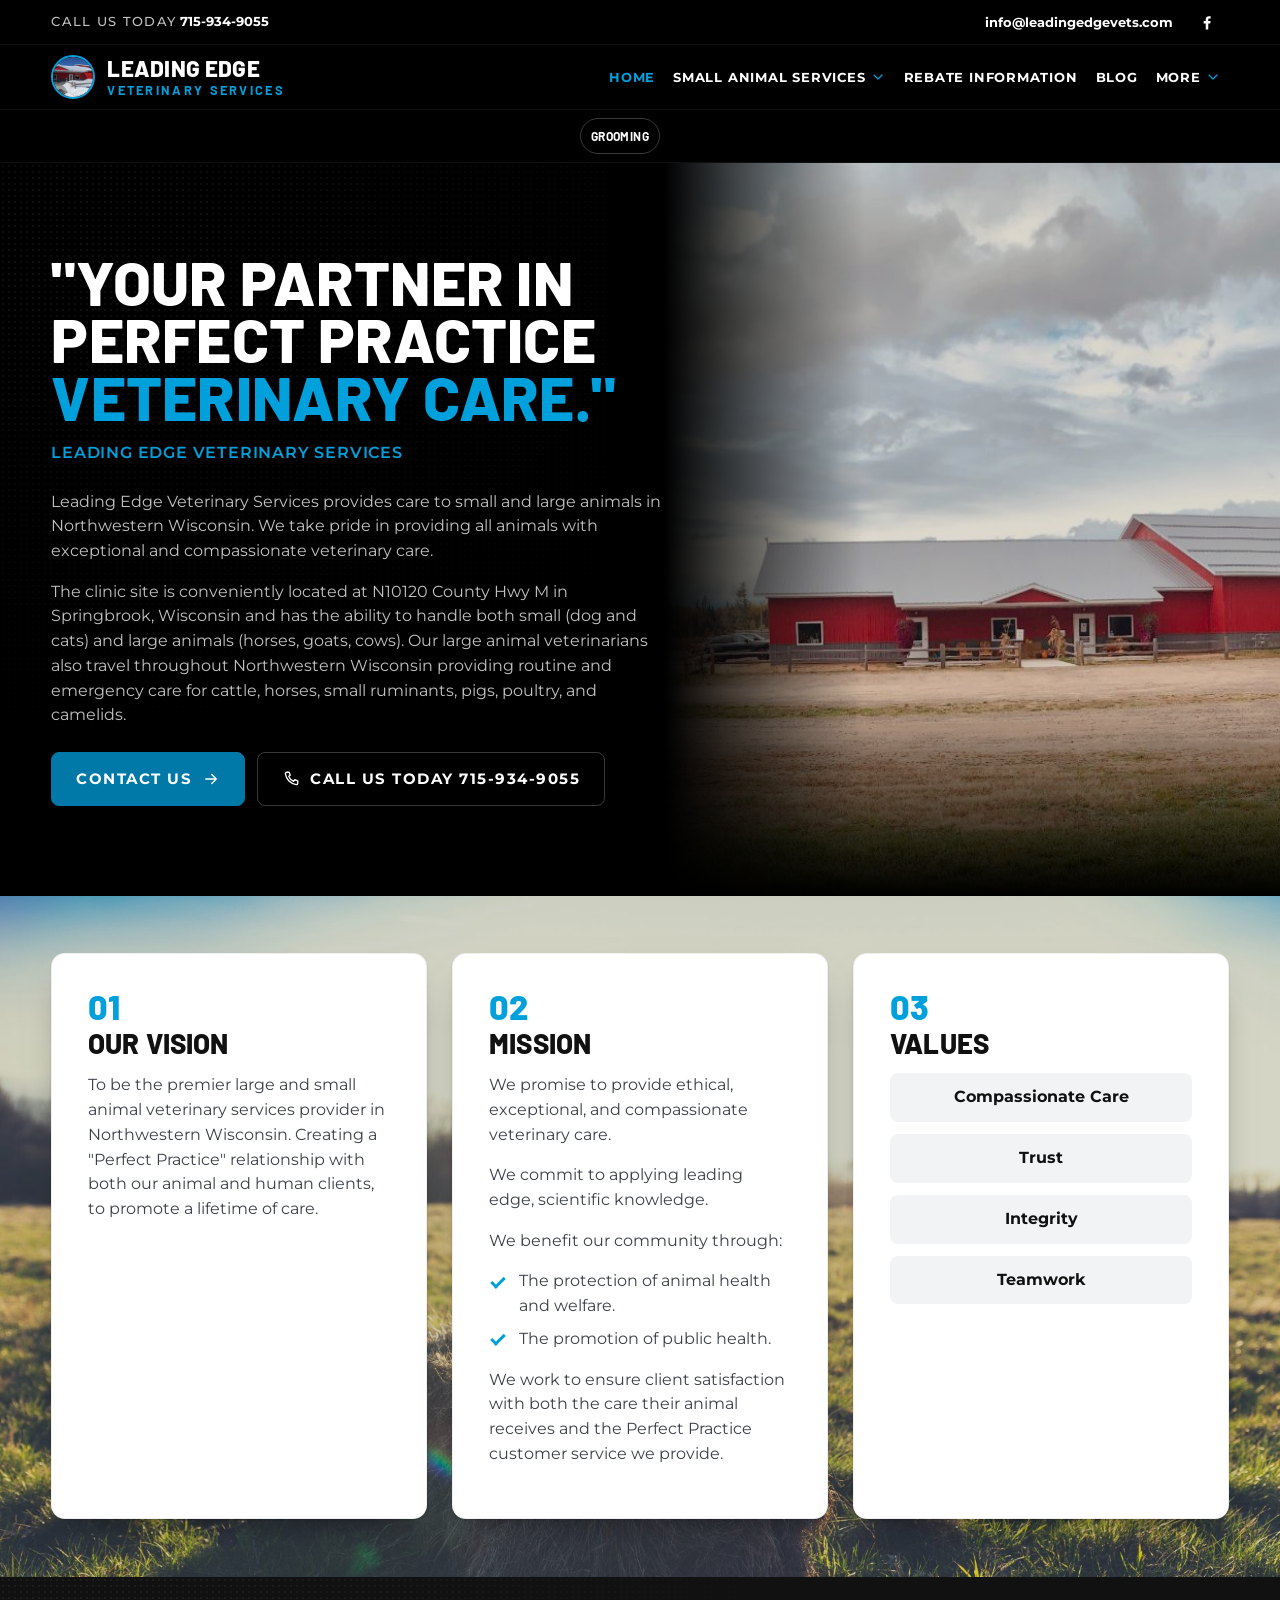
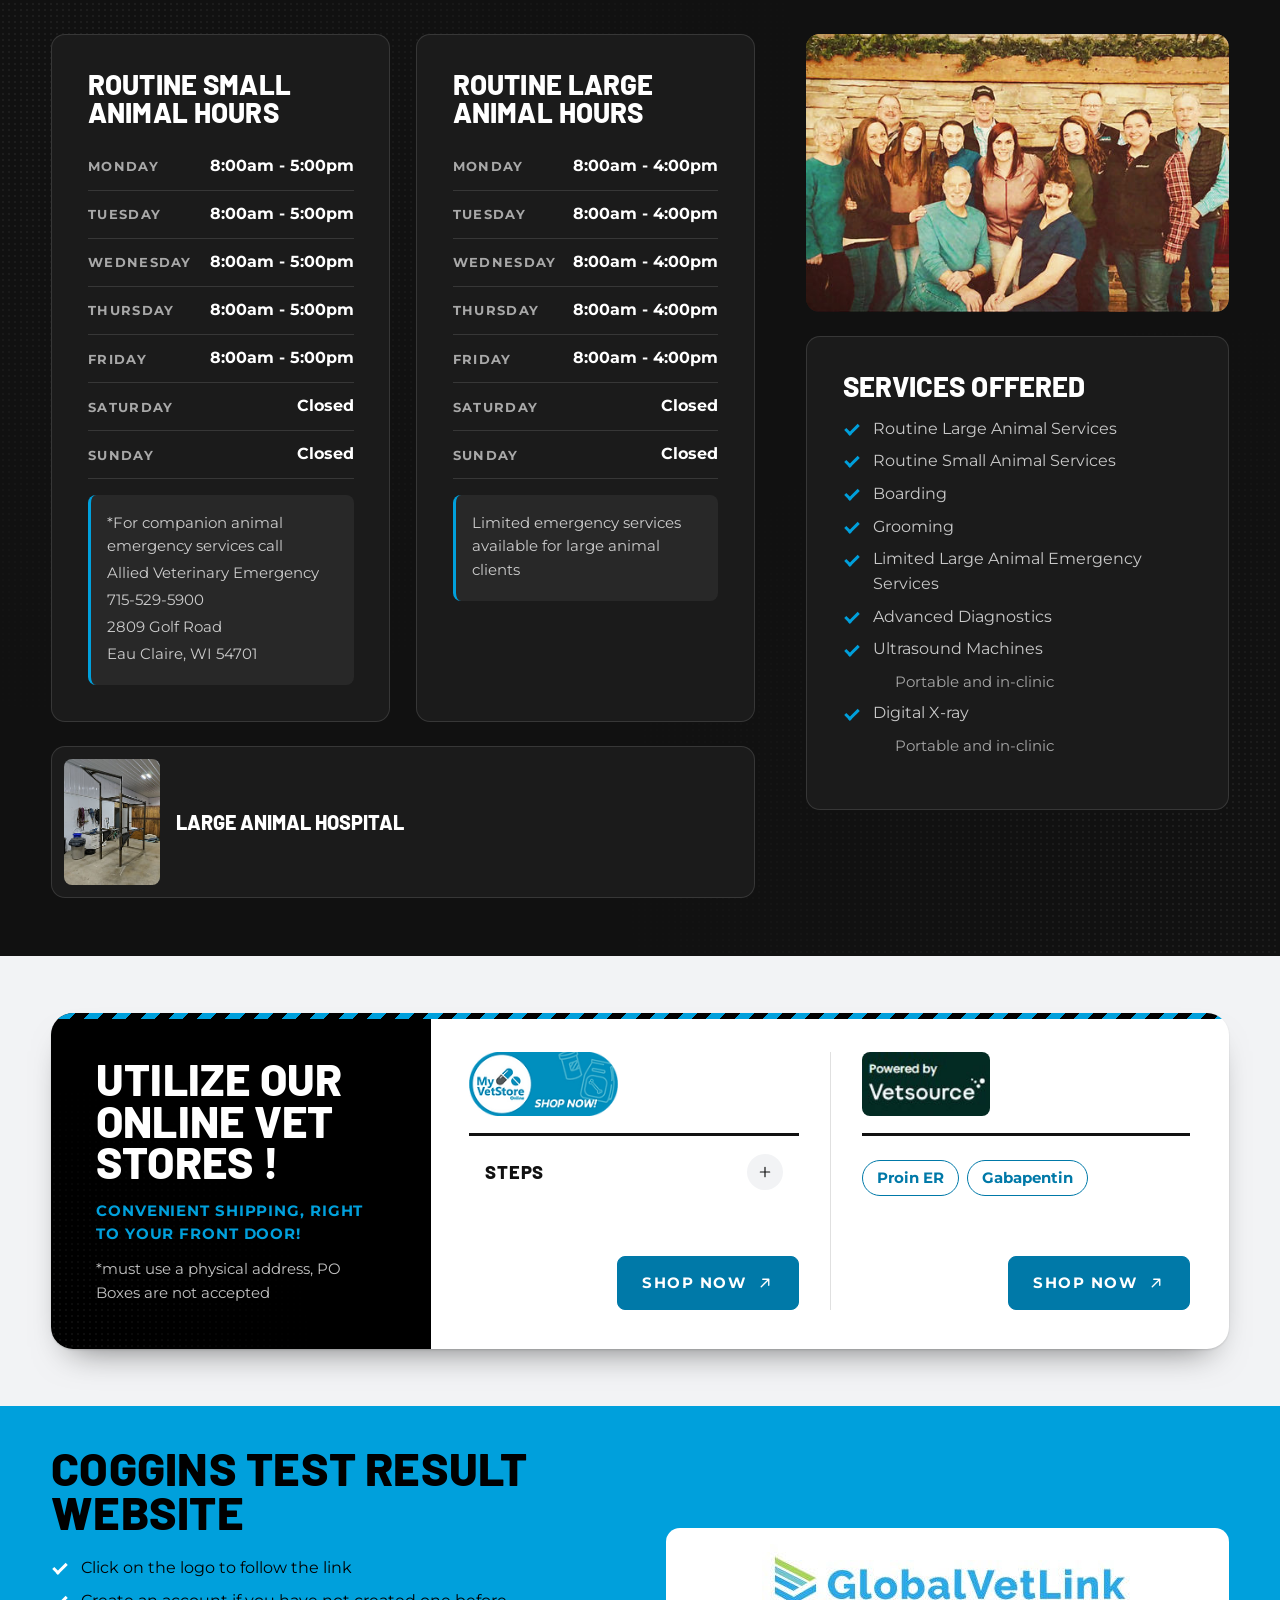
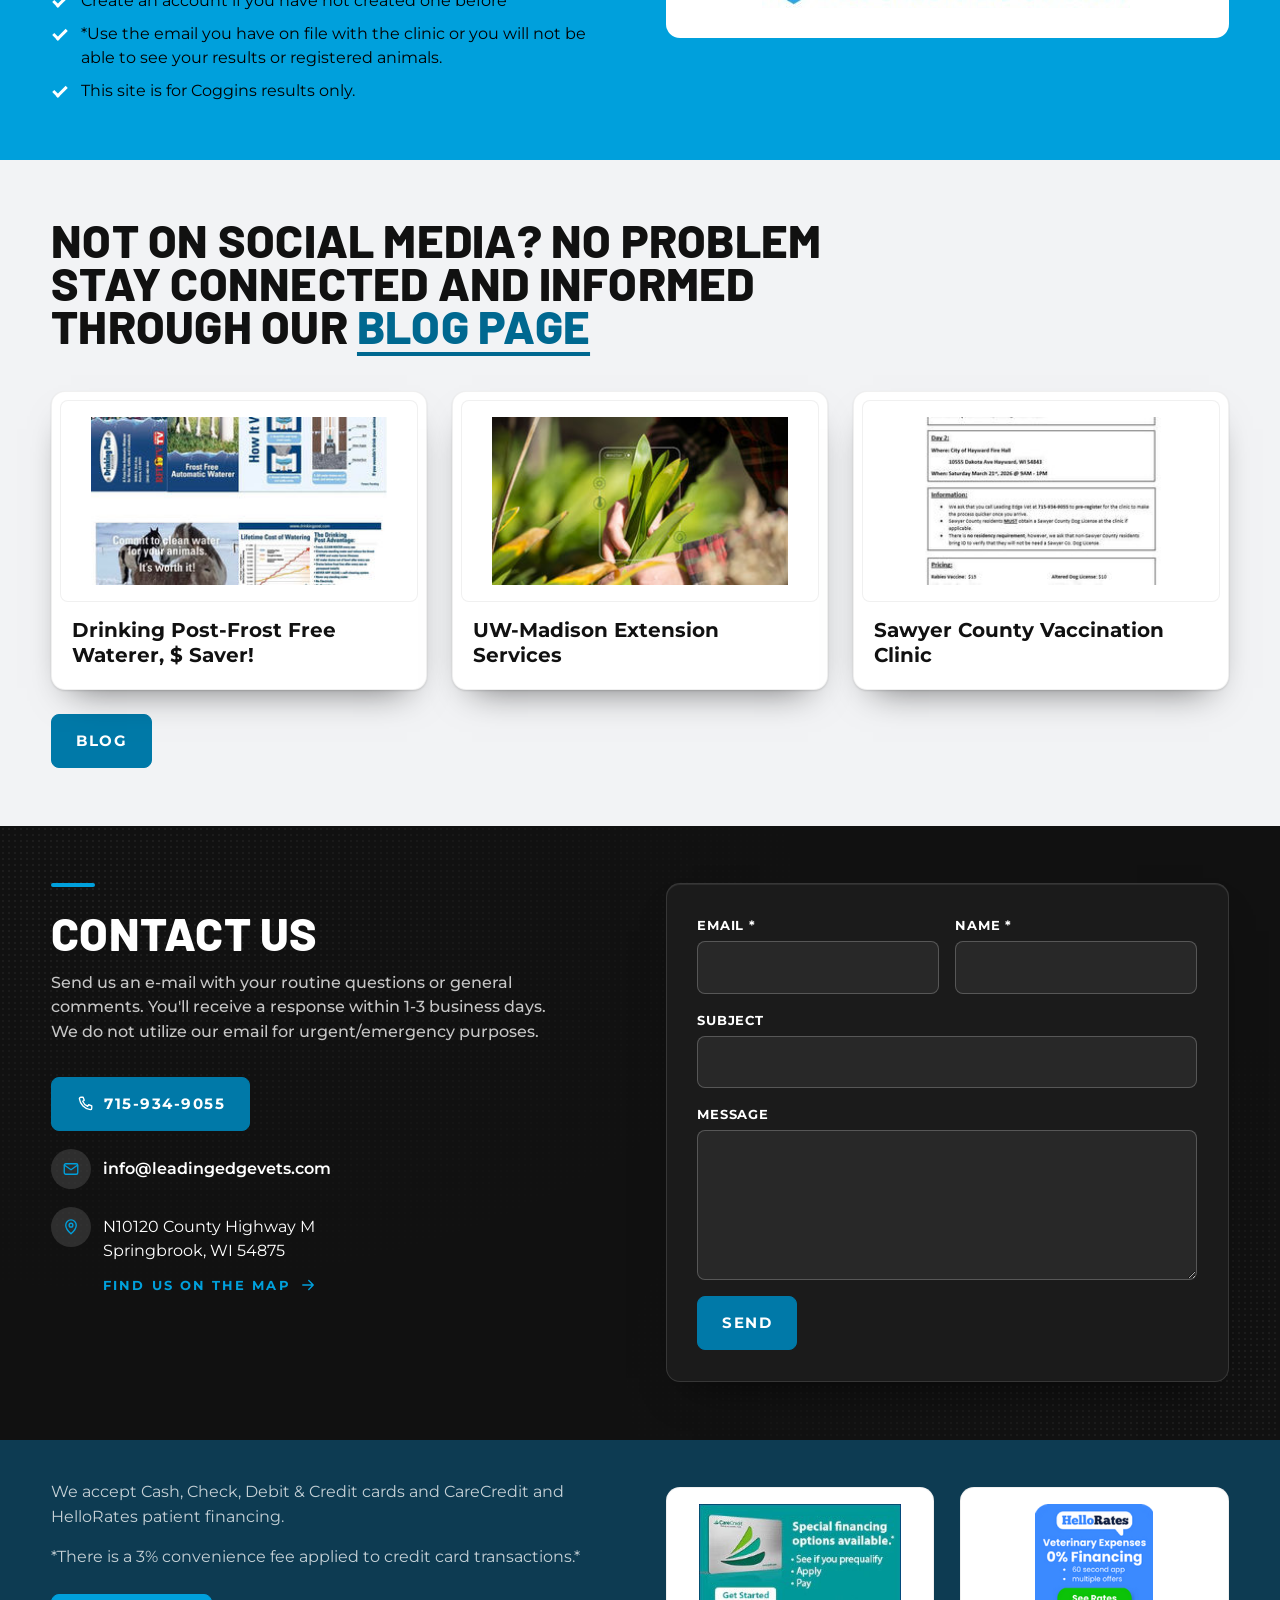
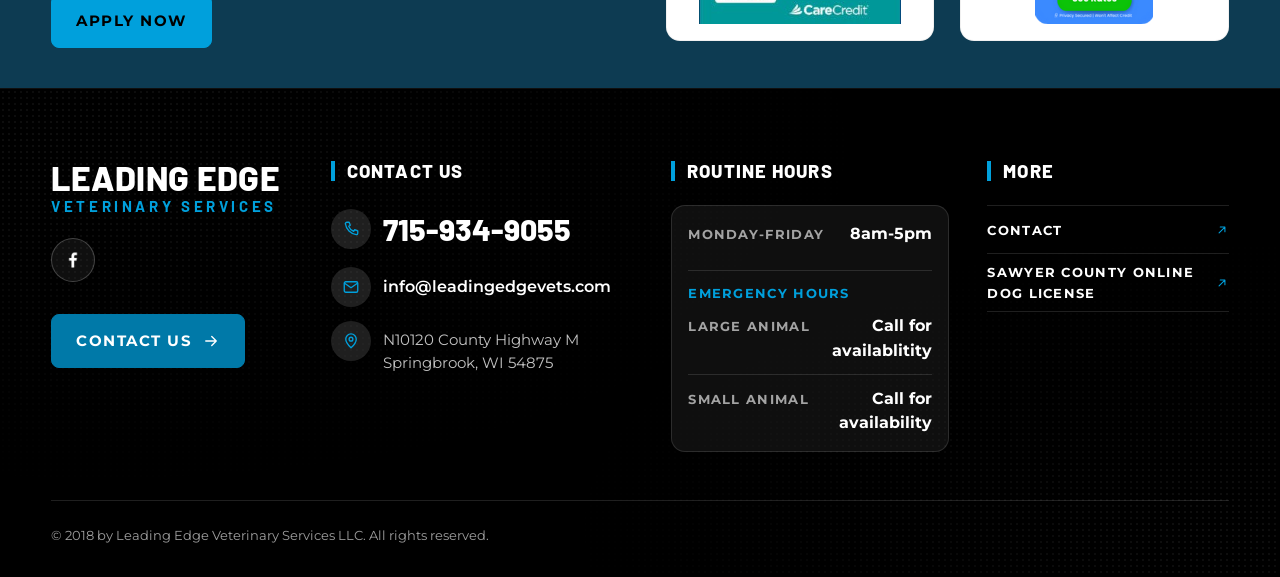
<file: index.html>
<!doctype html>
<html lang="en">
<head><script>window.__SR_BASE__="";function fixCustomPropUrls(style, baseURI) {
  return String(style).split(';').map(function (decl) {
    if (!/^\s*--[A-Za-z0-9_-]+\s*:/.test(decl)) return decl;
    return decl.replace(/url\((\s*['"]?)([^)'"]+)(['"]?\s*)\)/g, function (m, q1, ref, q2) {
      if (/^(?:[a-zA-Z][a-zA-Z0-9+.-]*:|\/|#)/.test(ref)) return m;
      try {
        var u = new URL(ref, baseURI);
        return 'url(' + q1 + u.pathname + u.search + u.hash + q2 + ')';
      } catch (e) { return m; }
    });
  }).join(';');
};(function(){function run(){var n=document.querySelectorAll('[style*="url("]');for(var i=0;i<n.length;i++){var s=n[i].getAttribute("style"),o=fixCustomPropUrls(s,document.baseURI);if(o!==s)n[i].setAttribute("style",o);}}if(document.readyState==="loading")document.addEventListener("DOMContentLoaded",run);else run();})();</script>
<meta charset="utf-8">
<meta name="viewport" content="width=device-width, initial-scale=1">
<meta name="theme-color" content="#000000">
<title>Leading Edge Veterinary Services | Springbrook, WI</title>
<meta name="description" content="Leading Edge Veterinary Services offers large and small animal care in Northwestern WI, from wellness exams and vaccines to dental care and surgery.">
<link rel="canonical" href="https://www.leadingedgevets.com">
<meta property="og:title" content="Leading Edge Veterinary Services | Springbrook, WI">
<meta property="og:description" content="Leading Edge Veterinary Services offers large and small animal care in Northwestern WI, from wellness exams and vaccines to dental care and surgery.">
<meta property="og:image" content="https://www.leadingedgevets.com/assets/06570bb5-a27d24_ea70481dac2d4fcca5f86eea3d7175a2-7Emv2_d_4032_3024_s_4_2.jpg">
<meta property="og:image:width" content="2500">
<meta property="og:image:height" content="1330">
<meta property="og:url" content="https://www.leadingedgevets.com">
<meta property="og:site_name" content="leadingedgevets">
<meta property="og:type" content="website">
<meta property="fb:admins" content="LeadingEdgeVS">
<meta name="twitter:card" content="summary_large_image">
<meta name="twitter:title" content="Leading Edge Veterinary Services | Springbrook, WI">
<meta name="twitter:description" content="Leading Edge Veterinary Services offers large and small animal care in Northwestern WI, from wellness exams and vaccines to dental care and surgery.">
<meta name="twitter:image" content="https://www.leadingedgevets.com/assets/06570bb5-a27d24_ea70481dac2d4fcca5f86eea3d7175a2-7Emv2_d_4032_3024_s_4_2.jpg">
<script type="application/ld+json">{"@context":"https://schema.org/","@type":"LocalBusiness","name":"Leading Edge Veterinary Services","url":"https://www.leadingedgevets.com","image":"https://www.leadingedgevets.com/assets/7c6c655d-726e4a_4a70690c0d3f41c3916b52ca18eeea1e-mv2.png","address":{"@type":"PostalAddress","addressCountry":"US","addressLocality":"Springbrook","addressRegion":"WI","postalCode":"54875-4504","streetAddress":"N10120 County Highway M"},"telephone":"715-934-9055"}</script>
<script type="application/ld+json">{"@context":"https://schema.org/","@type":"WebSite","name":"leadingedgevets","url":"https://www.leadingedgevets.com"}</script>
<link rel="icon" sizes="192x192" href="assets/9c70971f-726e4a_0eaae02867c745abbfa09205c87668c8-7Emv2.jpg" type="image/jpeg">
<link rel="shortcut icon" href="assets/a4242751-726e4a_0eaae02867c745abbfa09205c87668c8-7Emv2.jpg" type="image/jpeg">
<link rel="apple-touch-icon" href="assets/8c1d97eb-726e4a_0eaae02867c745abbfa09205c87668c8-7Emv2.jpg" type="image/jpeg">
<link rel="stylesheet" href="styles/site-motion.css">
<link rel="stylesheet" href="styles/site.bundle.css">
<script src="scripts/site-motion.js" defer></script>

<meta name="robots" content="index, follow">
<script type="application/ld+json">{"@context":"https://schema.org","@graph":[{"@type":"WebPage","@id":"https://www.leadingedgevets.com#webpage","url":"https://www.leadingedgevets.com","name":"Leading Edge Veterinary Services | Springbrook, WI","description":"Leading Edge Veterinary Services offers large and small animal care in Northwestern WI, from wellness exams and vaccines to dental care and surgery.","isPartOf":{"@id":"https://www.leadingedgevets.com/#website"},"about":{"@id":"https://www.leadingedgevets.com/#organization"},"inLanguage":"en"}]}</script>
</head>
<body>
<a class="skip-link" href="#main">Skip to Main Content</a>
<header class="site-header" id="top">
<div class="util"><div class="container util__row"><h2 class="util__h"><span class="util__label">Call Us Today</span> <a href="tel:715-934-9055">715-934-9055</a></h2><div class="util__end"><a class="util__email" href="mailto:info@leadingedgevets.com">info@leadingedgevets.com</a><a class="util__social" href="https://www.facebook.com/LeadingEdgeVS/" aria-label="facebook.com"><svg class="icon icon--facebook" viewBox="0 0 24 24" width="18" height="18" fill="currentColor" aria-hidden="true" focusable="false"><path d="M13.5 21v-7.2h2.4l.4-2.9h-2.8V9.1c0-.8.3-1.4 1.4-1.4h1.5V5.1a19 19 0 0 0-2.2-.1c-2.2 0-3.7 1.3-3.7 3.8v2.1H8v2.9h2.5V21z"/></svg></a></div></div></div>
<div class="bar-row"><div class="container bar">
<a class="brand brand--photo" href="./"><img class="brand__photo" src="assets/19a00feb-PXL_20220223_191254499_MP.jpg" alt="Clinic Entrance (Winter View)" width="255" height="200"><span class="brand__words"><span class="brand__top">Leading Edge</span><span class="brand__bottom">Veterinary Services</span></span></a>
<nav class="nav" aria-label="Main"><ul class="nav__list"><li class="nav__item"><a class="nav__link" href="./" aria-current="page">HOME</a></li><li class="nav__item"><a class="nav__link" href="small-animal-services/">Small Animal Services<svg class="icon icon--chevron" viewBox="0 0 24 24" width="16" height="16" fill="none" stroke="currentColor" stroke-width="1.8" stroke-linecap="round" stroke-linejoin="round" aria-hidden="true" focusable="false"><path d="m6 9 6 6 6-6"/></svg></a><ul class="nav__sub"><li><a href="small-animal-services/grooming">GROOMING</a></li></ul></li><li class="nav__item"><a class="nav__link" href="rebates">Rebate Information</a></li><li class="nav__item"><a class="nav__link" href="blog/">BLOG</a></li><li class="nav__item nav__item--right"><a class="nav__link" href="contact">More<svg class="icon icon--chevron" viewBox="0 0 24 24" width="16" height="16" fill="none" stroke="currentColor" stroke-width="1.8" stroke-linecap="round" stroke-linejoin="round" aria-hidden="true" focusable="false"><path d="m6 9 6 6 6-6"/></svg></a><ul class="nav__sub"><li><a href="contact">CONTACT</a></li><li><a href="https://www.doglicenses.us/WI/Sawyer/">SAWYER COUNTY ONLINE DOG LICENSE</a></li></ul></li></ul></nav>
<details class="menu"><summary><svg class="icon icon--menu" viewBox="0 0 24 24" width="22" height="22" fill="none" stroke="currentColor" stroke-width="1.8" stroke-linecap="round" stroke-linejoin="round" aria-hidden="true" focusable="false"><path d="M4 7h16M4 12h16M4 17h16"/></svg><span>Menu</span></summary><div class="menu__panel"><ul class="menu__list"><li><a href="./">HOME</a></li><li><a href="small-animal-services/">Small Animal Services</a></li><li class="menu__child"><a href="small-animal-services/grooming">GROOMING</a></li><li><a href="rebates">Rebate Information</a></li><li><a href="blog/">BLOG</a></li><li class="menu__child"><a href="contact">CONTACT</a></li><li class="menu__child"><a href="https://www.doglicenses.us/WI/Sawyer/">SAWYER COUNTY ONLINE DOG LICENSE</a></li></ul></div></details>
</div></div>
<nav class="chips-row" aria-label="Services"><div class="container"><ul class="chips-row__list"><li><a class="chip" href="small-animal-services/grooming">GROOMING</a></li></ul></div></nav>
</header>
<main id="main">
<section class="hero hero--photo reveal"><div class="hero__bg"><img class="hero__photo" src="assets/fc37fbef-726e4a_78709d1fe13a4fc3b49aa1a51b615a97-mv2.jpg" alt="Clinic on Highway 63" width="1920" height="711" fetchpriority="high" decoding="async"></div><div class="container hero__grid">
<div><h1>&quot;Your partner in perfect practice <span class="accent">veterinary care.&quot;</span></h1>
<p class="hero__lead">Leading Edge Veterinary Services</p>
<p>Leading Edge Veterinary Services provides care to small and large animals in Northwestern Wisconsin. We take pride in providing all animals with exceptional and compassionate veterinary care.</p><p>​The clinic site is conveniently located at N10120 County Hwy M in Springbrook, Wisconsin and has the ability to handle both small (dog and cats) and large animals (horses, goats, cows). Our large animal veterinarians also travel throughout Northwestern Wisconsin providing routine and emergency care for cattle, horses, small ruminants, pigs, poultry, and camelids.</p>
<div class="btn-row"><a class="btn btn--primary" href="contact">CONTACT US<svg class="icon icon--arrow" viewBox="0 0 24 24" width="18" height="18" fill="none" stroke="currentColor" stroke-width="1.8" stroke-linecap="round" stroke-linejoin="round" aria-hidden="true" focusable="false"><path d="M5 12h14M13 6l6 6-6 6"/></svg></a><a class="btn btn--secondary" href="tel:715-934-9055"><svg class="icon icon--phone" viewBox="0 0 24 24" width="18" height="18" fill="none" stroke="currentColor" stroke-width="1.8" stroke-linecap="round" stroke-linejoin="round" aria-hidden="true" focusable="false"><path d="M6.5 3h3l1.5 4-2 1.5a11 11 0 0 0 6.5 6.5l1.5-2 4 1.5v3a2 2 0 0 1-2 2A17 17 0 0 1 4.5 5a2 2 0 0 1 2-2z"/></svg>Call Us Today 715-934-9055</a></div></div>
</div></section>

<section class="band t-paper band--photo reveal"><img class="band__bg" src="assets/75d4b32c-nsplsh_423355615f33384377486b-mv2_d_5616_3744_s_4_2.jpg" alt="" width="1920" height="1280" loading="lazy" decoding="async"><div class="container">
<div class="cards cards--3">
<article class="card"><div class="card__icon" aria-hidden="true">01</div><h2>OUR VISION</h2><p>To be the premier large and small animal veterinary services provider in Northwestern Wisconsin. Creating a &quot;Perfect Practice&quot; relationship with both our animal and human clients, to promote a lifetime of care.</p></article>
<article class="card"><div class="card__icon" aria-hidden="true">02</div><h2>MISSION</h2><p>We promise to provide ethical, exceptional, and compassionate veterinary care.</p><p>We commit to applying leading edge, scientific knowledge.</p><p>We benefit our community through:</p><ul class="checklist"><li>The protection of animal health and welfare.</li><li>The promotion of public health.​</li></ul><p>We work to ensure client satisfaction with both the care their animal receives and the Perfect Practice customer service we provide.</p></article>
<article class="card"><div class="card__icon" aria-hidden="true">03</div><h2>VALUES</h2><div class="values"><p>Compassionate Care</p><p>Trust</p><p>Integrity</p><p>Teamwork</p></div></article>
</div></div></section>

<section class="band t-coal reveal"><div class="container">
<div class="split split--hours">
<div>
<div class="cards">
<article class="card card--dark"><h3>Routine Small Animal Hours</h3><table class="hours"><tr><td>Monday</td><td>8:00am - 5:00pm</td></tr><tr><td>Tuesday</td><td>8:00am - 5:00pm</td></tr><tr><td>Wednesday</td><td>8:00am - 5:00pm</td></tr><tr><td>Thursday</td><td>8:00am - 5:00pm</td></tr><tr><td>Friday</td><td>8:00am - 5:00pm</td></tr><tr><td>Saturday</td><td>Closed</td></tr><tr><td>Sunday</td><td>Closed</td></tr></table><div class="note"><p>*For companion animal emergency services call</p><p>Allied Veterinary Emergency</p><p>715-529-5900</p><p>2809 Golf Road</p><p>Eau Claire, WI 54701</p></div></article>
<article class="card card--dark"><h3>Routine Large Animal Hours</h3><table class="hours"><tr><td>Monday</td><td>8:00am - 4:00pm</td></tr><tr><td>Tuesday</td><td>8:00am - 4:00pm</td></tr><tr><td>Wednesday</td><td>8:00am - 4:00pm</td></tr><tr><td>Thursday</td><td>8:00am - 4:00pm</td></tr><tr><td>Friday</td><td>8:00am - 4:00pm</td></tr><tr><td>Saturday</td><td>Closed</td></tr><tr><td>Sunday</td><td>Closed</td></tr></table><div class="note"><p>Limited emergency services available for large animal clients</p></div></article>
</div>
<div class="hospital"><img src="assets/d076faf0-stocks.jpg" alt="Large Animal Hospital" width="221" height="291" loading="lazy" decoding="async"><span class="hospital__cap">Large Animal Hospital</span></div>
</div>
<div>
<figure class="frame frame--video"><span class="frame__media"><img src="assets/dcfc3e93-726e4a_9b0931367d5045d490f70bb6e925145cf000.jpg" alt="" width="504" height="331" loading="lazy" decoding="async"><video class="frame__video" src="assets/8e40c547-726e4a_9b0931367d5045d490f70bb6e925145c-360p.mp4" poster="assets/dcfc3e93-726e4a_9b0931367d5045d490f70bb6e925145cf000.jpg" width="504" height="331" muted loop playsinline preload="none" aria-hidden="true"></video></span></figure>
<article class="card card--dark" style="margin-top:var(--sp-5)"><h3>Services Offered</h3><ul class="checklist"><li>Routine Large Animal Services</li><li>Routine Small Animal Services</li><li>Boarding</li><li>Grooming</li><li>Limited Large Animal Emergency Services</li><li>​Advanced Diagnostics</li><li>Ultrasound Machines</li><li class="sub">Portable and in-clinic</li><li>Digital X-ray​</li><li class="sub">Portable and in-clinic​</li></ul></article>
</div>
</div></div></section>

<section class="band t-paper reveal"><div class="container">
<div class="store-card">
<div class="store-card__intro"><span class="page-hero__bar" aria-hidden="true"></span><h2>Utilize Our Online Vet Stores !</h2><p class="store-card__lead">Convenient shipping, right to your front door!</p><p class="store-card__note">*must use a physical address, PO Boxes are not accepted</p></div>
<div class="store-card__cols">
<article class="store-col store-col--mvs"><div class="store-col__head"><a class="logo-link" href="https://leadingedgevets.myvetstoreonline.pharmacy/shop" aria-label="MyVetStoreOnline Pharmacy Store Owner Log In"><figure class="frame store-col__logo frame--natural"><img src="assets/7322fbc9-726e4a_7b33e24fb0a04e4c91c198034f7f2b13-mv2.png" alt="MyVetStoreOnline Pharmacy Store Owner Log In" width="170" height="73" loading="lazy" decoding="async"></figure></a></div><details class="store-col__more"><summary><span>Steps</span><span class="faq__toggle" aria-hidden="true"><svg class="icon icon--plus" viewBox="0 0 24 24" width="16" height="16" fill="none" stroke="currentColor" stroke-width="1.8" stroke-linecap="round" stroke-linejoin="round" aria-hidden="true" focusable="false"><path d="M12 5v14M5 12h14"/></svg></span></summary><ol class="store-steps"><li>Click on the bubble</li><li>First Time? Go to Register</li><li>Create a user name and password, enter your name and email address</li><li>Follow the link sent to your newly registered email address</li><li>Enter the Hayward zip code (54843) and search within 5 miles</li><li>Select Leading Edge Veterinary Services as your veterinary clinic provider</li><li>Finish your registration and add your pets!!​</li></ol></details><a class="btn btn--primary store-col__cta" href="https://leadingedgevets.myvetstoreonline.pharmacy/shop">SHOP NOW<svg class="icon icon--out" viewBox="0 0 24 24" width="18" height="18" fill="none" stroke="currentColor" stroke-width="1.8" stroke-linecap="round" stroke-linejoin="round" aria-hidden="true" focusable="false"><path d="M7 17 17 7M9 7h8v8"/></svg></a></article>
<article class="store-col store-col--vs"><div class="store-col__head"><a class="logo-link" href="https://leadingedgevetservices.securevetsource.com/index.pml" aria-label="Vetsource Online Pharmacy Store"><figure class="frame store-col__logo frame--natural"><img src="assets/8e4c608e-Vetsource-20Logo.jpg" alt="Vetsource Online Pharmacy Store" width="157" height="78" loading="lazy" decoding="async"></figure></a></div><ul class="store-items"><li>Proin ER</li><li>Gabapentin</li></ul><a class="btn btn--primary store-col__cta" href="https://leadingedgevetservices.securevetsource.com/index.pml">SHOP NOW<svg class="icon icon--out" viewBox="0 0 24 24" width="18" height="18" fill="none" stroke="currentColor" stroke-width="1.8" stroke-linecap="round" stroke-linejoin="round" aria-hidden="true" focusable="false"><path d="M7 17 17 7M9 7h8v8"/></svg></a></article>
</div>
</div>
</div></section>

<section class="band t-blue band--tight reveal"><div class="container split split--center">
<div><h2>Coggins Test Result Website</h2><ul class="checklist"><li>Click on the logo to follow the link</li><li>Create an account if you have not created one before</li><li>*Use the email you have on file with the clinic or you will not be able to see your results or registered animals.</li><li>This site is for Coggins results only.</li></ul></div>
<div><a class="logo-link" href="https://www.globalvetlink.com/myvetlink/" aria-label="Global Vet Link-Owner Login (Coggins Results)"><figure class="frame frame--contain"><img src="assets/754fcee8-GVL.jpg" alt="Global Vet Link-Owner Login (Coggins Results)" width="371" height="78" loading="lazy" decoding="async"></figure></a></div>
</div></section>

<section class="band t-paper reveal"><div class="container">
<div class="section-head"><h2>Not on Social Media? No problem Stay Connected and Informed through our <a href="blog/">Blog Page</a></h2></div>
<div class="post-grid"><article class="card post-card"><figure class="frame frame--natural"><img src="assets/e1dde863-ddddbc_ea7aa77f5b1b4f0b832bbf8087c79f47-mv2.webp" alt="Drinking Post-Frost Free Waterer, $ Saver!" width="292" height="165" loading="lazy" decoding="async"></figure><div class="post-card__body"><h3 class="post-card__title"><a href="blog/drinking-post-frost-free-waterer-saver">Drinking Post-Frost Free Waterer, $ Saver!</a></h3></div></article><article class="card post-card"><figure class="frame frame--natural"><img src="assets/227df6e5-11062b_3fcdc305d2d945329642d46feb1359b8-mv2.webp" alt="UW-Madison Extension Services" width="292" height="165" loading="lazy" decoding="async"></figure><div class="post-card__body"><h3 class="post-card__title"><a href="blog/uw-madison-extension-services">UW-Madison Extension Services</a></h3></div></article><article class="card post-card"><figure class="frame frame--natural"><img src="assets/55597432-ddddbc_a53928a0f19a4b1288d0f1d71a428765-mv2.webp" alt="Sawyer County Vaccination Clinic" width="292" height="165" loading="lazy" decoding="async"></figure><div class="post-card__body"><h3 class="post-card__title"><a href="blog/sawyer-county-vaccination-clinic">Sawyer County Vaccination Clinic</a></h3></div></article></div>
<div class="btn-row"><a class="btn btn--primary" href="blog/">BLOG</a></div>
</div></section>

<section class="band t-coal reveal"><div class="container split split--form">
<div class="form-intro"><span class="page-hero__bar" aria-hidden="true"></span><h2>CONTACT US</h2><h3 class="form-intro__lead">Send us an e-mail with your routine questions or general comments. You'll receive a response within 1-3 business days. We do not utilize our email for urgent/emergency purposes.</h3><div class="form-intro__reach"><div class="contact-card__group"><a class="btn btn--primary contact-card__call" href="tel:715-934-9055"><svg class="icon icon--phone" viewBox="0 0 24 24" width="18" height="18" fill="none" stroke="currentColor" stroke-width="1.8" stroke-linecap="round" stroke-linejoin="round" aria-hidden="true" focusable="false"><path d="M6.5 3h3l1.5 4-2 1.5a11 11 0 0 0 6.5 6.5l1.5-2 4 1.5v3a2 2 0 0 1-2 2A17 17 0 0 1 4.5 5a2 2 0 0 1 2-2z"/></svg><span>715-934-9055</span></a></div><div class="contact-card__group"><div class="contact-row"><span class="contact-row__icon"><svg class="icon icon--mail" viewBox="0 0 24 24" width="18" height="18" fill="none" stroke="currentColor" stroke-width="1.8" stroke-linecap="round" stroke-linejoin="round" aria-hidden="true" focusable="false"><rect x="3" y="5" width="18" height="14" rx="2"/><path d="m3.5 7 8.5 6 8.5-6"/></svg></span><a href="mailto:info@leadingedgevets.com">info@leadingedgevets.com</a></div></div><div class="contact-card__group"><div class="contact-row contact-row--top"><span class="contact-row__icon"><svg class="icon icon--pin" viewBox="0 0 24 24" width="18" height="18" fill="none" stroke="currentColor" stroke-width="1.8" stroke-linecap="round" stroke-linejoin="round" aria-hidden="true" focusable="false"><path d="M12 21s-7-6.2-7-11.5a7 7 0 0 1 14 0C19 14.8 12 21 12 21z"/><circle cx="12" cy="9.5" r="2.5"/></svg></span><p class="contact-row__text">N10120 County Highway M<br>Springbrook, WI 54875</p></div><a class="textlink" href="https://www.google.com/maps/search/?api=1&amp;query=N10120%20County%20Highway%20M%2C%20Springbrook%2C%20WI%2054875">Find Us on the Map<svg class="icon icon--arrow" viewBox="0 0 24 24" width="18" height="18" fill="none" stroke="currentColor" stroke-width="1.8" stroke-linecap="round" stroke-linejoin="round" aria-hidden="true" focusable="false"><path d="M5 12h14M13 6l6 6-6 6"/></svg></a></div></div></div>
<form class="form contact-form" aria-label="Contact">
<div class="form__row"><div class="field"><label for="f-email">Email *</label><input id="f-email" name="email" type="email" required></div>
<div class="field"><label for="f-name">Name *</label><input id="f-name" name="name" type="text" required></div></div>
<div class="field"><label for="f-subject">Subject</label><input id="f-subject" name="subject" type="text"></div>
<div class="field"><label for="f-message">Message</label><textarea id="f-message" name="message"></textarea></div>
<div><button class="btn btn--primary" type="submit">Send</button></div>
<p class="form__status" hidden>Thanks! Message sent.</p>
</form>
</div></section>

<section class="band t-navy band--tight reveal"><div class="container split split--center">
<div><p>We accept Cash, Check, Debit &amp; Credit cards and CareCredit and HelloRates patient financing.</p><p>*There is a 3% convenience fee applied to credit card transactions.*</p><div class="btn-row"><a class="btn btn--primary" href="https://www.carecredit.com/apply/">Apply Now</a></div></div>
<div class="cards"><figure class="frame frame--contain frame--natural"><img src="assets/aaae2035-CareCredit.jpg" alt="CareCredit Payment Assistance" width="265" height="158" loading="lazy" decoding="async"></figure><a class="logo-link" href="https://hellorates.com/financing/leading-edge-veterinary-services-llc/" aria-label="HelloRates Patient Financing"><figure class="frame frame--contain frame--natural"><img src="assets/45a762a3-726e4a_56149248eda741778bb74923b8227767-mv2.png" alt="HelloRates Patient Financing" width="184" height="187" loading="lazy" decoding="async"></figure></a></div>
</div></section>
</main>
<footer class="site-footer">
<div class="container">
<div class="footer__grid">
<div class="footer__brand"><a class="brand footer__logo" href="./"><span class="brand__top">Leading Edge</span><span class="brand__bottom">Veterinary Services</span></a>
<p class="footer__socials"><a class="footer__social" href="https://www.facebook.com/LeadingEdgeVS/" aria-label="facebook.com"><img loading="lazy" src="assets/681dce45-23fd2a2be53141ed810f4d3dcdcd01fa.png" alt="White Facebook Icon" width="20" height="20"></a></p>
<p><a class="btn btn--primary" href="contact">CONTACT US<svg class="icon icon--arrow" viewBox="0 0 24 24" width="18" height="18" fill="none" stroke="currentColor" stroke-width="1.8" stroke-linecap="round" stroke-linejoin="round" aria-hidden="true" focusable="false"><path d="M5 12h14M13 6l6 6-6 6"/></svg></a></p></div>
<div class="footer__reach"><p class="footer__title">CONTACT US</p>
<a class="footer__phone" href="tel:715-934-9055"><span class="contact-row__icon"><svg class="icon icon--phone" viewBox="0 0 24 24" width="18" height="18" fill="none" stroke="currentColor" stroke-width="1.8" stroke-linecap="round" stroke-linejoin="round" aria-hidden="true" focusable="false"><path d="M6.5 3h3l1.5 4-2 1.5a11 11 0 0 0 6.5 6.5l1.5-2 4 1.5v3a2 2 0 0 1-2 2A17 17 0 0 1 4.5 5a2 2 0 0 1 2-2z"/></svg></span><span>715-934-9055</span></a>
<div class="contact-row"><span class="contact-row__icon"><svg class="icon icon--mail" viewBox="0 0 24 24" width="18" height="18" fill="none" stroke="currentColor" stroke-width="1.8" stroke-linecap="round" stroke-linejoin="round" aria-hidden="true" focusable="false"><rect x="3" y="5" width="18" height="14" rx="2"/><path d="m3.5 7 8.5 6 8.5-6"/></svg></span><a href="mailto:info@leadingedgevets.com">info@leadingedgevets.com</a></div>
<div class="contact-row contact-row--top"><span class="contact-row__icon"><svg class="icon icon--pin" viewBox="0 0 24 24" width="18" height="18" fill="none" stroke="currentColor" stroke-width="1.8" stroke-linecap="round" stroke-linejoin="round" aria-hidden="true" focusable="false"><path d="M12 21s-7-6.2-7-11.5a7 7 0 0 1 14 0C19 14.8 12 21 12 21z"/><circle cx="12" cy="9.5" r="2.5"/></svg></span><p class="contact-row__text">N10120 County Highway M<br>Springbrook, WI 54875</p></div></div>
<div class="footer__hours"><p class="footer__title">Routine Hours</p><div class="hours-panel"><table class="hours"><tbody><tr><td>Monday-Friday</td><td>8am-5pm</td></tr></tbody></table><p class="footer__sub">Emergency Hours</p><table class="hours"><tbody><tr><td>Large Animal</td><td>Call for availablitity</td></tr><tr><td>Small Animal</td><td>Call for availability</td></tr></tbody></table></div></div>
<div class="footer__links"><p class="footer__title">More</p><ul class="footer__list"><li><a href="contact"><span>CONTACT</span><svg class="icon icon--out" viewBox="0 0 24 24" width="14" height="14" fill="none" stroke="currentColor" stroke-width="1.8" stroke-linecap="round" stroke-linejoin="round" aria-hidden="true" focusable="false"><path d="M7 17 17 7M9 7h8v8"/></svg></a></li><li><a href="https://www.doglicenses.us/WI/Sawyer/"><span>SAWYER COUNTY ONLINE DOG LICENSE</span><svg class="icon icon--out" viewBox="0 0 24 24" width="14" height="14" fill="none" stroke="currentColor" stroke-width="1.8" stroke-linecap="round" stroke-linejoin="round" aria-hidden="true" focusable="false"><path d="M7 17 17 7M9 7h8v8"/></svg></a></li></ul></div>
</div>
<p class="footer__legal">© 2018 by Leading Edge Veterinary Services LLC. All rights reserved.</p>
</div>
</footer>
</body>
</html>
</file>
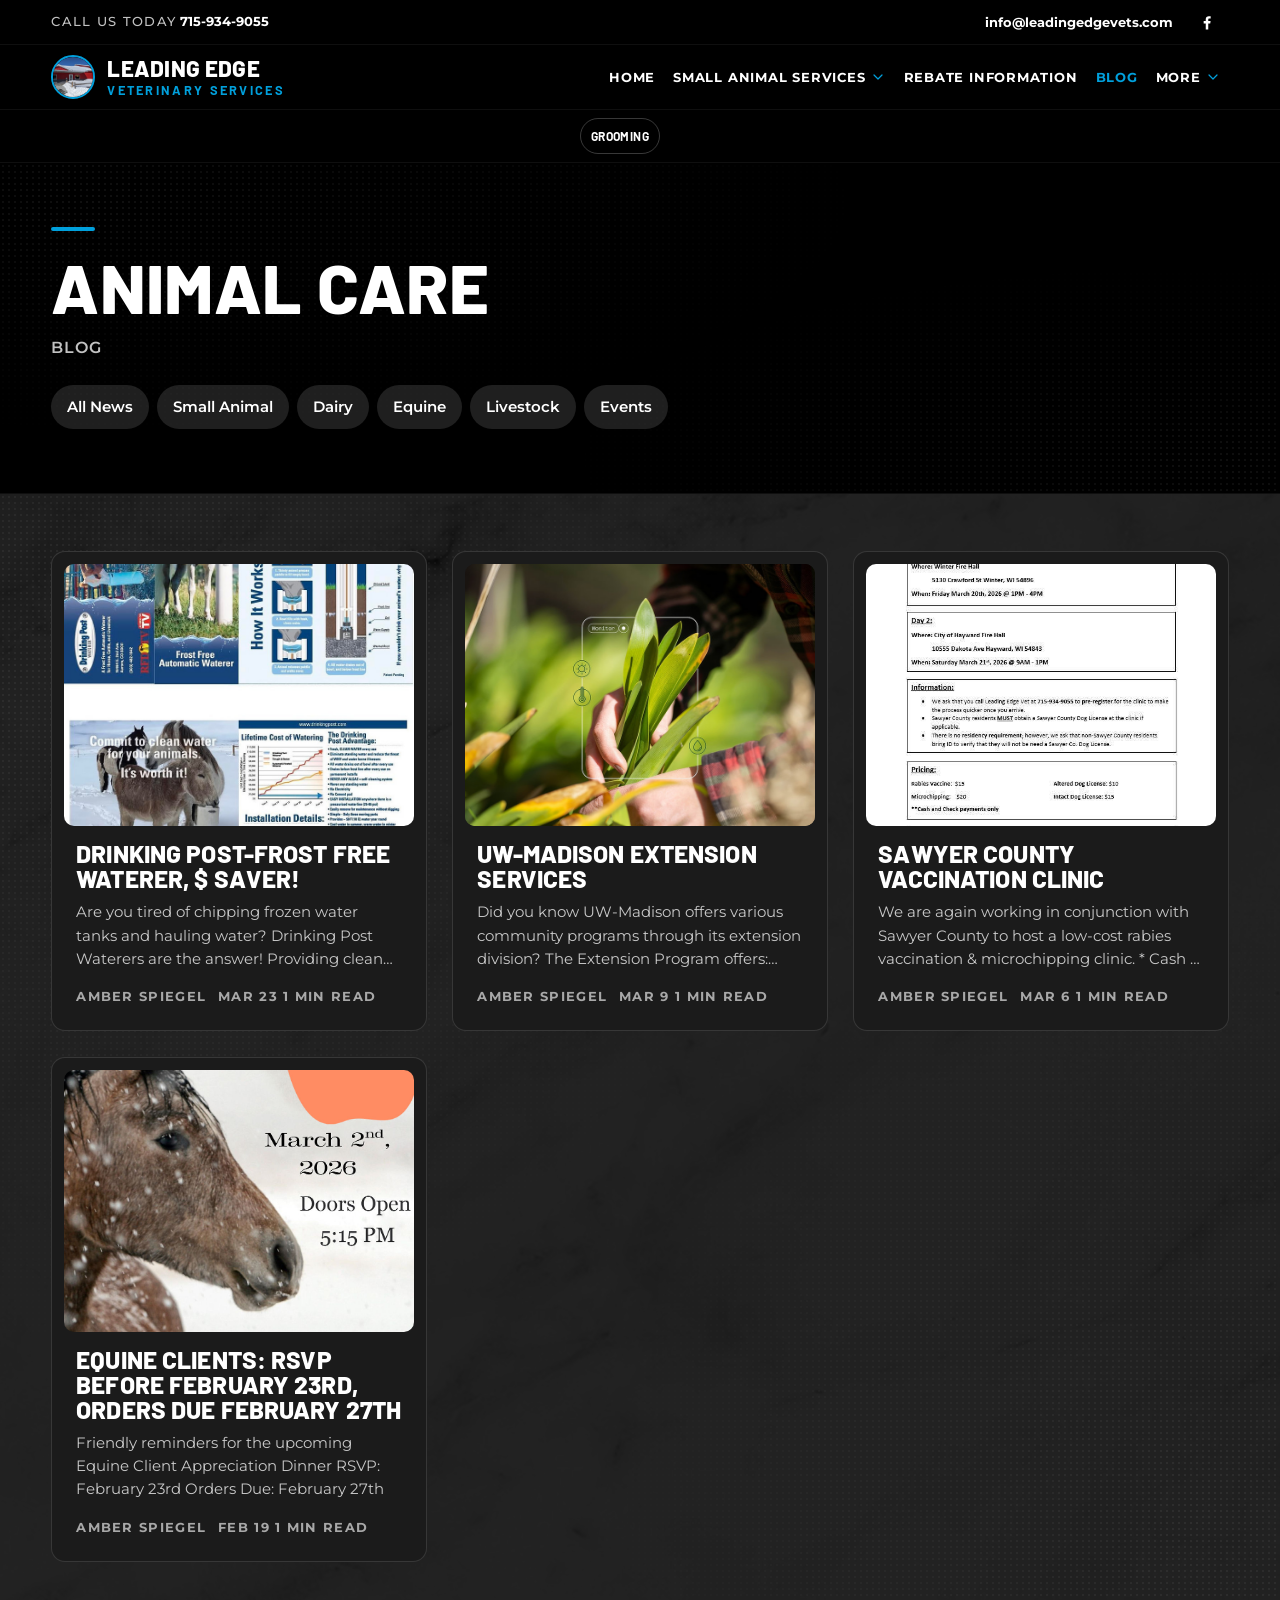
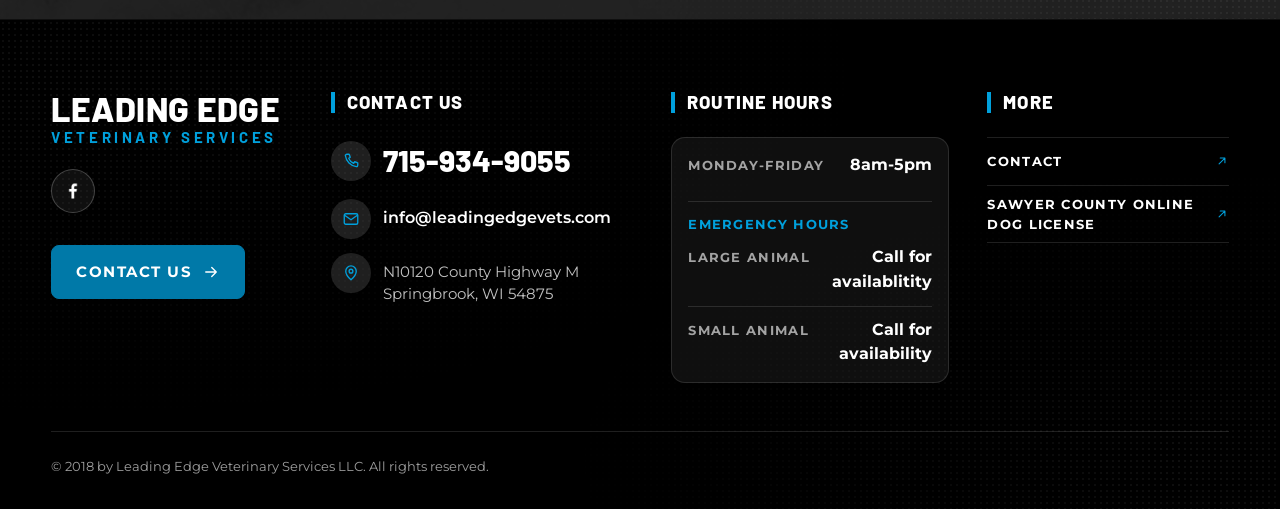
<file: blog/index.html>
<!doctype html>
<html lang="en">
<head><script>window.__SR_BASE__="../";function fixCustomPropUrls(style, baseURI) {
  return String(style).split(';').map(function (decl) {
    if (!/^\s*--[A-Za-z0-9_-]+\s*:/.test(decl)) return decl;
    return decl.replace(/url\((\s*['"]?)([^)'"]+)(['"]?\s*)\)/g, function (m, q1, ref, q2) {
      if (/^(?:[a-zA-Z][a-zA-Z0-9+.-]*:|\/|#)/.test(ref)) return m;
      try {
        var u = new URL(ref, baseURI);
        return 'url(' + q1 + u.pathname + u.search + u.hash + q2 + ')';
      } catch (e) { return m; }
    });
  }).join(';');
};(function(){function run(){var n=document.querySelectorAll('[style*="url("]');for(var i=0;i<n.length;i++){var s=n[i].getAttribute("style"),o=fixCustomPropUrls(s,document.baseURI);if(o!==s)n[i].setAttribute("style",o);}}if(document.readyState==="loading")document.addEventListener("DOMContentLoaded",run);else run();})();</script>
<meta charset="utf-8">
<meta name="viewport" content="width=device-width, initial-scale=1">
<meta name="theme-color" content="#000000">
<title>Animal Care | Hayward, WI | Leading Edge Veterinary Services</title>
<meta name="description" content="Leading Edge Veterinary Services offers services for horses, dairy and beef cattle, small animal, swine, small ruminants and camelids in northern WI.">
<link rel="canonical" href="https://www.leadingedgevets.com/blog/">
<meta property="og:title" content="Animal Care | Hayward, WI | Leading Edge Veterinary Services">
<meta property="og:description" content="Leading Edge Veterinary Services offers services for horses, dairy and beef cattle, small animal, swine, small ruminants and camelids in northern WI.">
<meta property="og:image" content="https://www.leadingedgevets.com/assets/06570bb5-a27d24_ea70481dac2d4fcca5f86eea3d7175a2-7Emv2_d_4032_3024_s_4_2.jpg">
<meta property="og:image:width" content="2500">
<meta property="og:image:height" content="1330">
<meta property="og:url" content="https://www.leadingedgevets.com/blog/">
<meta property="og:site_name" content="leadingedgevets">
<meta property="og:type" content="website">
<meta property="fb:admins" content="LeadingEdgeVS">
<meta name="twitter:card" content="summary_large_image">
<meta name="twitter:title" content="Animal Care | Hayward, WI | Leading Edge Veterinary Services">
<meta name="twitter:description" content="Leading Edge Veterinary Services offers services for horses, dairy and beef cattle, small animal, swine, small ruminants and camelids in northern WI.">
<meta name="twitter:image" content="https://www.leadingedgevets.com/assets/06570bb5-a27d24_ea70481dac2d4fcca5f86eea3d7175a2-7Emv2_d_4032_3024_s_4_2.jpg">
<link rel="icon" sizes="192x192" href="../assets/9c70971f-726e4a_0eaae02867c745abbfa09205c87668c8-7Emv2.jpg" type="image/jpeg">
<link rel="shortcut icon" href="../assets/a4242751-726e4a_0eaae02867c745abbfa09205c87668c8-7Emv2.jpg" type="image/jpeg">
<link rel="apple-touch-icon" href="../assets/8c1d97eb-726e4a_0eaae02867c745abbfa09205c87668c8-7Emv2.jpg" type="image/jpeg">
<link rel="stylesheet" href="../styles/site-motion.css">
<link rel="stylesheet" href="../styles/site.bundle.css">
<script src="../scripts/site-motion.js" defer></script>

<meta name="robots" content="index, follow">
<script type="application/ld+json">{"@context":"https://schema.org","@graph":[{"@type":"WebPage","@id":"https://www.leadingedgevets.com/blog/#webpage","url":"https://www.leadingedgevets.com/blog/","name":"Animal Care | Hayward, WI | Leading Edge Veterinary Services","description":"Leading Edge Veterinary Services offers services for horses, dairy and beef cattle, small animal, swine, small ruminants and camelids in northern WI.","isPartOf":{"@id":"https://www.leadingedgevets.com/#website"},"breadcrumb":{"@id":"https://www.leadingedgevets.com/blog/#breadcrumb"},"inLanguage":"en"},{"@type":"BreadcrumbList","@id":"https://www.leadingedgevets.com/blog/#breadcrumb","itemListElement":[{"@type":"ListItem","position":1,"name":"Home","item":{"@type":"WebPage","@id":"https://www.leadingedgevets.com/"}},{"@type":"ListItem","position":2,"name":"Blog"}]}]}</script>
</head>
<body>
<a class="skip-link" href="#main">Skip to Main Content</a>
<header class="site-header" id="top">
<div class="util"><div class="container util__row"><h2 class="util__h"><span class="util__label">Call Us Today</span> <a href="tel:715-934-9055">715-934-9055</a></h2><div class="util__end"><a class="util__email" href="mailto:info@leadingedgevets.com">info@leadingedgevets.com</a><a class="util__social" href="https://www.facebook.com/LeadingEdgeVS/" aria-label="facebook.com"><svg class="icon icon--facebook" viewBox="0 0 24 24" width="18" height="18" fill="currentColor" aria-hidden="true" focusable="false"><path d="M13.5 21v-7.2h2.4l.4-2.9h-2.8V9.1c0-.8.3-1.4 1.4-1.4h1.5V5.1a19 19 0 0 0-2.2-.1c-2.2 0-3.7 1.3-3.7 3.8v2.1H8v2.9h2.5V21z"/></svg></a></div></div></div>
<div class="bar-row"><div class="container bar">
<a class="brand brand--photo" href="../"><img class="brand__photo" src="../assets/19a00feb-PXL_20220223_191254499_MP.jpg" alt="Clinic Entrance (Winter View)" width="255" height="200"><span class="brand__words"><span class="brand__top">Leading Edge</span><span class="brand__bottom">Veterinary Services</span></span></a>
<nav class="nav" aria-label="Main"><ul class="nav__list"><li class="nav__item"><a class="nav__link" href="../">HOME</a></li><li class="nav__item"><a class="nav__link" href="../small-animal-services/">Small Animal Services<svg class="icon icon--chevron" viewBox="0 0 24 24" width="16" height="16" fill="none" stroke="currentColor" stroke-width="1.8" stroke-linecap="round" stroke-linejoin="round" aria-hidden="true" focusable="false"><path d="m6 9 6 6 6-6"/></svg></a><ul class="nav__sub"><li><a href="../small-animal-services/grooming">GROOMING</a></li></ul></li><li class="nav__item"><a class="nav__link" href="../rebates">Rebate Information</a></li><li class="nav__item"><a class="nav__link" href="../blog/" aria-current="page">BLOG</a></li><li class="nav__item nav__item--right"><a class="nav__link" href="../contact">More<svg class="icon icon--chevron" viewBox="0 0 24 24" width="16" height="16" fill="none" stroke="currentColor" stroke-width="1.8" stroke-linecap="round" stroke-linejoin="round" aria-hidden="true" focusable="false"><path d="m6 9 6 6 6-6"/></svg></a><ul class="nav__sub"><li><a href="../contact">CONTACT</a></li><li><a href="https://www.doglicenses.us/WI/Sawyer/">SAWYER COUNTY ONLINE DOG LICENSE</a></li></ul></li></ul></nav>
<details class="menu"><summary><svg class="icon icon--menu" viewBox="0 0 24 24" width="22" height="22" fill="none" stroke="currentColor" stroke-width="1.8" stroke-linecap="round" stroke-linejoin="round" aria-hidden="true" focusable="false"><path d="M4 7h16M4 12h16M4 17h16"/></svg><span>Menu</span></summary><div class="menu__panel"><ul class="menu__list"><li><a href="../">HOME</a></li><li><a href="../small-animal-services/">Small Animal Services</a></li><li class="menu__child"><a href="../small-animal-services/grooming">GROOMING</a></li><li><a href="../rebates">Rebate Information</a></li><li><a href="../blog/">BLOG</a></li><li class="menu__child"><a href="../contact">CONTACT</a></li><li class="menu__child"><a href="https://www.doglicenses.us/WI/Sawyer/">SAWYER COUNTY ONLINE DOG LICENSE</a></li></ul></div></details>
</div></div>
<nav class="chips-row" aria-label="Services"><div class="container"><ul class="chips-row__list"><li><a class="chip" href="../small-animal-services/grooming">GROOMING</a></li></ul></div></nav>
</header>
<main id="main">
<section class="page-hero reveal"><div class="container page-hero__grid">
<div class="page-hero__text"><span class="page-hero__bar" aria-hidden="true"></span><h1 class="page-title">Animal Care</h1><p class="page-hero__lead">Blog</p><nav class="page-hero__nav" aria-label="Blog"><ul class="chips"><li><a class="chip" href="../blog/">All News</a></li><li><a class="chip" href="../blog/categories/small-animal">Small Animal</a></li><li><a class="chip" href="../blog/categories/dairy">Dairy</a></li><li><a class="chip" href="../blog/categories/equine">Equine</a></li><li><a class="chip" href="../blog/categories/livestock">Livestock</a></li><li><a class="chip" href="../blog/categories/events">Events</a></li></ul></nav></div>

</div></section>
<section class="band t-black band--photo band--dim reveal"><img class="band__bg" src="../assets/a043fc6c-bc3ec7bc825c4e6ca746c659189cea83.jpg" alt="" width="1920" height="1080" loading="lazy" decoding="async"><div class="container"><div class="post-grid">
<article class="card post-card"><figure class="frame"><img width="772" height="1000" src="../assets/5650c287-ddddbc_ea7aa77f5b1b4f0b832bbf8087c79f47-mv2.jpg" alt="Drinking Post-Frost Free Waterer, $ Saver!" loading="lazy" decoding="async"></figure><div class="post-card__body"><h2 class="post-card__title"><a class="post-card__link" href="../blog/drinking-post-frost-free-waterer-saver">Drinking Post-Frost Free Waterer, $ Saver!</a></h2><p class="post-card__excerpt">Are you tired of chipping frozen water tanks and hauling water? Drinking Post Waterers are the answer! Providing clean drinking water is essential for the health and wellbeing of animals. With Drinking Post they receive this every time they take a drink and the post's design allows the water to drain out-allowing it to be frost free and prevent it from freezing up in the winter months. There are various sizes for all animals. Other bonus is there is no electricity required! T</p><p class="post-card__meta"><span>Amber Spiegel</span><span>Mar 23 1 min read</span></p></div></article>
<article class="card post-card"><figure class="frame has-twin"><img width="1000" height="616" src="../assets/9af84b80-11062b_3fcdc305d2d945329642d46feb1359b8-mv2.jpeg" alt="UW-Madison Extension Services" loading="lazy" decoding="async"><img width="1000" height="616" class="twin" src="../assets/9af84b80-11062b_3fcdc305d2d945329642d46feb1359b8-mv2.jpeg" alt="Writer: Amber Spiegel" loading="lazy" decoding="async"></figure><div class="post-card__body"><h2 class="post-card__title"><a class="post-card__link" href="../blog/uw-madison-extension-services">UW-Madison Extension Services</a></h2><p class="post-card__excerpt">Did you know UW-Madison offers various community programs through its extension division? The Extension Program offers: https://extension.wisc.edu/ Agriculture Community Development Human Development &amp; Relationships Health &amp; Well-Being Natural Resources Positive Youth Development Extension’s Role UW-Madison is a public university guided by public service. The Wisconsin Idea stipulates that education should influence people’s lives beyond the boundaries of the classroom. Exten</p><p class="post-card__meta"><span>Amber Spiegel</span><span>Mar 9 1 min read</span></p></div></article>
<article class="card post-card"><figure class="frame"><img width="565" height="731" src="../assets/bd24f60b-ddddbc_a53928a0f19a4b1288d0f1d71a428765-mv2.jpg" alt="Sawyer County Vaccination Clinic" loading="lazy" decoding="async"></figure><div class="post-card__body"><h2 class="post-card__title"><a class="post-card__link" href="../blog/sawyer-county-vaccination-clinic">Sawyer County Vaccination Clinic</a></h2><p class="post-card__excerpt">We are again working in conjunction with Sawyer County to host a low-cost rabies vaccination &amp; microchipping clinic. * Cash &amp; Check Payments Only * Rabies $15 Microchip $20 *Annual County Dog Licenses are also required at these events.* Spayed &amp; Neutered Fee:$10 Unaltered/Intact Fee: $15 Friday, March 20th 1-4 PM @ Winter Fire Hall 5130 Crawford Street, Winter, WI 54896 Saturday, March 21st 9 AM-1 PM @ City of Hayward Fire Hall 10555 Dakota Avenue, Hayward, WI 54843</p><p class="post-card__meta"><span>Amber Spiegel</span><span>Mar 6 1 min read</span></p></div></article>
<article class="card post-card"><figure class="frame"><img width="980" height="1225" src="../assets/de9dcb2e-ddddbc_648303c2787b4f4d978dc1c37b3f3661-mv2.jpg" alt="Equine Client Appreciation Dinner 2026" loading="lazy" decoding="async"></figure><div class="post-card__body"><h2 class="post-card__title"><a class="post-card__link" href="../blog/equine-clients-rsvp-before-february-23rd-orders-due-february-27th">Equine Clients: RSVP before February 23rd, Orders Due February 27th</a></h2><p class="post-card__excerpt">Friendly reminders for the upcoming Equine Client Appreciation Dinner RSVP: February 23rd Orders Due: February 27th</p><p class="post-card__meta"><span>Amber Spiegel</span><span>Feb 19 1 min read</span></p></div></article>
</div></div></section>
</main>
<footer class="site-footer">
<div class="container">
<div class="footer__grid">
<div class="footer__brand"><a class="brand footer__logo" href="../"><span class="brand__top">Leading Edge</span><span class="brand__bottom">Veterinary Services</span></a>
<p class="footer__socials"><a class="footer__social" href="https://www.facebook.com/LeadingEdgeVS/" aria-label="facebook.com"><img loading="lazy" src="../assets/681dce45-23fd2a2be53141ed810f4d3dcdcd01fa.png" alt="White Facebook Icon" width="20" height="20"></a></p>
<p><a class="btn btn--primary" href="../contact">CONTACT US<svg class="icon icon--arrow" viewBox="0 0 24 24" width="18" height="18" fill="none" stroke="currentColor" stroke-width="1.8" stroke-linecap="round" stroke-linejoin="round" aria-hidden="true" focusable="false"><path d="M5 12h14M13 6l6 6-6 6"/></svg></a></p></div>
<div class="footer__reach"><p class="footer__title">CONTACT US</p>
<a class="footer__phone" href="tel:715-934-9055"><span class="contact-row__icon"><svg class="icon icon--phone" viewBox="0 0 24 24" width="18" height="18" fill="none" stroke="currentColor" stroke-width="1.8" stroke-linecap="round" stroke-linejoin="round" aria-hidden="true" focusable="false"><path d="M6.5 3h3l1.5 4-2 1.5a11 11 0 0 0 6.5 6.5l1.5-2 4 1.5v3a2 2 0 0 1-2 2A17 17 0 0 1 4.5 5a2 2 0 0 1 2-2z"/></svg></span><span>715-934-9055</span></a>
<div class="contact-row"><span class="contact-row__icon"><svg class="icon icon--mail" viewBox="0 0 24 24" width="18" height="18" fill="none" stroke="currentColor" stroke-width="1.8" stroke-linecap="round" stroke-linejoin="round" aria-hidden="true" focusable="false"><rect x="3" y="5" width="18" height="14" rx="2"/><path d="m3.5 7 8.5 6 8.5-6"/></svg></span><a href="mailto:info@leadingedgevets.com">info@leadingedgevets.com</a></div>
<div class="contact-row contact-row--top"><span class="contact-row__icon"><svg class="icon icon--pin" viewBox="0 0 24 24" width="18" height="18" fill="none" stroke="currentColor" stroke-width="1.8" stroke-linecap="round" stroke-linejoin="round" aria-hidden="true" focusable="false"><path d="M12 21s-7-6.2-7-11.5a7 7 0 0 1 14 0C19 14.8 12 21 12 21z"/><circle cx="12" cy="9.5" r="2.5"/></svg></span><p class="contact-row__text">N10120 County Highway M<br>Springbrook, WI 54875</p></div></div>
<div class="footer__hours"><p class="footer__title">Routine Hours</p><div class="hours-panel"><table class="hours"><tbody><tr><td>Monday-Friday</td><td>8am-5pm</td></tr></tbody></table><p class="footer__sub">Emergency Hours</p><table class="hours"><tbody><tr><td>Large Animal</td><td>Call for availablitity</td></tr><tr><td>Small Animal</td><td>Call for availability</td></tr></tbody></table></div></div>
<div class="footer__links"><p class="footer__title">More</p><ul class="footer__list"><li><a href="../contact"><span>CONTACT</span><svg class="icon icon--out" viewBox="0 0 24 24" width="14" height="14" fill="none" stroke="currentColor" stroke-width="1.8" stroke-linecap="round" stroke-linejoin="round" aria-hidden="true" focusable="false"><path d="M7 17 17 7M9 7h8v8"/></svg></a></li><li><a href="https://www.doglicenses.us/WI/Sawyer/"><span>SAWYER COUNTY ONLINE DOG LICENSE</span><svg class="icon icon--out" viewBox="0 0 24 24" width="14" height="14" fill="none" stroke="currentColor" stroke-width="1.8" stroke-linecap="round" stroke-linejoin="round" aria-hidden="true" focusable="false"><path d="M7 17 17 7M9 7h8v8"/></svg></a></li></ul></div>
</div>
<p class="footer__legal">© 2018 by Leading Edge Veterinary Services LLC. All rights reserved.</p>
</div>
</footer>
</body>
</html>
</file>
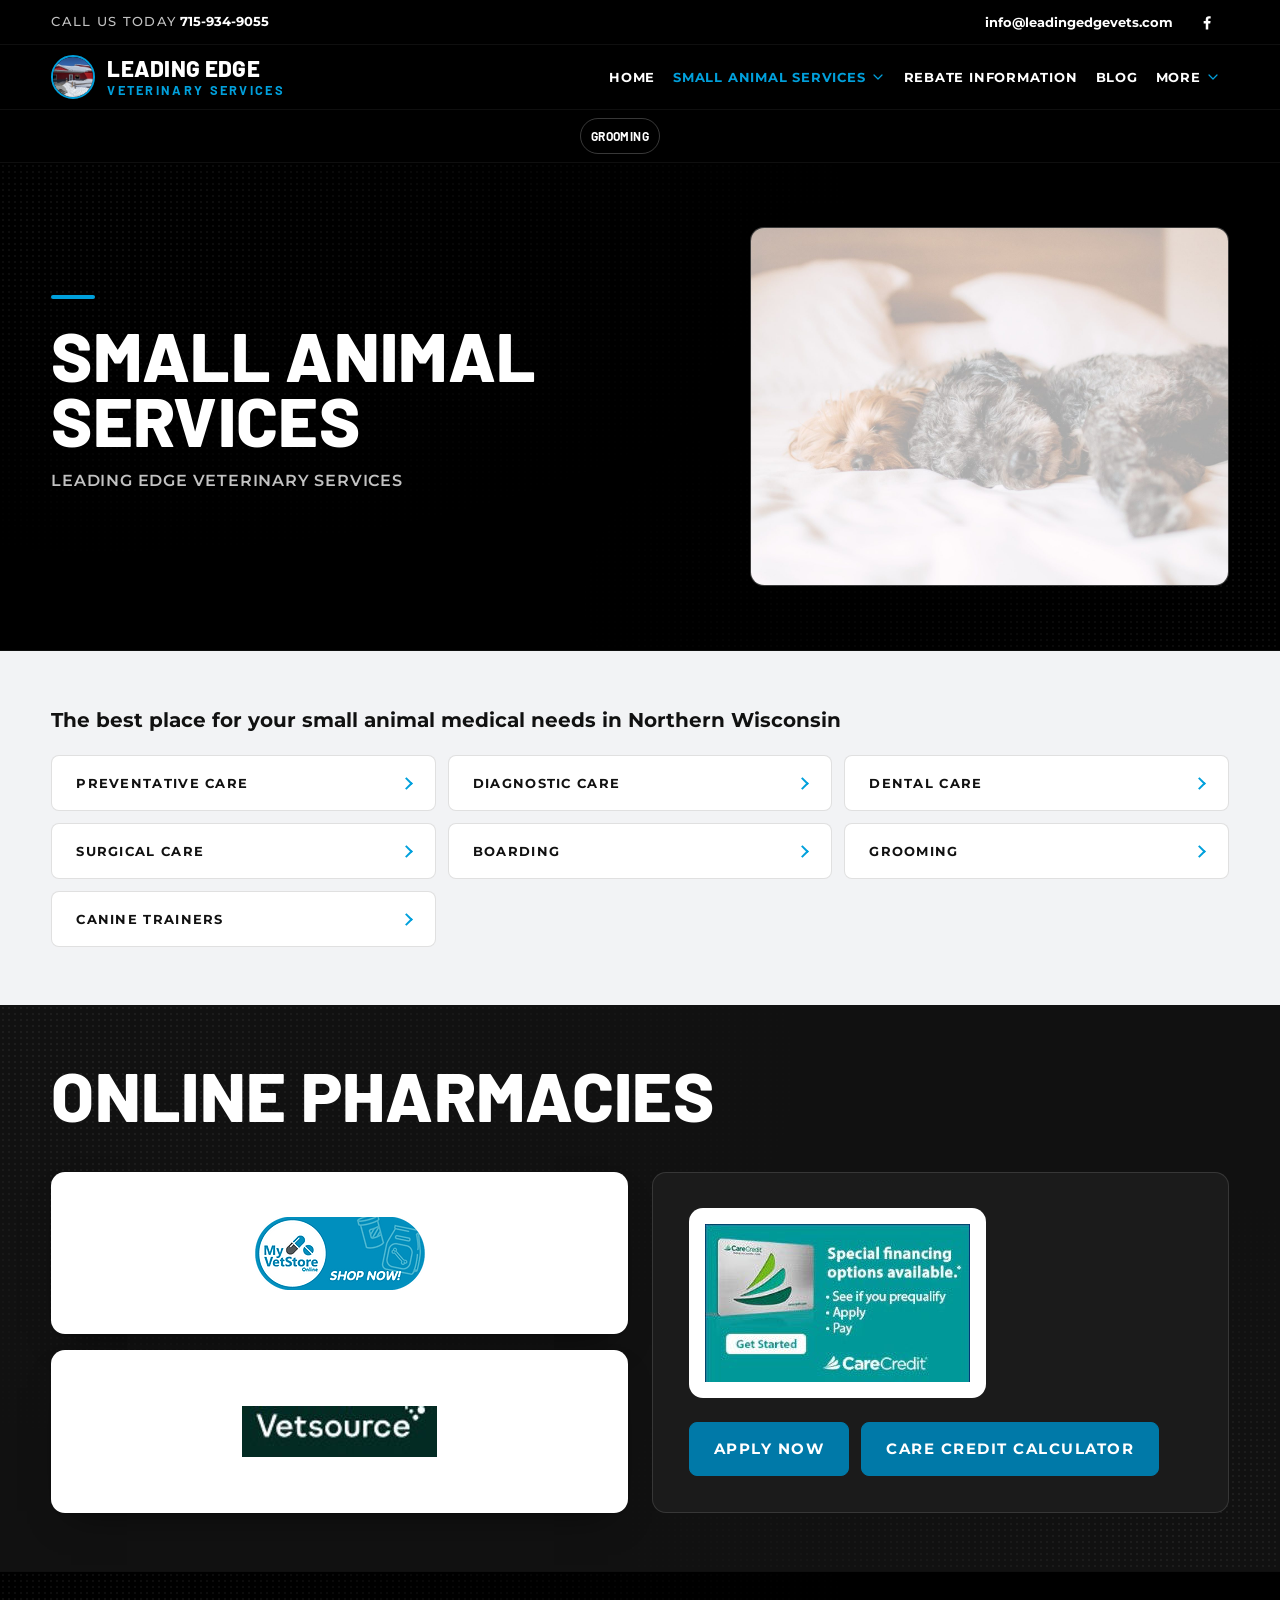
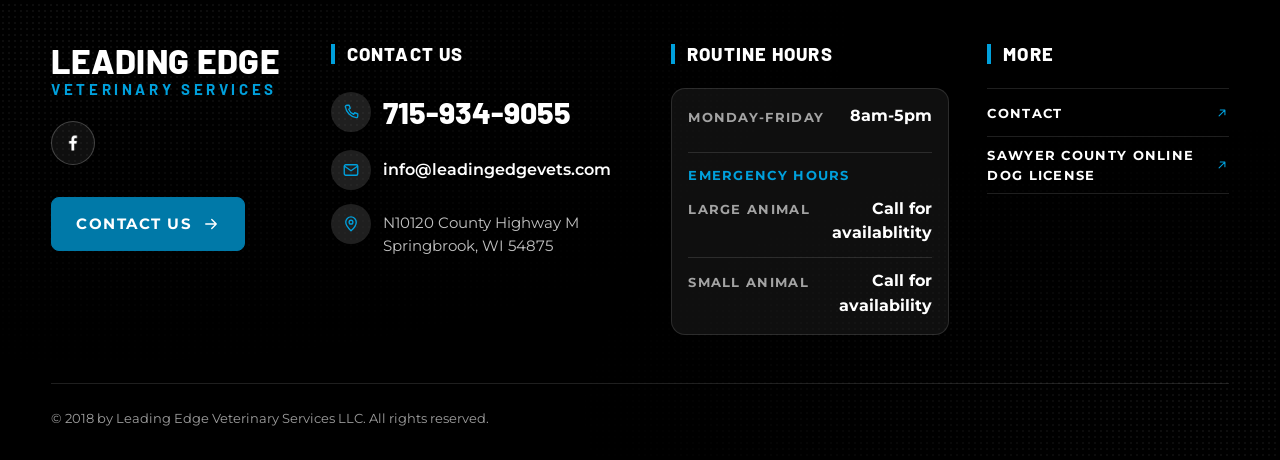
<file: small-animal-services/index.html>
<!doctype html>
<html lang="en">
<head><script>window.__SR_BASE__="../";function fixCustomPropUrls(style, baseURI) {
  return String(style).split(';').map(function (decl) {
    if (!/^\s*--[A-Za-z0-9_-]+\s*:/.test(decl)) return decl;
    return decl.replace(/url\((\s*['"]?)([^)'"]+)(['"]?\s*)\)/g, function (m, q1, ref, q2) {
      if (/^(?:[a-zA-Z][a-zA-Z0-9+.-]*:|\/|#)/.test(ref)) return m;
      try {
        var u = new URL(ref, baseURI);
        return 'url(' + q1 + u.pathname + u.search + u.hash + q2 + ')';
      } catch (e) { return m; }
    });
  }).join(';');
};(function(){function run(){var n=document.querySelectorAll('[style*="url("]');for(var i=0;i<n.length;i++){var s=n[i].getAttribute("style"),o=fixCustomPropUrls(s,document.baseURI);if(o!==s)n[i].setAttribute("style",o);}}if(document.readyState==="loading")document.addEventListener("DOMContentLoaded",run);else run();})();</script>
<meta charset="utf-8">
<meta name="viewport" content="width=device-width, initial-scale=1">
<meta name="theme-color" content="#000000">
<title>Small Animal Services | Leading Edge Veterinary Services</title>
<meta name="description" content="Preventive Care, Diagnostic Care, Dental Care, Surgical Care, Boarding, Grooming, Trainers. Online Pharmacy, Payment Assistance">
<link rel="canonical" href="https://www.leadingedgevets.com/small-animal-services/">
<meta property="og:title" content="Small Animal Services | Leading Edge Veterinary Services">
<meta property="og:description" content="Preventive Care, Diagnostic Care, Dental Care, Surgical Care, Boarding, Grooming, Trainers. Online Pharmacy, Payment Assistance">
<meta property="og:image" content="https://www.leadingedgevets.com/assets/06570bb5-a27d24_ea70481dac2d4fcca5f86eea3d7175a2-7Emv2_d_4032_3024_s_4_2.jpg">
<meta property="og:image:width" content="2500">
<meta property="og:image:height" content="1330">
<meta property="og:url" content="https://www.leadingedgevets.com/small-animal-services/">
<meta property="og:site_name" content="leadingedgevets">
<meta property="og:type" content="website">
<meta property="fb:admins" content="LeadingEdgeVS">
<meta name="twitter:card" content="summary_large_image">
<meta name="twitter:title" content="Small Animal Services | Leading Edge Veterinary Services">
<meta name="twitter:description" content="Preventive Care, Diagnostic Care, Dental Care, Surgical Care, Boarding, Grooming, Trainers. Online Pharmacy, Payment Assistance">
<meta name="twitter:image" content="https://www.leadingedgevets.com/assets/06570bb5-a27d24_ea70481dac2d4fcca5f86eea3d7175a2-7Emv2_d_4032_3024_s_4_2.jpg">
<link rel="icon" sizes="192x192" href="../assets/9c70971f-726e4a_0eaae02867c745abbfa09205c87668c8-7Emv2.jpg" type="image/jpeg">
<link rel="shortcut icon" href="../assets/a4242751-726e4a_0eaae02867c745abbfa09205c87668c8-7Emv2.jpg" type="image/jpeg">
<link rel="apple-touch-icon" href="../assets/8c1d97eb-726e4a_0eaae02867c745abbfa09205c87668c8-7Emv2.jpg" type="image/jpeg">
<link rel="stylesheet" href="../styles/site-motion.css">
<link rel="stylesheet" href="../styles/site.bundle.css">
<script src="../scripts/site-motion.js" defer></script>

<meta name="robots" content="index, follow">
<script type="application/ld+json">{"@context":"https://schema.org","@graph":[{"@type":"WebPage","@id":"https://www.leadingedgevets.com/small-animal-services/#webpage","url":"https://www.leadingedgevets.com/small-animal-services/","name":"Small Animal Services | Leading Edge Veterinary Services","description":"Preventive Care, Diagnostic Care, Dental Care, Surgical Care, Boarding, Grooming, Trainers. Online Pharmacy, Payment Assistance","isPartOf":{"@id":"https://www.leadingedgevets.com/#website"},"breadcrumb":{"@id":"https://www.leadingedgevets.com/small-animal-services/#breadcrumb"},"inLanguage":"en"},{"@type":"BreadcrumbList","@id":"https://www.leadingedgevets.com/small-animal-services/#breadcrumb","itemListElement":[{"@type":"ListItem","position":1,"name":"Home","item":{"@type":"WebPage","@id":"https://www.leadingedgevets.com/"}},{"@type":"ListItem","position":2,"name":"Small Animal Services"}]}]}</script>
</head>
<body>
<a class="skip-link" href="#main">Skip to Main Content</a>
<header class="site-header" id="top">
<div class="util"><div class="container util__row"><h2 class="util__h"><span class="util__label">Call Us Today</span> <a href="tel:715-934-9055">715-934-9055</a></h2><div class="util__end"><a class="util__email" href="mailto:info@leadingedgevets.com">info@leadingedgevets.com</a><a class="util__social" href="https://www.facebook.com/LeadingEdgeVS/" aria-label="facebook.com"><svg class="icon icon--facebook" viewBox="0 0 24 24" width="18" height="18" fill="currentColor" aria-hidden="true" focusable="false"><path d="M13.5 21v-7.2h2.4l.4-2.9h-2.8V9.1c0-.8.3-1.4 1.4-1.4h1.5V5.1a19 19 0 0 0-2.2-.1c-2.2 0-3.7 1.3-3.7 3.8v2.1H8v2.9h2.5V21z"/></svg></a></div></div></div>
<div class="bar-row"><div class="container bar">
<a class="brand brand--photo" href="../"><img class="brand__photo" src="../assets/19a00feb-PXL_20220223_191254499_MP.jpg" alt="Clinic Entrance (Winter View)" width="255" height="200"><span class="brand__words"><span class="brand__top">Leading Edge</span><span class="brand__bottom">Veterinary Services</span></span></a>
<nav class="nav" aria-label="Main"><ul class="nav__list"><li class="nav__item"><a class="nav__link" href="../">HOME</a></li><li class="nav__item"><a class="nav__link" href="../small-animal-services/" aria-current="page">Small Animal Services<svg class="icon icon--chevron" viewBox="0 0 24 24" width="16" height="16" fill="none" stroke="currentColor" stroke-width="1.8" stroke-linecap="round" stroke-linejoin="round" aria-hidden="true" focusable="false"><path d="m6 9 6 6 6-6"/></svg></a><ul class="nav__sub"><li><a href="../small-animal-services/grooming">GROOMING</a></li></ul></li><li class="nav__item"><a class="nav__link" href="../rebates">Rebate Information</a></li><li class="nav__item"><a class="nav__link" href="../blog/">BLOG</a></li><li class="nav__item nav__item--right"><a class="nav__link" href="../contact">More<svg class="icon icon--chevron" viewBox="0 0 24 24" width="16" height="16" fill="none" stroke="currentColor" stroke-width="1.8" stroke-linecap="round" stroke-linejoin="round" aria-hidden="true" focusable="false"><path d="m6 9 6 6 6-6"/></svg></a><ul class="nav__sub"><li><a href="../contact">CONTACT</a></li><li><a href="https://www.doglicenses.us/WI/Sawyer/">SAWYER COUNTY ONLINE DOG LICENSE</a></li></ul></li></ul></nav>
<details class="menu"><summary><svg class="icon icon--menu" viewBox="0 0 24 24" width="22" height="22" fill="none" stroke="currentColor" stroke-width="1.8" stroke-linecap="round" stroke-linejoin="round" aria-hidden="true" focusable="false"><path d="M4 7h16M4 12h16M4 17h16"/></svg><span>Menu</span></summary><div class="menu__panel"><ul class="menu__list"><li><a href="../">HOME</a></li><li><a href="../small-animal-services/">Small Animal Services</a></li><li class="menu__child"><a href="../small-animal-services/grooming">GROOMING</a></li><li><a href="../rebates">Rebate Information</a></li><li><a href="../blog/">BLOG</a></li><li class="menu__child"><a href="../contact">CONTACT</a></li><li class="menu__child"><a href="https://www.doglicenses.us/WI/Sawyer/">SAWYER COUNTY ONLINE DOG LICENSE</a></li></ul></div></details>
</div></div>
<nav class="chips-row" aria-label="Services"><div class="container"><ul class="chips-row__list"><li><a class="chip" href="../small-animal-services/grooming">GROOMING</a></li></ul></div></nav>
</header>
<main id="main">
<section class="page-hero reveal"><div class="container page-hero__grid page-hero__grid--media">
<div class="page-hero__text"><span class="page-hero__bar" aria-hidden="true"></span><h2 class="page-title">Small Animal Services</h2><p class="page-hero__lead">Leading Edge Veterinary Services</p></div>
<div class="page-hero__media"><figure class="frame"><img src="../assets/d48e3bc3-726e4a_98e84e70073143bba0a11db4ebd2d0b1-mv2.jpg" alt="" width="1920" height="1280" fetchpriority="high" decoding="async"></figure></div>
</div></section>
<section class="band t-paper reveal"><div class="container"><div class="prose prose--wide" style="margin-bottom:var(--sp-5)"><h6>The best place for your small animal medical needs in Northern Wisconsin</h6></div><ul class="link-list"><li><a href="../small-animal-services/preventative-care">Preventative Care</a></li><li><a href="../small-animal-services/diagnostic-care">Diagnostic Care</a></li><li><a href="../small-animal-services/dental-care-and-oral-surgery">Dental Care</a></li><li><a href="../small-animal-services/surgical-care">Surgical Care</a></li><li><a href="../small-animal-services/boarding">Boarding</a></li><li><a href="../small-animal-services/grooming">Grooming</a></li><li><a href="../small-animal-services/canine-trainers">Canine Trainers</a></li></ul></div></section>
<section class="band t-coal reveal"><div class="container"><div class="section-head"><h1>Online Pharmacies</h1></div><div class="logo-band"><div class="logo-tiles"><a class="logo-link" href="https://leadingedgevets.myvetstoreonline.pharmacy/shop" aria-label="MyVetStoreOnline Pharmacy Store"><figure class="frame frame--natural"><img src="../assets/7322fbc9-726e4a_7b33e24fb0a04e4c91c198034f7f2b13-mv2.png" alt="MyVetStoreOnline Pharmacy Store" width="170" height="73" loading="lazy" decoding="async"></figure></a><a class="logo-link" href="https://leadingedgevetservices.securevetsource.com/index.pml" aria-label="Vetsource Online Pharmacy Store"><figure class="frame frame--natural"><img src="../assets/9beac1a2-Vetsource-20Logo_edited.jpg" alt="Vetsource Online Pharmacy Store" width="195" height="51" loading="lazy" decoding="async"></figure></a></div><div class="card offer-card"><figure class="frame frame--natural"><img src="../assets/aaae2035-CareCredit.jpg" alt="CareCredit Payment Assistance" width="265" height="158" loading="lazy" decoding="async"></figure><div class="btn-row"><a class="btn btn--primary" href="https://www.carecredit.com/apply/">Apply Now</a><a class="btn btn--primary" href="https://carecredit.com/payment-calculator/">Care Credit Calculator</a></div></div></div></div></section>
</main>
<footer class="site-footer">
<div class="container">
<div class="footer__grid">
<div class="footer__brand"><a class="brand footer__logo" href="../"><span class="brand__top">Leading Edge</span><span class="brand__bottom">Veterinary Services</span></a>
<p class="footer__socials"><a class="footer__social" href="https://www.facebook.com/LeadingEdgeVS/" aria-label="facebook.com"><img loading="lazy" src="../assets/681dce45-23fd2a2be53141ed810f4d3dcdcd01fa.png" alt="White Facebook Icon" width="20" height="20"></a></p>
<p><a class="btn btn--primary" href="../contact">CONTACT US<svg class="icon icon--arrow" viewBox="0 0 24 24" width="18" height="18" fill="none" stroke="currentColor" stroke-width="1.8" stroke-linecap="round" stroke-linejoin="round" aria-hidden="true" focusable="false"><path d="M5 12h14M13 6l6 6-6 6"/></svg></a></p></div>
<div class="footer__reach"><p class="footer__title">CONTACT US</p>
<a class="footer__phone" href="tel:715-934-9055"><span class="contact-row__icon"><svg class="icon icon--phone" viewBox="0 0 24 24" width="18" height="18" fill="none" stroke="currentColor" stroke-width="1.8" stroke-linecap="round" stroke-linejoin="round" aria-hidden="true" focusable="false"><path d="M6.5 3h3l1.5 4-2 1.5a11 11 0 0 0 6.5 6.5l1.5-2 4 1.5v3a2 2 0 0 1-2 2A17 17 0 0 1 4.5 5a2 2 0 0 1 2-2z"/></svg></span><span>715-934-9055</span></a>
<div class="contact-row"><span class="contact-row__icon"><svg class="icon icon--mail" viewBox="0 0 24 24" width="18" height="18" fill="none" stroke="currentColor" stroke-width="1.8" stroke-linecap="round" stroke-linejoin="round" aria-hidden="true" focusable="false"><rect x="3" y="5" width="18" height="14" rx="2"/><path d="m3.5 7 8.5 6 8.5-6"/></svg></span><a href="mailto:info@leadingedgevets.com">info@leadingedgevets.com</a></div>
<div class="contact-row contact-row--top"><span class="contact-row__icon"><svg class="icon icon--pin" viewBox="0 0 24 24" width="18" height="18" fill="none" stroke="currentColor" stroke-width="1.8" stroke-linecap="round" stroke-linejoin="round" aria-hidden="true" focusable="false"><path d="M12 21s-7-6.2-7-11.5a7 7 0 0 1 14 0C19 14.8 12 21 12 21z"/><circle cx="12" cy="9.5" r="2.5"/></svg></span><p class="contact-row__text">N10120 County Highway M<br>Springbrook, WI 54875</p></div></div>
<div class="footer__hours"><p class="footer__title">Routine Hours</p><div class="hours-panel"><table class="hours"><tbody><tr><td>Monday-Friday</td><td>8am-5pm</td></tr></tbody></table><p class="footer__sub">Emergency Hours</p><table class="hours"><tbody><tr><td>Large Animal</td><td>Call for availablitity</td></tr><tr><td>Small Animal</td><td>Call for availability</td></tr></tbody></table></div></div>
<div class="footer__links"><p class="footer__title">More</p><ul class="footer__list"><li><a href="../contact"><span>CONTACT</span><svg class="icon icon--out" viewBox="0 0 24 24" width="14" height="14" fill="none" stroke="currentColor" stroke-width="1.8" stroke-linecap="round" stroke-linejoin="round" aria-hidden="true" focusable="false"><path d="M7 17 17 7M9 7h8v8"/></svg></a></li><li><a href="https://www.doglicenses.us/WI/Sawyer/"><span>SAWYER COUNTY ONLINE DOG LICENSE</span><svg class="icon icon--out" viewBox="0 0 24 24" width="14" height="14" fill="none" stroke="currentColor" stroke-width="1.8" stroke-linecap="round" stroke-linejoin="round" aria-hidden="true" focusable="false"><path d="M7 17 17 7M9 7h8v8"/></svg></a></li></ul></div>
</div>
<p class="footer__legal">© 2018 by Leading Edge Veterinary Services LLC. All rights reserved.</p>
</div>
</footer>
</body>
</html>
</file>
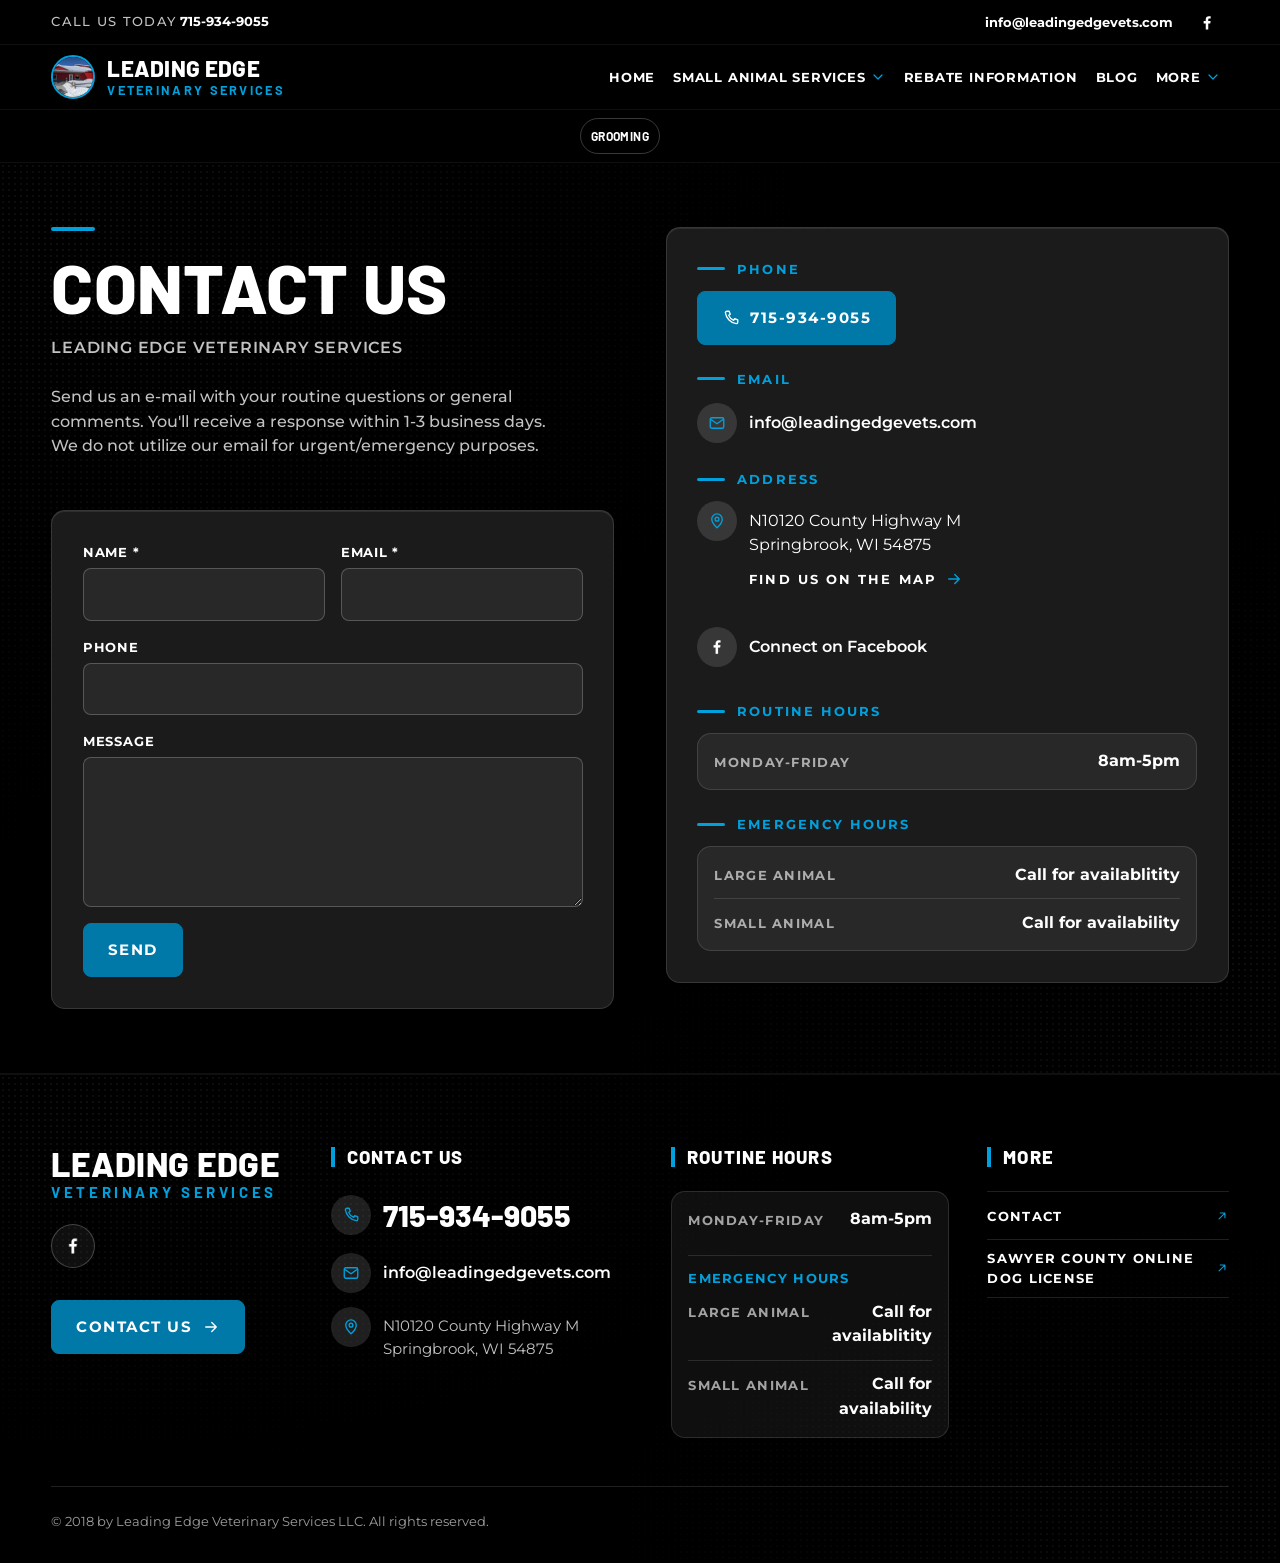
<file: contact.html>
<!doctype html>
<html lang="en">
<head><script>window.__SR_BASE__="";function fixCustomPropUrls(style, baseURI) {
  return String(style).split(';').map(function (decl) {
    if (!/^\s*--[A-Za-z0-9_-]+\s*:/.test(decl)) return decl;
    return decl.replace(/url\((\s*['"]?)([^)'"]+)(['"]?\s*)\)/g, function (m, q1, ref, q2) {
      if (/^(?:[a-zA-Z][a-zA-Z0-9+.-]*:|\/|#)/.test(ref)) return m;
      try {
        var u = new URL(ref, baseURI);
        return 'url(' + q1 + u.pathname + u.search + u.hash + q2 + ')';
      } catch (e) { return m; }
    });
  }).join(';');
};(function(){function run(){var n=document.querySelectorAll('[style*="url("]');for(var i=0;i<n.length;i++){var s=n[i].getAttribute("style"),o=fixCustomPropUrls(s,document.baseURI);if(o!==s)n[i].setAttribute("style",o);}}if(document.readyState==="loading")document.addEventListener("DOMContentLoaded",run);else run();})();</script>
<meta charset="utf-8">
<meta name="viewport" content="width=device-width, initial-scale=1">
<meta name="theme-color" content="#000000">
<title>Contact | Hayward, WI | Leading Edge Veterinary Services</title>
<meta name="description" content="Here is the contact information you'll need to get in touch with our team. Calling by phone is our preferred method of communication.">
<link rel="canonical" href="https://www.leadingedgevets.com/contact">
<meta property="og:title" content="Contact | Hayward, WI | Leading Edge Veterinary Services">
<meta property="og:description" content="Here is the contact information you'll need to get in touch with our team. Calling by phone is our preferred method of communication.">
<meta property="og:image" content="https://www.leadingedgevets.com/assets/06570bb5-a27d24_ea70481dac2d4fcca5f86eea3d7175a2-7Emv2_d_4032_3024_s_4_2.jpg">
<meta property="og:image:width" content="2500">
<meta property="og:image:height" content="1330">
<meta property="og:url" content="https://www.leadingedgevets.com/contact">
<meta property="og:site_name" content="leadingedgevets">
<meta property="og:type" content="website">
<meta property="fb:admins" content="LeadingEdgeVS">
<meta name="twitter:card" content="summary_large_image">
<meta name="twitter:title" content="Contact | Hayward, WI | Leading Edge Veterinary Services">
<meta name="twitter:description" content="Here is the contact information you'll need to get in touch with our team. Calling by phone is our preferred method of communication.">
<meta name="twitter:image" content="https://www.leadingedgevets.com/assets/06570bb5-a27d24_ea70481dac2d4fcca5f86eea3d7175a2-7Emv2_d_4032_3024_s_4_2.jpg">
<link rel="icon" sizes="192x192" href="assets/9c70971f-726e4a_0eaae02867c745abbfa09205c87668c8-7Emv2.jpg" type="image/jpeg">
<link rel="shortcut icon" href="assets/a4242751-726e4a_0eaae02867c745abbfa09205c87668c8-7Emv2.jpg" type="image/jpeg">
<link rel="apple-touch-icon" href="assets/8c1d97eb-726e4a_0eaae02867c745abbfa09205c87668c8-7Emv2.jpg" type="image/jpeg">
<link rel="stylesheet" href="styles/site-motion.css">
<link rel="stylesheet" href="styles/site.bundle.css">
<script src="scripts/site-motion.js" defer></script>

<meta name="robots" content="index, follow">
<script type="application/ld+json">{"@context":"https://schema.org","@graph":[{"@type":"LocalBusiness","@id":"https://www.leadingedgevets.com/#organization","name":"Leading Edge Veterinary Services","legalName":"Leading Edge Veterinary Services LLC","url":"https://www.leadingedgevets.com","address":{"@type":"PostalAddress","streetAddress":"N10120 County Hwy M","addressLocality":"Springbrook","addressRegion":"WI","postalCode":"54875"},"telephone":"715-934-9055","email":"info@leadingedgevets.com","openingHours":"Small animal: Mon–Fri 8:00am–5:00pm, Sat–Sun closed. Large animal: Mon–Fri 8:00am–4:00pm, Sat–Sun closed"},{"@type":"WebPage","@id":"https://www.leadingedgevets.com/contact#webpage","url":"https://www.leadingedgevets.com/contact","name":"Contact | Hayward, WI | Leading Edge Veterinary Services","description":"Here is the contact information you'll need to get in touch with our team. Calling by phone is our preferred method of communication.","isPartOf":{"@id":"https://www.leadingedgevets.com/#website"},"breadcrumb":{"@id":"https://www.leadingedgevets.com/contact#breadcrumb"},"dateModified":"2026-06-15","inLanguage":"en"},{"@type":"BreadcrumbList","@id":"https://www.leadingedgevets.com/contact#breadcrumb","itemListElement":[{"@type":"ListItem","position":1,"name":"Home","item":{"@type":"WebPage","@id":"https://www.leadingedgevets.com/"}},{"@type":"ListItem","position":2,"name":"Contact"}]}]}</script>
</head>
<body>
<a class="skip-link" href="#main">Skip to Main Content</a>
<header class="site-header" id="top">
<div class="util"><div class="container util__row"><h2 class="util__h"><span class="util__label">Call Us Today</span> <a href="tel:715-934-9055">715-934-9055</a></h2><div class="util__end"><a class="util__email" href="mailto:info@leadingedgevets.com">info@leadingedgevets.com</a><a class="util__social" href="https://www.facebook.com/LeadingEdgeVS/" aria-label="facebook.com"><svg class="icon icon--facebook" viewBox="0 0 24 24" width="18" height="18" fill="currentColor" aria-hidden="true" focusable="false"><path d="M13.5 21v-7.2h2.4l.4-2.9h-2.8V9.1c0-.8.3-1.4 1.4-1.4h1.5V5.1a19 19 0 0 0-2.2-.1c-2.2 0-3.7 1.3-3.7 3.8v2.1H8v2.9h2.5V21z"/></svg></a></div></div></div>
<div class="bar-row"><div class="container bar">
<a class="brand brand--photo" href="./"><img class="brand__photo" src="assets/19a00feb-PXL_20220223_191254499_MP.jpg" alt="Clinic Entrance (Winter View)" width="255" height="200"><span class="brand__words"><span class="brand__top">Leading Edge</span><span class="brand__bottom">Veterinary Services</span></span></a>
<nav class="nav" aria-label="Main"><ul class="nav__list"><li class="nav__item"><a class="nav__link" href="./">HOME</a></li><li class="nav__item"><a class="nav__link" href="small-animal-services/">Small Animal Services<svg class="icon icon--chevron" viewBox="0 0 24 24" width="16" height="16" fill="none" stroke="currentColor" stroke-width="1.8" stroke-linecap="round" stroke-linejoin="round" aria-hidden="true" focusable="false"><path d="m6 9 6 6 6-6"/></svg></a><ul class="nav__sub"><li><a href="small-animal-services/grooming">GROOMING</a></li></ul></li><li class="nav__item"><a class="nav__link" href="rebates">Rebate Information</a></li><li class="nav__item"><a class="nav__link" href="blog/">BLOG</a></li><li class="nav__item nav__item--right"><a class="nav__link" href="contact">More<svg class="icon icon--chevron" viewBox="0 0 24 24" width="16" height="16" fill="none" stroke="currentColor" stroke-width="1.8" stroke-linecap="round" stroke-linejoin="round" aria-hidden="true" focusable="false"><path d="m6 9 6 6 6-6"/></svg></a><ul class="nav__sub"><li><a href="contact" aria-current="page">CONTACT</a></li><li><a href="https://www.doglicenses.us/WI/Sawyer/">SAWYER COUNTY ONLINE DOG LICENSE</a></li></ul></li></ul></nav>
<details class="menu"><summary><svg class="icon icon--menu" viewBox="0 0 24 24" width="22" height="22" fill="none" stroke="currentColor" stroke-width="1.8" stroke-linecap="round" stroke-linejoin="round" aria-hidden="true" focusable="false"><path d="M4 7h16M4 12h16M4 17h16"/></svg><span>Menu</span></summary><div class="menu__panel"><ul class="menu__list"><li><a href="./">HOME</a></li><li><a href="small-animal-services/">Small Animal Services</a></li><li class="menu__child"><a href="small-animal-services/grooming">GROOMING</a></li><li><a href="rebates">Rebate Information</a></li><li><a href="blog/">BLOG</a></li><li class="menu__child"><a href="contact">CONTACT</a></li><li class="menu__child"><a href="https://www.doglicenses.us/WI/Sawyer/">SAWYER COUNTY ONLINE DOG LICENSE</a></li></ul></div></details>
</div></div>
<nav class="chips-row" aria-label="Services"><div class="container"><ul class="chips-row__list"><li><a class="chip" href="small-animal-services/grooming">GROOMING</a></li></ul></div></nav>
</header>
<main id="main">
<section class="page-hero contact-hero reveal"><div class="container contact-hero__grid">
<div class="contact-hero__intro"><span class="page-hero__bar" aria-hidden="true"></span><h1>CONTACT US</h1><p class="page-hero__lead">Leading Edge Veterinary Services</p><h2 class="contact-hero__lead">Send us an e-mail with your routine questions or general comments. You'll receive a response within 1-3 business days. We do not utilize our email for urgent/emergency purposes.</h2></div>
<div class="contact-card"><div class="contact-card__cols">
<div><div class="contact-card__group"><p class="eyebrow">Phone</p><a class="btn btn--primary contact-card__call" href="tel:715-934-9055"><svg class="icon icon--phone" viewBox="0 0 24 24" width="18" height="18" fill="none" stroke="currentColor" stroke-width="1.8" stroke-linecap="round" stroke-linejoin="round" aria-hidden="true" focusable="false"><path d="M6.5 3h3l1.5 4-2 1.5a11 11 0 0 0 6.5 6.5l1.5-2 4 1.5v3a2 2 0 0 1-2 2A17 17 0 0 1 4.5 5a2 2 0 0 1 2-2z"/></svg><span>715-934-9055</span></a></div><div class="contact-card__group"><p class="eyebrow">Email</p><div class="contact-row"><span class="contact-row__icon"><svg class="icon icon--mail" viewBox="0 0 24 24" width="18" height="18" fill="none" stroke="currentColor" stroke-width="1.8" stroke-linecap="round" stroke-linejoin="round" aria-hidden="true" focusable="false"><rect x="3" y="5" width="18" height="14" rx="2"/><path d="m3.5 7 8.5 6 8.5-6"/></svg></span><a href="mailto:info@leadingedgevets.com">info@leadingedgevets.com</a></div></div><div class="contact-card__group"><p class="eyebrow">Address</p><div class="contact-row contact-row--top"><span class="contact-row__icon"><svg class="icon icon--pin" viewBox="0 0 24 24" width="18" height="18" fill="none" stroke="currentColor" stroke-width="1.8" stroke-linecap="round" stroke-linejoin="round" aria-hidden="true" focusable="false"><path d="M12 21s-7-6.2-7-11.5a7 7 0 0 1 14 0C19 14.8 12 21 12 21z"/><circle cx="12" cy="9.5" r="2.5"/></svg></span><p class="contact-row__text">N10120 County Highway M<br>Springbrook, WI 54875</p></div><a class="textlink" href="https://www.google.com/maps/search/?api=1&amp;query=N10120%20County%20Highway%20M%2C%20Springbrook%2C%20WI%2054875">Find Us on the Map<svg class="icon icon--arrow" viewBox="0 0 24 24" width="18" height="18" fill="none" stroke="currentColor" stroke-width="1.8" stroke-linecap="round" stroke-linejoin="round" aria-hidden="true" focusable="false"><path d="M5 12h14M13 6l6 6-6 6"/></svg></a></div><div class="contact-card__group"><div class="contact-row"><span class="contact-row__icon"><img src="assets/681dce45-23fd2a2be53141ed810f4d3dcdcd01fa.png" alt="White Facebook Icon" width="18" height="18"></span><a href="https://www.facebook.com/LeadingEdgeVS/">Connect on Facebook</a></div></div></div>
<div><div class="contact-card__group"><p class="eyebrow">Routine Hours</p><div class="hours-panel"><table class="hours"><tbody><tr><td>Monday-Friday</td><td>8am-5pm</td></tr></tbody></table></div></div><div class="contact-card__group"><p class="eyebrow">Emergency Hours</p><div class="hours-panel"><table class="hours"><tbody><tr><td>Large Animal</td><td>Call for availablitity</td></tr><tr><td>Small Animal</td><td>Call for availability</td></tr></tbody></table></div></div></div>
</div></div>
<form class="form contact-form" aria-label="Contact">
<div class="form__row"><div class="field"><label for="c-name">Name *</label><input id="c-name" name="name" type="text" required></div>
<div class="field"><label for="c-email">Email *</label><input id="c-email" name="email" type="email" required></div></div>
<div class="field"><label for="c-phone">Phone</label><input id="c-phone" name="phone" type="tel"></div>
<div class="field"><label for="c-message">Message</label><textarea id="c-message" name="message"></textarea></div>
<div><button class="btn btn--primary" type="submit">Send</button></div>
<p class="form__status" hidden>Success! Message sent.</p>
</form>
</div></section>
</main>
<footer class="site-footer">
<div class="container">
<div class="footer__grid">
<div class="footer__brand"><a class="brand footer__logo" href="./"><span class="brand__top">Leading Edge</span><span class="brand__bottom">Veterinary Services</span></a>
<p class="footer__socials"><a class="footer__social" href="https://www.facebook.com/LeadingEdgeVS/" aria-label="facebook.com"><img loading="lazy" src="assets/681dce45-23fd2a2be53141ed810f4d3dcdcd01fa.png" alt="White Facebook Icon" width="20" height="20"></a></p>
<p><a class="btn btn--primary" href="contact">CONTACT US<svg class="icon icon--arrow" viewBox="0 0 24 24" width="18" height="18" fill="none" stroke="currentColor" stroke-width="1.8" stroke-linecap="round" stroke-linejoin="round" aria-hidden="true" focusable="false"><path d="M5 12h14M13 6l6 6-6 6"/></svg></a></p></div>
<div class="footer__reach"><p class="footer__title">CONTACT US</p>
<a class="footer__phone" href="tel:715-934-9055"><span class="contact-row__icon"><svg class="icon icon--phone" viewBox="0 0 24 24" width="18" height="18" fill="none" stroke="currentColor" stroke-width="1.8" stroke-linecap="round" stroke-linejoin="round" aria-hidden="true" focusable="false"><path d="M6.5 3h3l1.5 4-2 1.5a11 11 0 0 0 6.5 6.5l1.5-2 4 1.5v3a2 2 0 0 1-2 2A17 17 0 0 1 4.5 5a2 2 0 0 1 2-2z"/></svg></span><span>715-934-9055</span></a>
<div class="contact-row"><span class="contact-row__icon"><svg class="icon icon--mail" viewBox="0 0 24 24" width="18" height="18" fill="none" stroke="currentColor" stroke-width="1.8" stroke-linecap="round" stroke-linejoin="round" aria-hidden="true" focusable="false"><rect x="3" y="5" width="18" height="14" rx="2"/><path d="m3.5 7 8.5 6 8.5-6"/></svg></span><a href="mailto:info@leadingedgevets.com">info@leadingedgevets.com</a></div>
<div class="contact-row contact-row--top"><span class="contact-row__icon"><svg class="icon icon--pin" viewBox="0 0 24 24" width="18" height="18" fill="none" stroke="currentColor" stroke-width="1.8" stroke-linecap="round" stroke-linejoin="round" aria-hidden="true" focusable="false"><path d="M12 21s-7-6.2-7-11.5a7 7 0 0 1 14 0C19 14.8 12 21 12 21z"/><circle cx="12" cy="9.5" r="2.5"/></svg></span><p class="contact-row__text">N10120 County Highway M<br>Springbrook, WI 54875</p></div></div>
<div class="footer__hours"><p class="footer__title">Routine Hours</p><div class="hours-panel"><table class="hours"><tbody><tr><td>Monday-Friday</td><td>8am-5pm</td></tr></tbody></table><p class="footer__sub">Emergency Hours</p><table class="hours"><tbody><tr><td>Large Animal</td><td>Call for availablitity</td></tr><tr><td>Small Animal</td><td>Call for availability</td></tr></tbody></table></div></div>
<div class="footer__links"><p class="footer__title">More</p><ul class="footer__list"><li><a href="contact"><span>CONTACT</span><svg class="icon icon--out" viewBox="0 0 24 24" width="14" height="14" fill="none" stroke="currentColor" stroke-width="1.8" stroke-linecap="round" stroke-linejoin="round" aria-hidden="true" focusable="false"><path d="M7 17 17 7M9 7h8v8"/></svg></a></li><li><a href="https://www.doglicenses.us/WI/Sawyer/"><span>SAWYER COUNTY ONLINE DOG LICENSE</span><svg class="icon icon--out" viewBox="0 0 24 24" width="14" height="14" fill="none" stroke="currentColor" stroke-width="1.8" stroke-linecap="round" stroke-linejoin="round" aria-hidden="true" focusable="false"><path d="M7 17 17 7M9 7h8v8"/></svg></a></li></ul></div>
</div>
<p class="footer__legal">© 2018 by Leading Edge Veterinary Services LLC. All rights reserved.</p>
</div>
</footer>
</body>
</html>
</file>
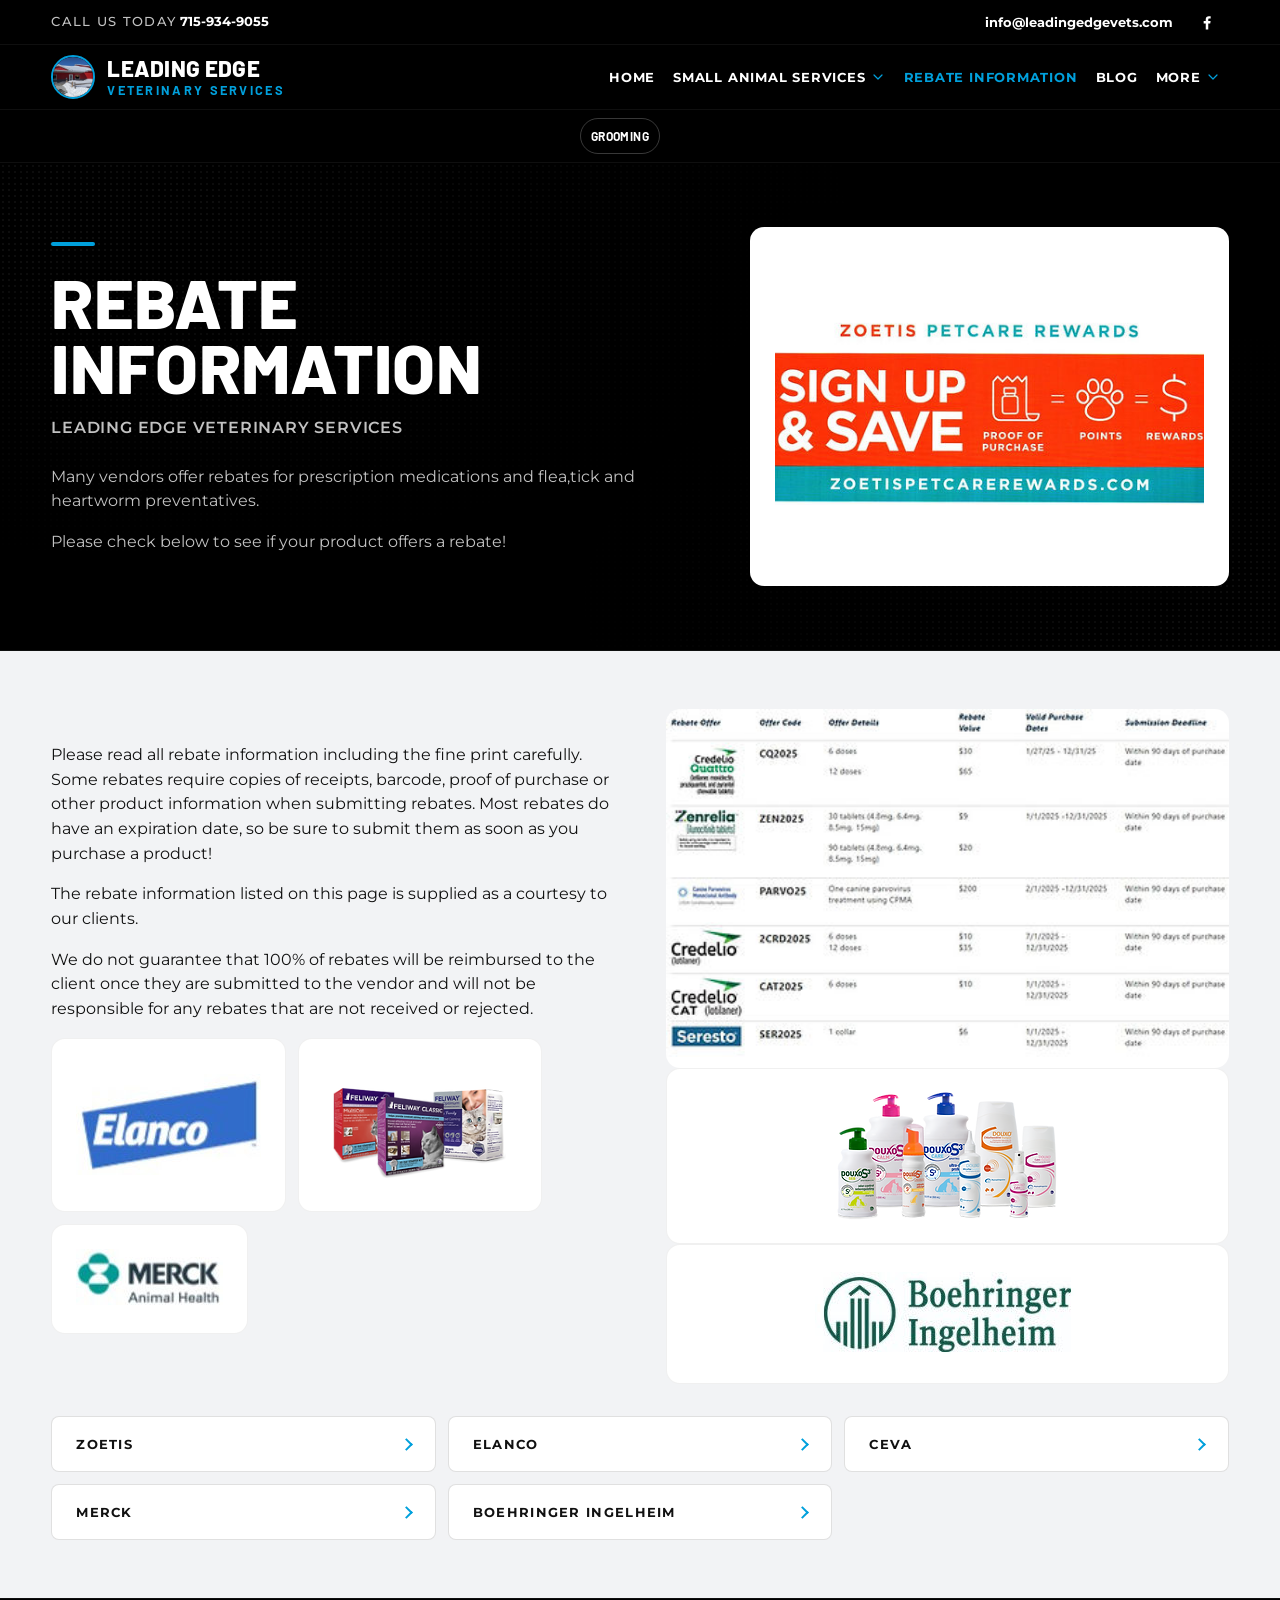
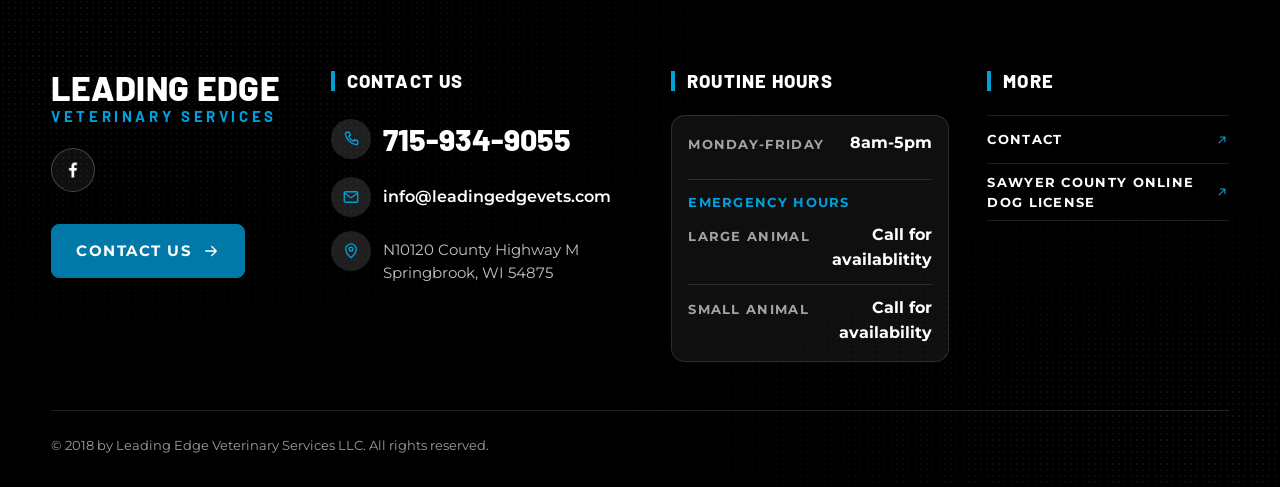
<file: rebates.html>
<!doctype html>
<html lang="en">
<head><script>window.__SR_BASE__="";function fixCustomPropUrls(style, baseURI) {
  return String(style).split(';').map(function (decl) {
    if (!/^\s*--[A-Za-z0-9_-]+\s*:/.test(decl)) return decl;
    return decl.replace(/url\((\s*['"]?)([^)'"]+)(['"]?\s*)\)/g, function (m, q1, ref, q2) {
      if (/^(?:[a-zA-Z][a-zA-Z0-9+.-]*:|\/|#)/.test(ref)) return m;
      try {
        var u = new URL(ref, baseURI);
        return 'url(' + q1 + u.pathname + u.search + u.hash + q2 + ')';
      } catch (e) { return m; }
    });
  }).join(';');
};(function(){function run(){var n=document.querySelectorAll('[style*="url("]');for(var i=0;i<n.length;i++){var s=n[i].getAttribute("style"),o=fixCustomPropUrls(s,document.baseURI);if(o!==s)n[i].setAttribute("style",o);}}if(document.readyState==="loading")document.addEventListener("DOMContentLoaded",run);else run();})();</script>
<meta charset="utf-8">
<meta name="viewport" content="width=device-width, initial-scale=1">
<meta name="theme-color" content="#000000">
<title>Rebate Information | Leading Edge Veterinary Services</title>
<meta name="description" content="Rebates for prescription medications and flea, tick and heartworm preventatives: find your product's manufacturer rebate link and submit it there.">
<link rel="canonical" href="https://www.leadingedgevets.com/rebates">
<meta property="og:title" content="Rebate Information | Leading Edge Veterinary Services">
<meta property="og:description" content="Rebates for prescription medications and flea, tick and heartworm preventatives: find your product's manufacturer rebate link and submit it there.">
<meta property="og:image" content="https://www.leadingedgevets.com/assets/06570bb5-a27d24_ea70481dac2d4fcca5f86eea3d7175a2-7Emv2_d_4032_3024_s_4_2.jpg">
<meta property="og:image:width" content="2500">
<meta property="og:image:height" content="1330">
<meta property="og:url" content="https://www.leadingedgevets.com/rebates">
<meta property="og:site_name" content="leadingedgevets">
<meta property="og:type" content="website">
<meta property="fb:admins" content="LeadingEdgeVS">
<meta name="twitter:card" content="summary_large_image">
<meta name="twitter:title" content="Rebate Information | Leading Edge Veterinary Services">
<meta name="twitter:description" content="Rebates for prescription medications and flea, tick and heartworm preventatives: find your product's manufacturer rebate link and submit it there.">
<meta name="twitter:image" content="https://www.leadingedgevets.com/assets/06570bb5-a27d24_ea70481dac2d4fcca5f86eea3d7175a2-7Emv2_d_4032_3024_s_4_2.jpg">
<link rel="icon" sizes="192x192" href="assets/9c70971f-726e4a_0eaae02867c745abbfa09205c87668c8-7Emv2.jpg" type="image/jpeg">
<link rel="shortcut icon" href="assets/a4242751-726e4a_0eaae02867c745abbfa09205c87668c8-7Emv2.jpg" type="image/jpeg">
<link rel="apple-touch-icon" href="assets/8c1d97eb-726e4a_0eaae02867c745abbfa09205c87668c8-7Emv2.jpg" type="image/jpeg">
<link rel="stylesheet" href="styles/site-motion.css">
<link rel="stylesheet" href="styles/site.bundle.css">
<script src="scripts/site-motion.js" defer></script>

<meta name="robots" content="index, follow">
<script type="application/ld+json">{"@context":"https://schema.org","@graph":[{"@type":"WebPage","@id":"https://www.leadingedgevets.com/rebates#webpage","url":"https://www.leadingedgevets.com/rebates","name":"Rebate Information | Leading Edge Veterinary Services","description":"Rebates for prescription medications and flea, tick and heartworm preventatives: find your product's manufacturer rebate link and submit it there.","isPartOf":{"@id":"https://www.leadingedgevets.com/#website"},"breadcrumb":{"@id":"https://www.leadingedgevets.com/rebates#breadcrumb"},"dateModified":"2026-06-15","inLanguage":"en"},{"@type":"BreadcrumbList","@id":"https://www.leadingedgevets.com/rebates#breadcrumb","itemListElement":[{"@type":"ListItem","position":1,"name":"Home","item":{"@type":"WebPage","@id":"https://www.leadingedgevets.com/"}},{"@type":"ListItem","position":2,"name":"Rebates"}]}]}</script>
</head>
<body>
<a class="skip-link" href="#main">Skip to Main Content</a>
<header class="site-header" id="top">
<div class="util"><div class="container util__row"><h2 class="util__h"><span class="util__label">Call Us Today</span> <a href="tel:715-934-9055">715-934-9055</a></h2><div class="util__end"><a class="util__email" href="mailto:info@leadingedgevets.com">info@leadingedgevets.com</a><a class="util__social" href="https://www.facebook.com/LeadingEdgeVS/" aria-label="facebook.com"><svg class="icon icon--facebook" viewBox="0 0 24 24" width="18" height="18" fill="currentColor" aria-hidden="true" focusable="false"><path d="M13.5 21v-7.2h2.4l.4-2.9h-2.8V9.1c0-.8.3-1.4 1.4-1.4h1.5V5.1a19 19 0 0 0-2.2-.1c-2.2 0-3.7 1.3-3.7 3.8v2.1H8v2.9h2.5V21z"/></svg></a></div></div></div>
<div class="bar-row"><div class="container bar">
<a class="brand brand--photo" href="./"><img class="brand__photo" src="assets/19a00feb-PXL_20220223_191254499_MP.jpg" alt="Clinic Entrance (Winter View)" width="255" height="200"><span class="brand__words"><span class="brand__top">Leading Edge</span><span class="brand__bottom">Veterinary Services</span></span></a>
<nav class="nav" aria-label="Main"><ul class="nav__list"><li class="nav__item"><a class="nav__link" href="./">HOME</a></li><li class="nav__item"><a class="nav__link" href="small-animal-services/">Small Animal Services<svg class="icon icon--chevron" viewBox="0 0 24 24" width="16" height="16" fill="none" stroke="currentColor" stroke-width="1.8" stroke-linecap="round" stroke-linejoin="round" aria-hidden="true" focusable="false"><path d="m6 9 6 6 6-6"/></svg></a><ul class="nav__sub"><li><a href="small-animal-services/grooming">GROOMING</a></li></ul></li><li class="nav__item"><a class="nav__link" href="rebates" aria-current="page">Rebate Information</a></li><li class="nav__item"><a class="nav__link" href="blog/">BLOG</a></li><li class="nav__item nav__item--right"><a class="nav__link" href="contact">More<svg class="icon icon--chevron" viewBox="0 0 24 24" width="16" height="16" fill="none" stroke="currentColor" stroke-width="1.8" stroke-linecap="round" stroke-linejoin="round" aria-hidden="true" focusable="false"><path d="m6 9 6 6 6-6"/></svg></a><ul class="nav__sub"><li><a href="contact">CONTACT</a></li><li><a href="https://www.doglicenses.us/WI/Sawyer/">SAWYER COUNTY ONLINE DOG LICENSE</a></li></ul></li></ul></nav>
<details class="menu"><summary><svg class="icon icon--menu" viewBox="0 0 24 24" width="22" height="22" fill="none" stroke="currentColor" stroke-width="1.8" stroke-linecap="round" stroke-linejoin="round" aria-hidden="true" focusable="false"><path d="M4 7h16M4 12h16M4 17h16"/></svg><span>Menu</span></summary><div class="menu__panel"><ul class="menu__list"><li><a href="./">HOME</a></li><li><a href="small-animal-services/">Small Animal Services</a></li><li class="menu__child"><a href="small-animal-services/grooming">GROOMING</a></li><li><a href="rebates">Rebate Information</a></li><li><a href="blog/">BLOG</a></li><li class="menu__child"><a href="contact">CONTACT</a></li><li class="menu__child"><a href="https://www.doglicenses.us/WI/Sawyer/">SAWYER COUNTY ONLINE DOG LICENSE</a></li></ul></div></details>
</div></div>
<nav class="chips-row" aria-label="Services"><div class="container"><ul class="chips-row__list"><li><a class="chip" href="small-animal-services/grooming">GROOMING</a></li></ul></div></nav>
</header>
<main id="main">
<section class="page-hero reveal"><div class="container page-hero__grid page-hero__grid--media">
<div class="page-hero__text"><span class="page-hero__bar" aria-hidden="true"></span><h2 class="page-title">Rebate Information</h2><p class="page-hero__lead">Leading Edge Veterinary Services</p><p class="lead">Many vendors offer rebates for prescription medications and flea,tick and heartworm preventatives.</p><p class="lead">Please check below to see if your product offers a rebate!</p></div>
<div class="page-hero__media page-hero__media--graphic"><figure class="frame"><img src="assets/d291e4c0-Zoetis_edited.jpg" alt="Zoetis_edited.jpg" width="462" height="213" fetchpriority="high" decoding="async"></figure></div>
</div></section>
<section class="band t-paper reveal"><div class="container"><div class="split split--center" style="margin-bottom:var(--sp-6)"><div class="prose"><p>Please read all rebate information including the fine print carefully. Some rebates require copies of receipts, barcode, proof of purchase or other product information when submitting rebates. Most rebates do have an expiration date, so be sure to submit them as soon as you purchase a product!</p><p>The rebate information listed on this page is supplied as a courtesy to our clients.</p><p>We do not guarantee that 100% of rebates will be reimbursed to the client once they are submitted to the vendor and will not be responsible for any rebates that are not received or rejected.</p><div class="pic-row"><figure class="frame frame--natural"><img src="assets/b216bee5-Elanco-20Logo_edited.jpg" alt="Elanco Logo_edited.jpg" width="185" height="101" loading="lazy" decoding="async"></figure><figure class="frame frame--natural"><img src="assets/45ccaed2-Ceva_Pet-Rewards-Website_Feliway-11082021.png" alt="Ceva_Pet-Rewards" width="216" height="156" loading="lazy" decoding="async"></figure><figure class="frame frame--natural"><img src="assets/23902c2c-Merck-20Logo_edited.jpg" alt="Merck Logo_edited.jpg" width="147" height="59" loading="lazy" decoding="async"></figure></div></div><div><figure class="frame"><img src="assets/7ddc7d94-Elanco-20Rebates-202025.jpg" alt="Elanco Rebates 2025.jpg" width="401" height="256" loading="lazy" decoding="async"></figure><figure class="frame frame--natural"><img src="assets/11828d52-CevaPetRewards_DermPromo_Products-FullFamily_012022.png" alt="CevaPetRewards Rebates" width="240" height="142" loading="lazy" decoding="async"></figure><figure class="frame frame--natural"><img src="assets/058bde8f-726e4a_627959f6759043aeab7b51d9de978804-mv2.jpg" alt="" width="265" height="85" loading="lazy" decoding="async"></figure></div></div><ul class="link-list"><li><a href="https://www.zoetispetcare.com/rewards">Zoetis</a></li><li><a href="https://yourpetandyou.elanco.com/?rebates">Elanco</a></li><li><a href="https://www.cevapetrewards.com/">Ceva</a></li><li><a href="https://rewards.mypet.com/Login">Merck</a></li><li><a href="https://www.boehringeringelheimpetrebates.com//#/home">Boehringer Ingelheim</a></li></ul></div></section>
</main>
<footer class="site-footer">
<div class="container">
<div class="footer__grid">
<div class="footer__brand"><a class="brand footer__logo" href="./"><span class="brand__top">Leading Edge</span><span class="brand__bottom">Veterinary Services</span></a>
<p class="footer__socials"><a class="footer__social" href="https://www.facebook.com/LeadingEdgeVS/" aria-label="facebook.com"><img loading="lazy" src="assets/681dce45-23fd2a2be53141ed810f4d3dcdcd01fa.png" alt="White Facebook Icon" width="20" height="20"></a></p>
<p><a class="btn btn--primary" href="contact">CONTACT US<svg class="icon icon--arrow" viewBox="0 0 24 24" width="18" height="18" fill="none" stroke="currentColor" stroke-width="1.8" stroke-linecap="round" stroke-linejoin="round" aria-hidden="true" focusable="false"><path d="M5 12h14M13 6l6 6-6 6"/></svg></a></p></div>
<div class="footer__reach"><p class="footer__title">CONTACT US</p>
<a class="footer__phone" href="tel:715-934-9055"><span class="contact-row__icon"><svg class="icon icon--phone" viewBox="0 0 24 24" width="18" height="18" fill="none" stroke="currentColor" stroke-width="1.8" stroke-linecap="round" stroke-linejoin="round" aria-hidden="true" focusable="false"><path d="M6.5 3h3l1.5 4-2 1.5a11 11 0 0 0 6.5 6.5l1.5-2 4 1.5v3a2 2 0 0 1-2 2A17 17 0 0 1 4.5 5a2 2 0 0 1 2-2z"/></svg></span><span>715-934-9055</span></a>
<div class="contact-row"><span class="contact-row__icon"><svg class="icon icon--mail" viewBox="0 0 24 24" width="18" height="18" fill="none" stroke="currentColor" stroke-width="1.8" stroke-linecap="round" stroke-linejoin="round" aria-hidden="true" focusable="false"><rect x="3" y="5" width="18" height="14" rx="2"/><path d="m3.5 7 8.5 6 8.5-6"/></svg></span><a href="mailto:info@leadingedgevets.com">info@leadingedgevets.com</a></div>
<div class="contact-row contact-row--top"><span class="contact-row__icon"><svg class="icon icon--pin" viewBox="0 0 24 24" width="18" height="18" fill="none" stroke="currentColor" stroke-width="1.8" stroke-linecap="round" stroke-linejoin="round" aria-hidden="true" focusable="false"><path d="M12 21s-7-6.2-7-11.5a7 7 0 0 1 14 0C19 14.8 12 21 12 21z"/><circle cx="12" cy="9.5" r="2.5"/></svg></span><p class="contact-row__text">N10120 County Highway M<br>Springbrook, WI 54875</p></div></div>
<div class="footer__hours"><p class="footer__title">Routine Hours</p><div class="hours-panel"><table class="hours"><tbody><tr><td>Monday-Friday</td><td>8am-5pm</td></tr></tbody></table><p class="footer__sub">Emergency Hours</p><table class="hours"><tbody><tr><td>Large Animal</td><td>Call for availablitity</td></tr><tr><td>Small Animal</td><td>Call for availability</td></tr></tbody></table></div></div>
<div class="footer__links"><p class="footer__title">More</p><ul class="footer__list"><li><a href="contact"><span>CONTACT</span><svg class="icon icon--out" viewBox="0 0 24 24" width="14" height="14" fill="none" stroke="currentColor" stroke-width="1.8" stroke-linecap="round" stroke-linejoin="round" aria-hidden="true" focusable="false"><path d="M7 17 17 7M9 7h8v8"/></svg></a></li><li><a href="https://www.doglicenses.us/WI/Sawyer/"><span>SAWYER COUNTY ONLINE DOG LICENSE</span><svg class="icon icon--out" viewBox="0 0 24 24" width="14" height="14" fill="none" stroke="currentColor" stroke-width="1.8" stroke-linecap="round" stroke-linejoin="round" aria-hidden="true" focusable="false"><path d="M7 17 17 7M9 7h8v8"/></svg></a></li></ul></div>
</div>
<p class="footer__legal">© 2018 by Leading Edge Veterinary Services LLC. All rights reserved.</p>
</div>
</footer>
</body>
</html>
</file>
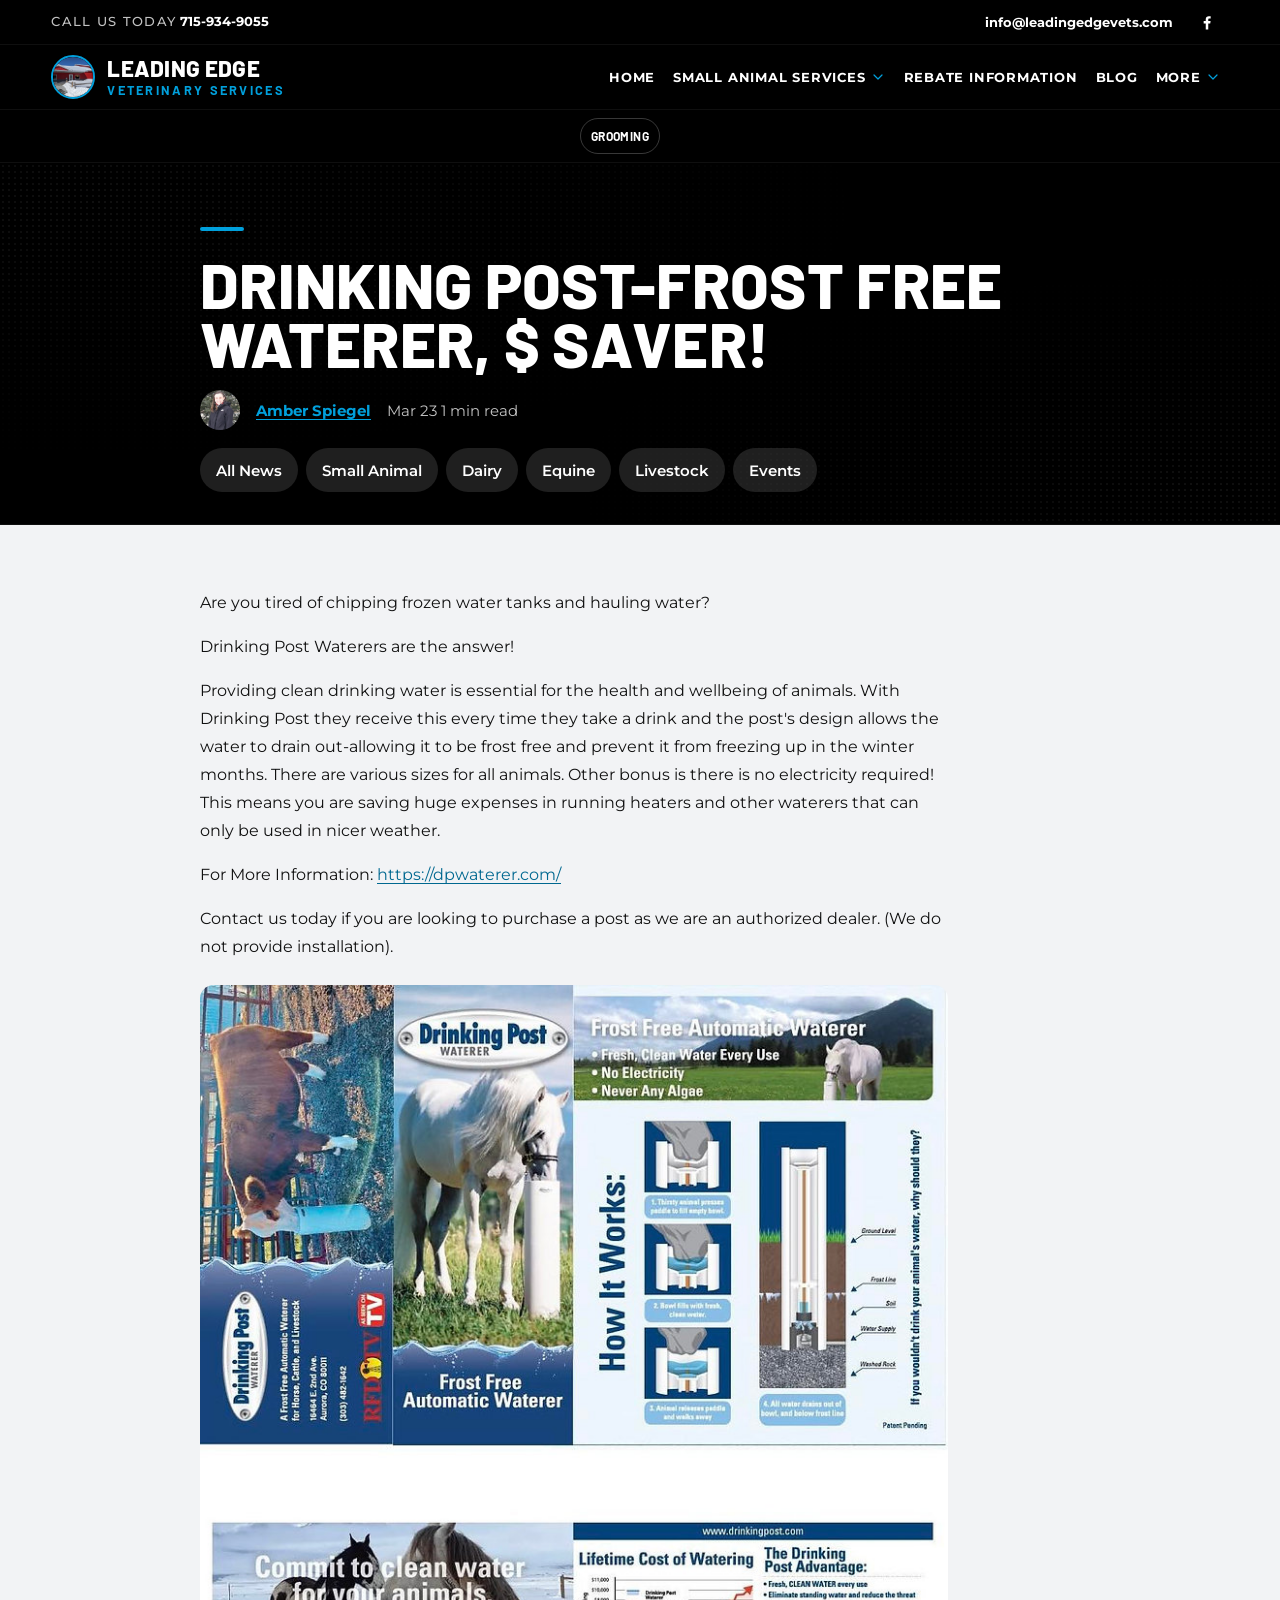
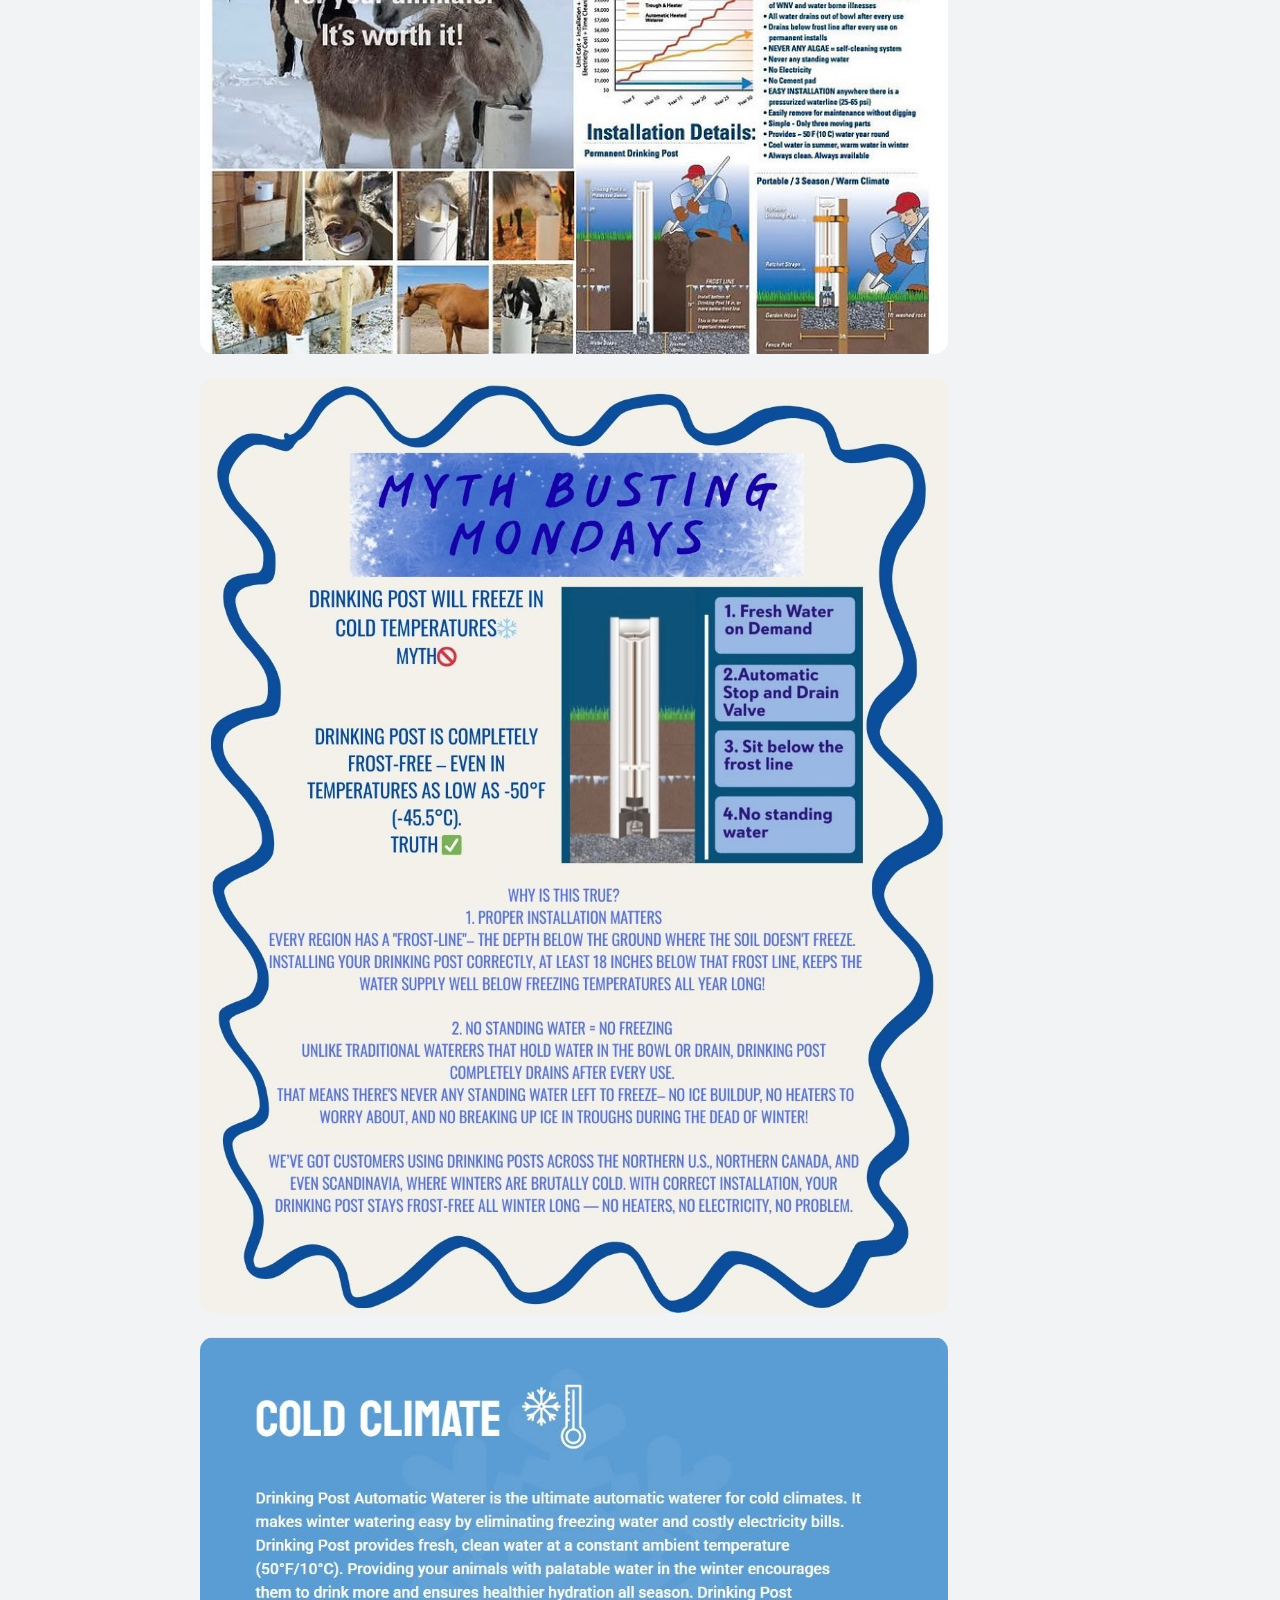
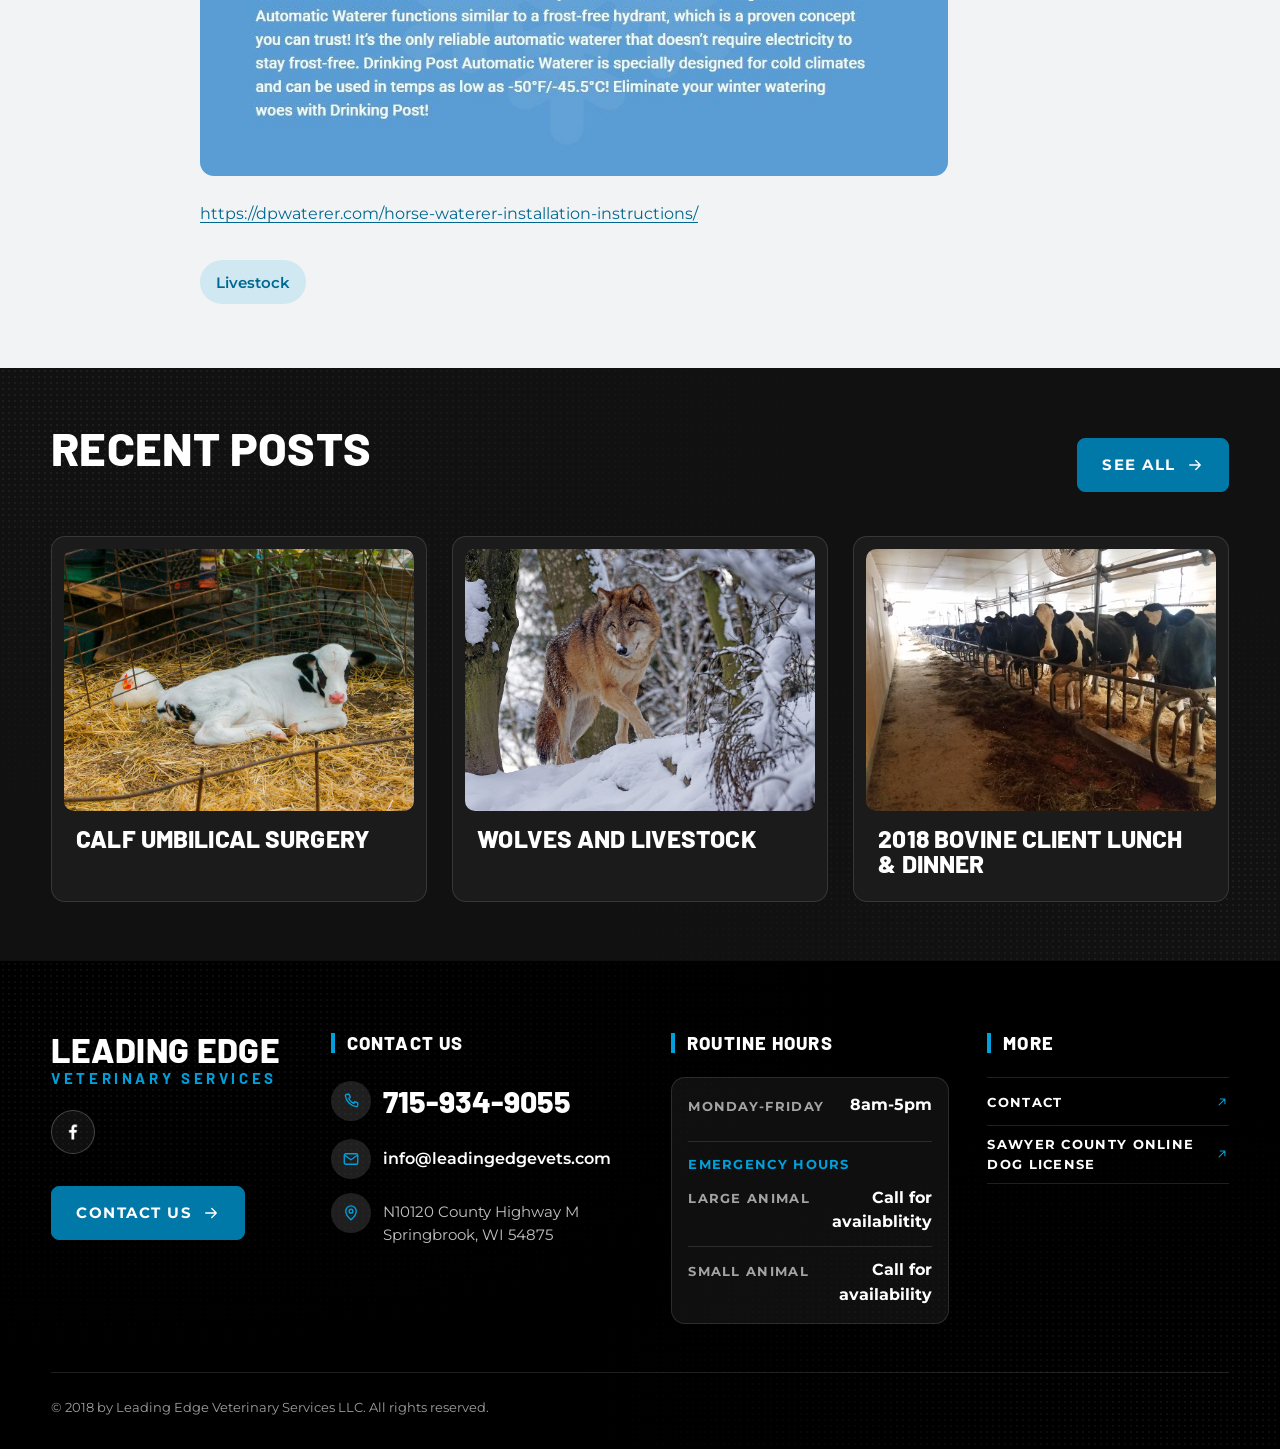
<file: blog/drinking-post-frost-free-waterer-saver.html>
<!doctype html>
<html lang="en">
<head><script>window.__SR_BASE__="../";function fixCustomPropUrls(style, baseURI) {
  return String(style).split(';').map(function (decl) {
    if (!/^\s*--[A-Za-z0-9_-]+\s*:/.test(decl)) return decl;
    return decl.replace(/url\((\s*['"]?)([^)'"]+)(['"]?\s*)\)/g, function (m, q1, ref, q2) {
      if (/^(?:[a-zA-Z][a-zA-Z0-9+.-]*:|\/|#)/.test(ref)) return m;
      try {
        var u = new URL(ref, baseURI);
        return 'url(' + q1 + u.pathname + u.search + u.hash + q2 + ')';
      } catch (e) { return m; }
    });
  }).join(';');
};(function(){function run(){var n=document.querySelectorAll('[style*="url("]');for(var i=0;i<n.length;i++){var s=n[i].getAttribute("style"),o=fixCustomPropUrls(s,document.baseURI);if(o!==s)n[i].setAttribute("style",o);}}if(document.readyState==="loading")document.addEventListener("DOMContentLoaded",run);else run();})();</script>
<meta charset="utf-8">
<meta name="viewport" content="width=device-width, initial-scale=1">
<meta name="theme-color" content="#000000">
<title>Drinking Post-Frost Free Waterer, $ Saver!</title>
<meta name="description" content="Are you tired of chipping frozen water tanks and hauling water? Drinking Post Waterers are the answer, giving animals clean drinking water every time.">
<link rel="canonical" href="https://www.leadingedgevets.com/blog/drinking-post-frost-free-waterer-saver">
<meta property="og:title" content="Drinking Post-Frost Free Waterer, $ Saver!">
<meta property="og:description" content="Are you tired of chipping frozen water tanks and hauling water?Drinking Post Waterers are the answer!Providing clean drinking water is essential for the health and wellbeing of animals. With Drinking Post they receive this every time they take a drink and the post's design allows the water to drain out-allowing it to be frost free and prevent it from freezing up in the winter months. There are various sizes for all animals. Other bonus is there is no electricity required! This means you are savi">
<meta property="og:image" content="https://www.leadingedgevets.com/assets/5650c287-ddddbc_ea7aa77f5b1b4f0b832bbf8087c79f47-mv2.jpg">
<meta property="og:image:width" content="1047">
<meta property="og:image:height" content="1357">
<meta property="og:url" content="https://www.leadingedgevets.com/blog/drinking-post-frost-free-waterer-saver">
<meta property="og:site_name" content="leadingedgevets">
<meta property="og:type" content="article">
<meta property="fb:admins" content="LeadingEdgeVS">
<meta property="article:author" content="Amber Spiegel">
<meta property="article:published_time" content="2026-03-23T12:00:17.523Z">
<meta property="article:modified_time" content="2026-03-23T12:00:17.523Z">
<meta name="twitter:card" content="summary_large_image">
<meta name="twitter:title" content="Drinking Post-Frost Free Waterer, $ Saver!">
<meta name="twitter:description" content="Are you tired of chipping frozen water tanks and hauling water?Drinking Post Waterers are the answer!Providing clean drinking water is essential for the health and wellbeing of animals. With Drinking Post they receive this every time they take a drink and the post's design allows the water to drain out-allowing it to be frost free and prevent it from freezing up in the winter months. There are various sizes for all animals. Other bonus is there is no electricity required! This means you are savi">
<meta name="twitter:image" content="https://www.leadingedgevets.com/assets/5650c287-ddddbc_ea7aa77f5b1b4f0b832bbf8087c79f47-mv2.jpg">
<script type="application/ld+json">{"@context":"https://schema.org","@type":"BlogPosting","author":{"@type":"Person","name":"Amber Spiegel","url":"https://www.leadingedgevets.com/profile/aspiegel/profile"},"dateModified":"2026-03-23T12:00:17.523Z","datePublished":"2026-03-23T12:00:17.523Z","headline":"Drinking Post-Frost Free Waterer, $ Saver!","mainEntityOfPage":{"@id":"https://www.leadingedgevets.com/blog/drinking-post-frost-free-waterer-saver","@type":"itemPage","url":"https://www.leadingedgevets.com/blog/drinking-post-frost-free-waterer-saver"},"description":"Are you tired of chipping frozen water tanks and hauling water?Drinking Post Waterers are the answer!Providing clean drinking water is essential for the health and wellbeing of animals. With Drinking Post they receive this every time they take a drink and the post's design allows the water to drain out-allowing it to be frost free and prevent it from freezing up in the winter months. There are various sizes for all animals. Other bonus is there is no electricity required! This means you are savi","url":"https://www.leadingedgevets.com/blog/drinking-post-frost-free-waterer-saver","image":{"@type":"ImageObject","url":"https://www.leadingedgevets.com/assets/5650c287-ddddbc_ea7aa77f5b1b4f0b832bbf8087c79f47-mv2.jpg","width":"1047","height":"1357"},"publisher":{"@type":"Organization","name":"leadingedgevets","url":"https://www.leadingedgevets.com"}}</script>
<link rel="icon" sizes="192x192" href="../assets/9c70971f-726e4a_0eaae02867c745abbfa09205c87668c8-7Emv2.jpg" type="image/jpeg">
<link rel="shortcut icon" href="../assets/a4242751-726e4a_0eaae02867c745abbfa09205c87668c8-7Emv2.jpg" type="image/jpeg">
<link rel="apple-touch-icon" href="../assets/8c1d97eb-726e4a_0eaae02867c745abbfa09205c87668c8-7Emv2.jpg" type="image/jpeg">
<link rel="stylesheet" href="../styles/site-motion.css">
<link rel="stylesheet" href="../styles/site.bundle.css">
<script src="../scripts/site-motion.js" defer></script>

<meta name="robots" content="index, follow">
<script type="application/ld+json">{"@context":"https://schema.org","@graph":[{"@type":"WebPage","@id":"https://www.leadingedgevets.com/blog/drinking-post-frost-free-waterer-saver#webpage","url":"https://www.leadingedgevets.com/blog/drinking-post-frost-free-waterer-saver","name":"Drinking Post-Frost Free Waterer, $ Saver!","description":"Are you tired of chipping frozen water tanks and hauling water? Drinking Post Waterers are the answer, giving animals clean drinking water every time.","isPartOf":{"@id":"https://www.leadingedgevets.com/#website"},"breadcrumb":{"@id":"https://www.leadingedgevets.com/blog/drinking-post-frost-free-waterer-saver#breadcrumb"},"inLanguage":"en"},{"@type":"BreadcrumbList","@id":"https://www.leadingedgevets.com/blog/drinking-post-frost-free-waterer-saver#breadcrumb","itemListElement":[{"@type":"ListItem","position":1,"name":"Home","item":{"@type":"WebPage","@id":"https://www.leadingedgevets.com/"}},{"@type":"ListItem","position":2,"name":"Blog","item":{"@type":"WebPage","@id":"https://www.leadingedgevets.com/blog"}},{"@type":"ListItem","position":3,"name":"Drinking Post Frost Free Waterer Saver.Html"}]}]}</script>
</head>
<body>
<a class="skip-link" href="#main">Skip to Main Content</a>
<header class="site-header" id="top">
<div class="util"><div class="container util__row"><h2 class="util__h"><span class="util__label">Call Us Today</span> <a href="tel:715-934-9055">715-934-9055</a></h2><div class="util__end"><a class="util__email" href="mailto:info@leadingedgevets.com">info@leadingedgevets.com</a><a class="util__social" href="https://www.facebook.com/LeadingEdgeVS/" aria-label="facebook.com"><svg class="icon icon--facebook" viewBox="0 0 24 24" width="18" height="18" fill="currentColor" aria-hidden="true" focusable="false"><path d="M13.5 21v-7.2h2.4l.4-2.9h-2.8V9.1c0-.8.3-1.4 1.4-1.4h1.5V5.1a19 19 0 0 0-2.2-.1c-2.2 0-3.7 1.3-3.7 3.8v2.1H8v2.9h2.5V21z"/></svg></a></div></div></div>
<div class="bar-row"><div class="container bar">
<a class="brand brand--photo" href="../"><img class="brand__photo" src="../assets/19a00feb-PXL_20220223_191254499_MP.jpg" alt="Clinic Entrance (Winter View)" width="255" height="200"><span class="brand__words"><span class="brand__top">Leading Edge</span><span class="brand__bottom">Veterinary Services</span></span></a>
<nav class="nav" aria-label="Main"><ul class="nav__list"><li class="nav__item"><a class="nav__link" href="../">HOME</a></li><li class="nav__item"><a class="nav__link" href="../small-animal-services/">Small Animal Services<svg class="icon icon--chevron" viewBox="0 0 24 24" width="16" height="16" fill="none" stroke="currentColor" stroke-width="1.8" stroke-linecap="round" stroke-linejoin="round" aria-hidden="true" focusable="false"><path d="m6 9 6 6 6-6"/></svg></a><ul class="nav__sub"><li><a href="../small-animal-services/grooming">GROOMING</a></li></ul></li><li class="nav__item"><a class="nav__link" href="../rebates">Rebate Information</a></li><li class="nav__item"><a class="nav__link" href="../blog/">BLOG</a></li><li class="nav__item nav__item--right"><a class="nav__link" href="../contact">More<svg class="icon icon--chevron" viewBox="0 0 24 24" width="16" height="16" fill="none" stroke="currentColor" stroke-width="1.8" stroke-linecap="round" stroke-linejoin="round" aria-hidden="true" focusable="false"><path d="m6 9 6 6 6-6"/></svg></a><ul class="nav__sub"><li><a href="../contact">CONTACT</a></li><li><a href="https://www.doglicenses.us/WI/Sawyer/">SAWYER COUNTY ONLINE DOG LICENSE</a></li></ul></li></ul></nav>
<details class="menu"><summary><svg class="icon icon--menu" viewBox="0 0 24 24" width="22" height="22" fill="none" stroke="currentColor" stroke-width="1.8" stroke-linecap="round" stroke-linejoin="round" aria-hidden="true" focusable="false"><path d="M4 7h16M4 12h16M4 17h16"/></svg><span>Menu</span></summary><div class="menu__panel"><ul class="menu__list"><li><a href="../">HOME</a></li><li><a href="../small-animal-services/">Small Animal Services</a></li><li class="menu__child"><a href="../small-animal-services/grooming">GROOMING</a></li><li><a href="../rebates">Rebate Information</a></li><li><a href="../blog/">BLOG</a></li><li class="menu__child"><a href="../contact">CONTACT</a></li><li class="menu__child"><a href="https://www.doglicenses.us/WI/Sawyer/">SAWYER COUNTY ONLINE DOG LICENSE</a></li></ul></div></details>
</div></div>
<nav class="chips-row" aria-label="Services"><div class="container"><ul class="chips-row__list"><li><a class="chip" href="../small-animal-services/grooming">GROOMING</a></li></ul></div></nav>
</header>
<main id="main">
<section class="page-hero post-head reveal"><div class="container--narrow">
<span class="page-hero__bar" aria-hidden="true"></span>
<h1>Drinking Post-Frost Free Waterer, $ Saver!</h1>
<div class="post-meta"><img class="avatar" src="../assets/3f8a283c-Amber.jpg" alt="Writer: Amber Spiegel" width="190" height="228" loading="lazy" decoding="async"><a href="../profile/aspiegel/profile">Amber Spiegel</a><span>Mar 23 1 min read</span></div>
<nav class="page-hero__nav" aria-label="Blog"><ul class="chips"><li><a class="chip" href="../blog/">All News</a></li><li><a class="chip" href="../blog/categories/small-animal">Small Animal</a></li><li><a class="chip" href="../blog/categories/dairy">Dairy</a></li><li><a class="chip" href="../blog/categories/equine">Equine</a></li><li><a class="chip" href="../blog/categories/livestock">Livestock</a></li><li><a class="chip" href="../blog/categories/events">Events</a></li></ul></nav>
</div></section>
<section class="band t-paper post-body reveal"><div class="container--narrow"><div class="prose"><p>Are you tired of chipping frozen water tanks and hauling water?</p><p>Drinking Post Waterers are the answer!</p><p>Providing clean drinking water is essential for the health and wellbeing of animals. With Drinking Post they receive this every time they take a drink and the post's design allows the water to drain out-allowing it to be frost free and prevent it from freezing up in the winter months. There are various sizes for all animals. Other bonus is there is no electricity required! This means you are saving huge expenses in running heaters and other waterers that can only be used in nicer weather.</p><p>For More Information: <a href="https://dpwaterer.com/">https://dpwaterer.com/</a></p><p>Contact us today if you are looking to purchase a post as we are an authorized dealer. (We do not provide installation).</p><figure class="frame"><img src="../assets/5650c287-ddddbc_ea7aa77f5b1b4f0b832bbf8087c79f47-mv2.jpg" alt="" width="772" height="1000" loading="lazy" decoding="async"></figure><figure class="frame"><img src="../assets/2a35adb3-ddddbc_4cfb9dba4aa74d68a7d25794bd96e896-mv2.jpg" alt="" width="1080" height="1350" loading="lazy" decoding="async"></figure><figure class="frame"><img src="../assets/4c0b4025-ddddbc_825a02652276476aaef8c8064c5795f6-mv2.jpg" alt="https://dpwaterer.com/horse-waterer-installation-instructions/" width="952" height="559" loading="lazy" decoding="async"></figure><p><a href="https://dpwaterer.com/horse-waterer-installation-instructions/">https://dpwaterer.com/horse-waterer-installation-instructions/</a></p></div>
<div class="post-tags"><ul class="chips"><li><a class="chip" href="../blog/categories/livestock">Livestock</a></li></ul></div>
</div></section>
<section class="band t-coal reveal"><div class="container">
<div class="section-head section-head--split"><h2>Recent Posts</h2><a class="btn btn--primary" href="../blog/">See All<svg class="icon icon--arrow" viewBox="0 0 24 24" width="18" height="18" fill="none" stroke="currentColor" stroke-width="1.8" stroke-linecap="round" stroke-linejoin="round" aria-hidden="true" focusable="false"><path d="M5 12h14M13 6l6 6-6 6"/></svg></a></div>
<div class="post-grid"><article class="card post-card"><figure class="frame"><img width="1920" height="1440" src="../assets/09b1bbc0-nsplsh_55754a3274696373633941-mv2_d_3072_2304_s_2.jpg" alt="Calf Umbilical Surgery" loading="lazy" decoding="async"></figure><div class="post-card__body"><h3 class="post-card__title"><a class="post-card__link" href="../blog/calf-umbilical-surgery">Calf Umbilical Surgery</a></h3></div></article><article class="card post-card"><figure class="frame"><img width="1280" height="853" src="../assets/6ef5d386-a27d24_d3213111a7244989a11614501f4ee4f1-mv2.jpg" alt="Wolves and Livestock" loading="lazy" decoding="async"></figure><div class="post-card__body"><h3 class="post-card__title"><a class="post-card__link" href="../blog/wolves-and-livestock">Wolves and Livestock</a></h3></div></article><article class="card post-card"><figure class="frame"><img width="4032" height="3024" src="../assets/d26510f2-a265f7_86aa57815c154b3ea759ef9c7df4690f-mv2_d_4032_3024_s_4_2.jpg" alt="2018 Bovine Client Lunch &amp; Dinner" loading="lazy" decoding="async"></figure><div class="post-card__body"><h3 class="post-card__title"><a class="post-card__link" href="../blog/2018-bovine-client-lunch-dinner">2018 Bovine Client Lunch &amp; Dinner</a></h3></div></article></div>
</div></section>
</main>
<footer class="site-footer">
<div class="container">
<div class="footer__grid">
<div class="footer__brand"><a class="brand footer__logo" href="../"><span class="brand__top">Leading Edge</span><span class="brand__bottom">Veterinary Services</span></a>
<p class="footer__socials"><a class="footer__social" href="https://www.facebook.com/LeadingEdgeVS/" aria-label="facebook.com"><img loading="lazy" src="../assets/681dce45-23fd2a2be53141ed810f4d3dcdcd01fa.png" alt="White Facebook Icon" width="20" height="20"></a></p>
<p><a class="btn btn--primary" href="../contact">CONTACT US<svg class="icon icon--arrow" viewBox="0 0 24 24" width="18" height="18" fill="none" stroke="currentColor" stroke-width="1.8" stroke-linecap="round" stroke-linejoin="round" aria-hidden="true" focusable="false"><path d="M5 12h14M13 6l6 6-6 6"/></svg></a></p></div>
<div class="footer__reach"><p class="footer__title">CONTACT US</p>
<a class="footer__phone" href="tel:715-934-9055"><span class="contact-row__icon"><svg class="icon icon--phone" viewBox="0 0 24 24" width="18" height="18" fill="none" stroke="currentColor" stroke-width="1.8" stroke-linecap="round" stroke-linejoin="round" aria-hidden="true" focusable="false"><path d="M6.5 3h3l1.5 4-2 1.5a11 11 0 0 0 6.5 6.5l1.5-2 4 1.5v3a2 2 0 0 1-2 2A17 17 0 0 1 4.5 5a2 2 0 0 1 2-2z"/></svg></span><span>715-934-9055</span></a>
<div class="contact-row"><span class="contact-row__icon"><svg class="icon icon--mail" viewBox="0 0 24 24" width="18" height="18" fill="none" stroke="currentColor" stroke-width="1.8" stroke-linecap="round" stroke-linejoin="round" aria-hidden="true" focusable="false"><rect x="3" y="5" width="18" height="14" rx="2"/><path d="m3.5 7 8.5 6 8.5-6"/></svg></span><a href="mailto:info@leadingedgevets.com">info@leadingedgevets.com</a></div>
<div class="contact-row contact-row--top"><span class="contact-row__icon"><svg class="icon icon--pin" viewBox="0 0 24 24" width="18" height="18" fill="none" stroke="currentColor" stroke-width="1.8" stroke-linecap="round" stroke-linejoin="round" aria-hidden="true" focusable="false"><path d="M12 21s-7-6.2-7-11.5a7 7 0 0 1 14 0C19 14.8 12 21 12 21z"/><circle cx="12" cy="9.5" r="2.5"/></svg></span><p class="contact-row__text">N10120 County Highway M<br>Springbrook, WI 54875</p></div></div>
<div class="footer__hours"><p class="footer__title">Routine Hours</p><div class="hours-panel"><table class="hours"><tbody><tr><td>Monday-Friday</td><td>8am-5pm</td></tr></tbody></table><p class="footer__sub">Emergency Hours</p><table class="hours"><tbody><tr><td>Large Animal</td><td>Call for availablitity</td></tr><tr><td>Small Animal</td><td>Call for availability</td></tr></tbody></table></div></div>
<div class="footer__links"><p class="footer__title">More</p><ul class="footer__list"><li><a href="../contact"><span>CONTACT</span><svg class="icon icon--out" viewBox="0 0 24 24" width="14" height="14" fill="none" stroke="currentColor" stroke-width="1.8" stroke-linecap="round" stroke-linejoin="round" aria-hidden="true" focusable="false"><path d="M7 17 17 7M9 7h8v8"/></svg></a></li><li><a href="https://www.doglicenses.us/WI/Sawyer/"><span>SAWYER COUNTY ONLINE DOG LICENSE</span><svg class="icon icon--out" viewBox="0 0 24 24" width="14" height="14" fill="none" stroke="currentColor" stroke-width="1.8" stroke-linecap="round" stroke-linejoin="round" aria-hidden="true" focusable="false"><path d="M7 17 17 7M9 7h8v8"/></svg></a></li></ul></div>
</div>
<p class="footer__legal">© 2018 by Leading Edge Veterinary Services LLC. All rights reserved.</p>
</div>
</footer>
</body>
</html>
</file>
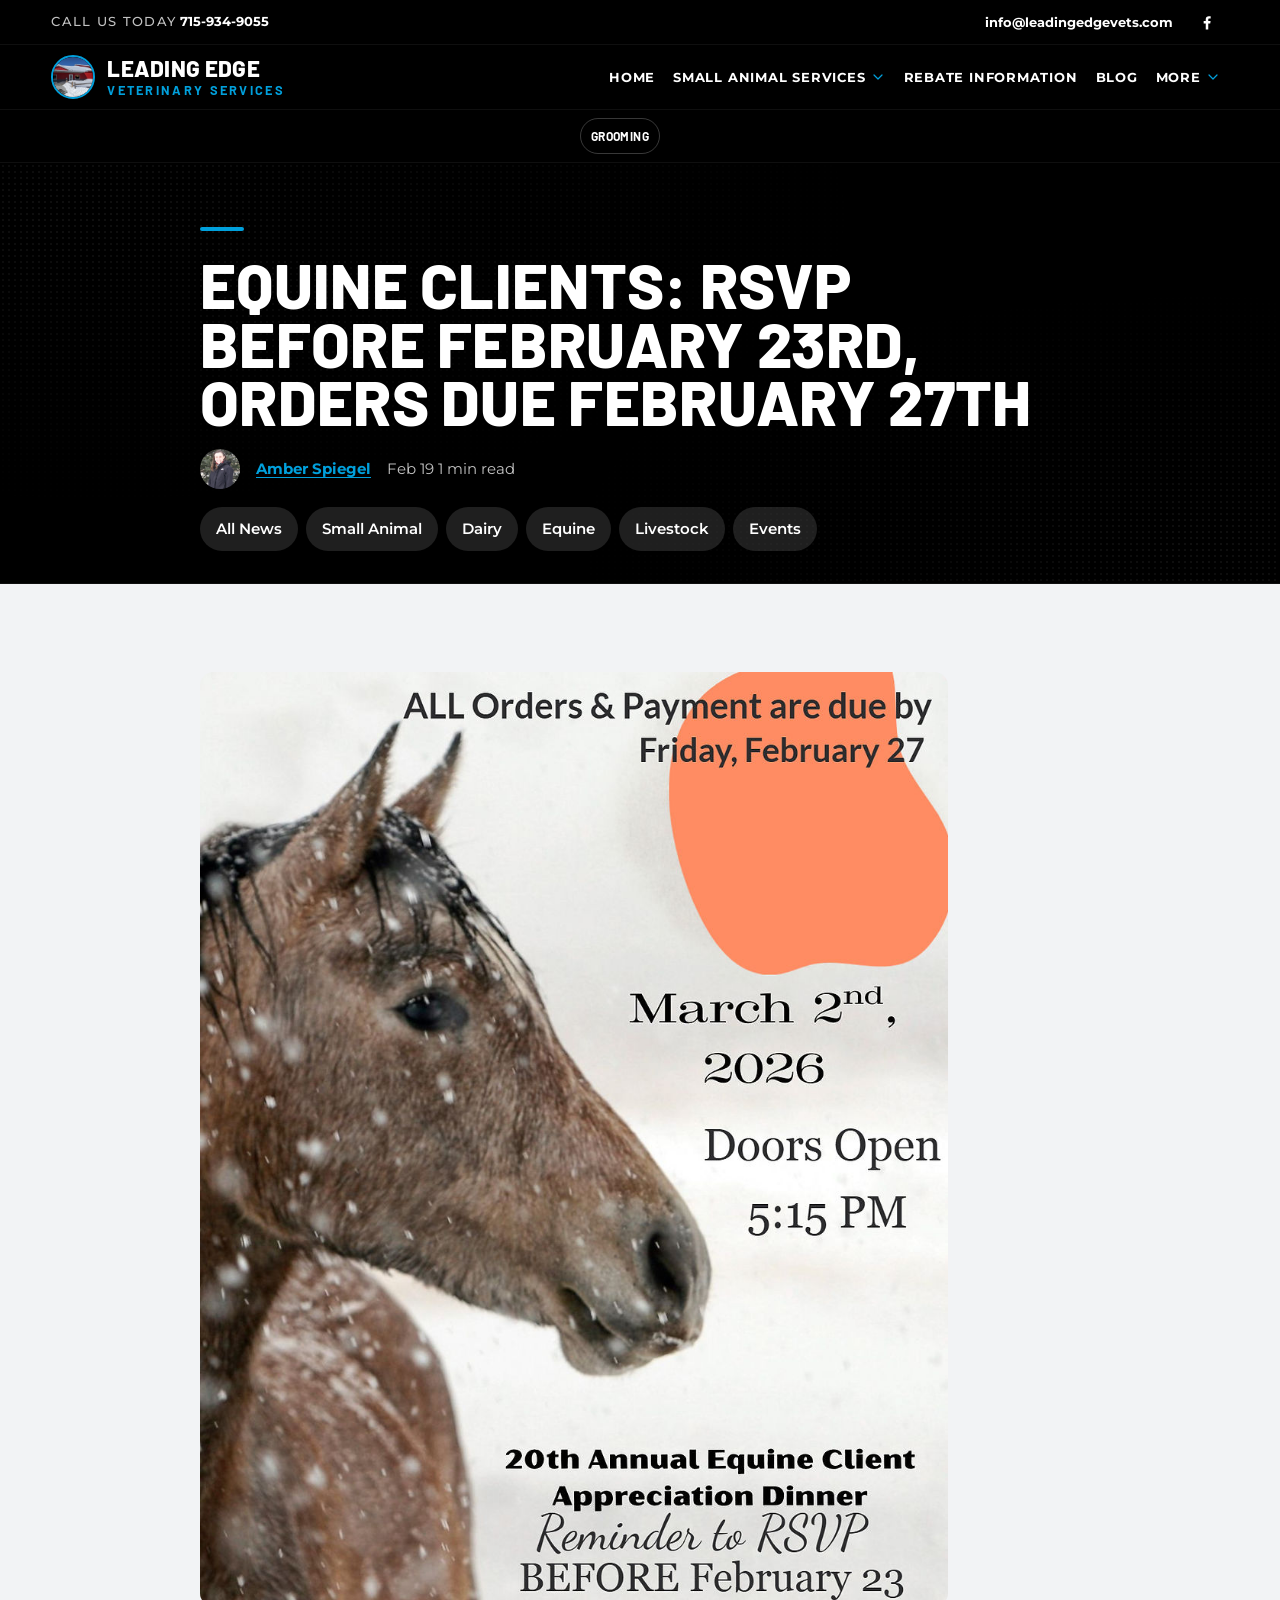
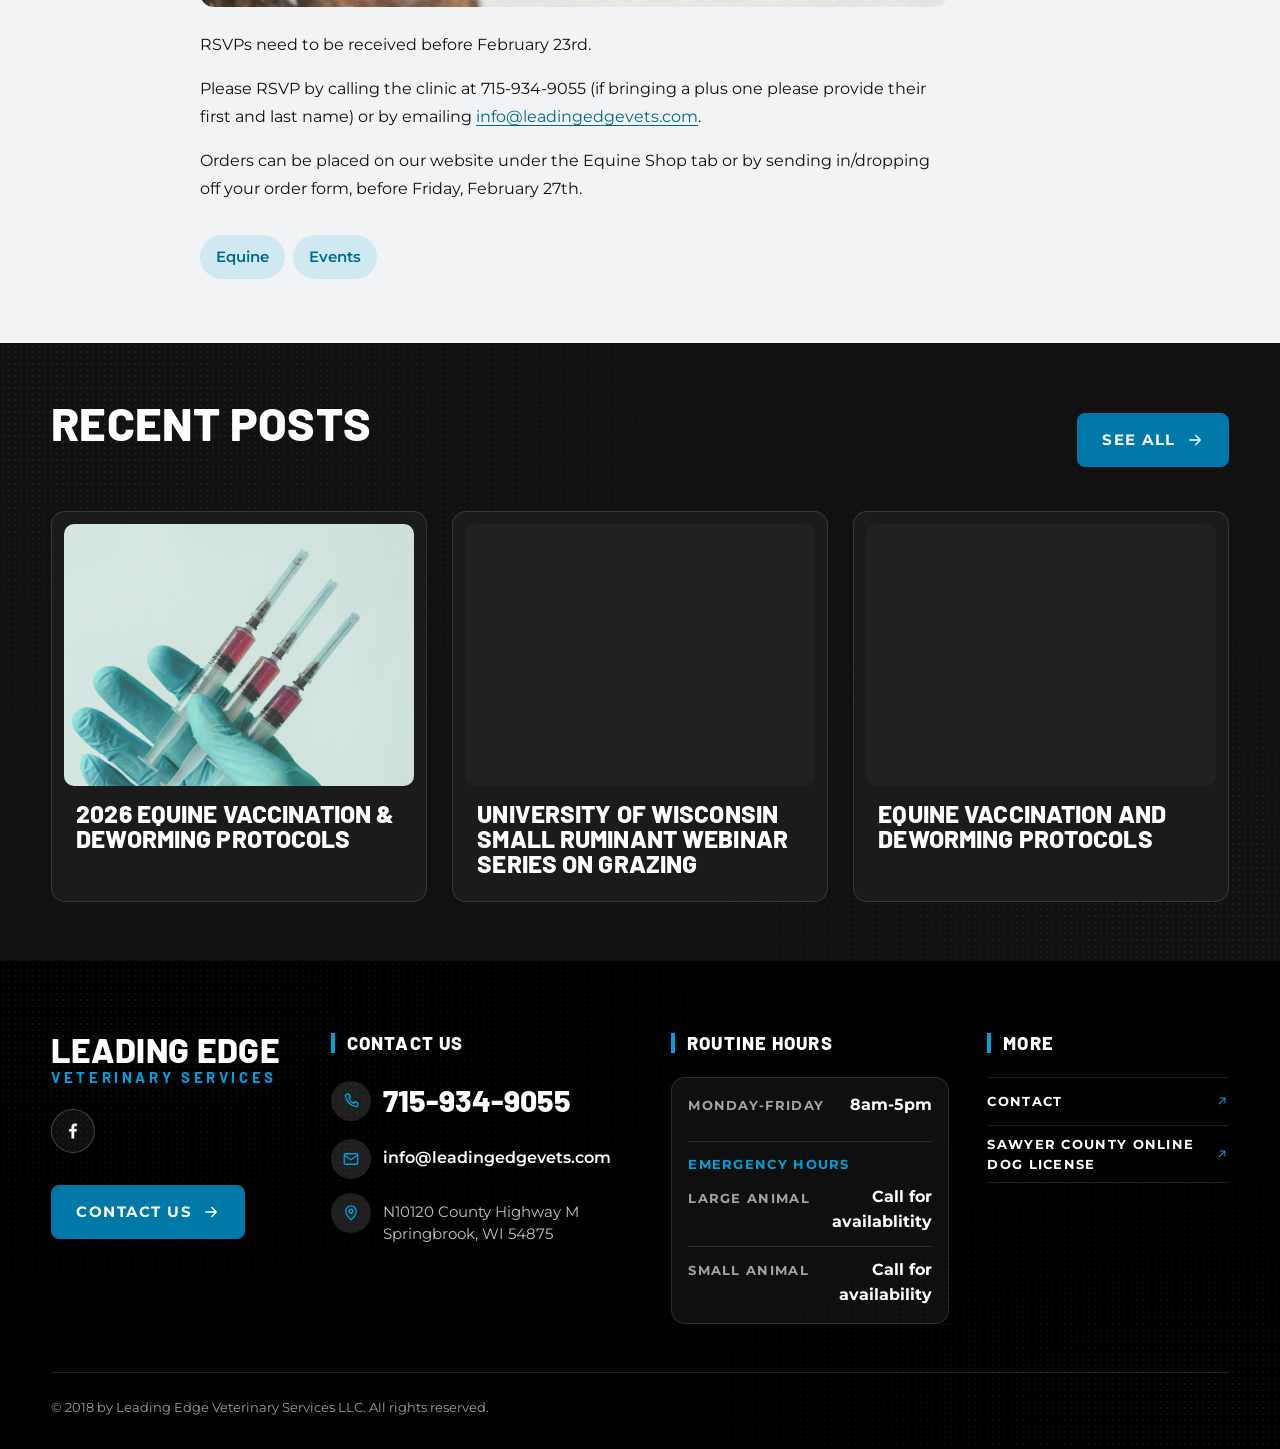
<file: blog/equine-clients-rsvp-before-february-23rd-orders-due-february-27th.html>
<!doctype html>
<html lang="en">
<head><script>window.__SR_BASE__="../";function fixCustomPropUrls(style, baseURI) {
  return String(style).split(';').map(function (decl) {
    if (!/^\s*--[A-Za-z0-9_-]+\s*:/.test(decl)) return decl;
    return decl.replace(/url\((\s*['"]?)([^)'"]+)(['"]?\s*)\)/g, function (m, q1, ref, q2) {
      if (/^(?:[a-zA-Z][a-zA-Z0-9+.-]*:|\/|#)/.test(ref)) return m;
      try {
        var u = new URL(ref, baseURI);
        return 'url(' + q1 + u.pathname + u.search + u.hash + q2 + ')';
      } catch (e) { return m; }
    });
  }).join(';');
};(function(){function run(){var n=document.querySelectorAll('[style*="url("]');for(var i=0;i<n.length;i++){var s=n[i].getAttribute("style"),o=fixCustomPropUrls(s,document.baseURI);if(o!==s)n[i].setAttribute("style",o);}}if(document.readyState==="loading")document.addEventListener("DOMContentLoaded",run);else run();})();</script>
<meta charset="utf-8">
<meta name="viewport" content="width=device-width, initial-scale=1">
<meta name="theme-color" content="#000000">
<title>Equine Clients: RSVP by Feb 23, Orders Due Feb 27</title>
<meta name="description" content="Friendly reminders for the upcoming Equine Client Appreciation Dinner: RSVP by February 23rd, and orders are due by February 27th.">
<link rel="canonical" href="https://www.leadingedgevets.com/blog/equine-clients-rsvp-before-february-23rd-orders-due-february-27th">
<meta property="og:title" content="Equine Clients: RSVP by Feb 23, Orders Due Feb 27">
<meta property="og:description" content="Friendly reminders for the upcoming Equine Client Appreciation Dinner
RSVP: February 23rd
Orders Due: February 27th">
<meta property="og:image" content="https://www.leadingedgevets.com/assets/de9dcb2e-ddddbc_648303c2787b4f4d978dc1c37b3f3661-mv2.jpg">
<meta property="og:image:width" content="1080">
<meta property="og:image:height" content="1350">
<meta property="og:url" content="https://www.leadingedgevets.com/blog/equine-clients-rsvp-before-february-23rd-orders-due-february-27th">
<meta property="og:site_name" content="leadingedgevets">
<meta property="og:type" content="article">
<meta property="fb:admins" content="LeadingEdgeVS">
<meta property="article:author" content="Amber Spiegel">
<meta property="article:published_time" content="2026-02-19T13:00:20.145Z">
<meta property="article:modified_time" content="2026-02-19T13:00:20.145Z">
<meta name="twitter:card" content="summary_large_image">
<meta name="twitter:title" content="Equine Clients: RSVP by Feb 23, Orders Due Feb 27">
<meta name="twitter:description" content="Friendly reminders for the upcoming Equine Client Appreciation Dinner
RSVP: February 23rd
Orders Due: February 27th">
<meta name="twitter:image" content="https://www.leadingedgevets.com/assets/de9dcb2e-ddddbc_648303c2787b4f4d978dc1c37b3f3661-mv2.jpg">
<script type="application/ld+json">{"@context":"https://schema.org","@type":"BlogPosting","author":{"@type":"Person","name":"Amber Spiegel","url":"https://www.leadingedgevets.com/profile/aspiegel/profile"},"dateModified":"2026-02-19T13:00:20.145Z","datePublished":"2026-02-19T13:00:20.145Z","headline":"Equine Clients: RSVP before February 23rd, Orders Due February 27th","mainEntityOfPage":{"@id":"https://www.leadingedgevets.com/blog/equine-clients-rsvp-before-february-23rd-orders-due-february-27th","@type":"itemPage","url":"https://www.leadingedgevets.com/blog/equine-clients-rsvp-before-february-23rd-orders-due-february-27th"},"description":"Friendly reminders for the upcoming Equine Client Appreciation Dinner\nRSVP: February 23rd\nOrders Due: February 27th","url":"https://www.leadingedgevets.com/blog/equine-clients-rsvp-before-february-23rd-orders-due-february-27th","image":{"@type":"ImageObject","url":"https://www.leadingedgevets.com/assets/de9dcb2e-ddddbc_648303c2787b4f4d978dc1c37b3f3661-mv2.jpg","width":"1080","height":"1350"},"publisher":{"@type":"Organization","name":"leadingedgevets","url":"https://www.leadingedgevets.com"}}</script>
<link rel="icon" sizes="192x192" href="../assets/9c70971f-726e4a_0eaae02867c745abbfa09205c87668c8-7Emv2.jpg" type="image/jpeg">
<link rel="shortcut icon" href="../assets/a4242751-726e4a_0eaae02867c745abbfa09205c87668c8-7Emv2.jpg" type="image/jpeg">
<link rel="apple-touch-icon" href="../assets/8c1d97eb-726e4a_0eaae02867c745abbfa09205c87668c8-7Emv2.jpg" type="image/jpeg">
<link rel="stylesheet" href="../styles/site-motion.css">
<link rel="stylesheet" href="../styles/site.bundle.css">
<script src="../scripts/site-motion.js" defer></script>

<meta name="robots" content="index, follow">
<script type="application/ld+json">{"@context":"https://schema.org","@graph":[{"@type":"WebPage","@id":"https://www.leadingedgevets.com/blog/equine-clients-rsvp-before-february-23rd-orders-due-february-27th#webpage","url":"https://www.leadingedgevets.com/blog/equine-clients-rsvp-before-february-23rd-orders-due-february-27th","name":"Equine Clients: RSVP by Feb 23, Orders Due Feb 27","description":"Friendly reminders for the upcoming Equine Client Appreciation Dinner: RSVP by February 23rd, and orders are due by February 27th.","isPartOf":{"@id":"https://www.leadingedgevets.com/#website"},"breadcrumb":{"@id":"https://www.leadingedgevets.com/blog/equine-clients-rsvp-before-february-23rd-orders-due-february-27th#breadcrumb"},"inLanguage":"en"},{"@type":"BreadcrumbList","@id":"https://www.leadingedgevets.com/blog/equine-clients-rsvp-before-february-23rd-orders-due-february-27th#breadcrumb","itemListElement":[{"@type":"ListItem","position":1,"name":"Home","item":{"@type":"WebPage","@id":"https://www.leadingedgevets.com/"}},{"@type":"ListItem","position":2,"name":"Blog","item":{"@type":"WebPage","@id":"https://www.leadingedgevets.com/blog"}},{"@type":"ListItem","position":3,"name":"Equine Clients Rsvp Before February 23rd Orders Due February 27th.Html"}]}]}</script>
</head>
<body>
<a class="skip-link" href="#main">Skip to Main Content</a>
<header class="site-header" id="top">
<div class="util"><div class="container util__row"><h2 class="util__h"><span class="util__label">Call Us Today</span> <a href="tel:715-934-9055">715-934-9055</a></h2><div class="util__end"><a class="util__email" href="mailto:info@leadingedgevets.com">info@leadingedgevets.com</a><a class="util__social" href="https://www.facebook.com/LeadingEdgeVS/" aria-label="facebook.com"><svg class="icon icon--facebook" viewBox="0 0 24 24" width="18" height="18" fill="currentColor" aria-hidden="true" focusable="false"><path d="M13.5 21v-7.2h2.4l.4-2.9h-2.8V9.1c0-.8.3-1.4 1.4-1.4h1.5V5.1a19 19 0 0 0-2.2-.1c-2.2 0-3.7 1.3-3.7 3.8v2.1H8v2.9h2.5V21z"/></svg></a></div></div></div>
<div class="bar-row"><div class="container bar">
<a class="brand brand--photo" href="../"><img class="brand__photo" src="../assets/19a00feb-PXL_20220223_191254499_MP.jpg" alt="Clinic Entrance (Winter View)" width="255" height="200"><span class="brand__words"><span class="brand__top">Leading Edge</span><span class="brand__bottom">Veterinary Services</span></span></a>
<nav class="nav" aria-label="Main"><ul class="nav__list"><li class="nav__item"><a class="nav__link" href="../">HOME</a></li><li class="nav__item"><a class="nav__link" href="../small-animal-services/">Small Animal Services<svg class="icon icon--chevron" viewBox="0 0 24 24" width="16" height="16" fill="none" stroke="currentColor" stroke-width="1.8" stroke-linecap="round" stroke-linejoin="round" aria-hidden="true" focusable="false"><path d="m6 9 6 6 6-6"/></svg></a><ul class="nav__sub"><li><a href="../small-animal-services/grooming">GROOMING</a></li></ul></li><li class="nav__item"><a class="nav__link" href="../rebates">Rebate Information</a></li><li class="nav__item"><a class="nav__link" href="../blog/">BLOG</a></li><li class="nav__item nav__item--right"><a class="nav__link" href="../contact">More<svg class="icon icon--chevron" viewBox="0 0 24 24" width="16" height="16" fill="none" stroke="currentColor" stroke-width="1.8" stroke-linecap="round" stroke-linejoin="round" aria-hidden="true" focusable="false"><path d="m6 9 6 6 6-6"/></svg></a><ul class="nav__sub"><li><a href="../contact">CONTACT</a></li><li><a href="https://www.doglicenses.us/WI/Sawyer/">SAWYER COUNTY ONLINE DOG LICENSE</a></li></ul></li></ul></nav>
<details class="menu"><summary><svg class="icon icon--menu" viewBox="0 0 24 24" width="22" height="22" fill="none" stroke="currentColor" stroke-width="1.8" stroke-linecap="round" stroke-linejoin="round" aria-hidden="true" focusable="false"><path d="M4 7h16M4 12h16M4 17h16"/></svg><span>Menu</span></summary><div class="menu__panel"><ul class="menu__list"><li><a href="../">HOME</a></li><li><a href="../small-animal-services/">Small Animal Services</a></li><li class="menu__child"><a href="../small-animal-services/grooming">GROOMING</a></li><li><a href="../rebates">Rebate Information</a></li><li><a href="../blog/">BLOG</a></li><li class="menu__child"><a href="../contact">CONTACT</a></li><li class="menu__child"><a href="https://www.doglicenses.us/WI/Sawyer/">SAWYER COUNTY ONLINE DOG LICENSE</a></li></ul></div></details>
</div></div>
<nav class="chips-row" aria-label="Services"><div class="container"><ul class="chips-row__list"><li><a class="chip" href="../small-animal-services/grooming">GROOMING</a></li></ul></div></nav>
</header>
<main id="main">
<section class="page-hero post-head reveal"><div class="container--narrow">
<span class="page-hero__bar" aria-hidden="true"></span>
<h1>Equine Clients: RSVP before February 23rd, Orders Due February 27th</h1>
<div class="post-meta"><img class="avatar" src="../assets/3f8a283c-Amber.jpg" alt="Writer: Amber Spiegel" width="190" height="228" loading="lazy" decoding="async"><a href="../profile/aspiegel/profile">Amber Spiegel</a><span>Feb 19 1 min read</span></div>
<nav class="page-hero__nav" aria-label="Blog"><ul class="chips"><li><a class="chip" href="../blog/">All News</a></li><li><a class="chip" href="../blog/categories/small-animal">Small Animal</a></li><li><a class="chip" href="../blog/categories/dairy">Dairy</a></li><li><a class="chip" href="../blog/categories/equine">Equine</a></li><li><a class="chip" href="../blog/categories/livestock">Livestock</a></li><li><a class="chip" href="../blog/categories/events">Events</a></li></ul></nav>
</div></section>
<section class="band t-paper post-body reveal"><div class="container--narrow"><div class="prose"><figure class="frame"><img src="../assets/de9dcb2e-ddddbc_648303c2787b4f4d978dc1c37b3f3661-mv2.jpg" alt="" width="980" height="1225" loading="lazy" decoding="async"></figure><p>RSVPs need to be received before February 23rd.</p><p>Please RSVP by calling the clinic at 715-934-9055 (if bringing a plus one please provide their first and last name) or by emailing <a href="mailto:info@leadingedgevets.com">info@leadingedgevets.com</a>.</p><p>Orders can be placed on our website under the Equine Shop tab or by sending in/dropping off your order form, before Friday, February 27th.</p></div>
<div class="post-tags"><ul class="chips"><li><a class="chip" href="../blog/categories/equine">Equine</a></li><li><a class="chip" href="../blog/categories/events">Events</a></li></ul></div>
</div></section>
<section class="band t-coal reveal"><div class="container">
<div class="section-head section-head--split"><h2>Recent Posts</h2><a class="btn btn--primary" href="../blog/">See All<svg class="icon icon--arrow" viewBox="0 0 24 24" width="18" height="18" fill="none" stroke="currentColor" stroke-width="1.8" stroke-linecap="round" stroke-linejoin="round" aria-hidden="true" focusable="false"><path d="M5 12h14M13 6l6 6-6 6"/></svg></a></div>
<div class="post-grid"><article class="card post-card"><figure class="frame"><img width="3333" height="5000" src="../assets/5dc46598-11062b_7674f359563e4faeadf20844e0621741-mv2.jpg" alt="2026 Equine Vaccination &amp; Deworming Protocols" loading="lazy" decoding="async"></figure><div class="post-card__body"><h3 class="post-card__title"><a class="post-card__link" href="../blog/2026-equine-vaccination-deworming-protocols">2026 Equine Vaccination &amp; Deworming Protocols</a></h3></div></article><article class="card post-card"><figure class="frame"><img width="1000" height="715" src="../assets/7ec5afb8-a27d24_d3a628a51c564f62b8020172bc7eb734-mv2.png" alt="University of Wisconsin Small Ruminant Webinar Series on Grazing" loading="lazy" decoding="async"></figure><div class="post-card__body"><h3 class="post-card__title"><a class="post-card__link" href="../blog/university-of-wisconsin-small-ruminant-webinar-series-on-grazing">University of Wisconsin Small Ruminant Webinar Series on Grazing</a></h3></div></article><article class="card post-card"><figure class="frame"><img width="960" height="640" src="../assets/17413857-a27d24_5be28ed2ae70433881fc1db381c52649-mv2.jpg" alt="Equine Vaccination and Deworming Protocols" loading="lazy" decoding="async"></figure><div class="post-card__body"><h3 class="post-card__title"><a class="post-card__link" href="../blog/equine-vaccination-and-deworming-protocols">Equine Vaccination and Deworming Protocols</a></h3></div></article></div>
</div></section>
</main>
<footer class="site-footer">
<div class="container">
<div class="footer__grid">
<div class="footer__brand"><a class="brand footer__logo" href="../"><span class="brand__top">Leading Edge</span><span class="brand__bottom">Veterinary Services</span></a>
<p class="footer__socials"><a class="footer__social" href="https://www.facebook.com/LeadingEdgeVS/" aria-label="facebook.com"><img loading="lazy" src="../assets/681dce45-23fd2a2be53141ed810f4d3dcdcd01fa.png" alt="White Facebook Icon" width="20" height="20"></a></p>
<p><a class="btn btn--primary" href="../contact">CONTACT US<svg class="icon icon--arrow" viewBox="0 0 24 24" width="18" height="18" fill="none" stroke="currentColor" stroke-width="1.8" stroke-linecap="round" stroke-linejoin="round" aria-hidden="true" focusable="false"><path d="M5 12h14M13 6l6 6-6 6"/></svg></a></p></div>
<div class="footer__reach"><p class="footer__title">CONTACT US</p>
<a class="footer__phone" href="tel:715-934-9055"><span class="contact-row__icon"><svg class="icon icon--phone" viewBox="0 0 24 24" width="18" height="18" fill="none" stroke="currentColor" stroke-width="1.8" stroke-linecap="round" stroke-linejoin="round" aria-hidden="true" focusable="false"><path d="M6.5 3h3l1.5 4-2 1.5a11 11 0 0 0 6.5 6.5l1.5-2 4 1.5v3a2 2 0 0 1-2 2A17 17 0 0 1 4.5 5a2 2 0 0 1 2-2z"/></svg></span><span>715-934-9055</span></a>
<div class="contact-row"><span class="contact-row__icon"><svg class="icon icon--mail" viewBox="0 0 24 24" width="18" height="18" fill="none" stroke="currentColor" stroke-width="1.8" stroke-linecap="round" stroke-linejoin="round" aria-hidden="true" focusable="false"><rect x="3" y="5" width="18" height="14" rx="2"/><path d="m3.5 7 8.5 6 8.5-6"/></svg></span><a href="mailto:info@leadingedgevets.com">info@leadingedgevets.com</a></div>
<div class="contact-row contact-row--top"><span class="contact-row__icon"><svg class="icon icon--pin" viewBox="0 0 24 24" width="18" height="18" fill="none" stroke="currentColor" stroke-width="1.8" stroke-linecap="round" stroke-linejoin="round" aria-hidden="true" focusable="false"><path d="M12 21s-7-6.2-7-11.5a7 7 0 0 1 14 0C19 14.8 12 21 12 21z"/><circle cx="12" cy="9.5" r="2.5"/></svg></span><p class="contact-row__text">N10120 County Highway M<br>Springbrook, WI 54875</p></div></div>
<div class="footer__hours"><p class="footer__title">Routine Hours</p><div class="hours-panel"><table class="hours"><tbody><tr><td>Monday-Friday</td><td>8am-5pm</td></tr></tbody></table><p class="footer__sub">Emergency Hours</p><table class="hours"><tbody><tr><td>Large Animal</td><td>Call for availablitity</td></tr><tr><td>Small Animal</td><td>Call for availability</td></tr></tbody></table></div></div>
<div class="footer__links"><p class="footer__title">More</p><ul class="footer__list"><li><a href="../contact"><span>CONTACT</span><svg class="icon icon--out" viewBox="0 0 24 24" width="14" height="14" fill="none" stroke="currentColor" stroke-width="1.8" stroke-linecap="round" stroke-linejoin="round" aria-hidden="true" focusable="false"><path d="M7 17 17 7M9 7h8v8"/></svg></a></li><li><a href="https://www.doglicenses.us/WI/Sawyer/"><span>SAWYER COUNTY ONLINE DOG LICENSE</span><svg class="icon icon--out" viewBox="0 0 24 24" width="14" height="14" fill="none" stroke="currentColor" stroke-width="1.8" stroke-linecap="round" stroke-linejoin="round" aria-hidden="true" focusable="false"><path d="M7 17 17 7M9 7h8v8"/></svg></a></li></ul></div>
</div>
<p class="footer__legal">© 2018 by Leading Edge Veterinary Services LLC. All rights reserved.</p>
</div>
</footer>
</body>
</html>
</file>
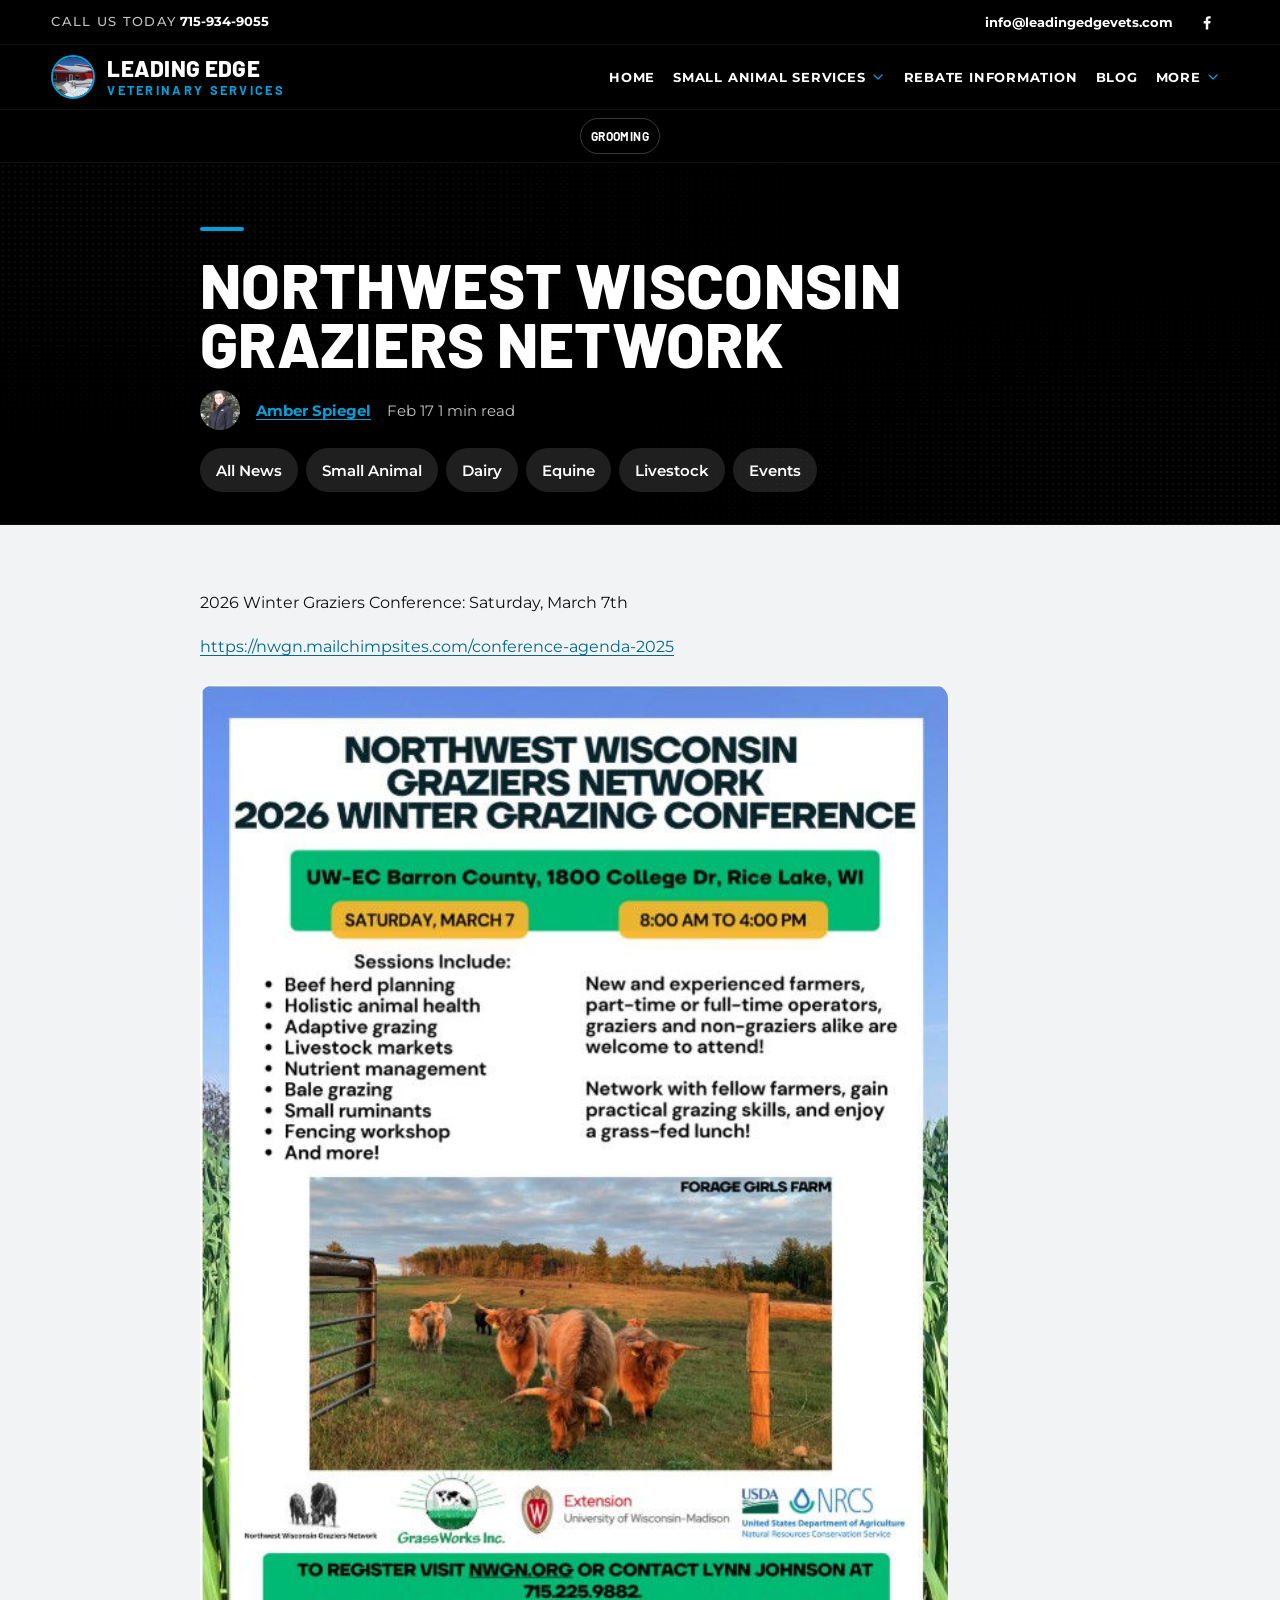
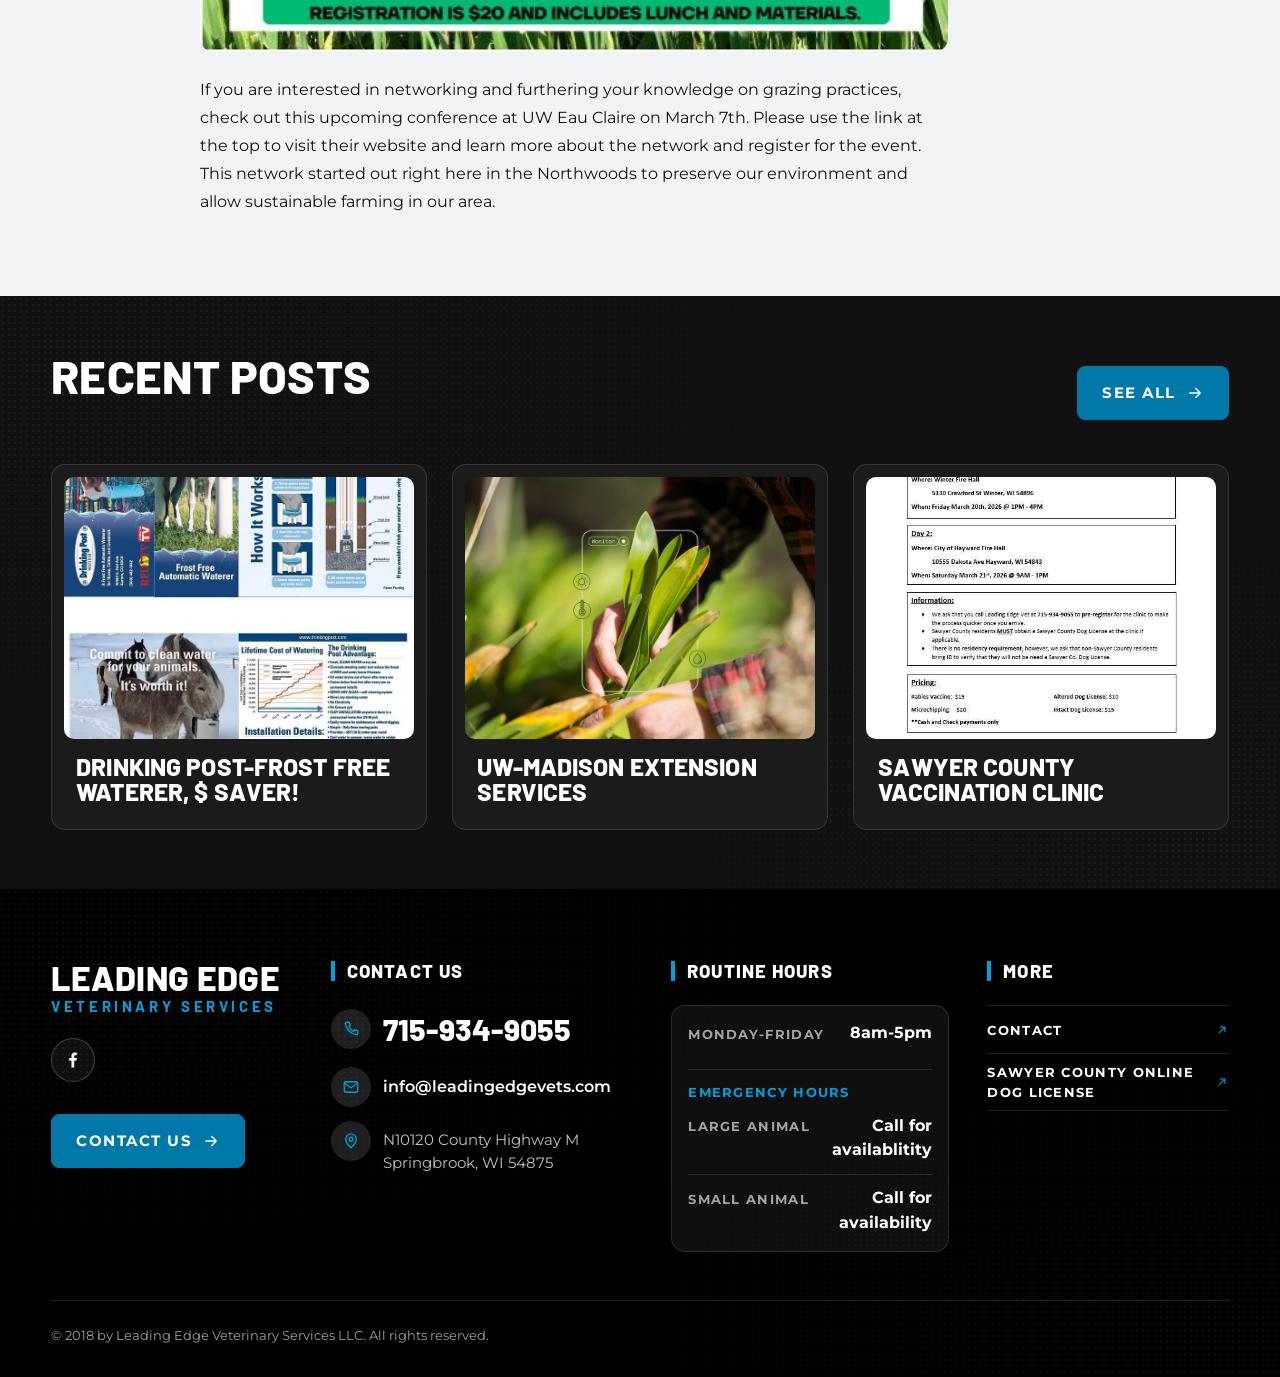
<file: blog/northwest-wisconsin-graziers-network.html>
<!doctype html>
<html lang="en">
<head><script>window.__SR_BASE__="../";function fixCustomPropUrls(style, baseURI) {
  return String(style).split(';').map(function (decl) {
    if (!/^\s*--[A-Za-z0-9_-]+\s*:/.test(decl)) return decl;
    return decl.replace(/url\((\s*['"]?)([^)'"]+)(['"]?\s*)\)/g, function (m, q1, ref, q2) {
      if (/^(?:[a-zA-Z][a-zA-Z0-9+.-]*:|\/|#)/.test(ref)) return m;
      try {
        var u = new URL(ref, baseURI);
        return 'url(' + q1 + u.pathname + u.search + u.hash + q2 + ')';
      } catch (e) { return m; }
    });
  }).join(';');
};(function(){function run(){var n=document.querySelectorAll('[style*="url("]');for(var i=0;i<n.length;i++){var s=n[i].getAttribute("style"),o=fixCustomPropUrls(s,document.baseURI);if(o!==s)n[i].setAttribute("style",o);}}if(document.readyState==="loading")document.addEventListener("DOMContentLoaded",run);else run();})();</script>
<meta charset="utf-8">
<meta name="viewport" content="width=device-width, initial-scale=1">
<meta name="theme-color" content="#000000">
<title>Northwest Wisconsin Graziers Network</title>
<meta name="description" content="2026 Winter Graziers Conference, Saturday, March 7th. If you are interested in networking and furthering your knowledge on grazing practices, check it out.">
<link rel="canonical" href="https://www.leadingedgevets.com/blog/northwest-wisconsin-graziers-network">
<meta property="og:title" content="Northwest Wisconsin Graziers Network">
<meta property="og:description" content="2026 Winter Graziers Conference: Saturday, March 7thhttps://nwgn.mailchimpsites.com/conference-agenda-2025If you are interested in networking and furthering your knowledge on grazing practices, check out this upcoming conference at UW Eau Claire on March 7th. Please use the link at the top to visit their website and learn more about the network and register for the event. This network started out right here in the Northwoods to preserve our environment and allow sustainable farming in our area.">
<meta property="og:image" content="https://www.leadingedgevets.com/assets/d93b2e1d-ddddbc_cb8fd3aaa0cc47ac9b52afe7da018d6c-mv2.jpg">
<meta property="og:image:width" content="567">
<meta property="og:image:height" content="733">
<meta property="og:url" content="https://www.leadingedgevets.com/blog/northwest-wisconsin-graziers-network">
<meta property="og:site_name" content="leadingedgevets">
<meta property="og:type" content="article">
<meta property="fb:admins" content="LeadingEdgeVS">
<meta property="article:author" content="Amber Spiegel">
<meta property="article:published_time" content="2026-02-17T15:40:30.212Z">
<meta property="article:modified_time" content="2026-02-17T15:40:30.212Z">
<meta name="twitter:card" content="summary_large_image">
<meta name="twitter:title" content="Northwest Wisconsin Graziers Network">
<meta name="twitter:description" content="2026 Winter Graziers Conference: Saturday, March 7thhttps://nwgn.mailchimpsites.com/conference-agenda-2025If you are interested in networking and furthering your knowledge on grazing practices, check out this upcoming conference at UW Eau Claire on March 7th. Please use the link at the top to visit their website and learn more about the network and register for the event. This network started out right here in the Northwoods to preserve our environment and allow sustainable farming in our area.">
<meta name="twitter:image" content="https://www.leadingedgevets.com/assets/d93b2e1d-ddddbc_cb8fd3aaa0cc47ac9b52afe7da018d6c-mv2.jpg">
<script type="application/ld+json">{"@context":"https://schema.org","@type":"BlogPosting","author":{"@type":"Person","name":"Amber Spiegel","url":"https://www.leadingedgevets.com/profile/aspiegel/profile"},"dateModified":"2026-02-17T15:40:30.212Z","datePublished":"2026-02-17T15:40:30.212Z","headline":"Northwest Wisconsin Graziers Network","mainEntityOfPage":{"@id":"https://www.leadingedgevets.com/blog/northwest-wisconsin-graziers-network","@type":"itemPage","url":"https://www.leadingedgevets.com/blog/northwest-wisconsin-graziers-network"},"description":"2026 Winter Graziers Conference: Saturday, March 7thhttps://nwgn.mailchimpsites.com/conference-agenda-2025If you are interested in networking and furthering your knowledge on grazing practices, check out this upcoming conference at UW Eau Claire on March 7th. Please use the link at the top to visit their website and learn more about the network and register for the event. This network started out right here in the Northwoods to preserve our environment and allow sustainable farming in our area.","url":"https://www.leadingedgevets.com/blog/northwest-wisconsin-graziers-network","image":{"@type":"ImageObject","url":"https://www.leadingedgevets.com/assets/d93b2e1d-ddddbc_cb8fd3aaa0cc47ac9b52afe7da018d6c-mv2.jpg","width":"567","height":"733"},"publisher":{"@type":"Organization","name":"leadingedgevets","url":"https://www.leadingedgevets.com"}}</script>
<link rel="icon" sizes="192x192" href="../assets/9c70971f-726e4a_0eaae02867c745abbfa09205c87668c8-7Emv2.jpg" type="image/jpeg">
<link rel="shortcut icon" href="../assets/a4242751-726e4a_0eaae02867c745abbfa09205c87668c8-7Emv2.jpg" type="image/jpeg">
<link rel="apple-touch-icon" href="../assets/8c1d97eb-726e4a_0eaae02867c745abbfa09205c87668c8-7Emv2.jpg" type="image/jpeg">
<link rel="stylesheet" href="../styles/site-motion.css">
<link rel="stylesheet" href="../styles/site.bundle.css">
<script src="../scripts/site-motion.js" defer></script>

<meta name="robots" content="index, follow">
<script type="application/ld+json">{"@context":"https://schema.org","@graph":[{"@type":"WebPage","@id":"https://www.leadingedgevets.com/blog/northwest-wisconsin-graziers-network#webpage","url":"https://www.leadingedgevets.com/blog/northwest-wisconsin-graziers-network","name":"Northwest Wisconsin Graziers Network","description":"2026 Winter Graziers Conference, Saturday, March 7th. If you are interested in networking and furthering your knowledge on grazing practices, check it out.","isPartOf":{"@id":"https://www.leadingedgevets.com/#website"},"breadcrumb":{"@id":"https://www.leadingedgevets.com/blog/northwest-wisconsin-graziers-network#breadcrumb"},"inLanguage":"en"},{"@type":"BreadcrumbList","@id":"https://www.leadingedgevets.com/blog/northwest-wisconsin-graziers-network#breadcrumb","itemListElement":[{"@type":"ListItem","position":1,"name":"Home","item":{"@type":"WebPage","@id":"https://www.leadingedgevets.com/"}},{"@type":"ListItem","position":2,"name":"Blog","item":{"@type":"WebPage","@id":"https://www.leadingedgevets.com/blog"}},{"@type":"ListItem","position":3,"name":"Northwest Wisconsin Graziers Network.Html"}]}]}</script>
</head>
<body>
<a class="skip-link" href="#main">Skip to Main Content</a>
<header class="site-header" id="top">
<div class="util"><div class="container util__row"><h2 class="util__h"><span class="util__label">Call Us Today</span> <a href="tel:715-934-9055">715-934-9055</a></h2><div class="util__end"><a class="util__email" href="mailto:info@leadingedgevets.com">info@leadingedgevets.com</a><a class="util__social" href="https://www.facebook.com/LeadingEdgeVS/" aria-label="facebook.com"><svg class="icon icon--facebook" viewBox="0 0 24 24" width="18" height="18" fill="currentColor" aria-hidden="true" focusable="false"><path d="M13.5 21v-7.2h2.4l.4-2.9h-2.8V9.1c0-.8.3-1.4 1.4-1.4h1.5V5.1a19 19 0 0 0-2.2-.1c-2.2 0-3.7 1.3-3.7 3.8v2.1H8v2.9h2.5V21z"/></svg></a></div></div></div>
<div class="bar-row"><div class="container bar">
<a class="brand brand--photo" href="../"><img class="brand__photo" src="../assets/19a00feb-PXL_20220223_191254499_MP.jpg" alt="Clinic Entrance (Winter View)" width="255" height="200"><span class="brand__words"><span class="brand__top">Leading Edge</span><span class="brand__bottom">Veterinary Services</span></span></a>
<nav class="nav" aria-label="Main"><ul class="nav__list"><li class="nav__item"><a class="nav__link" href="../">HOME</a></li><li class="nav__item"><a class="nav__link" href="../small-animal-services/">Small Animal Services<svg class="icon icon--chevron" viewBox="0 0 24 24" width="16" height="16" fill="none" stroke="currentColor" stroke-width="1.8" stroke-linecap="round" stroke-linejoin="round" aria-hidden="true" focusable="false"><path d="m6 9 6 6 6-6"/></svg></a><ul class="nav__sub"><li><a href="../small-animal-services/grooming">GROOMING</a></li></ul></li><li class="nav__item"><a class="nav__link" href="../rebates">Rebate Information</a></li><li class="nav__item"><a class="nav__link" href="../blog/">BLOG</a></li><li class="nav__item nav__item--right"><a class="nav__link" href="../contact">More<svg class="icon icon--chevron" viewBox="0 0 24 24" width="16" height="16" fill="none" stroke="currentColor" stroke-width="1.8" stroke-linecap="round" stroke-linejoin="round" aria-hidden="true" focusable="false"><path d="m6 9 6 6 6-6"/></svg></a><ul class="nav__sub"><li><a href="../contact">CONTACT</a></li><li><a href="https://www.doglicenses.us/WI/Sawyer/">SAWYER COUNTY ONLINE DOG LICENSE</a></li></ul></li></ul></nav>
<details class="menu"><summary><svg class="icon icon--menu" viewBox="0 0 24 24" width="22" height="22" fill="none" stroke="currentColor" stroke-width="1.8" stroke-linecap="round" stroke-linejoin="round" aria-hidden="true" focusable="false"><path d="M4 7h16M4 12h16M4 17h16"/></svg><span>Menu</span></summary><div class="menu__panel"><ul class="menu__list"><li><a href="../">HOME</a></li><li><a href="../small-animal-services/">Small Animal Services</a></li><li class="menu__child"><a href="../small-animal-services/grooming">GROOMING</a></li><li><a href="../rebates">Rebate Information</a></li><li><a href="../blog/">BLOG</a></li><li class="menu__child"><a href="../contact">CONTACT</a></li><li class="menu__child"><a href="https://www.doglicenses.us/WI/Sawyer/">SAWYER COUNTY ONLINE DOG LICENSE</a></li></ul></div></details>
</div></div>
<nav class="chips-row" aria-label="Services"><div class="container"><ul class="chips-row__list"><li><a class="chip" href="../small-animal-services/grooming">GROOMING</a></li></ul></div></nav>
</header>
<main id="main">
<section class="page-hero post-head reveal"><div class="container--narrow">
<span class="page-hero__bar" aria-hidden="true"></span>
<h1>Northwest Wisconsin Graziers Network</h1>
<div class="post-meta"><img class="avatar" src="../assets/3f8a283c-Amber.jpg" alt="Writer: Amber Spiegel" width="190" height="228" loading="lazy" decoding="async"><a href="../profile/aspiegel/profile">Amber Spiegel</a><span>Feb 17 1 min read</span></div>
<nav class="page-hero__nav" aria-label="Blog"><ul class="chips"><li><a class="chip" href="../blog/">All News</a></li><li><a class="chip" href="../blog/categories/small-animal">Small Animal</a></li><li><a class="chip" href="../blog/categories/dairy">Dairy</a></li><li><a class="chip" href="../blog/categories/equine">Equine</a></li><li><a class="chip" href="../blog/categories/livestock">Livestock</a></li><li><a class="chip" href="../blog/categories/events">Events</a></li></ul></nav>
</div></section>
<section class="band t-paper post-body reveal"><div class="container--narrow"><div class="prose"><p>2026 Winter Graziers Conference: Saturday, March 7th</p><p><a href="https://nwgn.mailchimpsites.com/conference-agenda-2025">https://nwgn.mailchimpsites.com/conference-agenda-2025</a></p><figure class="frame"><img src="../assets/d93b2e1d-ddddbc_cb8fd3aaa0cc47ac9b52afe7da018d6c-mv2.jpg" alt="" width="567" height="733" loading="lazy" decoding="async"></figure><p>If you are interested in networking and furthering your knowledge on grazing practices, check out this upcoming conference at UW Eau Claire on March 7th. Please use the link at the top to visit their website and learn more about the network and register for the event. This network started out right here in the Northwoods to preserve our environment and allow sustainable farming in our area.</p></div>

</div></section>
<section class="band t-coal reveal"><div class="container">
<div class="section-head section-head--split"><h2>Recent Posts</h2><a class="btn btn--primary" href="../blog/">See All<svg class="icon icon--arrow" viewBox="0 0 24 24" width="18" height="18" fill="none" stroke="currentColor" stroke-width="1.8" stroke-linecap="round" stroke-linejoin="round" aria-hidden="true" focusable="false"><path d="M5 12h14M13 6l6 6-6 6"/></svg></a></div>
<div class="post-grid"><article class="card post-card"><figure class="frame"><img width="772" height="1000" src="../assets/5650c287-ddddbc_ea7aa77f5b1b4f0b832bbf8087c79f47-mv2.jpg" alt="Drinking Post-Frost Free Waterer, $ Saver!" loading="lazy" decoding="async"></figure><div class="post-card__body"><h3 class="post-card__title"><a class="post-card__link" href="../blog/drinking-post-frost-free-waterer-saver">Drinking Post-Frost Free Waterer, $ Saver!</a></h3></div></article><article class="card post-card"><figure class="frame"><img width="1000" height="616" src="../assets/9af84b80-11062b_3fcdc305d2d945329642d46feb1359b8-mv2.jpeg" alt="UW-Madison Extension Services" loading="lazy" decoding="async"></figure><div class="post-card__body"><h3 class="post-card__title"><a class="post-card__link" href="../blog/uw-madison-extension-services">UW-Madison Extension Services</a></h3></div></article><article class="card post-card"><figure class="frame"><img width="565" height="731" src="../assets/bd24f60b-ddddbc_a53928a0f19a4b1288d0f1d71a428765-mv2.jpg" alt="Sawyer County Vaccination Clinic" loading="lazy" decoding="async"></figure><div class="post-card__body"><h3 class="post-card__title"><a class="post-card__link" href="../blog/sawyer-county-vaccination-clinic">Sawyer County Vaccination Clinic</a></h3></div></article></div>
</div></section>
</main>
<footer class="site-footer">
<div class="container">
<div class="footer__grid">
<div class="footer__brand"><a class="brand footer__logo" href="../"><span class="brand__top">Leading Edge</span><span class="brand__bottom">Veterinary Services</span></a>
<p class="footer__socials"><a class="footer__social" href="https://www.facebook.com/LeadingEdgeVS/" aria-label="facebook.com"><img loading="lazy" src="../assets/681dce45-23fd2a2be53141ed810f4d3dcdcd01fa.png" alt="White Facebook Icon" width="20" height="20"></a></p>
<p><a class="btn btn--primary" href="../contact">CONTACT US<svg class="icon icon--arrow" viewBox="0 0 24 24" width="18" height="18" fill="none" stroke="currentColor" stroke-width="1.8" stroke-linecap="round" stroke-linejoin="round" aria-hidden="true" focusable="false"><path d="M5 12h14M13 6l6 6-6 6"/></svg></a></p></div>
<div class="footer__reach"><p class="footer__title">CONTACT US</p>
<a class="footer__phone" href="tel:715-934-9055"><span class="contact-row__icon"><svg class="icon icon--phone" viewBox="0 0 24 24" width="18" height="18" fill="none" stroke="currentColor" stroke-width="1.8" stroke-linecap="round" stroke-linejoin="round" aria-hidden="true" focusable="false"><path d="M6.5 3h3l1.5 4-2 1.5a11 11 0 0 0 6.5 6.5l1.5-2 4 1.5v3a2 2 0 0 1-2 2A17 17 0 0 1 4.5 5a2 2 0 0 1 2-2z"/></svg></span><span>715-934-9055</span></a>
<div class="contact-row"><span class="contact-row__icon"><svg class="icon icon--mail" viewBox="0 0 24 24" width="18" height="18" fill="none" stroke="currentColor" stroke-width="1.8" stroke-linecap="round" stroke-linejoin="round" aria-hidden="true" focusable="false"><rect x="3" y="5" width="18" height="14" rx="2"/><path d="m3.5 7 8.5 6 8.5-6"/></svg></span><a href="mailto:info@leadingedgevets.com">info@leadingedgevets.com</a></div>
<div class="contact-row contact-row--top"><span class="contact-row__icon"><svg class="icon icon--pin" viewBox="0 0 24 24" width="18" height="18" fill="none" stroke="currentColor" stroke-width="1.8" stroke-linecap="round" stroke-linejoin="round" aria-hidden="true" focusable="false"><path d="M12 21s-7-6.2-7-11.5a7 7 0 0 1 14 0C19 14.8 12 21 12 21z"/><circle cx="12" cy="9.5" r="2.5"/></svg></span><p class="contact-row__text">N10120 County Highway M<br>Springbrook, WI 54875</p></div></div>
<div class="footer__hours"><p class="footer__title">Routine Hours</p><div class="hours-panel"><table class="hours"><tbody><tr><td>Monday-Friday</td><td>8am-5pm</td></tr></tbody></table><p class="footer__sub">Emergency Hours</p><table class="hours"><tbody><tr><td>Large Animal</td><td>Call for availablitity</td></tr><tr><td>Small Animal</td><td>Call for availability</td></tr></tbody></table></div></div>
<div class="footer__links"><p class="footer__title">More</p><ul class="footer__list"><li><a href="../contact"><span>CONTACT</span><svg class="icon icon--out" viewBox="0 0 24 24" width="14" height="14" fill="none" stroke="currentColor" stroke-width="1.8" stroke-linecap="round" stroke-linejoin="round" aria-hidden="true" focusable="false"><path d="M7 17 17 7M9 7h8v8"/></svg></a></li><li><a href="https://www.doglicenses.us/WI/Sawyer/"><span>SAWYER COUNTY ONLINE DOG LICENSE</span><svg class="icon icon--out" viewBox="0 0 24 24" width="14" height="14" fill="none" stroke="currentColor" stroke-width="1.8" stroke-linecap="round" stroke-linejoin="round" aria-hidden="true" focusable="false"><path d="M7 17 17 7M9 7h8v8"/></svg></a></li></ul></div>
</div>
<p class="footer__legal">© 2018 by Leading Edge Veterinary Services LLC. All rights reserved.</p>
</div>
</footer>
</body>
</html>
</file>
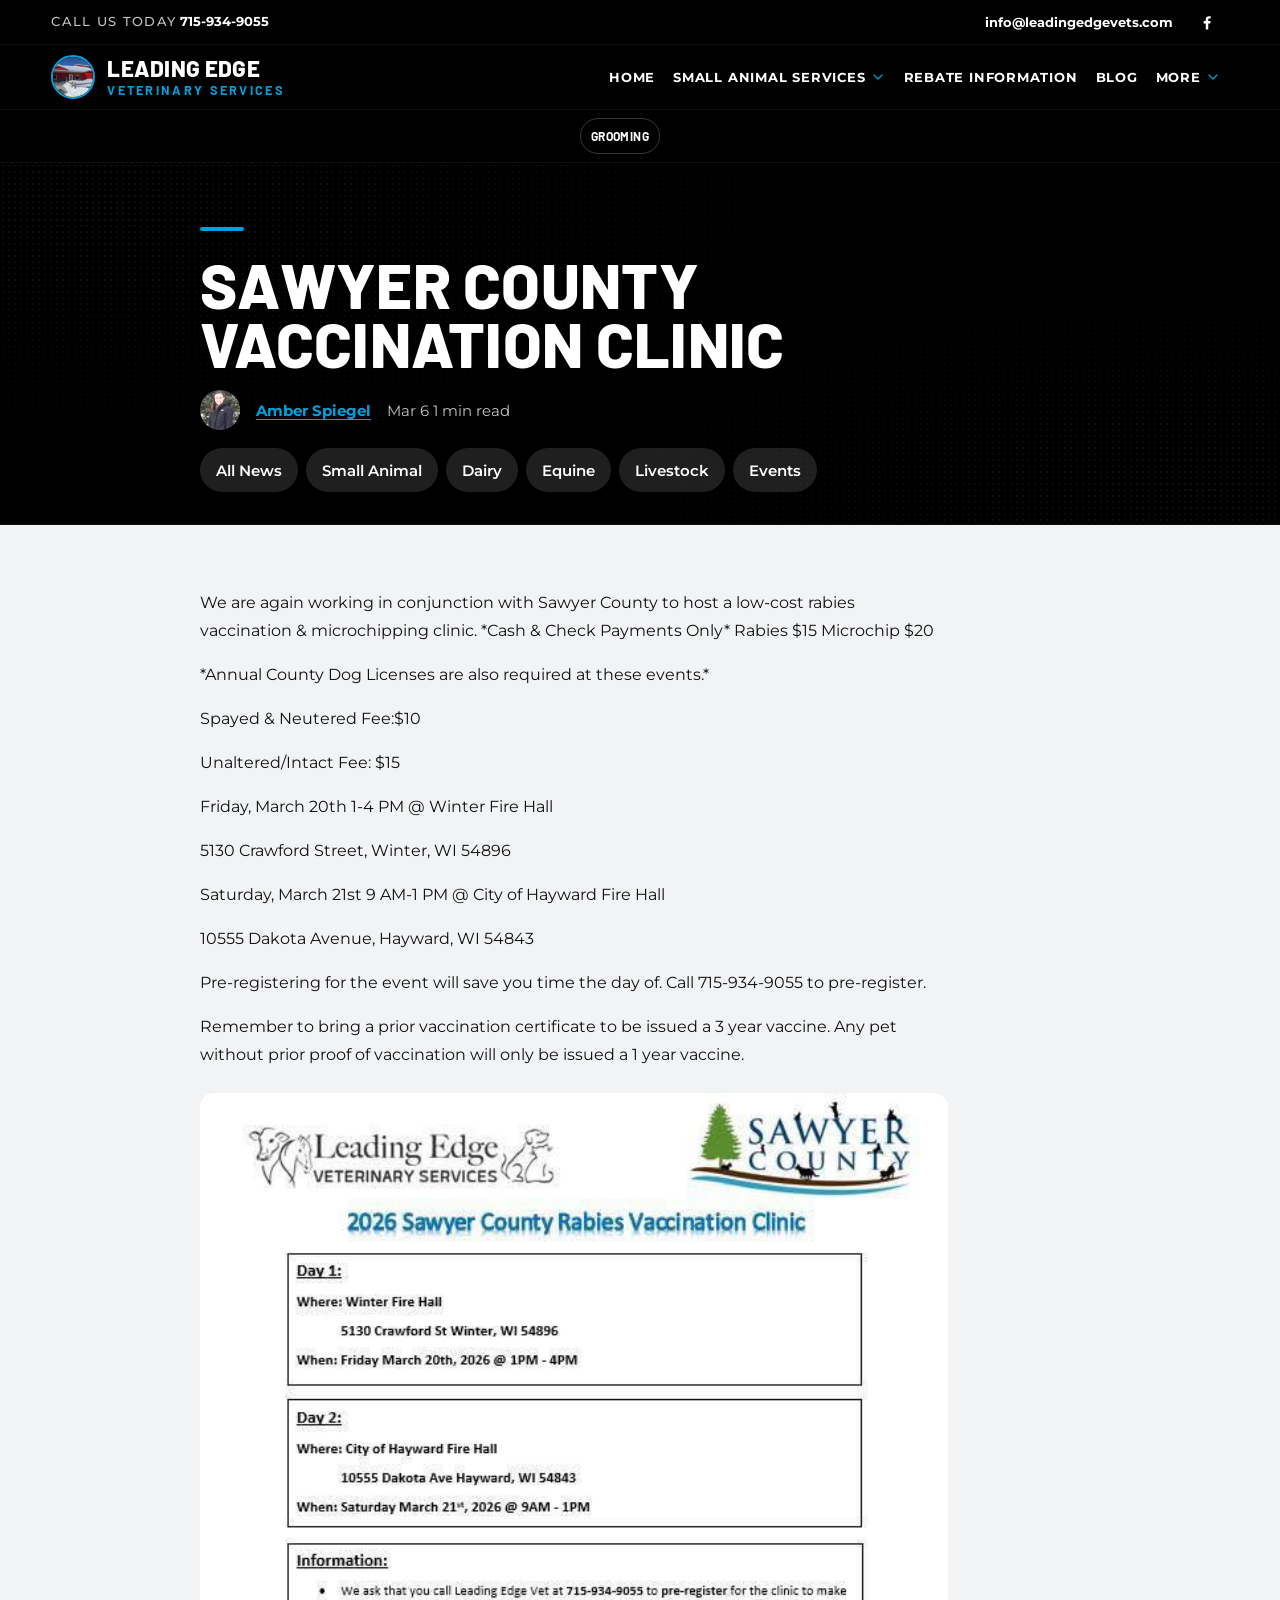
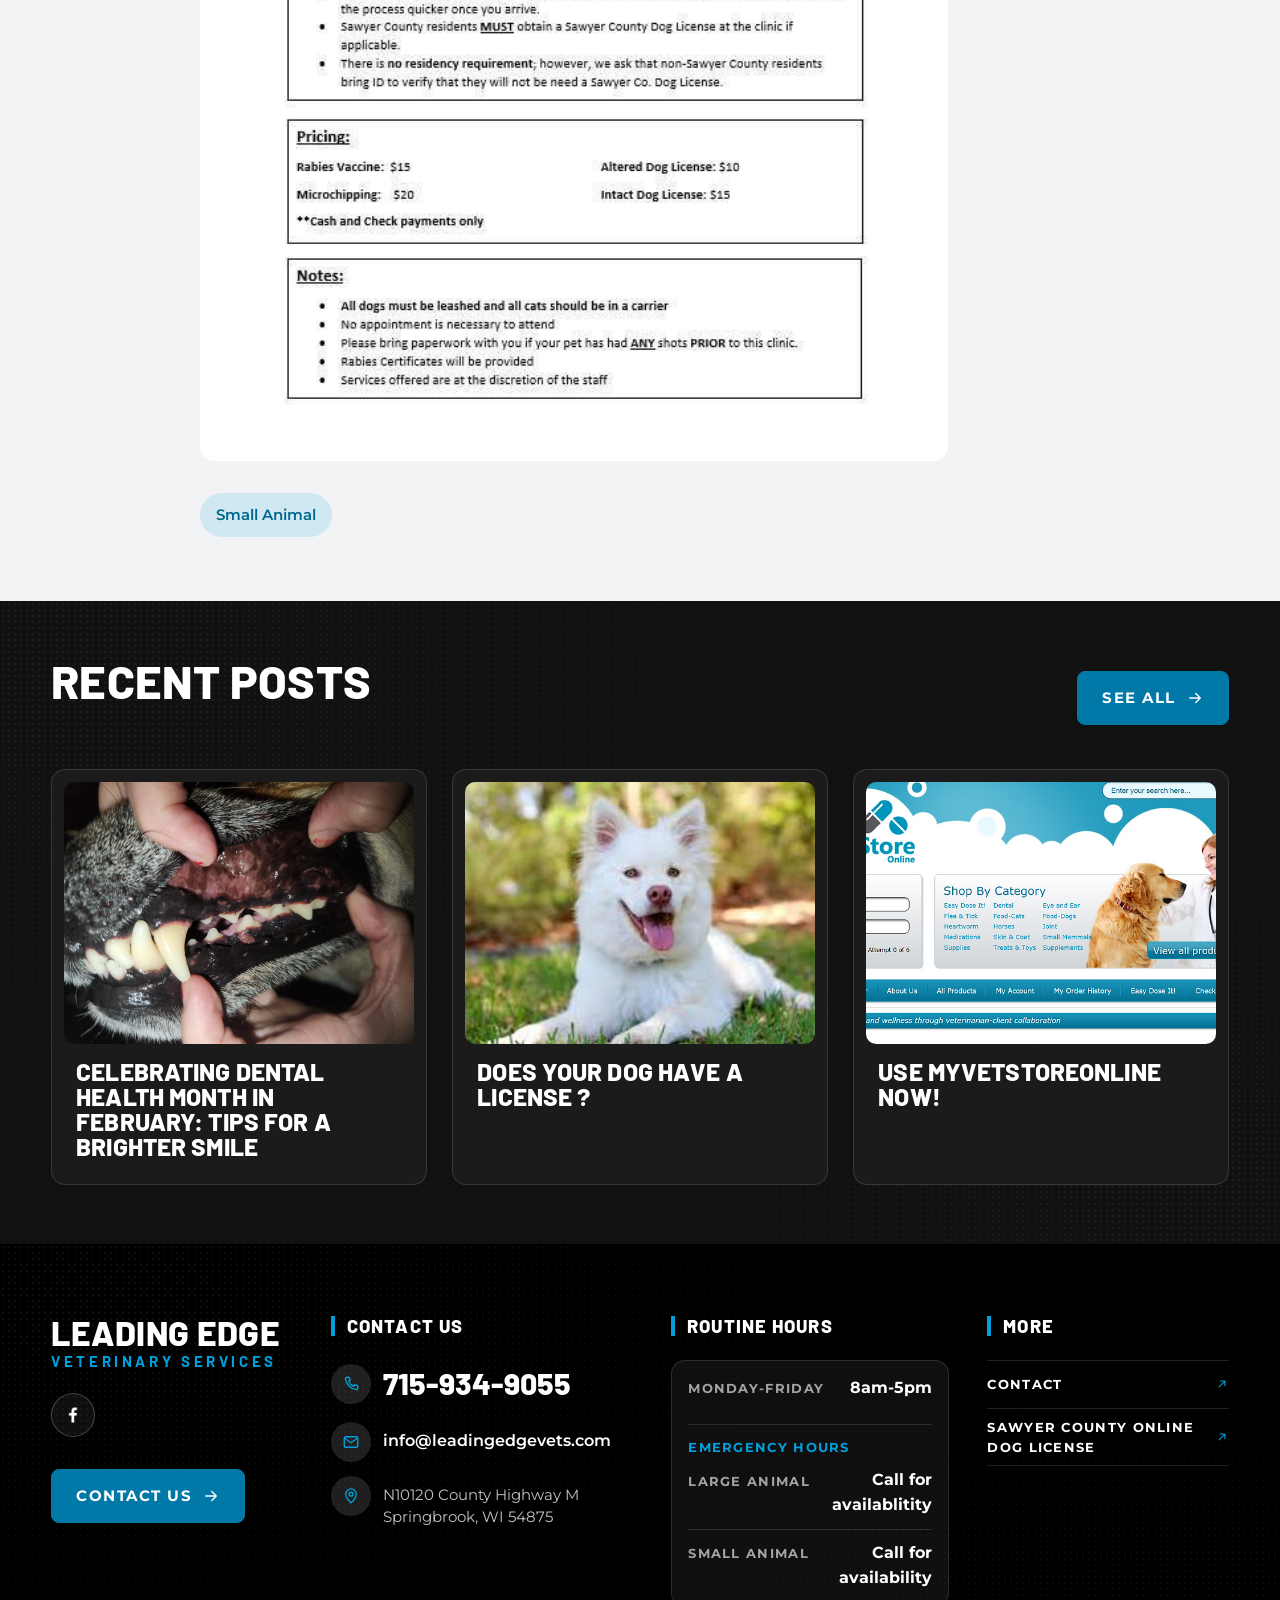
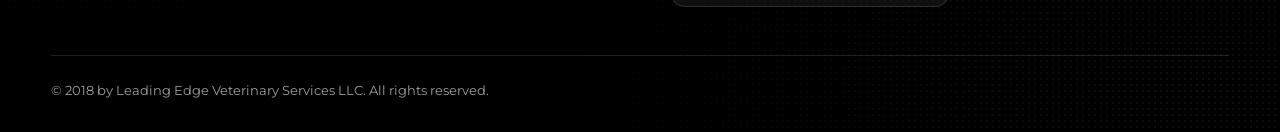
<file: blog/sawyer-county-vaccination-clinic.html>
<!doctype html>
<html lang="en">
<head><script>window.__SR_BASE__="../";function fixCustomPropUrls(style, baseURI) {
  return String(style).split(';').map(function (decl) {
    if (!/^\s*--[A-Za-z0-9_-]+\s*:/.test(decl)) return decl;
    return decl.replace(/url\((\s*['"]?)([^)'"]+)(['"]?\s*)\)/g, function (m, q1, ref, q2) {
      if (/^(?:[a-zA-Z][a-zA-Z0-9+.-]*:|\/|#)/.test(ref)) return m;
      try {
        var u = new URL(ref, baseURI);
        return 'url(' + q1 + u.pathname + u.search + u.hash + q2 + ')';
      } catch (e) { return m; }
    });
  }).join(';');
};(function(){function run(){var n=document.querySelectorAll('[style*="url("]');for(var i=0;i<n.length;i++){var s=n[i].getAttribute("style"),o=fixCustomPropUrls(s,document.baseURI);if(o!==s)n[i].setAttribute("style",o);}}if(document.readyState==="loading")document.addEventListener("DOMContentLoaded",run);else run();})();</script>
<meta charset="utf-8">
<meta name="viewport" content="width=device-width, initial-scale=1">
<meta name="theme-color" content="#000000">
<title>Sawyer County Vaccination Clinic</title>
<meta name="description" content="We are again working with Sawyer County to host a low-cost rabies vaccination and microchipping clinic. Cash and check only: rabies $15, microchip $20.">
<link rel="canonical" href="https://www.leadingedgevets.com/blog/sawyer-county-vaccination-clinic">
<meta property="og:title" content="Sawyer County Vaccination Clinic">
<meta property="og:description" content="We are again working in conjunction with Sawyer County to host a low-cost rabies vaccination &amp; microchipping clinic. *Cash &amp; Check Payments Only*  	Rabies $15 	Microchip $20	*Annual County Dog Licenses are also required at these events.*	Spayed &amp; Neutered Fee:$10	Unaltered/Intact Fee: $15Friday, March 20th 1-4 PM @ Winter Fire Hall 	5130 Crawford Street, Winter, WI 54896Saturday, March 21st 9 AM-1 PM @ City of Hayward Fire Hall	10555 Dakota Avenue, Hayward, WI 54843Pre-registering for the event ">
<meta property="og:image" content="https://www.leadingedgevets.com/assets/bd24f60b-ddddbc_a53928a0f19a4b1288d0f1d71a428765-mv2.jpg">
<meta property="og:image:width" content="565">
<meta property="og:image:height" content="731">
<meta property="og:url" content="https://www.leadingedgevets.com/blog/sawyer-county-vaccination-clinic">
<meta property="og:site_name" content="leadingedgevets">
<meta property="og:type" content="article">
<meta property="fb:admins" content="LeadingEdgeVS">
<meta property="article:author" content="Amber Spiegel">
<meta property="article:published_time" content="2026-03-06T13:00:27.546Z">
<meta property="article:modified_time" content="2026-03-06T13:00:27.546Z">
<meta name="twitter:card" content="summary_large_image">
<meta name="twitter:title" content="Sawyer County Vaccination Clinic">
<meta name="twitter:description" content="We are again working in conjunction with Sawyer County to host a low-cost rabies vaccination &amp; microchipping clinic. *Cash &amp; Check Payments Only*  	Rabies $15 	Microchip $20	*Annual County Dog Licenses are also required at these events.*	Spayed &amp; Neutered Fee:$10	Unaltered/Intact Fee: $15Friday, March 20th 1-4 PM @ Winter Fire Hall 	5130 Crawford Street, Winter, WI 54896Saturday, March 21st 9 AM-1 PM @ City of Hayward Fire Hall	10555 Dakota Avenue, Hayward, WI 54843Pre-registering for the event ">
<meta name="twitter:image" content="https://www.leadingedgevets.com/assets/bd24f60b-ddddbc_a53928a0f19a4b1288d0f1d71a428765-mv2.jpg">
<script type="application/ld+json">{"@context":"https://schema.org","@type":"BlogPosting","author":{"@type":"Person","name":"Amber Spiegel","url":"https://www.leadingedgevets.com/profile/aspiegel/profile"},"dateModified":"2026-03-06T13:00:27.546Z","datePublished":"2026-03-06T13:00:27.546Z","headline":"Sawyer County Vaccination Clinic","mainEntityOfPage":{"@id":"https://www.leadingedgevets.com/blog/sawyer-county-vaccination-clinic","@type":"itemPage","url":"https://www.leadingedgevets.com/blog/sawyer-county-vaccination-clinic"},"description":"We are again working in conjunction with Sawyer County to host a low-cost rabies vaccination & microchipping clinic. *Cash & Check Payments Only*  \tRabies $15 \tMicrochip $20\t*Annual County Dog Licenses are also required at these events.*\tSpayed & Neutered Fee:$10\tUnaltered/Intact Fee: $15Friday, March 20th 1-4 PM @ Winter Fire Hall \t5130 Crawford Street, Winter, WI 54896Saturday, March 21st 9 AM-1 PM @ City of Hayward Fire Hall\t10555 Dakota Avenue, Hayward, WI 54843Pre-registering for the event ","url":"https://www.leadingedgevets.com/blog/sawyer-county-vaccination-clinic","image":{"@type":"ImageObject","url":"https://www.leadingedgevets.com/assets/bd24f60b-ddddbc_a53928a0f19a4b1288d0f1d71a428765-mv2.jpg","width":"565","height":"731"},"publisher":{"@type":"Organization","name":"leadingedgevets","url":"https://www.leadingedgevets.com"}}</script>
<link rel="icon" sizes="192x192" href="../assets/9c70971f-726e4a_0eaae02867c745abbfa09205c87668c8-7Emv2.jpg" type="image/jpeg">
<link rel="shortcut icon" href="../assets/a4242751-726e4a_0eaae02867c745abbfa09205c87668c8-7Emv2.jpg" type="image/jpeg">
<link rel="apple-touch-icon" href="../assets/8c1d97eb-726e4a_0eaae02867c745abbfa09205c87668c8-7Emv2.jpg" type="image/jpeg">
<link rel="stylesheet" href="../styles/site-motion.css">
<link rel="stylesheet" href="../styles/site.bundle.css">
<script src="../scripts/site-motion.js" defer></script>

<meta name="robots" content="index, follow">
<script type="application/ld+json">{"@context":"https://schema.org","@graph":[{"@type":"WebPage","@id":"https://www.leadingedgevets.com/blog/sawyer-county-vaccination-clinic#webpage","url":"https://www.leadingedgevets.com/blog/sawyer-county-vaccination-clinic","name":"Sawyer County Vaccination Clinic","description":"We are again working with Sawyer County to host a low-cost rabies vaccination and microchipping clinic. Cash and check only: rabies $15, microchip $20.","isPartOf":{"@id":"https://www.leadingedgevets.com/#website"},"breadcrumb":{"@id":"https://www.leadingedgevets.com/blog/sawyer-county-vaccination-clinic#breadcrumb"},"inLanguage":"en"},{"@type":"BreadcrumbList","@id":"https://www.leadingedgevets.com/blog/sawyer-county-vaccination-clinic#breadcrumb","itemListElement":[{"@type":"ListItem","position":1,"name":"Home","item":{"@type":"WebPage","@id":"https://www.leadingedgevets.com/"}},{"@type":"ListItem","position":2,"name":"Blog","item":{"@type":"WebPage","@id":"https://www.leadingedgevets.com/blog"}},{"@type":"ListItem","position":3,"name":"Sawyer County Vaccination Clinic.Html"}]}]}</script>
</head>
<body>
<a class="skip-link" href="#main">Skip to Main Content</a>
<header class="site-header" id="top">
<div class="util"><div class="container util__row"><h2 class="util__h"><span class="util__label">Call Us Today</span> <a href="tel:715-934-9055">715-934-9055</a></h2><div class="util__end"><a class="util__email" href="mailto:info@leadingedgevets.com">info@leadingedgevets.com</a><a class="util__social" href="https://www.facebook.com/LeadingEdgeVS/" aria-label="facebook.com"><svg class="icon icon--facebook" viewBox="0 0 24 24" width="18" height="18" fill="currentColor" aria-hidden="true" focusable="false"><path d="M13.5 21v-7.2h2.4l.4-2.9h-2.8V9.1c0-.8.3-1.4 1.4-1.4h1.5V5.1a19 19 0 0 0-2.2-.1c-2.2 0-3.7 1.3-3.7 3.8v2.1H8v2.9h2.5V21z"/></svg></a></div></div></div>
<div class="bar-row"><div class="container bar">
<a class="brand brand--photo" href="../"><img class="brand__photo" src="../assets/19a00feb-PXL_20220223_191254499_MP.jpg" alt="Clinic Entrance (Winter View)" width="255" height="200"><span class="brand__words"><span class="brand__top">Leading Edge</span><span class="brand__bottom">Veterinary Services</span></span></a>
<nav class="nav" aria-label="Main"><ul class="nav__list"><li class="nav__item"><a class="nav__link" href="../">HOME</a></li><li class="nav__item"><a class="nav__link" href="../small-animal-services/">Small Animal Services<svg class="icon icon--chevron" viewBox="0 0 24 24" width="16" height="16" fill="none" stroke="currentColor" stroke-width="1.8" stroke-linecap="round" stroke-linejoin="round" aria-hidden="true" focusable="false"><path d="m6 9 6 6 6-6"/></svg></a><ul class="nav__sub"><li><a href="../small-animal-services/grooming">GROOMING</a></li></ul></li><li class="nav__item"><a class="nav__link" href="../rebates">Rebate Information</a></li><li class="nav__item"><a class="nav__link" href="../blog/">BLOG</a></li><li class="nav__item nav__item--right"><a class="nav__link" href="../contact">More<svg class="icon icon--chevron" viewBox="0 0 24 24" width="16" height="16" fill="none" stroke="currentColor" stroke-width="1.8" stroke-linecap="round" stroke-linejoin="round" aria-hidden="true" focusable="false"><path d="m6 9 6 6 6-6"/></svg></a><ul class="nav__sub"><li><a href="../contact">CONTACT</a></li><li><a href="https://www.doglicenses.us/WI/Sawyer/">SAWYER COUNTY ONLINE DOG LICENSE</a></li></ul></li></ul></nav>
<details class="menu"><summary><svg class="icon icon--menu" viewBox="0 0 24 24" width="22" height="22" fill="none" stroke="currentColor" stroke-width="1.8" stroke-linecap="round" stroke-linejoin="round" aria-hidden="true" focusable="false"><path d="M4 7h16M4 12h16M4 17h16"/></svg><span>Menu</span></summary><div class="menu__panel"><ul class="menu__list"><li><a href="../">HOME</a></li><li><a href="../small-animal-services/">Small Animal Services</a></li><li class="menu__child"><a href="../small-animal-services/grooming">GROOMING</a></li><li><a href="../rebates">Rebate Information</a></li><li><a href="../blog/">BLOG</a></li><li class="menu__child"><a href="../contact">CONTACT</a></li><li class="menu__child"><a href="https://www.doglicenses.us/WI/Sawyer/">SAWYER COUNTY ONLINE DOG LICENSE</a></li></ul></div></details>
</div></div>
<nav class="chips-row" aria-label="Services"><div class="container"><ul class="chips-row__list"><li><a class="chip" href="../small-animal-services/grooming">GROOMING</a></li></ul></div></nav>
</header>
<main id="main">
<section class="page-hero post-head reveal"><div class="container--narrow">
<span class="page-hero__bar" aria-hidden="true"></span>
<h1>Sawyer County Vaccination Clinic</h1>
<div class="post-meta"><img class="avatar" src="../assets/3f8a283c-Amber.jpg" alt="Writer: Amber Spiegel" width="190" height="228" loading="lazy" decoding="async"><a href="../profile/aspiegel/profile">Amber Spiegel</a><span>Mar 6 1 min read</span></div>
<nav class="page-hero__nav" aria-label="Blog"><ul class="chips"><li><a class="chip" href="../blog/">All News</a></li><li><a class="chip" href="../blog/categories/small-animal">Small Animal</a></li><li><a class="chip" href="../blog/categories/dairy">Dairy</a></li><li><a class="chip" href="../blog/categories/equine">Equine</a></li><li><a class="chip" href="../blog/categories/livestock">Livestock</a></li><li><a class="chip" href="../blog/categories/events">Events</a></li></ul></nav>
</div></section>
<section class="band t-paper post-body reveal"><div class="container--narrow"><div class="prose"><p>We are again working in conjunction with Sawyer County to host a low-cost rabies vaccination &amp; microchipping clinic. *Cash &amp; Check Payments Only* Rabies $15 Microchip $20</p><p>*Annual County Dog Licenses are also required at these events.*</p><p>Spayed &amp; Neutered Fee:$10</p><p>Unaltered/Intact Fee: $15</p><p>Friday, March 20th 1-4 PM @ Winter Fire Hall</p><p>5130 Crawford Street, Winter, WI 54896</p><p>Saturday, March 21st 9 AM-1 PM @ City of Hayward Fire Hall</p><p>10555 Dakota Avenue, Hayward, WI 54843</p><p>Pre-registering for the event will save you time the day of. Call 715-934-9055 to pre-register.</p><p>Remember to bring a prior vaccination certificate to be issued a 3 year vaccine. Any pet without prior proof of vaccination will only be issued a 1 year vaccine.</p><figure class="frame"><img src="../assets/bd24f60b-ddddbc_a53928a0f19a4b1288d0f1d71a428765-mv2.jpg" alt="" width="565" height="731" loading="lazy" decoding="async"></figure></div>
<div class="post-tags"><ul class="chips"><li><a class="chip" href="../blog/categories/small-animal">Small Animal</a></li></ul></div>
</div></section>
<section class="band t-coal reveal"><div class="container">
<div class="section-head section-head--split"><h2>Recent Posts</h2><a class="btn btn--primary" href="../blog/">See All<svg class="icon icon--arrow" viewBox="0 0 24 24" width="18" height="18" fill="none" stroke="currentColor" stroke-width="1.8" stroke-linecap="round" stroke-linejoin="round" aria-hidden="true" focusable="false"><path d="M5 12h14M13 6l6 6-6 6"/></svg></a></div>
<div class="post-grid"><article class="card post-card"><figure class="frame"><img width="1000" height="750" src="../assets/00ef1b63-ddddbc_5dd751c1e5ed4ecaabc4341e3b1fd662-mv2.jpg" alt="Celebrating Dental Health Month in February: Tips for a Brighter Smile" loading="lazy" decoding="async"></figure><div class="post-card__body"><h3 class="post-card__title"><a class="post-card__link" href="../blog/celebrating-dental-health-month-in-february-tips-for-a-brighter-smile">Celebrating Dental Health Month in February: Tips for a Brighter Smile</a></h3></div></article><article class="card post-card"><figure class="frame"><img width="385" height="256" src="../assets/e138beb6-a27d24_24f2f587a542444597c1979646cca9d8-mv2.jpg" alt="Does your dog have a license ?" loading="lazy" decoding="async"></figure><div class="post-card__body"><h3 class="post-card__title"><a class="post-card__link" href="../blog/does-your-dog-have-a-license">Does your dog have a license ?</a></h3></div></article><article class="card post-card"><figure class="frame"><img width="1000" height="437" src="../assets/2e04a8e6-a27d24_cc0eff887f5549e5ab8e03f520d2b88e-mv2.png" alt="Use MyVetStoreOnline Now!" loading="lazy" decoding="async"></figure><div class="post-card__body"><h3 class="post-card__title"><a class="post-card__link" href="../blog/use-myvetstoreonline-now">Use MyVetStoreOnline Now!</a></h3></div></article></div>
</div></section>
</main>
<footer class="site-footer">
<div class="container">
<div class="footer__grid">
<div class="footer__brand"><a class="brand footer__logo" href="../"><span class="brand__top">Leading Edge</span><span class="brand__bottom">Veterinary Services</span></a>
<p class="footer__socials"><a class="footer__social" href="https://www.facebook.com/LeadingEdgeVS/" aria-label="facebook.com"><img loading="lazy" src="../assets/681dce45-23fd2a2be53141ed810f4d3dcdcd01fa.png" alt="White Facebook Icon" width="20" height="20"></a></p>
<p><a class="btn btn--primary" href="../contact">CONTACT US<svg class="icon icon--arrow" viewBox="0 0 24 24" width="18" height="18" fill="none" stroke="currentColor" stroke-width="1.8" stroke-linecap="round" stroke-linejoin="round" aria-hidden="true" focusable="false"><path d="M5 12h14M13 6l6 6-6 6"/></svg></a></p></div>
<div class="footer__reach"><p class="footer__title">CONTACT US</p>
<a class="footer__phone" href="tel:715-934-9055"><span class="contact-row__icon"><svg class="icon icon--phone" viewBox="0 0 24 24" width="18" height="18" fill="none" stroke="currentColor" stroke-width="1.8" stroke-linecap="round" stroke-linejoin="round" aria-hidden="true" focusable="false"><path d="M6.5 3h3l1.5 4-2 1.5a11 11 0 0 0 6.5 6.5l1.5-2 4 1.5v3a2 2 0 0 1-2 2A17 17 0 0 1 4.5 5a2 2 0 0 1 2-2z"/></svg></span><span>715-934-9055</span></a>
<div class="contact-row"><span class="contact-row__icon"><svg class="icon icon--mail" viewBox="0 0 24 24" width="18" height="18" fill="none" stroke="currentColor" stroke-width="1.8" stroke-linecap="round" stroke-linejoin="round" aria-hidden="true" focusable="false"><rect x="3" y="5" width="18" height="14" rx="2"/><path d="m3.5 7 8.5 6 8.5-6"/></svg></span><a href="mailto:info@leadingedgevets.com">info@leadingedgevets.com</a></div>
<div class="contact-row contact-row--top"><span class="contact-row__icon"><svg class="icon icon--pin" viewBox="0 0 24 24" width="18" height="18" fill="none" stroke="currentColor" stroke-width="1.8" stroke-linecap="round" stroke-linejoin="round" aria-hidden="true" focusable="false"><path d="M12 21s-7-6.2-7-11.5a7 7 0 0 1 14 0C19 14.8 12 21 12 21z"/><circle cx="12" cy="9.5" r="2.5"/></svg></span><p class="contact-row__text">N10120 County Highway M<br>Springbrook, WI 54875</p></div></div>
<div class="footer__hours"><p class="footer__title">Routine Hours</p><div class="hours-panel"><table class="hours"><tbody><tr><td>Monday-Friday</td><td>8am-5pm</td></tr></tbody></table><p class="footer__sub">Emergency Hours</p><table class="hours"><tbody><tr><td>Large Animal</td><td>Call for availablitity</td></tr><tr><td>Small Animal</td><td>Call for availability</td></tr></tbody></table></div></div>
<div class="footer__links"><p class="footer__title">More</p><ul class="footer__list"><li><a href="../contact"><span>CONTACT</span><svg class="icon icon--out" viewBox="0 0 24 24" width="14" height="14" fill="none" stroke="currentColor" stroke-width="1.8" stroke-linecap="round" stroke-linejoin="round" aria-hidden="true" focusable="false"><path d="M7 17 17 7M9 7h8v8"/></svg></a></li><li><a href="https://www.doglicenses.us/WI/Sawyer/"><span>SAWYER COUNTY ONLINE DOG LICENSE</span><svg class="icon icon--out" viewBox="0 0 24 24" width="14" height="14" fill="none" stroke="currentColor" stroke-width="1.8" stroke-linecap="round" stroke-linejoin="round" aria-hidden="true" focusable="false"><path d="M7 17 17 7M9 7h8v8"/></svg></a></li></ul></div>
</div>
<p class="footer__legal">© 2018 by Leading Edge Veterinary Services LLC. All rights reserved.</p>
</div>
</footer>
</body>
</html>
</file>
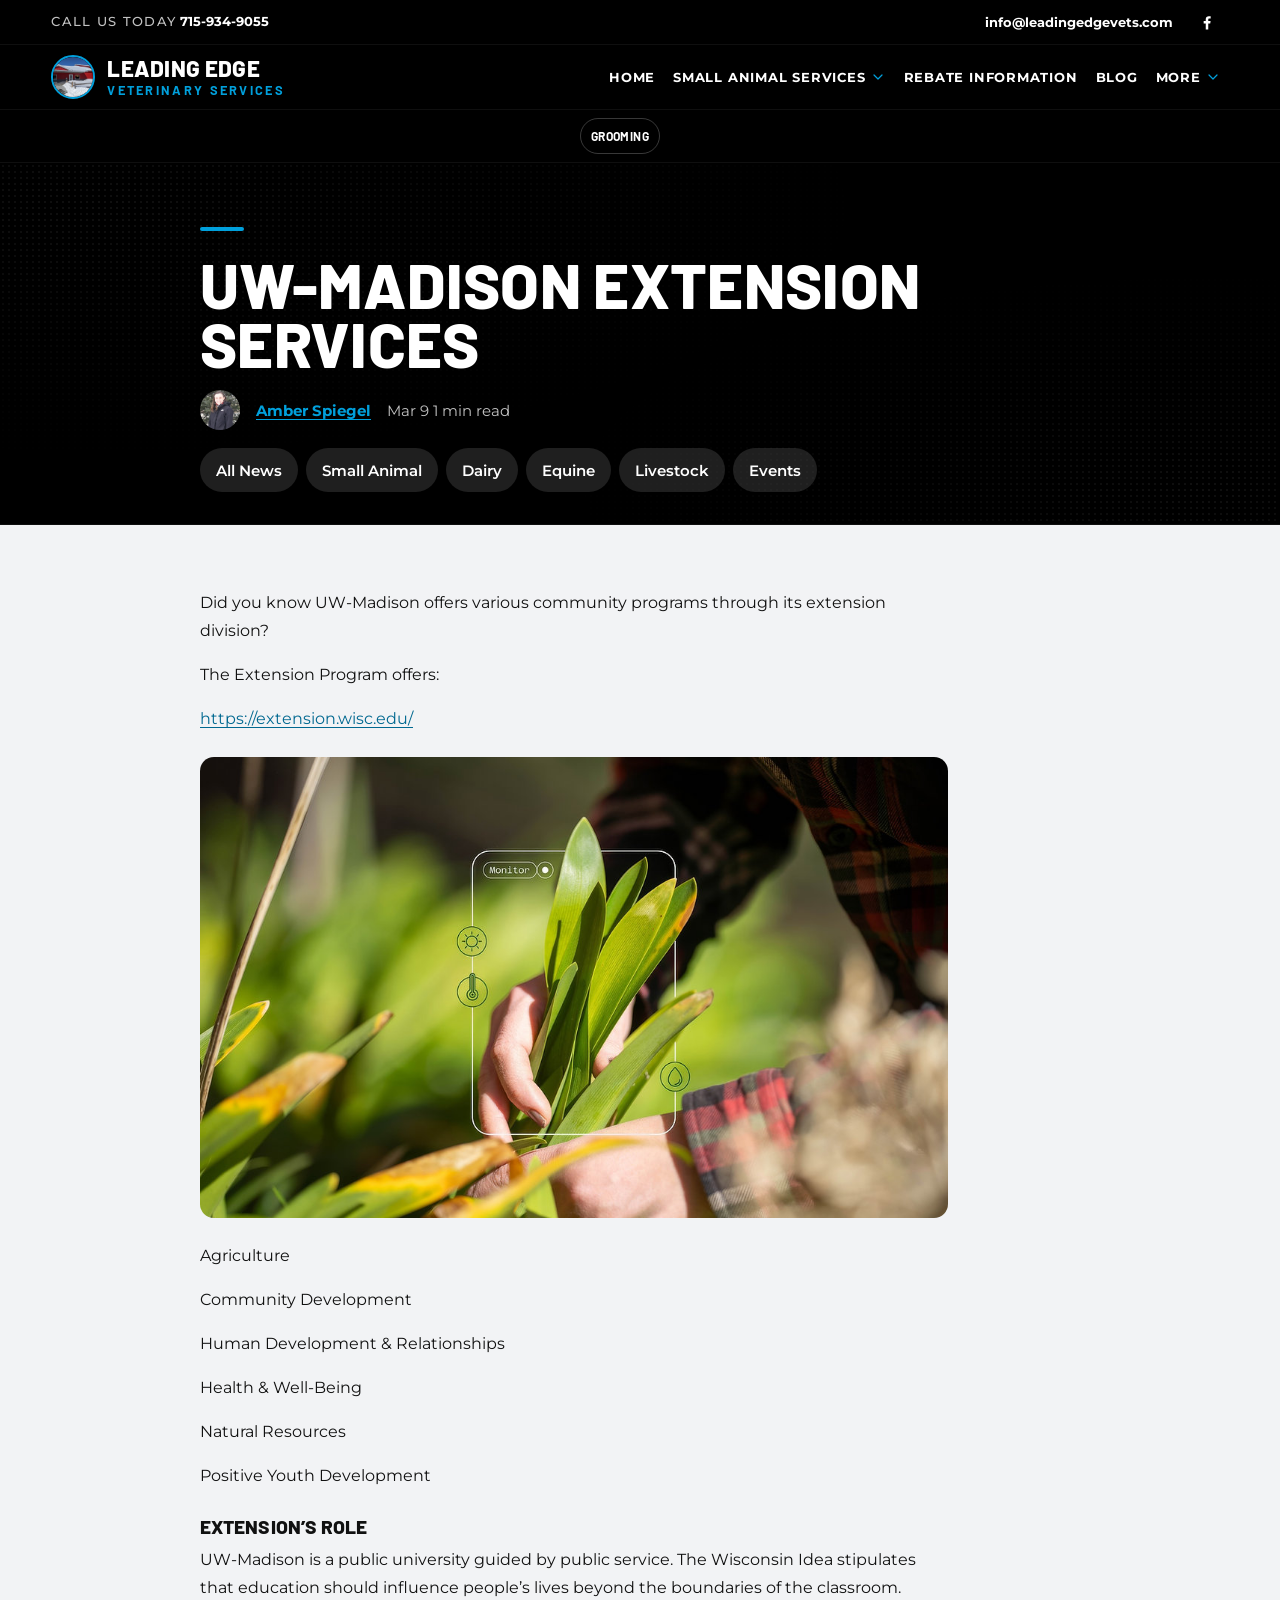
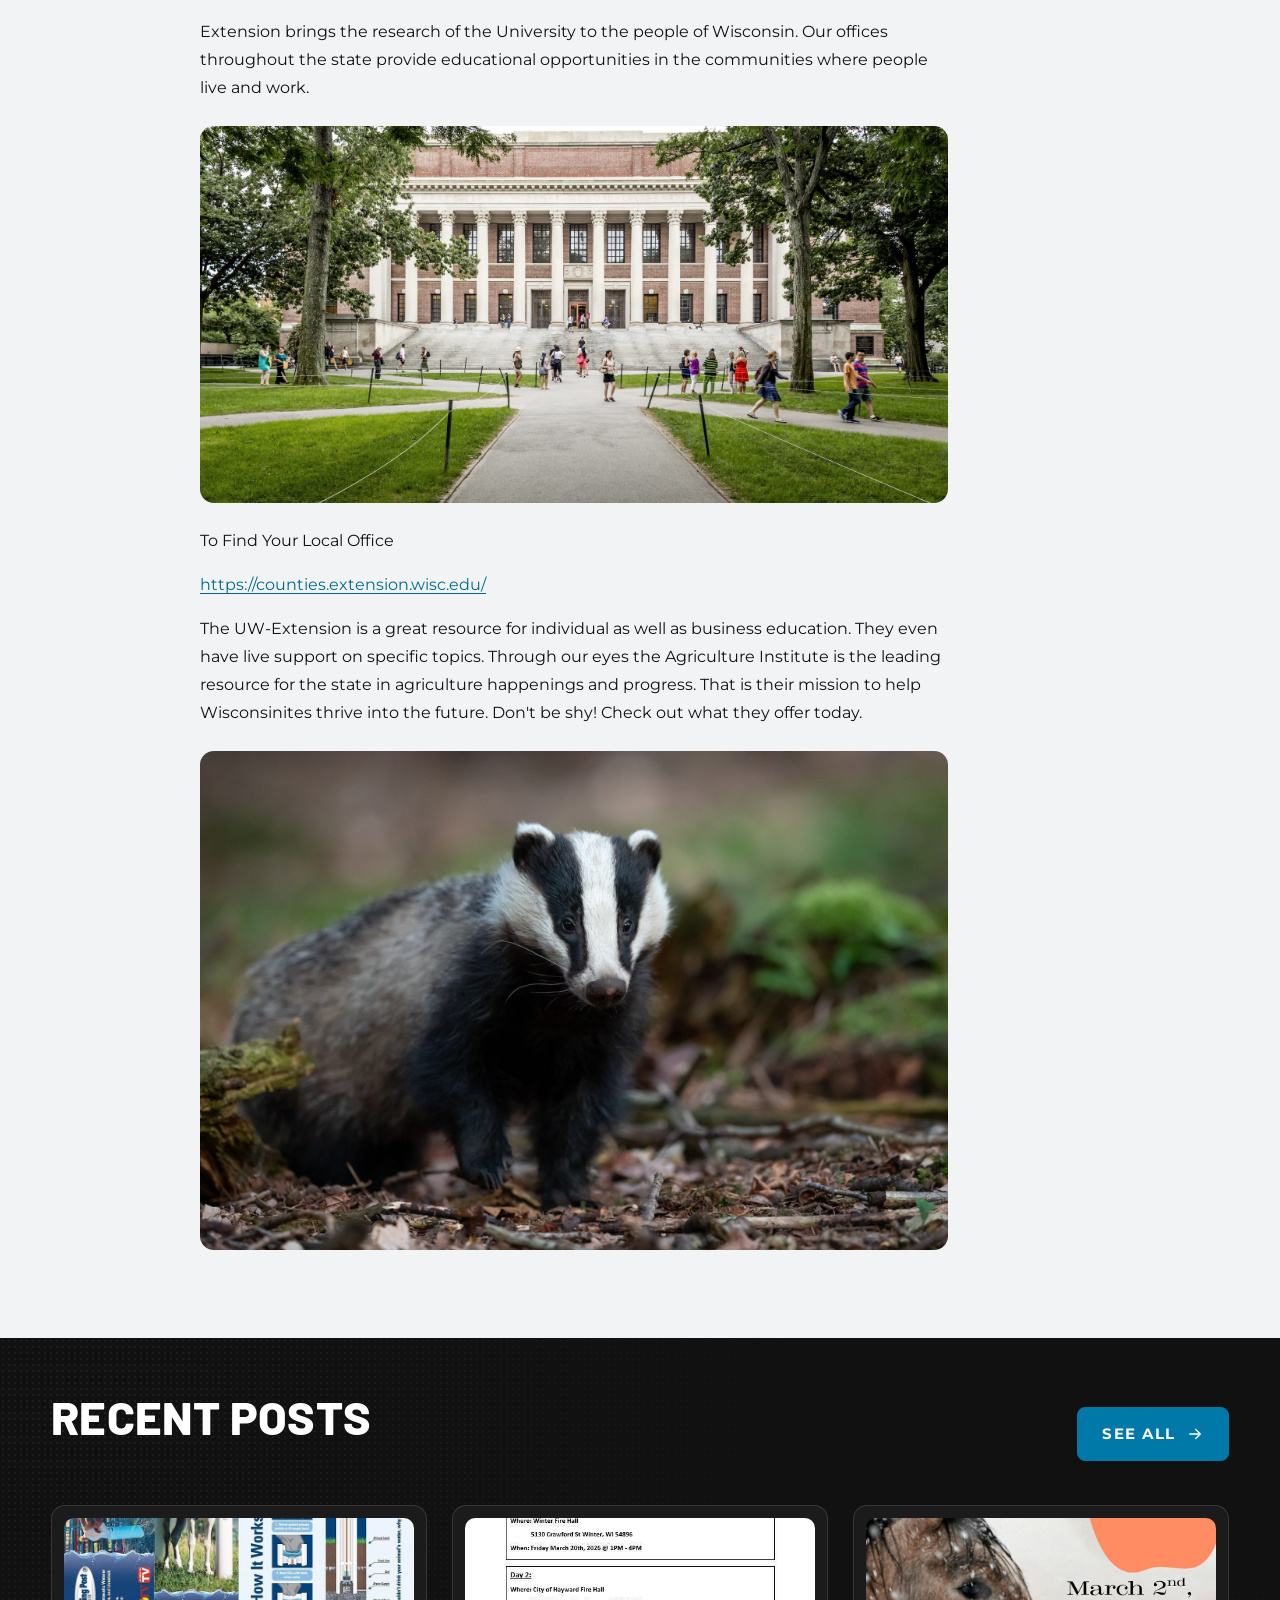
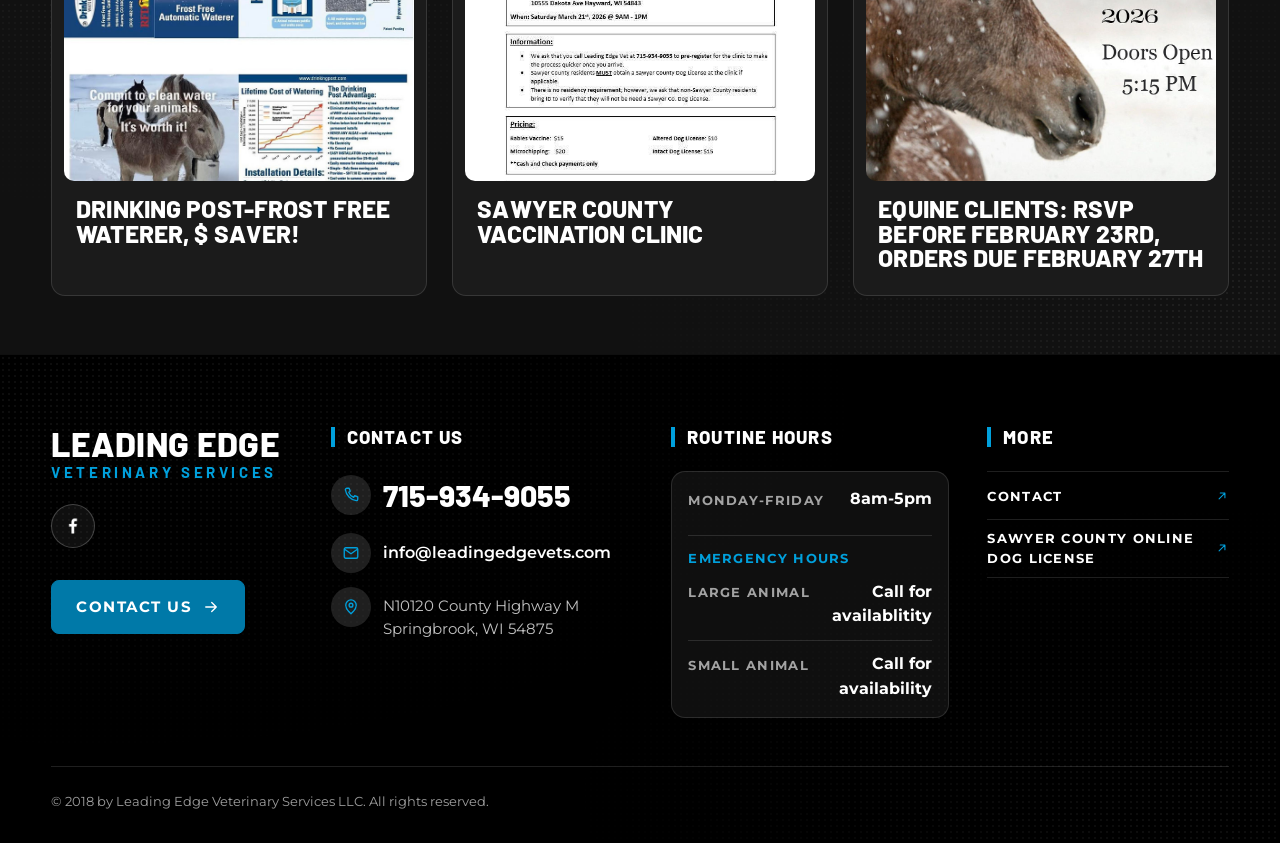
<file: blog/uw-madison-extension-services.html>
<!doctype html>
<html lang="en">
<head><script>window.__SR_BASE__="../";function fixCustomPropUrls(style, baseURI) {
  return String(style).split(';').map(function (decl) {
    if (!/^\s*--[A-Za-z0-9_-]+\s*:/.test(decl)) return decl;
    return decl.replace(/url\((\s*['"]?)([^)'"]+)(['"]?\s*)\)/g, function (m, q1, ref, q2) {
      if (/^(?:[a-zA-Z][a-zA-Z0-9+.-]*:|\/|#)/.test(ref)) return m;
      try {
        var u = new URL(ref, baseURI);
        return 'url(' + q1 + u.pathname + u.search + u.hash + q2 + ')';
      } catch (e) { return m; }
    });
  }).join(';');
};(function(){function run(){var n=document.querySelectorAll('[style*="url("]');for(var i=0;i<n.length;i++){var s=n[i].getAttribute("style"),o=fixCustomPropUrls(s,document.baseURI);if(o!==s)n[i].setAttribute("style",o);}}if(document.readyState==="loading")document.addEventListener("DOMContentLoaded",run);else run();})();</script>
<meta charset="utf-8">
<meta name="viewport" content="width=device-width, initial-scale=1">
<meta name="theme-color" content="#000000">
<title>UW-Madison Extension Services | Leading Edge Vets</title>
<meta name="description" content="Did you know UW-Madison offers community programs through its extension division? Agriculture, community development, health and well-being and more.">
<link rel="canonical" href="https://www.leadingedgevets.com/blog/uw-madison-extension-services">
<meta property="og:title" content="UW-Madison Extension Services | Leading Edge Vets">
<meta property="og:description" content="Did you know UW-Madison offers various community programs through its extension division?The Extension Program offers:https://extension.wisc.edu/ • Agriculture • Community Development • Human Development &amp; Relationships • Health &amp; Well-Being • Natural Resources • Positive Youth DevelopmentExtension’s RoleUW-Madison is a public university guided by public service. The Wisconsin Idea stipulates that education should influence people’s lives beyond the boundaries of the classroom.Extension brings t">
<meta property="og:image" content="https://www.leadingedgevets.com/assets/9af84b80-11062b_3fcdc305d2d945329642d46feb1359b8-mv2.jpeg">
<meta property="og:image:width" content="1920">
<meta property="og:image:height" content="1182">
<meta property="og:url" content="https://www.leadingedgevets.com/blog/uw-madison-extension-services">
<meta property="og:site_name" content="leadingedgevets">
<meta property="og:type" content="article">
<meta property="fb:admins" content="LeadingEdgeVS">
<meta property="article:author" content="Amber Spiegel">
<meta property="article:published_time" content="2026-03-09T12:00:47.780Z">
<meta property="article:modified_time" content="2026-03-09T12:00:47.780Z">
<meta name="twitter:card" content="summary_large_image">
<meta name="twitter:title" content="UW-Madison Extension Services | Leading Edge Vets">
<meta name="twitter:description" content="Did you know UW-Madison offers various community programs through its extension division?The Extension Program offers:https://extension.wisc.edu/ • Agriculture • Community Development • Human Development &amp; Relationships • Health &amp; Well-Being • Natural Resources • Positive Youth DevelopmentExtension’s RoleUW-Madison is a public university guided by public service. The Wisconsin Idea stipulates that education should influence people’s lives beyond the boundaries of the classroom.Extension brings t">
<meta name="twitter:image" content="https://www.leadingedgevets.com/assets/9af84b80-11062b_3fcdc305d2d945329642d46feb1359b8-mv2.jpeg">
<script type="application/ld+json">{"@context":"https://schema.org","@type":"BlogPosting","author":{"@type":"Person","name":"Amber Spiegel","url":"https://www.leadingedgevets.com/profile/aspiegel/profile"},"dateModified":"2026-03-09T12:00:47.780Z","datePublished":"2026-03-09T12:00:47.780Z","headline":"UW-Madison Extension Services","mainEntityOfPage":{"@id":"https://www.leadingedgevets.com/blog/uw-madison-extension-services","@type":"itemPage","url":"https://www.leadingedgevets.com/blog/uw-madison-extension-services"},"description":"Did you know UW-Madison offers various community programs through its extension division?The Extension Program offers:https://extension.wisc.edu/ • Agriculture • Community Development • Human Development & Relationships • Health & Well-Being • Natural Resources • Positive Youth DevelopmentExtension’s RoleUW-Madison is a public university guided by public service. The Wisconsin Idea stipulates that education should influence people’s lives beyond the boundaries of the classroom.Extension brings t","url":"https://www.leadingedgevets.com/blog/uw-madison-extension-services","image":{"@type":"ImageObject","url":"https://www.leadingedgevets.com/assets/9af84b80-11062b_3fcdc305d2d945329642d46feb1359b8-mv2.jpeg","width":"1920","height":"1182"},"publisher":{"@type":"Organization","name":"leadingedgevets","url":"https://www.leadingedgevets.com"}}</script>
<link rel="icon" sizes="192x192" href="../assets/9c70971f-726e4a_0eaae02867c745abbfa09205c87668c8-7Emv2.jpg" type="image/jpeg">
<link rel="shortcut icon" href="../assets/a4242751-726e4a_0eaae02867c745abbfa09205c87668c8-7Emv2.jpg" type="image/jpeg">
<link rel="apple-touch-icon" href="../assets/8c1d97eb-726e4a_0eaae02867c745abbfa09205c87668c8-7Emv2.jpg" type="image/jpeg">
<link rel="stylesheet" href="../styles/site-motion.css">
<link rel="stylesheet" href="../styles/site.bundle.css">
<script src="../scripts/site-motion.js" defer></script>

<meta name="robots" content="index, follow">
<script type="application/ld+json">{"@context":"https://schema.org","@graph":[{"@type":"WebPage","@id":"https://www.leadingedgevets.com/blog/uw-madison-extension-services#webpage","url":"https://www.leadingedgevets.com/blog/uw-madison-extension-services","name":"UW-Madison Extension Services | Leading Edge Vets","description":"Did you know UW-Madison offers community programs through its extension division? Agriculture, community development, health and well-being and more.","isPartOf":{"@id":"https://www.leadingedgevets.com/#website"},"breadcrumb":{"@id":"https://www.leadingedgevets.com/blog/uw-madison-extension-services#breadcrumb"},"inLanguage":"en"},{"@type":"BreadcrumbList","@id":"https://www.leadingedgevets.com/blog/uw-madison-extension-services#breadcrumb","itemListElement":[{"@type":"ListItem","position":1,"name":"Home","item":{"@type":"WebPage","@id":"https://www.leadingedgevets.com/"}},{"@type":"ListItem","position":2,"name":"Blog","item":{"@type":"WebPage","@id":"https://www.leadingedgevets.com/blog"}},{"@type":"ListItem","position":3,"name":"Uw Madison Extension Services.Html"}]}]}</script>
</head>
<body>
<a class="skip-link" href="#main">Skip to Main Content</a>
<header class="site-header" id="top">
<div class="util"><div class="container util__row"><h2 class="util__h"><span class="util__label">Call Us Today</span> <a href="tel:715-934-9055">715-934-9055</a></h2><div class="util__end"><a class="util__email" href="mailto:info@leadingedgevets.com">info@leadingedgevets.com</a><a class="util__social" href="https://www.facebook.com/LeadingEdgeVS/" aria-label="facebook.com"><svg class="icon icon--facebook" viewBox="0 0 24 24" width="18" height="18" fill="currentColor" aria-hidden="true" focusable="false"><path d="M13.5 21v-7.2h2.4l.4-2.9h-2.8V9.1c0-.8.3-1.4 1.4-1.4h1.5V5.1a19 19 0 0 0-2.2-.1c-2.2 0-3.7 1.3-3.7 3.8v2.1H8v2.9h2.5V21z"/></svg></a></div></div></div>
<div class="bar-row"><div class="container bar">
<a class="brand brand--photo" href="../"><img class="brand__photo" src="../assets/19a00feb-PXL_20220223_191254499_MP.jpg" alt="Clinic Entrance (Winter View)" width="255" height="200"><span class="brand__words"><span class="brand__top">Leading Edge</span><span class="brand__bottom">Veterinary Services</span></span></a>
<nav class="nav" aria-label="Main"><ul class="nav__list"><li class="nav__item"><a class="nav__link" href="../">HOME</a></li><li class="nav__item"><a class="nav__link" href="../small-animal-services/">Small Animal Services<svg class="icon icon--chevron" viewBox="0 0 24 24" width="16" height="16" fill="none" stroke="currentColor" stroke-width="1.8" stroke-linecap="round" stroke-linejoin="round" aria-hidden="true" focusable="false"><path d="m6 9 6 6 6-6"/></svg></a><ul class="nav__sub"><li><a href="../small-animal-services/grooming">GROOMING</a></li></ul></li><li class="nav__item"><a class="nav__link" href="../rebates">Rebate Information</a></li><li class="nav__item"><a class="nav__link" href="../blog/">BLOG</a></li><li class="nav__item nav__item--right"><a class="nav__link" href="../contact">More<svg class="icon icon--chevron" viewBox="0 0 24 24" width="16" height="16" fill="none" stroke="currentColor" stroke-width="1.8" stroke-linecap="round" stroke-linejoin="round" aria-hidden="true" focusable="false"><path d="m6 9 6 6 6-6"/></svg></a><ul class="nav__sub"><li><a href="../contact">CONTACT</a></li><li><a href="https://www.doglicenses.us/WI/Sawyer/">SAWYER COUNTY ONLINE DOG LICENSE</a></li></ul></li></ul></nav>
<details class="menu"><summary><svg class="icon icon--menu" viewBox="0 0 24 24" width="22" height="22" fill="none" stroke="currentColor" stroke-width="1.8" stroke-linecap="round" stroke-linejoin="round" aria-hidden="true" focusable="false"><path d="M4 7h16M4 12h16M4 17h16"/></svg><span>Menu</span></summary><div class="menu__panel"><ul class="menu__list"><li><a href="../">HOME</a></li><li><a href="../small-animal-services/">Small Animal Services</a></li><li class="menu__child"><a href="../small-animal-services/grooming">GROOMING</a></li><li><a href="../rebates">Rebate Information</a></li><li><a href="../blog/">BLOG</a></li><li class="menu__child"><a href="../contact">CONTACT</a></li><li class="menu__child"><a href="https://www.doglicenses.us/WI/Sawyer/">SAWYER COUNTY ONLINE DOG LICENSE</a></li></ul></div></details>
</div></div>
<nav class="chips-row" aria-label="Services"><div class="container"><ul class="chips-row__list"><li><a class="chip" href="../small-animal-services/grooming">GROOMING</a></li></ul></div></nav>
</header>
<main id="main">
<section class="page-hero post-head reveal"><div class="container--narrow">
<span class="page-hero__bar" aria-hidden="true"></span>
<h1>UW-Madison Extension Services</h1>
<div class="post-meta"><img class="avatar" src="../assets/3f8a283c-Amber.jpg" alt="Writer: Amber Spiegel" width="190" height="228" loading="lazy" decoding="async"><a href="../profile/aspiegel/profile">Amber Spiegel</a><span>Mar 9 1 min read</span></div>
<nav class="page-hero__nav" aria-label="Blog"><ul class="chips"><li><a class="chip" href="../blog/">All News</a></li><li><a class="chip" href="../blog/categories/small-animal">Small Animal</a></li><li><a class="chip" href="../blog/categories/dairy">Dairy</a></li><li><a class="chip" href="../blog/categories/equine">Equine</a></li><li><a class="chip" href="../blog/categories/livestock">Livestock</a></li><li><a class="chip" href="../blog/categories/events">Events</a></li></ul></nav>
</div></section>
<section class="band t-paper post-body reveal"><div class="container--narrow"><div class="prose"><p>Did you know UW-Madison offers various community programs through its extension division?</p><p>The Extension Program offers:</p><p><a href="https://extension.wisc.edu/">https://extension.wisc.edu/</a></p><figure class="frame"><img src="../assets/9af84b80-11062b_3fcdc305d2d945329642d46feb1359b8-mv2.jpeg" alt="" width="1000" height="616" loading="lazy" decoding="async"></figure><p>Agriculture</p><p>Community Development</p><p>Human Development &amp; Relationships</p><p>Health &amp; Well-Being</p><p>Natural Resources</p><p>Positive Youth Development</p><h3>Extension’s Role</h3><p>UW-Madison is a public university guided by public service. The Wisconsin Idea stipulates that education should influence people’s lives beyond the boundaries of the classroom.</p><p>Extension brings the research of the University to the people of Wisconsin. Our offices throughout the state provide educational opportunities in the communities where people live and work.</p><figure class="frame"><img src="../assets/424c98b1-e7707819411f4bd6a1aa4bff5d5fbb22.jpg" alt="" width="1920" height="968" loading="lazy" decoding="async"></figure><p>To Find Your Local Office</p><p><a href="https://counties.extension.wisc.edu/">https://counties.extension.wisc.edu/</a></p><p>The UW-Extension is a great resource for individual as well as business education. They even have live support on specific topics. Through our eyes the Agriculture Institute is the leading resource for the state in agriculture happenings and progress. That is their mission to help Wisconsinites thrive into the future. Don't be shy! Check out what they offer today.</p><figure class="frame"><img src="../assets/5c70f7d6-nsplsh_4776534c6b444837586449-mv2_d_5150_3433_s_4_2.jpg" alt="" width="1920" height="1280" loading="lazy" decoding="async"></figure></div>

</div></section>
<section class="band t-coal reveal"><div class="container">
<div class="section-head section-head--split"><h2>Recent Posts</h2><a class="btn btn--primary" href="../blog/">See All<svg class="icon icon--arrow" viewBox="0 0 24 24" width="18" height="18" fill="none" stroke="currentColor" stroke-width="1.8" stroke-linecap="round" stroke-linejoin="round" aria-hidden="true" focusable="false"><path d="M5 12h14M13 6l6 6-6 6"/></svg></a></div>
<div class="post-grid"><article class="card post-card"><figure class="frame"><img width="772" height="1000" src="../assets/5650c287-ddddbc_ea7aa77f5b1b4f0b832bbf8087c79f47-mv2.jpg" alt="Drinking Post-Frost Free Waterer, $ Saver!" loading="lazy" decoding="async"></figure><div class="post-card__body"><h3 class="post-card__title"><a class="post-card__link" href="../blog/drinking-post-frost-free-waterer-saver">Drinking Post-Frost Free Waterer, $ Saver!</a></h3></div></article><article class="card post-card"><figure class="frame"><img width="565" height="731" src="../assets/bd24f60b-ddddbc_a53928a0f19a4b1288d0f1d71a428765-mv2.jpg" alt="Sawyer County Vaccination Clinic" loading="lazy" decoding="async"></figure><div class="post-card__body"><h3 class="post-card__title"><a class="post-card__link" href="../blog/sawyer-county-vaccination-clinic">Sawyer County Vaccination Clinic</a></h3></div></article><article class="card post-card"><figure class="frame"><img width="980" height="1225" src="../assets/de9dcb2e-ddddbc_648303c2787b4f4d978dc1c37b3f3661-mv2.jpg" alt="Equine Client Appreciation Dinner 2026" loading="lazy" decoding="async"></figure><div class="post-card__body"><h3 class="post-card__title"><a class="post-card__link" href="../blog/equine-clients-rsvp-before-february-23rd-orders-due-february-27th">Equine Clients: RSVP before February 23rd, Orders Due February 27th</a></h3></div></article></div>
</div></section>
</main>
<footer class="site-footer">
<div class="container">
<div class="footer__grid">
<div class="footer__brand"><a class="brand footer__logo" href="../"><span class="brand__top">Leading Edge</span><span class="brand__bottom">Veterinary Services</span></a>
<p class="footer__socials"><a class="footer__social" href="https://www.facebook.com/LeadingEdgeVS/" aria-label="facebook.com"><img loading="lazy" src="../assets/681dce45-23fd2a2be53141ed810f4d3dcdcd01fa.png" alt="White Facebook Icon" width="20" height="20"></a></p>
<p><a class="btn btn--primary" href="../contact">CONTACT US<svg class="icon icon--arrow" viewBox="0 0 24 24" width="18" height="18" fill="none" stroke="currentColor" stroke-width="1.8" stroke-linecap="round" stroke-linejoin="round" aria-hidden="true" focusable="false"><path d="M5 12h14M13 6l6 6-6 6"/></svg></a></p></div>
<div class="footer__reach"><p class="footer__title">CONTACT US</p>
<a class="footer__phone" href="tel:715-934-9055"><span class="contact-row__icon"><svg class="icon icon--phone" viewBox="0 0 24 24" width="18" height="18" fill="none" stroke="currentColor" stroke-width="1.8" stroke-linecap="round" stroke-linejoin="round" aria-hidden="true" focusable="false"><path d="M6.5 3h3l1.5 4-2 1.5a11 11 0 0 0 6.5 6.5l1.5-2 4 1.5v3a2 2 0 0 1-2 2A17 17 0 0 1 4.5 5a2 2 0 0 1 2-2z"/></svg></span><span>715-934-9055</span></a>
<div class="contact-row"><span class="contact-row__icon"><svg class="icon icon--mail" viewBox="0 0 24 24" width="18" height="18" fill="none" stroke="currentColor" stroke-width="1.8" stroke-linecap="round" stroke-linejoin="round" aria-hidden="true" focusable="false"><rect x="3" y="5" width="18" height="14" rx="2"/><path d="m3.5 7 8.5 6 8.5-6"/></svg></span><a href="mailto:info@leadingedgevets.com">info@leadingedgevets.com</a></div>
<div class="contact-row contact-row--top"><span class="contact-row__icon"><svg class="icon icon--pin" viewBox="0 0 24 24" width="18" height="18" fill="none" stroke="currentColor" stroke-width="1.8" stroke-linecap="round" stroke-linejoin="round" aria-hidden="true" focusable="false"><path d="M12 21s-7-6.2-7-11.5a7 7 0 0 1 14 0C19 14.8 12 21 12 21z"/><circle cx="12" cy="9.5" r="2.5"/></svg></span><p class="contact-row__text">N10120 County Highway M<br>Springbrook, WI 54875</p></div></div>
<div class="footer__hours"><p class="footer__title">Routine Hours</p><div class="hours-panel"><table class="hours"><tbody><tr><td>Monday-Friday</td><td>8am-5pm</td></tr></tbody></table><p class="footer__sub">Emergency Hours</p><table class="hours"><tbody><tr><td>Large Animal</td><td>Call for availablitity</td></tr><tr><td>Small Animal</td><td>Call for availability</td></tr></tbody></table></div></div>
<div class="footer__links"><p class="footer__title">More</p><ul class="footer__list"><li><a href="../contact"><span>CONTACT</span><svg class="icon icon--out" viewBox="0 0 24 24" width="14" height="14" fill="none" stroke="currentColor" stroke-width="1.8" stroke-linecap="round" stroke-linejoin="round" aria-hidden="true" focusable="false"><path d="M7 17 17 7M9 7h8v8"/></svg></a></li><li><a href="https://www.doglicenses.us/WI/Sawyer/"><span>SAWYER COUNTY ONLINE DOG LICENSE</span><svg class="icon icon--out" viewBox="0 0 24 24" width="14" height="14" fill="none" stroke="currentColor" stroke-width="1.8" stroke-linecap="round" stroke-linejoin="round" aria-hidden="true" focusable="false"><path d="M7 17 17 7M9 7h8v8"/></svg></a></li></ul></div>
</div>
<p class="footer__legal">© 2018 by Leading Edge Veterinary Services LLC. All rights reserved.</p>
</div>
</footer>
</body>
</html>
</file>
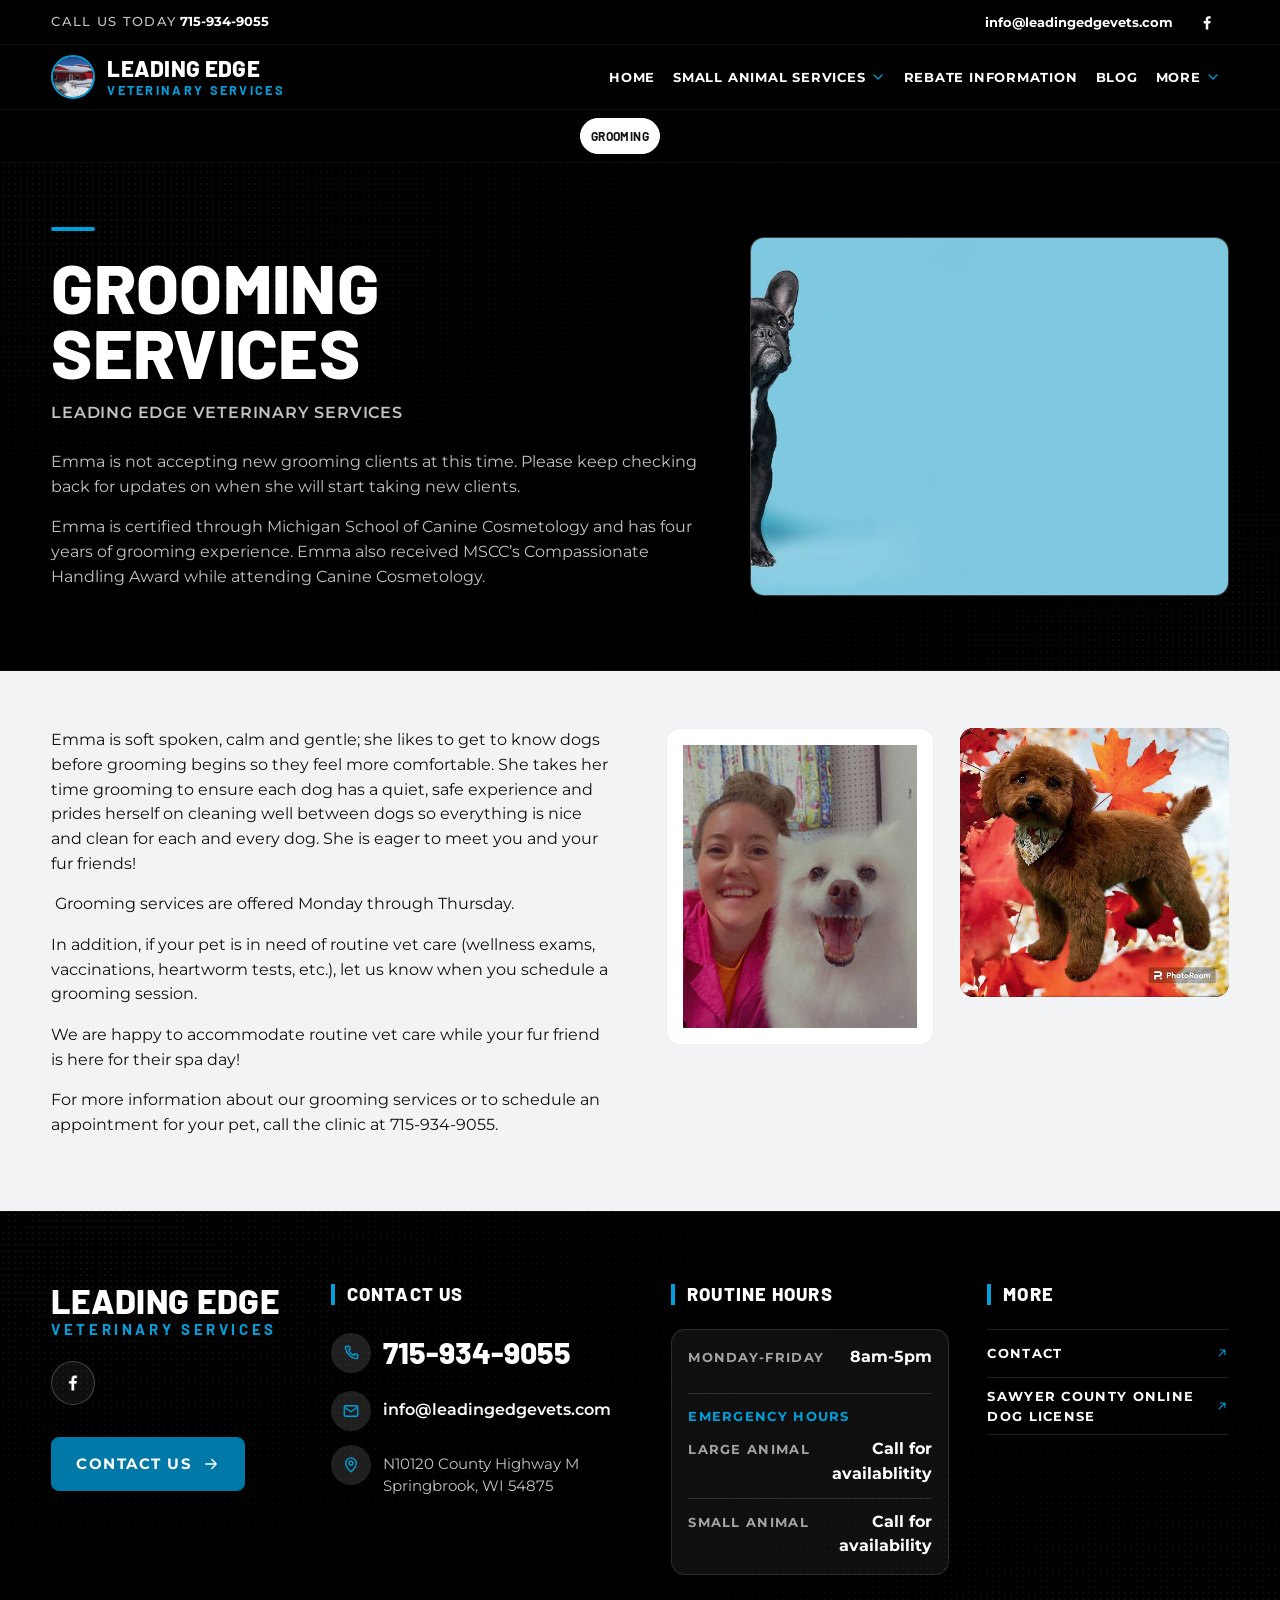
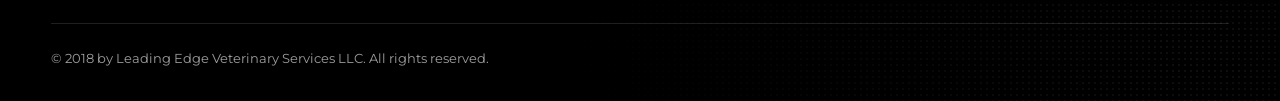
<file: small-animal-services/grooming.html>
<!doctype html>
<html lang="en">
<head><script>window.__SR_BASE__="../";function fixCustomPropUrls(style, baseURI) {
  return String(style).split(';').map(function (decl) {
    if (!/^\s*--[A-Za-z0-9_-]+\s*:/.test(decl)) return decl;
    return decl.replace(/url\((\s*['"]?)([^)'"]+)(['"]?\s*)\)/g, function (m, q1, ref, q2) {
      if (/^(?:[a-zA-Z][a-zA-Z0-9+.-]*:|\/|#)/.test(ref)) return m;
      try {
        var u = new URL(ref, baseURI);
        return 'url(' + q1 + u.pathname + u.search + u.hash + q2 + ')';
      } catch (e) { return m; }
    });
  }).join(';');
};(function(){function run(){var n=document.querySelectorAll('[style*="url("]');for(var i=0;i<n.length;i++){var s=n[i].getAttribute("style"),o=fixCustomPropUrls(s,document.baseURI);if(o!==s)n[i].setAttribute("style",o);}}if(document.readyState==="loading")document.addEventListener("DOMContentLoaded",run);else run();})();</script>
<meta charset="utf-8">
<meta name="viewport" content="width=device-width, initial-scale=1">
<meta name="theme-color" content="#000000">
<title>Grooming | Leading Edge Veterinary Services</title>
<meta name="description" content="In house grooming provided by Emma Brauer. Clip, Clean and Shine your pup for a beautiful look. Bathe, Nail Trim, Ear Cleaning, Fur Clipping, Coat Blow Out">
<link rel="canonical" href="https://www.leadingedgevets.com/small-animal-services/grooming">
<meta property="og:title" content="Grooming | Leading Edge Veterinary Services">
<meta property="og:description" content="In house grooming provided by Emma Brauer. Clip, Clean and Shine your pup for a beautiful look. Bathe, Nail Trim, Ear Cleaning, Fur Clipping, Coat Blow Out">
<meta property="og:image" content="https://www.leadingedgevets.com/assets/06570bb5-a27d24_ea70481dac2d4fcca5f86eea3d7175a2-7Emv2_d_4032_3024_s_4_2.jpg">
<meta property="og:image:width" content="2500">
<meta property="og:image:height" content="1330">
<meta property="og:url" content="https://www.leadingedgevets.com/small-animal-services/grooming">
<meta property="og:site_name" content="leadingedgevets">
<meta property="og:type" content="website">
<meta property="fb:admins" content="LeadingEdgeVS">
<meta name="twitter:card" content="summary_large_image">
<meta name="twitter:title" content="Grooming | Leading Edge Veterinary Services">
<meta name="twitter:description" content="In house grooming provided by Emma Brauer. Clip, Clean and Shine your pup for a beautiful look. Bathe, Nail Trim, Ear Cleaning, Fur Clipping, Coat Blow Out">
<meta name="twitter:image" content="https://www.leadingedgevets.com/assets/06570bb5-a27d24_ea70481dac2d4fcca5f86eea3d7175a2-7Emv2_d_4032_3024_s_4_2.jpg">
<link rel="icon" sizes="192x192" href="../assets/9c70971f-726e4a_0eaae02867c745abbfa09205c87668c8-7Emv2.jpg" type="image/jpeg">
<link rel="shortcut icon" href="../assets/a4242751-726e4a_0eaae02867c745abbfa09205c87668c8-7Emv2.jpg" type="image/jpeg">
<link rel="apple-touch-icon" href="../assets/8c1d97eb-726e4a_0eaae02867c745abbfa09205c87668c8-7Emv2.jpg" type="image/jpeg">
<link rel="stylesheet" href="../styles/site-motion.css">
<link rel="stylesheet" href="../styles/site.bundle.css">
<script src="../scripts/site-motion.js" defer></script>

<meta name="robots" content="index, follow">
<script type="application/ld+json">{"@context":"https://schema.org","@graph":[{"@type":"WebPage","@id":"https://www.leadingedgevets.com/small-animal-services/grooming#webpage","url":"https://www.leadingedgevets.com/small-animal-services/grooming","name":"Grooming | Leading Edge Veterinary Services","description":"In house grooming provided by Emma Brauer. Clip, Clean and Shine your pup for a beautiful look. Bathe, Nail Trim, Ear Cleaning, Fur Clipping, Coat Blow Out","isPartOf":{"@id":"https://www.leadingedgevets.com/#website"},"breadcrumb":{"@id":"https://www.leadingedgevets.com/small-animal-services/grooming#breadcrumb"},"inLanguage":"en"},{"@type":"BreadcrumbList","@id":"https://www.leadingedgevets.com/small-animal-services/grooming#breadcrumb","itemListElement":[{"@type":"ListItem","position":1,"name":"Home","item":{"@type":"WebPage","@id":"https://www.leadingedgevets.com/"}},{"@type":"ListItem","position":2,"name":"Small Animal Services","item":{"@type":"WebPage","@id":"https://www.leadingedgevets.com/small-animal-services"}},{"@type":"ListItem","position":3,"name":"Grooming.Html"}]}]}</script>
</head>
<body>
<a class="skip-link" href="#main">Skip to Main Content</a>
<header class="site-header" id="top">
<div class="util"><div class="container util__row"><h2 class="util__h"><span class="util__label">Call Us Today</span> <a href="tel:715-934-9055">715-934-9055</a></h2><div class="util__end"><a class="util__email" href="mailto:info@leadingedgevets.com">info@leadingedgevets.com</a><a class="util__social" href="https://www.facebook.com/LeadingEdgeVS/" aria-label="facebook.com"><svg class="icon icon--facebook" viewBox="0 0 24 24" width="18" height="18" fill="currentColor" aria-hidden="true" focusable="false"><path d="M13.5 21v-7.2h2.4l.4-2.9h-2.8V9.1c0-.8.3-1.4 1.4-1.4h1.5V5.1a19 19 0 0 0-2.2-.1c-2.2 0-3.7 1.3-3.7 3.8v2.1H8v2.9h2.5V21z"/></svg></a></div></div></div>
<div class="bar-row"><div class="container bar">
<a class="brand brand--photo" href="../"><img class="brand__photo" src="../assets/19a00feb-PXL_20220223_191254499_MP.jpg" alt="Clinic Entrance (Winter View)" width="255" height="200"><span class="brand__words"><span class="brand__top">Leading Edge</span><span class="brand__bottom">Veterinary Services</span></span></a>
<nav class="nav" aria-label="Main"><ul class="nav__list"><li class="nav__item"><a class="nav__link" href="../">HOME</a></li><li class="nav__item"><a class="nav__link" href="../small-animal-services/">Small Animal Services<svg class="icon icon--chevron" viewBox="0 0 24 24" width="16" height="16" fill="none" stroke="currentColor" stroke-width="1.8" stroke-linecap="round" stroke-linejoin="round" aria-hidden="true" focusable="false"><path d="m6 9 6 6 6-6"/></svg></a><ul class="nav__sub"><li><a href="../small-animal-services/grooming" aria-current="page">GROOMING</a></li></ul></li><li class="nav__item"><a class="nav__link" href="../rebates">Rebate Information</a></li><li class="nav__item"><a class="nav__link" href="../blog/">BLOG</a></li><li class="nav__item nav__item--right"><a class="nav__link" href="../contact">More<svg class="icon icon--chevron" viewBox="0 0 24 24" width="16" height="16" fill="none" stroke="currentColor" stroke-width="1.8" stroke-linecap="round" stroke-linejoin="round" aria-hidden="true" focusable="false"><path d="m6 9 6 6 6-6"/></svg></a><ul class="nav__sub"><li><a href="../contact">CONTACT</a></li><li><a href="https://www.doglicenses.us/WI/Sawyer/">SAWYER COUNTY ONLINE DOG LICENSE</a></li></ul></li></ul></nav>
<details class="menu"><summary><svg class="icon icon--menu" viewBox="0 0 24 24" width="22" height="22" fill="none" stroke="currentColor" stroke-width="1.8" stroke-linecap="round" stroke-linejoin="round" aria-hidden="true" focusable="false"><path d="M4 7h16M4 12h16M4 17h16"/></svg><span>Menu</span></summary><div class="menu__panel"><ul class="menu__list"><li><a href="../">HOME</a></li><li><a href="../small-animal-services/">Small Animal Services</a></li><li class="menu__child"><a href="../small-animal-services/grooming">GROOMING</a></li><li><a href="../rebates">Rebate Information</a></li><li><a href="../blog/">BLOG</a></li><li class="menu__child"><a href="../contact">CONTACT</a></li><li class="menu__child"><a href="https://www.doglicenses.us/WI/Sawyer/">SAWYER COUNTY ONLINE DOG LICENSE</a></li></ul></div></details>
</div></div>
<nav class="chips-row" aria-label="Services"><div class="container"><ul class="chips-row__list"><li><a class="chip" href="../small-animal-services/grooming" aria-current="page">GROOMING</a></li></ul></div></nav>
</header>
<main id="main">
<section class="page-hero reveal"><div class="container page-hero__grid page-hero__grid--media">
<div class="page-hero__text"><span class="page-hero__bar" aria-hidden="true"></span><h1 class="page-title">Grooming Services</h1><p class="page-hero__lead">Leading Edge Veterinary Services</p><p class="lead">Emma is not accepting new grooming clients at this time. Please keep checking back for updates on when she will start taking new clients.</p><p class="lead">Emma is certified through Michigan School of Canine Cosmetology and has four years of grooming experience. Emma also received MSCC’s Compassionate Handling Award while attending Canine Cosmetology.</p></div>
<div class="page-hero__media"><figure class="frame"><img src="../assets/81036ae2-4b554e5f346e4a118bc286d6d745c550.jpg" alt="Dog on Blue" width="1920" height="615" fetchpriority="high" decoding="async"></figure></div>
</div></section>
<section class="band t-paper reveal"><div class="container"><div class="split"><div class="prose"><p>Emma is soft spoken, calm and gentle; she likes to get to know dogs before grooming begins so they feel more comfortable. She takes her time grooming to ensure each dog has a quiet, safe experience and prides herself on cleaning well between dogs so everything is nice and clean for each and every dog. She is eager to meet you and your fur friends!</p><p>​ Grooming services are offered Monday through Thursday.</p><p>In addition, if your pet is in need of routine vet care (wellness exams, vaccinations, heartworm tests, etc.), let us know when you schedule a grooming session.</p><p>We are happy to accommodate routine vet care while your fur friend is here for their spa day!</p><p>For more information about our grooming services or to schedule an appointment for your pet, call the clinic at 715-934-9055.</p></div><div class="cards"><figure class="frame frame--natural"><img src="../assets/e9295521-726e4a_aafe9a8f4edf4e56b4e44c719553217f-mv2.jpg" alt="Emma Brauer (Groomer)" width="253" height="305" loading="lazy" decoding="async"></figure><figure class="frame frame--video"><span class="frame__media"><img src="../assets/86da40b7-726e4a_4ef49fb15d494047ac81f0935872f486f000.jpg" alt="" width="486" height="486" loading="lazy" decoding="async"><video class="frame__video" src="../assets/5caef354-726e4a_4ef49fb15d494047ac81f0935872f486-360p.mp4" poster="../assets/86da40b7-726e4a_4ef49fb15d494047ac81f0935872f486f000.jpg" width="486" height="486" muted loop playsinline preload="none" aria-hidden="true"></video></span></figure></div></div></div></section>
</main>
<footer class="site-footer">
<div class="container">
<div class="footer__grid">
<div class="footer__brand"><a class="brand footer__logo" href="../"><span class="brand__top">Leading Edge</span><span class="brand__bottom">Veterinary Services</span></a>
<p class="footer__socials"><a class="footer__social" href="https://www.facebook.com/LeadingEdgeVS/" aria-label="facebook.com"><img loading="lazy" src="../assets/681dce45-23fd2a2be53141ed810f4d3dcdcd01fa.png" alt="White Facebook Icon" width="20" height="20"></a></p>
<p><a class="btn btn--primary" href="../contact">CONTACT US<svg class="icon icon--arrow" viewBox="0 0 24 24" width="18" height="18" fill="none" stroke="currentColor" stroke-width="1.8" stroke-linecap="round" stroke-linejoin="round" aria-hidden="true" focusable="false"><path d="M5 12h14M13 6l6 6-6 6"/></svg></a></p></div>
<div class="footer__reach"><p class="footer__title">CONTACT US</p>
<a class="footer__phone" href="tel:715-934-9055"><span class="contact-row__icon"><svg class="icon icon--phone" viewBox="0 0 24 24" width="18" height="18" fill="none" stroke="currentColor" stroke-width="1.8" stroke-linecap="round" stroke-linejoin="round" aria-hidden="true" focusable="false"><path d="M6.5 3h3l1.5 4-2 1.5a11 11 0 0 0 6.5 6.5l1.5-2 4 1.5v3a2 2 0 0 1-2 2A17 17 0 0 1 4.5 5a2 2 0 0 1 2-2z"/></svg></span><span>715-934-9055</span></a>
<div class="contact-row"><span class="contact-row__icon"><svg class="icon icon--mail" viewBox="0 0 24 24" width="18" height="18" fill="none" stroke="currentColor" stroke-width="1.8" stroke-linecap="round" stroke-linejoin="round" aria-hidden="true" focusable="false"><rect x="3" y="5" width="18" height="14" rx="2"/><path d="m3.5 7 8.5 6 8.5-6"/></svg></span><a href="mailto:info@leadingedgevets.com">info@leadingedgevets.com</a></div>
<div class="contact-row contact-row--top"><span class="contact-row__icon"><svg class="icon icon--pin" viewBox="0 0 24 24" width="18" height="18" fill="none" stroke="currentColor" stroke-width="1.8" stroke-linecap="round" stroke-linejoin="round" aria-hidden="true" focusable="false"><path d="M12 21s-7-6.2-7-11.5a7 7 0 0 1 14 0C19 14.8 12 21 12 21z"/><circle cx="12" cy="9.5" r="2.5"/></svg></span><p class="contact-row__text">N10120 County Highway M<br>Springbrook, WI 54875</p></div></div>
<div class="footer__hours"><p class="footer__title">Routine Hours</p><div class="hours-panel"><table class="hours"><tbody><tr><td>Monday-Friday</td><td>8am-5pm</td></tr></tbody></table><p class="footer__sub">Emergency Hours</p><table class="hours"><tbody><tr><td>Large Animal</td><td>Call for availablitity</td></tr><tr><td>Small Animal</td><td>Call for availability</td></tr></tbody></table></div></div>
<div class="footer__links"><p class="footer__title">More</p><ul class="footer__list"><li><a href="../contact"><span>CONTACT</span><svg class="icon icon--out" viewBox="0 0 24 24" width="14" height="14" fill="none" stroke="currentColor" stroke-width="1.8" stroke-linecap="round" stroke-linejoin="round" aria-hidden="true" focusable="false"><path d="M7 17 17 7M9 7h8v8"/></svg></a></li><li><a href="https://www.doglicenses.us/WI/Sawyer/"><span>SAWYER COUNTY ONLINE DOG LICENSE</span><svg class="icon icon--out" viewBox="0 0 24 24" width="14" height="14" fill="none" stroke="currentColor" stroke-width="1.8" stroke-linecap="round" stroke-linejoin="round" aria-hidden="true" focusable="false"><path d="M7 17 17 7M9 7h8v8"/></svg></a></li></ul></div>
</div>
<p class="footer__legal">© 2018 by Leading Edge Veterinary Services LLC. All rights reserved.</p>
</div>
</footer>
</body>
</html>
</file>
<file: styles/site-motion.css>
/* site-motion.css — the motion layer every page of this build links.
 *
 *   <link rel="stylesheet" href="../styles/site-motion.css">
 *   <script src="../scripts/site-motion.js" defer></script>
 *
 * Six patterns, taken from the house styleguide's own top-12 page with its own
 * timing values: a scroll reveal with stagger, button / link / focus
 * transitions, a card lift, an image zoom inside a clipped frame, a header that
 * settles once the page scrolls, and a count-up that ends on the figure already
 * written on the page.
 *
 * THE RULES THIS FILE IS WRITTEN UNDER. Each one is a check it has to pass.
 *
 *   * NO COLOUR VALUES, anywhere. The brand check counts every colour literal
 *     in an authored stylesheet against the token layer's references, so a
 *     shadow or a focus ring written here would read as the preset being worked
 *     around rather than applied. Colour lives in tokens.css and site.css; this
 *     file declares --ease, --t-fast and --t-reveal and nothing else. Where an
 *     appearance IS part of a pattern -- the settled header's shadow -- it is
 *     read from a token the page may set, with `none` as the fallback.
 *   * NOTHING IS HIDDEN WITHOUT A SCRIPT. Every start state sits behind
 *     `.js-motion`, which the script adds to <html> itself. A 404 on the
 *     script, or a throw inside it, leaves the page fully visible: no reveal,
 *     and no blank sections where the content should be.
 *   * VERTICAL ONLY in a start state: opacity and translateY. The responsive
 *     sweep measures a page after the scroll capture, so a horizontal offset or
 *     a scale left standing there reads as an element overflowing its viewport.
 *   * TAP TARGETS STAY 44px. The settled header changes its own padding; it
 *     never shrinks a link or a button inside itself.
 *   * prefers-reduced-motion: reduce TURNS EVERYTHING OFF -- which, for the
 *     reveal, means showing it rather than leaving it at opacity 0.
 *
 * The hooks a page uses: `.reveal` on a section wrapper, `.card`, `.frame`
 * around an image, `.btn`, `.site-header`, and `.count-up` on an element whose
 * own text is a plain whole number.
 */

:root {
  /* The settle the styleguide uses on everything that moves. */
  --ease: cubic-bezier(.05, .5, .3, 1);
  --t-fast: .2s ease-out;
  --t-reveal: .6s var(--ease);
}

/* --- the scroll reveal, with a stagger the script sets per sibling --------- */
.js-motion .reveal { opacity: 0; transform: translateY(24px); transition: opacity var(--t-reveal), transform var(--t-reveal); }
.js-motion .reveal.in-view { opacity: 1; transform: translateY(0); }

/* --- buttons, links and the focus ring ------------------------------------ */
.btn { transition: background-color var(--t-fast), border-color var(--t-fast), color var(--t-fast), box-shadow var(--t-fast), transform var(--t-fast); }
.btn:hover { transform: translateY(-1px); }
.btn:active { transform: translateY(0); }
a { transition: color var(--t-fast), background-color var(--t-fast); }
/* The ring's colour and width belong to the page's own tokens; what belongs
   here is that it appears without a jump, and clear of the text. */
a:focus-visible,
.btn:focus-visible,
button:focus-visible,
[tabindex]:focus-visible { outline-offset: 3px; transition: outline-offset var(--t-fast); }

/* --- the card lift -------------------------------------------------------- */
/* :focus-within as well as :hover, so a keyboard reaches the same state. */
.card { transition: transform .25s var(--ease), box-shadow .25s var(--ease); }
.card:hover,
.card:focus-within { transform: translateY(-6px); }

/* --- the image zoom, inside a frame that clips it -------------------------- */
/* The frame holds a picture, not prose, so the clipping the sweep looks for --
   text taller than the box it sits in -- cannot happen here. */
.frame { position: relative; overflow: hidden; }
.frame img { display: block; width: 100%; height: auto; transition: transform .4s var(--ease); }
.frame:hover img,
.frame:focus-within img { transform: scale(1.06); }

/* --- the header, settled ---------------------------------------------------
   The script adds `.is-stuck` once the page has scrolled past the header's own
   height. Only the padding and the glass are ours; the background and the
   shadow come from the page's tokens, and with none set nothing is drawn. */
.site-header { transition: padding var(--t-fast), box-shadow var(--t-fast), background-color var(--t-fast), border-color var(--t-fast); }
.js-motion .site-header.is-stuck {
  padding-top: var(--header-stuck-pad, .5rem);
  padding-bottom: var(--header-stuck-pad, .5rem);
  -webkit-backdrop-filter: blur(18px) saturate(180%);
  backdrop-filter: blur(18px) saturate(180%);
  box-shadow: var(--shadow-stuck, none);
}

/* --- the count-up --------------------------------------------------------- */
/* Fixed-width digits, so a figure counting up to 1500 does not reflow the line
   it sits on four times on the way there. */
.count-up { font-variant-numeric: tabular-nums; }

/* --- reduce motion -------------------------------------------------------- */
@media (prefers-reduced-motion: reduce) {
  * { animation: none !important; transition: none !important; scroll-behavior: auto !important; }
  .js-motion .reveal,
  .js-motion .reveal.in-view { opacity: 1 !important; transform: none !important; }
}
</file>
<file: styles/site.bundle.css>
/* tokens.css — the design tokens of the Leading Edge Veterinary Services redesign.
   Colour, typeface and motion values are the design reference's own (audit/reference.json):
   values only, set here as this site's slots. Every stylesheet reads them through var();
   change a value HERE, never at a call site. */
:root {
  /* --- colour ------------------------------------------------------ */
  --c-1: #ffffff;   /* white */
  --c-2: #00a0dc;   /* accent blue */
  --c-3: #000000;   /* black */
  --c-4: #111111;   /* coal, body ink */
  --c-5: #1b1b1b;   /* coal 2 */
  --c-6: #212121;   /* coal 3 */
  --c-7: #f2f3f5;   /* paper */
  --c-8: #e7e9ed;   /* paper 2 */
  --c-9: #0d3b52;   /* navy */
  --c-10: #0079a8;  /* button blue */
  --c-11: #006a93;  /* button blue, pressed */
  --c-12: #006890;  /* link blue on light */
  --c-13: #3b4048;  /* ink 2 */
  --c-14: #5b616a;  /* ink 3 */
  --c-15: #0b0b0b;  /* near black */
  --c-16: rgba(255, 255, 255, .06);
  --c-17: rgba(255, 255, 255, .12);
  --c-18: rgba(255, 255, 255, .22);
  --c-19: rgba(255, 255, 255, .62);
  --c-20: rgba(255, 255, 255, .76);
  --c-21: rgba(0, 0, 0, .06);
  --c-22: rgba(0, 0, 0, .12);
  --c-23: rgba(0, 0, 0, .60);
  --c-24: rgba(0, 0, 0, .80);
  --c-25: rgba(0, 160, 220, .14);
  --c-26: rgba(0, 160, 220, .30);

  /* --- type -------------------------------------------------------- */
  --font-body: Montserrat, "Montserrat Fallback", system-ui, -apple-system, "Segoe UI", Roboto, Arial, sans-serif;
  --font-display: Barlow, "Barlow Fallback", "Arial Narrow", Arial, sans-serif;
  /* The type scale is the design reference's (its stylesheet, read 30 Oct 2026): headings in Barlow 800,
     tight and in capitals; the larger sizes follow the screen's width and height together, as its own do. */
  --fs-xs: .8125rem;
  --fs-sm: .9375rem;
  --fs-body: clamp(.9375rem, .9rem + .12vw, 1rem);
  --fs-lead: clamp(.9375rem, min(2.1svh, 1.25vw), 1.125rem);
  --fs-h4: clamp(1.0625rem, 1rem + .3vw, 1.25rem);
  --fs-h3: clamp(1.125rem, min(2.5svh, 1.5vw), 1.375rem);
  --fs-card: clamp(1.5rem, 1.1rem + 1.3vw, 2.5rem);
  --fs-h2: clamp(1.75rem, min(3.6vw, 6svh), 3.25rem);
  --fs-h1: clamp(1.875rem, min(5.4vw, 8.6svh), 4.75rem);
  --fw-display: 800;
  --lh-tight: .94;
  --lh-body: 1.55;
  --tracking-display: .005em;
  --tracking-eyebrow: .16em;
  --tracking-ui: .1em;

  /* --- space ------------------------------------------------------- */
  --sp-1: 4px;
  --sp-2: 8px;
  --sp-3: 12px;
  --sp-4: 16px;
  --sp-5: 24px;
  --sp-6: 32px;
  --sp-7: 48px;
  --sp-8: 64px;
  --sp-9: 96px;
  --gutter: clamp(16px, 4vw, 56px);
  --section-y: clamp(44px, 4.5vw, 64px);
  --container: 1360px;
  --measure: 68ch;
  /* The header's three rows, as the reference stacks them. */
  --util-h: 44px;
  --bar-h: 64px;
  --chips-h: 52px;

  /* --- shape ------------------------------------------------------- */
  --radius-sm: 8px;
  --radius: 14px;
  --radius-lg: 22px;
  --radius-pill: 999px;
  --btn-h: 54px;
  /* The fine dot texture the reference lays over its black and coal bands. */
  --tex-dots: radial-gradient(circle, var(--c-16) 0 1px, transparent 1.5px) 0 0 / 6px 6px;
  --shadow-1: 0 1px 2px 0 rgba(0, 0, 0, .12), 0 18px 36px -20px rgba(0, 0, 0, .6);
  --shadow-2: inset 0 1px 0 0 rgba(255, 255, 255, .08), 0 22px 44px -26px rgba(0, 0, 0, .8);
  --shadow-3: 0 26px 50px -26px rgb(0, 0, 0);
  --ring: 0 0 0 3px rgb(255, 255, 255);

  /* --- motion: the reference's own easing replaces the kit's ------- */
  --ease: cubic-bezier(.2, .7, .2, 1);
  --t-fast: .2s var(--ease);
  --t-reveal: .5s var(--ease); /* the reference's .7s, quickened at Mark's ask (30 Oct 2026) */
  --header-stuck-pad: 0px; /* the three-row header keeps its height once stuck, so the page never jumps */
  --shadow-stuck: 0 22px 44px -26px rgba(0, 0, 0, .8);
}

@font-face {
  font-family: 'Barlow';
  font-style: normal;
  font-weight: 400;
  font-display: swap;
  src: url(../fonts/7cHpv4kjgoGqM7E_A8s52Hs.woff2) format('woff2');
  unicode-range: U+0102-0103, U+0110-0111, U+0128-0129, U+0168-0169, U+01A0-01A1, U+01AF-01B0, U+0300-0301, U+0303-0304, U+0308-0309, U+0323, U+0329, U+1EA0-1EF9, U+20AB;
}
@font-face {
  font-family: 'Barlow';
  font-style: normal;
  font-weight: 400;
  font-display: swap;
  src: url(../fonts/7cHpv4kjgoGqM7E_Ass52Hs.woff2) format('woff2');
  unicode-range: U+0100-02BA, U+02BD-02C5, U+02C7-02CC, U+02CE-02D7, U+02DD-02FF, U+0304, U+0308, U+0329, U+1D00-1DBF, U+1E00-1E9F, U+1EF2-1EFF, U+2020, U+20A0-20AB, U+20AD-20C4, U+2113, U+2C60-2C7F, U+A720-A7FF;
}
@font-face {
  font-family: 'Barlow';
  font-style: normal;
  font-weight: 400;
  font-display: swap;
  src: url(../fonts/7cHpv4kjgoGqM7E_DMs5.woff2) format('woff2');
  unicode-range: U+0000-00FF, U+0131, U+0152-0153, U+02BB-02BC, U+02C6, U+02DA, U+02DC, U+0304, U+0308, U+0329, U+2000-206F, U+20AC, U+2122, U+2191, U+2193, U+2212, U+2215, U+FEFF, U+FFFD;
}
@font-face {
  font-family: 'Barlow';
  font-style: normal;
  font-weight: 700;
  font-display: swap;
  src: url(../fonts/7cHqv4kjgoGqM7E3t-4s6FospT4.woff2) format('woff2');
  unicode-range: U+0102-0103, U+0110-0111, U+0128-0129, U+0168-0169, U+01A0-01A1, U+01AF-01B0, U+0300-0301, U+0303-0304, U+0308-0309, U+0323, U+0329, U+1EA0-1EF9, U+20AB;
}
@font-face {
  font-family: 'Barlow';
  font-style: normal;
  font-weight: 700;
  font-display: swap;
  src: url(../fonts/7cHqv4kjgoGqM7E3t-4s6VospT4.woff2) format('woff2');
  unicode-range: U+0100-02BA, U+02BD-02C5, U+02C7-02CC, U+02CE-02D7, U+02DD-02FF, U+0304, U+0308, U+0329, U+1D00-1DBF, U+1E00-1E9F, U+1EF2-1EFF, U+2020, U+20A0-20AB, U+20AD-20C4, U+2113, U+2C60-2C7F, U+A720-A7FF;
}
@font-face {
  font-family: 'Barlow';
  font-style: normal;
  font-weight: 700;
  font-display: swap;
  src: url(../fonts/7cHqv4kjgoGqM7E3t-4s51os.woff2) format('woff2');
  unicode-range: U+0000-00FF, U+0131, U+0152-0153, U+02BB-02BC, U+02C6, U+02DA, U+02DC, U+0304, U+0308, U+0329, U+2000-206F, U+20AC, U+2122, U+2191, U+2193, U+2212, U+2215, U+FEFF, U+FFFD;
}
/* Barlow 800 for the headings, as the design reference sets them (Google Fonts, OFL; fetched 30 Oct 2026). */
@font-face {
  font-family: 'Barlow';
  font-style: normal;
  font-weight: 800;
  font-display: swap;
  src: url(../fonts/7cHqv4kjgoGqM7E3q-0s6FospT4.woff2) format('woff2');
  unicode-range: U+0102-0103, U+0110-0111, U+0128-0129, U+0168-0169, U+01A0-01A1, U+01AF-01B0, U+0300-0301, U+0303-0304, U+0308-0309, U+0323, U+0329, U+1EA0-1EF9, U+20AB;
}
@font-face {
  font-family: 'Barlow';
  font-style: normal;
  font-weight: 800;
  font-display: swap;
  src: url(../fonts/7cHqv4kjgoGqM7E3q-0s6VospT4.woff2) format('woff2');
  unicode-range: U+0100-02BA, U+02BD-02C5, U+02C7-02CC, U+02CE-02D7, U+02DD-02FF, U+0304, U+0308, U+0329, U+1D00-1DBF, U+1E00-1E9F, U+1EF2-1EFF, U+2020, U+20A0-20AB, U+20AD-20C4, U+2113, U+2C60-2C7F, U+A720-A7FF;
}
@font-face {
  font-family: 'Barlow';
  font-style: normal;
  font-weight: 800;
  font-display: swap;
  src: url(../fonts/7cHqv4kjgoGqM7E3q-0s51os.woff2) format('woff2');
  unicode-range: U+0000-00FF, U+0131, U+0152-0153, U+02BB-02BC, U+02C6, U+02DA, U+02DC, U+0304, U+0308, U+0329, U+2000-206F, U+20AC, U+2122, U+2191, U+2193, U+2212, U+2215, U+FEFF, U+FFFD;
}
@font-face {
  font-family: 'Montserrat';
  font-style: normal;
  font-weight: 400 800;
  font-display: swap;
  src: url(../fonts/JTUSjIg1_i6t8kCHKm459WRhyzbi.woff2) format('woff2');
  unicode-range: U+0460-052F, U+1C80-1C8A, U+20B4, U+2DE0-2DFF, U+A640-A69F, U+FE2E-FE2F;
}
@font-face {
  font-family: 'Montserrat';
  font-style: normal;
  font-weight: 400 800;
  font-display: swap;
  src: url(../fonts/JTUSjIg1_i6t8kCHKm459W1hyzbi.woff2) format('woff2');
  unicode-range: U+0301, U+0400-045F, U+0490-0491, U+04B0-04B1, U+2116;
}
@font-face {
  font-family: 'Montserrat';
  font-style: normal;
  font-weight: 400 800;
  font-display: swap;
  src: url(../fonts/JTUSjIg1_i6t8kCHKm459WZhyzbi.woff2) format('woff2');
  unicode-range: U+0102-0103, U+0110-0111, U+0128-0129, U+0168-0169, U+01A0-01A1, U+01AF-01B0, U+0300-0301, U+0303-0304, U+0308-0309, U+0323, U+0329, U+1EA0-1EF9, U+20AB;
}
@font-face {
  font-family: 'Montserrat';
  font-style: normal;
  font-weight: 400 800;
  font-display: swap;
  src: url(../fonts/JTUSjIg1_i6t8kCHKm459Wdhyzbi.woff2) format('woff2');
  unicode-range: U+0100-02BA, U+02BD-02C5, U+02C7-02CC, U+02CE-02D7, U+02DD-02FF, U+0304, U+0308, U+0329, U+1D00-1DBF, U+1E00-1E9F, U+1EF2-1EFF, U+2020, U+20A0-20AB, U+20AD-20C4, U+2113, U+2C60-2C7F, U+A720-A7FF;
}
@font-face {
  font-family: 'Montserrat';
  font-style: normal;
  font-weight: 400 800;
  font-display: swap;
  src: url(../fonts/JTUSjIg1_i6t8kCHKm459Wlhyw.woff2) format('woff2');
  unicode-range: U+0000-00FF, U+0131, U+0152-0153, U+02BB-02BC, U+02C6, U+02DA, U+02DC, U+0304, U+0308, U+0329, U+2000-206F, U+20AC, U+2122, U+2191, U+2193, U+2212, U+2215, U+FEFF, U+FFFD;
}
@font-face {
  font-family: 'Montserrat';
  font-style: normal;
  font-weight: 700;
  font-display: swap;
  src: url(../fonts/JTUSjIg1_i6t8kCHKm459WRhyzbi.woff2) format('woff2');
  unicode-range: U+0460-052F, U+1C80-1C8A, U+20B4, U+2DE0-2DFF, U+A640-A69F, U+FE2E-FE2F;
}
@font-face {
  font-family: 'Montserrat';
  font-style: normal;
  font-weight: 700;
  font-display: swap;
  src: url(../fonts/JTUSjIg1_i6t8kCHKm459W1hyzbi.woff2) format('woff2');
  unicode-range: U+0301, U+0400-045F, U+0490-0491, U+04B0-04B1, U+2116;
}
@font-face {
  font-family: 'Montserrat';
  font-style: normal;
  font-weight: 700;
  font-display: swap;
  src: url(../fonts/JTUSjIg1_i6t8kCHKm459WZhyzbi.woff2) format('woff2');
  unicode-range: U+0102-0103, U+0110-0111, U+0128-0129, U+0168-0169, U+01A0-01A1, U+01AF-01B0, U+0300-0301, U+0303-0304, U+0308-0309, U+0323, U+0329, U+1EA0-1EF9, U+20AB;
}
@font-face {
  font-family: 'Montserrat';
  font-style: normal;
  font-weight: 700;
  font-display: swap;
  src: url(../fonts/JTUSjIg1_i6t8kCHKm459Wdhyzbi.woff2) format('woff2');
  unicode-range: U+0100-02BA, U+02BD-02C5, U+02C7-02CC, U+02CE-02D7, U+02DD-02FF, U+0304, U+0308, U+0329, U+1D00-1DBF, U+1E00-1E9F, U+1EF2-1EFF, U+2020, U+20A0-20AB, U+20AD-20C4, U+2113, U+2C60-2C7F, U+A720-A7FF;
}
@font-face {
  font-family: 'Montserrat';
  font-style: normal;
  font-weight: 700;
  font-display: swap;
  src: url(../fonts/JTUSjIg1_i6t8kCHKm459Wlhyw.woff2) format('woff2');
  unicode-range: U+0000-00FF, U+0131, U+0152-0153, U+02BB-02BC, U+02C6, U+02DA, U+02DC, U+0304, U+0308, U+0329, U+2000-206F, U+20AC, U+2122, U+2191, U+2193, U+2212, U+2215, U+FEFF, U+FFFD;
}

/* site.css — layout and components for the Leading Edge Veterinary Services redesign, set close to the
   design reference's own (sgencms.github.io/cookiespeoriaheights-reforge, read 30 Oct 2026): black and coal
   bands with a fine dot texture, Barlow 800 headings in capitals, 8 px rectangular buttons, dark cards with
   a thin light border, a three-row header and a four-column footer.
   Every colour, typeface, size and timing is a token from tokens.css; this sheet holds no raw colour.
   Motion hooks (.reveal, .card, .frame, .btn, .site-header) are styled by site-motion.css; this sheet only
   lays them out. */

/* ---------------------------------------------------------------- base */
*, *::before, *::after { box-sizing: border-box; }
html { -webkit-text-size-adjust: 100%; scroll-padding-top: 176px; }
body {
  margin: 0;
  font-family: var(--font-body);
  font-size: var(--fs-body);
  line-height: var(--lh-body);
  color: var(--c-1);
  background: var(--c-3);
  overflow-x: hidden;
}
img { max-width: 100%; height: auto; display: block; }
a { color: var(--c-2); text-underline-offset: .18em; }
a:hover { color: var(--c-1); }
:focus-visible { outline: 3px solid var(--c-2); outline-offset: 3px; }
p, li, h1, h2, h3, h4, h5, h6, dd, dt { overflow-wrap: break-word; }
h1, h2, h3, h4, h5, h6 { margin: 0 0 .5em; line-height: 1.15; }
p { margin: 0 0 1em; }
.icon { flex: none; }

.skip-link {
  position: absolute; left: var(--sp-4); top: var(--sp-2); z-index: 100;
  min-height: 48px; min-width: 200px; padding: var(--sp-3) var(--sp-5);
  background: var(--c-1); color: var(--c-4); border-radius: var(--radius-sm);
  transform: translateY(-160%);
}
.skip-link:focus { transform: none; }
.sr-only {
  position: absolute; width: 1px; height: 1px; padding: 0; margin: -1px;
  overflow: hidden; clip: rect(0 0 0 0); white-space: nowrap; border: 0;
}

.container { width: min(100% - 2 * var(--gutter), var(--container)); margin-inline: auto; }
.container--narrow { width: min(100% - 2 * var(--gutter), 880px); margin-inline: auto; }

/* ---------------------------------------------------------------- bands and themes */
.band { padding-block: var(--section-y); position: relative; }
.band--tight { padding-block: calc(var(--section-y) * .7); }
.t-white { background: var(--c-1); color: var(--c-4); }
.t-paper { background: var(--c-7); color: var(--c-4); }
.t-coal { background: var(--c-4); color: var(--c-1); }
.t-black { background: var(--c-3); color: var(--c-1); }
.t-navy { background: var(--c-9); color: var(--c-1); }
.t-blue { background: var(--c-2); color: var(--c-3); }
.t-white a, .t-paper a { color: var(--c-12); }
.t-white a:hover, .t-paper a:hover { color: var(--c-11); }
.t-coal a, .t-black a, .t-navy a { color: var(--c-2); }
.t-coal a:hover, .t-black a:hover, .t-navy a:hover { color: var(--c-1); }
.t-blue a { color: var(--c-3); }
.t-coal p, .t-black p, .t-coal li, .t-black li, .t-navy p { color: var(--c-20); }
/* The reference's fine dot texture over its dark bands, strongest at two corners and fading between. */
.t-coal::before, .t-black::before, .page-hero::before, .site-footer::before {
  content: ""; position: absolute; inset: 0; pointer-events: none; background: var(--tex-dots);
  -webkit-mask-image: radial-gradient(60% 70% at 8% 12%, var(--c-3) 0%, transparent 100%), radial-gradient(50% 60% at 94% 90%, var(--c-3) 0%, transparent 100%);
  mask-image: radial-gradient(60% 70% at 8% 12%, var(--c-3) 0%, transparent 100%), radial-gradient(50% 60% at 94% 90%, var(--c-3) 0%, transparent 100%);
}
.band > .container, .page-hero > .container, .site-footer > .container { position: relative; z-index: 1; }

/* ---------------------------------------------------------------- type */
.display, .band h1, .band h2, .page-hero h1, .page-hero h2, .page-title, .hero h1, .card h2, .card h3 {
  font-family: var(--font-display);
  font-weight: var(--fw-display);
  text-transform: uppercase;
  letter-spacing: var(--tracking-display);
  line-height: var(--lh-tight);
}
h1 { font-size: var(--fs-h1); }
h2 { font-size: var(--fs-h2); }
h3 { font-size: var(--fs-h3); font-weight: 700; }
h4, h5, h6 { font-size: var(--fs-h4); font-weight: 700; }
.band h3 { font-family: var(--font-display); font-weight: var(--fw-display); text-transform: uppercase; line-height: 1; letter-spacing: var(--tracking-display); }
.band h4, .band h5, .band h6 { font-family: var(--font-body); }
.t-coal h1, .t-coal h2, .t-coal h3, .t-black h1, .t-black h2, .t-black h3, .t-navy h2, .t-navy h3 { color: var(--c-1); }
.eyebrow {
  display: inline-flex; align-items: center; gap: var(--sp-3);
  margin: 0 0 var(--sp-4);
  font-size: var(--fs-xs); font-weight: 700; letter-spacing: var(--tracking-eyebrow);
  text-transform: uppercase; color: var(--c-2);
}
.eyebrow::before { content: ""; width: 28px; height: 3px; border-radius: 2px; background: currentColor; }
.t-blue .eyebrow { color: var(--c-3); }
.lead { font-size: var(--fs-lead); }
.accent { color: var(--c-2); }
.t-blue .accent { color: var(--c-1); }
.muted { color: var(--c-14); }
.t-coal .muted, .t-black .muted, .t-navy .muted { color: var(--c-19); }
.small { font-size: var(--fs-sm); }

/* ---------------------------------------------------------------- buttons: the reference's 8 px rectangles
   Two kinds only, one size everywhere (Mark, 30 Oct 2026): primary, filled blue; secondary, an outline in the
   band's own text colour. Written as .btn.btn--… so no band's link colour can repaint a button's words. */
.btn {
  display: inline-flex; align-items: center; justify-content: center; gap: 10px;
  min-height: var(--btn-h); min-width: 48px; padding: 0 var(--sp-5);
  border: 1px solid transparent; border-radius: var(--radius-sm);
  font-family: var(--font-body); font-size: var(--fs-sm); font-weight: 700;
  letter-spacing: var(--tracking-ui); text-transform: uppercase; text-decoration: none; line-height: 1.2;
  text-align: center; cursor: pointer; white-space: nowrap;
}
.btn .icon { width: 18px; height: 18px; }
.btn.btn--primary { background: var(--c-10); border-color: var(--c-10); color: var(--c-1); }
.btn.btn--primary:hover { background: var(--c-11); border-color: var(--c-11); color: var(--c-1); }
.btn.btn--secondary { background: transparent; border-color: var(--c-18); color: var(--c-1); }
.btn.btn--secondary:hover { background: var(--c-17); color: var(--c-1); }
.t-white .btn.btn--secondary, .t-paper .btn.btn--secondary { border-color: var(--c-4); color: var(--c-4); }
.t-white .btn.btn--secondary:hover, .t-paper .btn.btn--secondary:hover { background: var(--c-4); color: var(--c-1); }
/* On the blue and navy bands the button blue would sink into the band, so the same primary button takes the
   colour that keeps its edge visible: black on blue, bright blue with black words on navy. */
.t-blue .btn.btn--primary { background: var(--c-3); border-color: var(--c-3); color: var(--c-1); }
.t-navy .btn.btn--primary { background: var(--c-2); border-color: var(--c-2); color: var(--c-3); }
.t-navy .btn.btn--primary:hover { background: var(--c-1); border-color: var(--c-1); color: var(--c-3); }
.btn-row { display: flex; flex-wrap: wrap; gap: var(--sp-3); margin-top: var(--sp-5); }

/* ---------------------------------------------------------------- header: utility bar, bar, chips */
.site-header { position: sticky; top: 0; z-index: 50; background: var(--c-3); color: var(--c-1); }
.util { border-bottom: 1px solid var(--c-16); color: var(--c-20); font-size: var(--fs-xs); }
.util__row { display: flex; align-items: center; justify-content: space-between; gap: var(--sp-4); min-height: var(--util-h); }
.util a { color: var(--c-1); text-decoration: none; font-weight: 700; display: inline-flex; align-items: center; min-height: 44px; }
.util a:hover { color: var(--c-2); }
.util__h { margin: 0; font-family: var(--font-body); font-size: var(--fs-xs); font-weight: 500; line-height: 1.2; text-transform: none; letter-spacing: 0; color: var(--c-20); }
.util__label { letter-spacing: var(--tracking-ui); text-transform: uppercase; }
.util__end { display: flex; align-items: center; gap: var(--sp-3); }
.util__social { justify-content: center; min-width: 44px; }
.util__social .icon { width: 20px; height: 20px; }
@media (max-width: 599px) { .util .util__email { display: none; } }

.bar-row { border-bottom: 1px solid var(--c-16); }
.bar { display: flex; align-items: center; justify-content: space-between; gap: var(--sp-5); min-height: var(--bar-h); }
.brand {
  display: inline-flex; flex-direction: column; justify-content: center; min-height: 48px;
  color: var(--c-1); text-decoration: none; font-family: var(--font-display);
  text-transform: uppercase; line-height: 1; letter-spacing: .02em;
}
.brand:hover { color: var(--c-1); }
.brand--photo { flex-direction: row; align-items: center; gap: var(--sp-3); flex: none; }
.brand__words { display: inline-flex; flex-direction: column; }
.brand__photo { width: 44px; height: 44px; border-radius: 50%; object-fit: cover; border: 2px solid var(--c-2); }
.brand__top { font-size: clamp(1.1rem, 1rem + .5vw, 1.45rem); font-weight: var(--fw-display); }
.brand__bottom { font-size: clamp(.75rem, .7rem + .15vw, .8rem); font-weight: 700; letter-spacing: .18em; color: var(--c-2); margin-top: 4px; }
.order { display: contents; }

.nav { display: none; }
.nav__list { list-style: none; margin: 0; padding: 0; display: flex; align-items: center; gap: 2px; }
.nav__item { position: relative; }
.nav__link {
  display: inline-flex; align-items: center; gap: 4px; min-height: 44px; padding: 0 8px; white-space: nowrap;
  color: var(--c-1); text-decoration: none; font-size: var(--fs-xs); font-weight: 700;
  letter-spacing: .06em; text-transform: uppercase; border-radius: var(--radius-sm);
}
.nav__link .icon { width: 16px; height: 16px; color: var(--c-2); }
.nav__link:hover, .nav__item:focus-within > .nav__link { color: var(--c-2); }
.nav__link[aria-current="page"] { color: var(--c-2); }
.nav__sub {
  list-style: none; margin: 0; padding: var(--sp-2); position: absolute; top: 100%; left: 0; min-width: 270px;
  background: var(--c-5); border: 1px solid var(--c-17); border-radius: var(--radius); box-shadow: var(--shadow-2);
  opacity: 0; visibility: hidden; transform: translateY(6px);
  transition: opacity var(--t-fast), transform var(--t-fast), visibility 0s linear .2s;
}
.nav__item:hover > .nav__sub, .nav__item:focus-within > .nav__sub { opacity: 1; visibility: visible; transform: none; transition-delay: 0s; }
.nav__sub a {
  display: flex; align-items: center; min-height: 44px; padding: 0 var(--sp-4); border-radius: var(--radius-sm);
  color: var(--c-20); text-decoration: none; font-size: var(--fs-sm); font-weight: 600;
}
.nav__sub a:hover { background: var(--c-17); color: var(--c-1); }
.nav__item--right .nav__sub { left: auto; right: 0; }

.menu { position: static; }
.menu > summary {
  list-style: none; display: inline-flex; align-items: center; justify-content: center; gap: var(--sp-2); min-height: 44px; min-width: 44px;
  padding: 0 var(--sp-3); border: 1px solid var(--c-18); border-radius: var(--radius-sm); cursor: pointer;
  font-size: var(--fs-xs); font-weight: 700; letter-spacing: var(--tracking-ui); text-transform: uppercase;
}
.menu > summary::-webkit-details-marker { display: none; }
.menu[open] > summary { background: var(--c-1); color: var(--c-4); border-color: var(--c-1); }
.menu__panel {
  position: absolute; left: 0; right: 0; top: 100%; max-height: calc(100vh - 170px); overflow-y: auto;
  background: var(--c-5); border-top: 1px solid var(--c-17); box-shadow: var(--shadow-2); padding: var(--sp-3) var(--gutter) var(--sp-6);
}
/* A closed menu lays out nothing: the browser still sizes a closed <details>' content in a box as narrow as the menu
   button, and reforge's layout sweep measured those hidden links as 41.6 px tap targets (Mark, 30 Oct 2026). */
.menu:not([open]) > .menu__panel { display: none; }
.menu__list { list-style: none; margin: 0; padding: 0; }
.menu__list a {
  display: flex; align-items: center; min-height: 48px; padding: 0 var(--sp-3);
  color: var(--c-1); text-decoration: none; font-weight: 700; font-size: var(--fs-sm);
  letter-spacing: .06em; text-transform: uppercase; border-bottom: 1px solid var(--c-16);
}
.menu__list a:hover { color: var(--c-2); }
.menu__list .menu__child a { padding-left: var(--sp-6); font-weight: 500; text-transform: none; letter-spacing: 0; color: var(--c-20); }

/* The chips row: centred while it fits, scrolling sideways (its own scroll, never the page's) once it does not. The
   list itself is the scroller, as wide as its container, so no box on the page runs past the screen. */
.chips-row { border-bottom: 1px solid var(--c-16); }
.chips-row__list { list-style: none; margin: 0; padding: 0; display: flex; gap: 6px; min-height: var(--chips-h); align-items: center; overflow-x: auto; scrollbar-width: none; }
.chips-row__list::-webkit-scrollbar { display: none; }
.chips-row__list > li { flex: none; }
/* Auto margins centre the chips while they fit and fall to nothing once the row scrolls, so the first is never cut off. */
.chips-row__list > li:first-child { margin-left: auto; }
.chips-row__list > li:last-child { margin-right: auto; }
.chips-row .chip {
  min-height: 36px; padding: 0 10px; border: 1px solid var(--c-18); background: transparent; color: var(--c-1);
  font-family: var(--font-display); font-size: .75rem; font-weight: 700; letter-spacing: .04em; text-transform: uppercase; white-space: nowrap;
}
/* The eleven service names fit one row from 1440 px; below that the row scrolls, fading at its right edge. */
@media (max-width: 1439px) {
  .chips-row__list {
    -webkit-mask-image: linear-gradient(90deg, var(--c-3) 0, var(--c-3) calc(100% - 40px), transparent);
    mask-image: linear-gradient(90deg, var(--c-3) 0, var(--c-3) calc(100% - 40px), transparent);
  }
  .chips-row__list > li:last-child { padding-right: 40px; }
}
.chips-row .chip:hover, .chips-row .chip[aria-current="page"] { background: var(--c-1); color: var(--c-4); border-color: var(--c-1); }

@media (min-width: 1280px) {
  .nav { display: block; }
  .menu { display: none; }
}
@media (max-width: 833px) { .chips-row .chip { min-height: 44px; } }

/* ---------------------------------------------------------------- hero (home) */
.hero { position: relative; overflow: hidden; background: var(--c-3); color: var(--c-1); padding-block: clamp(48px, 7vw, 104px); }
.hero::before {
  content: ""; position: absolute; inset: 0; pointer-events: none; background: var(--tex-dots);
  -webkit-mask-image: radial-gradient(60% 70% at 8% 12%, var(--c-3) 0%, transparent 100%);
  mask-image: radial-gradient(60% 70% at 8% 12%, var(--c-3) 0%, transparent 100%);
}
.hero__grid { position: relative; display: grid; gap: clamp(32px, 5vw, 64px); align-items: center; }
.hero h1 { font-size: clamp(2.3rem, 1.5rem + 2.9vw, 3.9rem); margin-bottom: var(--sp-4); }
.hero h1 .accent { display: block; }
.hero__lead { font-size: var(--fs-lead); font-weight: 600; letter-spacing: .05em; text-transform: uppercase; color: var(--c-2) !important; margin-bottom: var(--sp-5); }
.hero p { color: var(--c-20); max-width: 60ch; }
.hero__media { position: relative; }
.hero__media .frame { border-radius: var(--radius); box-shadow: var(--shadow-3); border: 1px solid var(--c-18); }
@media (min-width: 960px) { .hero__grid { grid-template-columns: 1.2fr .8fr; } }
/* The clinic photo fills the band to the right of the text and fades into it, as the design reference shows
   its own; on a phone it is a strip across the top. The photo is light (sky, red barn), so the text never sits
   over it: the photo starts where the text column ends (the container's left edge plus the column), less a
   60 px overlap that stays solid dark, then fades in over 200 px. */
.hero__bg {
  position: absolute; top: 0; right: 0; bottom: 0;
  left: calc((100% - min(100% - 2 * var(--gutter), var(--container))) / 2 + min(40rem, .52 * min(100% - 2 * var(--gutter), var(--container))) - 60px);
}
.hero__photo { display: block; width: 100%; height: 100%; object-fit: cover; object-position: 15% 50%; }
.hero__bg::after {
  content: ""; position: absolute; inset: 0; pointer-events: none;
  background: linear-gradient(90deg, var(--c-3) 0, var(--c-3) 60px, transparent 260px),
    linear-gradient(0deg, var(--c-3) 0%, transparent 28%), linear-gradient(var(--c-22), var(--c-22));
}
.hero--photo .hero__grid { grid-template-columns: minmax(0, min(40rem, 52%)); }
@media (min-width: 960px) { .hero--photo { display: grid; align-items: center; min-height: 640px; } }
@media (max-width: 959px) {
  .hero--photo { padding-top: 0; }
  .hero__bg { position: relative; inset: auto; height: clamp(230px, 60vw, 440px); margin-bottom: calc(-1 * var(--sp-7)); }
  .hero__photo { object-position: 40% 50%; }
  .hero__bg::after { background: linear-gradient(0deg, var(--c-3) 0%, transparent 60%); }
  .hero--photo .hero__grid { grid-template-columns: minmax(0, 1fr); }
}

/* ---------------------------------------------------------------- page head (inner pages) */
.page-hero { position: relative; background: var(--c-3); color: var(--c-1); padding-block: clamp(44px, 5vw, 72px); overflow: hidden; border-bottom: 1px solid var(--c-16); }
.page-hero__grid { display: grid; gap: clamp(28px, 4vw, 56px); align-items: center; }
.page-hero__bar { display: block; width: 44px; height: 4px; border-radius: 2px; background: var(--c-2); margin-bottom: var(--sp-5); }
.page-hero h1, .page-hero h2, .page-hero .page-title { font-size: var(--fs-h1); margin-bottom: var(--sp-4); }
.page-hero__lead { font-size: var(--fs-lead); font-weight: 600; letter-spacing: .05em; text-transform: uppercase; color: var(--c-20); margin-bottom: var(--sp-5); }
.page-hero p { color: var(--c-20); max-width: 64ch; }
.page-hero .frame { border-radius: var(--radius); border: 1px solid var(--c-17); box-shadow: var(--shadow-3); overflow: hidden; }
@media (min-width: 960px) { .page-hero__grid--media { grid-template-columns: 1.15fr .85fr; } }
/* Every head picture in the same 4:3 frame: a photo fills it; a logo or banner shows whole on white; a
   stock picture shows at its own size on a dark panel. */
.page-hero__media .frame, .page-hero__media .frame--natural {
  display: block; width: 100%; aspect-ratio: 4 / 3; min-height: 0; padding: 0; margin: 0;
  background: var(--c-6); border: 1px solid var(--c-17); border-radius: var(--radius); box-shadow: var(--shadow-3); overflow: hidden;
}
.page-hero__media .frame img, .page-hero__media .frame video, .page-hero__media .frame--natural img {
  width: 100%; height: 100%; max-width: none; object-fit: cover; object-position: 50% 40%; border-radius: 0; box-shadow: none;
}
.page-hero__media .frame__media { height: 100%; }
.page-hero__media--graphic .frame, .page-hero__media--small .frame { display: grid; place-items: center; padding: var(--sp-5); }
.page-hero__media--graphic .frame { background: var(--c-1); }
.page-hero__media--graphic .frame img, .page-hero__media--small .frame img { width: auto; height: auto; max-width: 100%; max-height: 100%; object-fit: contain; }
/* A lead line of the page's own (a product's way back to the shop, an event's date | venue), the head's row of
   chips, its status and buttons, and a booking page's breadcrumbs over the bar. */
.page-hero__lead a { color: inherit; text-decoration: none; }
.page-hero__lead a:hover { color: var(--c-2); }
.page-hero__sep { margin-inline: .5em; color: var(--c-2); }
.page-hero__nav { margin-top: var(--sp-5); }
.page-hero__actions { display: flex; flex-wrap: wrap; align-items: center; gap: var(--sp-3); margin-top: var(--sp-5); }
.crumbs ol { list-style: none; display: flex; flex-wrap: wrap; align-items: center; gap: 0 var(--sp-2); margin: 0 0 var(--sp-3); padding: 0; font-size: var(--fs-xs); font-weight: 700; letter-spacing: var(--tracking-ui); text-transform: uppercase; color: var(--c-19); }
.crumbs li { display: inline-flex; align-items: center; min-height: 44px; }
.crumbs li + li::before { content: "/"; margin-right: var(--sp-2); color: var(--c-18); }
.crumbs a { display: inline-flex; align-items: center; min-height: 44px; color: var(--c-1); text-decoration: none; }
.crumbs a:hover { color: var(--c-2); }

/* ---------------------------------------------------------------- section heads, splits */
.section-head { max-width: 860px; margin-bottom: clamp(28px, 4vw, 44px); }
.section-head--split { display: flex; flex-wrap: wrap; align-items: end; justify-content: space-between; gap: var(--sp-4); max-width: none; }
.section-label { margin: 0 0 var(--sp-4); font-size: var(--fs-xs); font-weight: 700; letter-spacing: var(--tracking-eyebrow); text-transform: uppercase; color: var(--c-19); }
.section-head--center { margin-inline: auto; text-align: center; }
.section-head--center .eyebrow { justify-content: center; }
.split { display: grid; gap: clamp(28px, 4vw, 64px); align-items: start; }
@media (min-width: 900px) {
  .split { grid-template-columns: 1fr 1fr; }
  .split--wide-left { grid-template-columns: 1.3fr .7fr; }
  .split--hours { grid-template-columns: 1.25fr .75fr; }
  .split--center { align-items: center; }
}

/* ---------------------------------------------------------------- cards: dark, thin light border, 14 px corners */
.cards { display: grid; gap: clamp(16px, 2vw, 28px); grid-template-columns: repeat(auto-fit, minmax(min(100%, 260px), 1fr)); }
.cards--3 { grid-template-columns: repeat(auto-fit, minmax(min(100%, 300px), 1fr)); }
.cards--num { grid-template-columns: repeat(auto-fit, minmax(min(100%, 340px), 1fr)); }
/* Two cards to a row from 600 px; an odd last card spans the row, so no slot is left empty. */
@media (min-width: 600px) {
  .cards--2 { grid-template-columns: repeat(2, minmax(0, 1fr)); }
  .cards--2 > :last-child:nth-child(odd) { grid-column: 1 / -1; }
}
/* No dead space (Mark, 30 Oct 2026): a section's lone picture beside its cards, cropped to their height (.bento,
   Dairy's Our Services), and a section's link list beside its picture, the picture cropped to the list's height
   (.split--links, Dairy Resources). On a phone the picture sits above, in a landscape crop. */
.bento { display: grid; gap: clamp(16px, 2vw, 28px); }
.bento__media, .split--links .split__media { position: relative; aspect-ratio: 16 / 10; border-radius: var(--radius); overflow: hidden; }
.bento__media .frame, .split--links .split__media .frame { position: absolute; inset: 0; margin: 0; }
.bento__media .frame img, .split--links .split__media .frame img { width: 100%; height: 100%; max-width: none; object-fit: cover; }
.link-list.link-list--stack { grid-template-columns: 1fr; align-content: start; }
@media (min-width: 900px) {
  .bento { grid-template-columns: minmax(0, 5fr) minmax(0, 7fr); }
  .bento__media { aspect-ratio: auto; min-height: 320px; }
  .split--links { align-items: stretch; }
  .split--links .split__media { order: 2; aspect-ratio: auto; min-height: 260px; }
}
/* A picture in a grid ends at its own picture: pictures of other shapes in the same row never stretch it. */
.cards > .frame, .cards > .logo-link { align-self: start; }
.card {
  position: relative; background: var(--c-5); color: var(--c-1); border-radius: var(--radius);
  padding: clamp(24px, 2.8vw, 40px); border: 1px solid var(--c-17);
}
.card p, .card li { color: var(--c-20); }
.t-white .card, .t-paper .card { background: var(--c-1); color: var(--c-4); border-color: var(--c-21); box-shadow: var(--shadow-1); }
.t-white .card p, .t-paper .card p, .t-white .card li, .t-paper .card li { color: var(--c-13); }
.t-coal .card--dark, .t-black .card--dark, .t-navy .card--dark, .card--dark { background: var(--c-5); color: var(--c-1); border-color: var(--c-17); }
.card h2, .card h3 { font-size: clamp(1.3rem, 1rem + .9vw, 1.9rem); margin-bottom: .6em; }
.t-white .card h2, .t-paper .card h2, .t-white .card h3, .t-paper .card h3 { color: var(--c-4); }
/* The reference's numbered cards: a big blue number over a big heading. */
.card__num, .card__icon {
  display: block; margin: 0 0 .2em; font-family: var(--font-display); font-weight: var(--fw-display);
  font-size: var(--fs-card); line-height: 1; color: var(--c-2) !important; background: none;
}
.card--num h2, .card--num h3 { font-size: var(--fs-card); }
.card a.card__link { display: inline-flex; align-items: center; min-height: 44px; font-weight: 700; }

.chips { display: flex; flex-wrap: wrap; gap: var(--sp-2); list-style: none; margin: 0; padding: 0; }
.chip {
  display: inline-flex; align-items: center; min-height: 44px; padding: 0 var(--sp-4); border-radius: var(--radius-pill);
  background: var(--c-25); color: var(--c-9); font-weight: 600; font-size: var(--fs-sm); text-decoration: none;
}
a.chip:hover { background: var(--c-10); color: var(--c-1); }
.t-coal .chip, .t-black .chip, .t-navy .chip, .card--dark .chip, .page-hero .chip, .hero .chip { background: var(--c-17); color: var(--c-1); }
.page-hero a.chip:hover, .hero a.chip:hover { background: var(--c-2); color: var(--c-3); }

/* ---------------------------------------------------------------- frames and figures */
.frame { margin: 0; border-radius: var(--radius); background: var(--c-6); overflow: hidden; }
.frame img { width: 100%; }
.frame--contain { background: var(--c-1); padding: var(--sp-4); display: grid; place-items: center; }
.frame--contain img { width: auto; max-height: 120px; object-fit: contain; }
.logo-link { display: block; min-height: 44px; min-width: 44px; }
/* A picture the live site only ever served small is shown at its own size, never stretched. */
.frame--natural { display: grid; place-items: center; min-height: 140px; padding: var(--sp-4); background: var(--c-1); border: 1px solid var(--c-21); }
.frame--natural img { width: auto; max-width: 100%; }
.page-hero .frame--natural, .hero .frame--natural { background: transparent; border: 0; padding: 0; min-height: 0; box-shadow: none; justify-items: end; }
.page-hero .frame--natural img, .hero .frame--natural img { border-radius: var(--radius); box-shadow: var(--shadow-3); }
figure { margin: 0; }
/* A second copy of the same picture, stacked exactly over the first. */
.has-twin { position: relative; }
.twin { position: absolute; inset: 0; width: 100%; height: 100%; object-fit: cover; }
.frame--natural .twin { object-fit: contain; }
/* An author's or member's avatar. */
.avatar { width: 40px; height: 40px; border-radius: 50%; object-fit: cover; flex: none; }
.page-hero .avatar, .band .prose .avatar { width: 96px; height: 96px; }
.frame .pic { width: auto; max-width: 100%; margin-inline: auto; }
.post-meta .avatar { width: 40px; height: 40px; }
/* A section video plays over its own poster frame, in the poster's box; with reduced motion only the frame shows. */
.frame__media { position: relative; display: block; }
.frame__video { position: absolute; inset: 0; width: 100%; height: 100%; object-fit: cover; }
@media (prefers-reduced-motion: reduce) { .frame__video { display: none; } }
/* A page's own background photo, behind the band it sits under. */
.band--photo { isolation: isolate; }
.band__bg { position: absolute; inset: 0; width: 100%; height: 100%; object-fit: cover; z-index: -1; }

/* ---------------------------------------------------------------- prose */
.prose { max-width: var(--measure); }
.prose--wide { max-width: none; }
.prose > * + * { margin-top: 0; }
.prose h2 { font-size: clamp(1.6rem, 1.2rem + 1.5vw, 2.4rem); margin-top: 1.2em; }
.prose h3 { font-size: var(--fs-h3); margin-top: 1.4em; }
.prose h4, .prose h5, .prose h6 { margin-top: 1.2em; }
.prose > :first-child { margin-top: 0; }
.prose ul, .prose ol { padding-left: 1.25em; margin: 0 0 1em; }
.prose li { margin-bottom: .35em; }
.prose li::marker { color: var(--c-2); }
.prose .frame { margin-block: var(--sp-5); }
/* Logos and other small pictures the live page shows one after another sit side by side in one row, as the
   reference lines up its partner logos (buttons that follow one another share a .btn-row the same way). */
.pic-row { display: flex; flex-wrap: wrap; gap: var(--sp-3); margin-block: var(--sp-4); }
.pic-row > .frame, .pic-row > .logo-link { margin: 0; }
.pic-row .frame--natural { min-height: 110px; padding: var(--sp-4) var(--sp-5); }
.pic-row img { max-height: 140px; }
.prose .btn-row { margin-top: var(--sp-3); margin-bottom: var(--sp-4); }
.prose .text-note { font-size: var(--fs-sm); color: var(--c-14); }
.t-coal .prose .text-note, .t-black .prose .text-note, .t-navy .prose .text-note, .card .prose .text-note { color: var(--c-19); }
.t-coal .prose strong, .t-black .prose strong, .card .prose strong { color: var(--c-1); }
/* The reference's link rows: capitals, a thin rule under each, an arrow at the end. */
.link-list { list-style: none; padding: 0; margin: 0; display: grid; gap: var(--sp-3); grid-template-columns: repeat(auto-fill, minmax(min(100%, 300px), 1fr)); }
.link-list a {
  display: flex; align-items: center; justify-content: space-between; gap: var(--sp-3); min-height: 56px; padding: var(--sp-3) var(--sp-5);
  background: var(--c-5); color: var(--c-1); border: 1px solid var(--c-17); border-radius: var(--radius-sm); text-decoration: none;
  font-weight: 700; font-size: var(--fs-xs); letter-spacing: var(--tracking-ui); text-transform: uppercase;
}
.link-list a::after { content: ""; flex: none; width: 9px; height: 9px; border-top: 2px solid var(--c-2); border-right: 2px solid var(--c-2); transform: rotate(45deg); }
.link-list a:hover { border-color: var(--c-2); color: var(--c-2); }
.t-white .link-list a, .t-paper .link-list a { background: var(--c-1); color: var(--c-4); border-color: var(--c-22); }
.t-white .link-list a:hover, .t-paper .link-list a:hover { border-color: var(--c-10); color: var(--c-10); }

/* ---------------------------------------------------------------- logos and an offer (Small Animal Services' Online
   Pharmacies): the stores as equal white tiles, stacked beside a card holding the offer's banner and its buttons;
   on phones the two tiles side by side over the card */
.logo-band { display: grid; gap: clamp(16px, 2vw, 24px); }
@media (min-width: 900px) { .logo-band { grid-template-columns: minmax(0, 1fr) minmax(0, 1fr); } }
.logo-tiles { display: grid; gap: clamp(12px, 1.5vw, 16px); grid-template-columns: repeat(2, minmax(0, 1fr)); grid-auto-rows: 1fr; }
@media (min-width: 900px) { .logo-tiles { grid-template-columns: minmax(0, 1fr); } }
.logo-tiles .logo-link { display: block; height: 100%; border-radius: var(--radius); }
.logo-tiles .frame, .logo-tiles .frame--natural {
  display: grid; place-items: center; height: 100%; min-height: 128px; padding: var(--sp-5); margin: 0;
  background: var(--c-1); border: 0; border-radius: var(--radius); box-shadow: var(--shadow-1); transition: transform var(--t-fast), box-shadow var(--t-fast);
}
.logo-tiles img { width: auto; max-width: 100%; max-height: 76px; object-fit: contain; }
.logo-tiles .logo-link:hover .frame { transform: translateY(-3px); box-shadow: var(--shadow-3); }
.offer-card { display: flex; flex-direction: column; align-items: flex-start; gap: var(--sp-5); }
.offer-card .frame, .offer-card .frame--natural { margin: 0; min-height: 0; padding: var(--sp-4); background: var(--c-1); border: 0; border-radius: var(--radius); }
.offer-card .btn-row { margin-top: auto; }
@media (prefers-reduced-motion: reduce) { .logo-tiles .frame { transition: none; } .logo-tiles .logo-link:hover .frame { transform: none; } }

/* ---------------------------------------------------------------- alternating rows (Large Animal Services): each
   service's words beside its own picture, the sides swapping row by row, the words first; on phones the picture over
   the words. The pictures are the live site's small copies, so they stop at 380 px. */
.zigzag { display: grid; gap: clamp(40px, 5vw, 72px); }
.zigzag__row { display: grid; gap: clamp(20px, 3vw, 48px); align-items: center; }
@media (min-width: 900px) {
  .zigzag__row { grid-template-columns: minmax(0, 1.15fr) minmax(0, .85fr); }
  .zigzag__row:nth-child(odd) .zigzag__media { order: 2; }
  .zigzag__row:nth-child(even) { grid-template-columns: minmax(0, .85fr) minmax(0, 1.15fr); }
}
.zigzag__media { display: flex; justify-content: center; }
.zigzag__media .logo-link { display: block; width: 100%; max-width: 380px; border-radius: var(--radius); }
.zigzag__media .frame, .zigzag__media .frame--natural {
  display: block; width: 100%; max-width: 380px; min-height: 0; padding: 0; margin: 0; overflow: hidden;
  background: var(--c-6); border: 1px solid var(--c-17); border-radius: var(--radius); box-shadow: var(--shadow-3);
}
.zigzag__media .frame img { display: block; width: 100%; height: auto; max-width: none; }
.zigzag__text > h3:first-child, .zigzag__text > h4:first-child, .zigzag__text > h5:first-child, .zigzag__text > h6:first-child {
  margin: 0 0 var(--sp-4); font-family: var(--font-display); font-weight: var(--fw-display);
  font-size: clamp(1.6rem, 1.2rem + 1.2vw, 2.4rem); line-height: var(--lh-tight); text-transform: uppercase;
}
.zigzag__text > :first-child::before { content: ""; display: block; width: 44px; height: 4px; border-radius: 2px; background: var(--c-2); margin-bottom: var(--sp-4); }
/* A logo among a row's words (MyVetStore under Beef, Swine and Small Ruminants) keeps its own size. */
.zigzag__text .logo-link { display: inline-block; }
.zigzag__text .frame--natural { width: fit-content; min-height: 0; padding: var(--sp-4) var(--sp-5); }

/* ---------------------------------------------------------------- service pages with layouts of their own (Equine,
   Equine Reproduction, Livestock, Boarding, Canine Trainers) */
/* Login logos under a head's lead: small white tiles, each its link. */
.head-logos { display: flex; flex-wrap: wrap; gap: var(--sp-3); margin-top: var(--sp-5); }
.page-hero .head-logos .frame, .page-hero .head-logos .frame--natural {
  display: grid; place-items: center; min-height: 72px; padding: var(--sp-3) var(--sp-4); margin: 0;
  background: var(--c-1); border: 0; border-radius: var(--radius-sm); box-shadow: none; justify-items: center;
}
.page-hero .head-logos img { width: auto; max-width: 220px; max-height: 52px; object-fit: contain; border-radius: 0; box-shadow: none; }
/* A long tick list in two columns; small icons among a row's words (the phone links on Equine) at their own size. */
@media (min-width: 640px) { .checklist--2 { grid-template-columns: 1fr 1fr; column-gap: var(--sp-6); } }
.zigzag__text .pic-row .frame--natural { min-height: 0; padding: var(--sp-2); }
.zigzag__text .btn { max-width: 100%; white-space: normal; }
/* A column's photo beside its words (Equine Resources). */
.split__media .frame--natural { padding: 0; min-height: 0; background: none; border: 0; justify-items: start; }
.split__media .frame--natural img { border-radius: var(--radius); }
/* Cards opened by a small picture in a round frame (Equine Reproduction's services). */
.icon-card { display: flex; flex-direction: column; align-items: flex-start; gap: var(--sp-4); }
.icon-card .frame, .icon-card .frame--natural {
  width: 120px; height: 120px; min-height: 0; padding: 0; margin: 0; overflow: hidden;
  border-radius: 50%; background: var(--c-6); border: 2px solid var(--c-17);
}
.icon-card .frame img { width: 100%; height: 100%; max-width: none; object-fit: cover; }
.icon-card .prose h3 { margin-top: 0; }
/* A live heading with no words of its own, as a small label over the section it opens (Livestock). */
.band .section-head .kicker { margin: 0 0 var(--sp-2); font-family: var(--font-body); font-size: var(--fs-xs); font-weight: 700; line-height: 1.4; letter-spacing: var(--tracking-eyebrow); text-transform: uppercase; color: var(--c-2); }
/* A section's photos as a tidy grid: one fills it, more sit two by two. */
.photo-mosaic { display: grid; gap: var(--sp-3); grid-template-columns: repeat(2, minmax(0, 1fr)); align-content: start; }
.photo-mosaic > :only-child { grid-column: 1 / -1; }
.photo-mosaic .frame { aspect-ratio: 4 / 3; margin: 0; border: 1px solid var(--c-17); border-radius: var(--radius); overflow: hidden; }
.photo-mosaic .frame img { width: 100%; height: 100%; object-fit: cover; }
/* The live section's backdrop under its band (Equine Reproduction's Clinic Services): faint, never over the words. */
.band--texture .band__bg { opacity: .2; }
/* Boarding: cards of label/value rows, sub-labels and notes; requirement cards as tick lists. */
.info-cards { display: grid; gap: clamp(16px, 2vw, 24px); grid-template-columns: repeat(auto-fit, minmax(min(100%, 280px), 1fr)); align-items: start; }
/* Boarding's four cards with no dead space (Mark, 30 Oct 2026): Rates as the tall right column, Check-ins and Feline
   beside it, Canine across the bottom with its ticks in two columns; each card fills its area. A phone keeps the
   page's own order. */
@media (min-width: 700px) {
  .info-cards:has(.info-card--rates) {
    grid-template-columns: repeat(2, minmax(0, 1fr)); align-items: stretch;
    grid-template-areas: "hours rates" "feline rates" "canine canine";
  }
  .info-card--check-ins-check-outs { grid-area: hours; }
  .info-card--canine-requirements { grid-area: canine; }
  .info-card--feline-requirements { grid-area: feline; }
  .info-card--rates { grid-area: rates; }
  .info-card--canine-requirements .checklist { grid-template-columns: repeat(2, minmax(0, 1fr)); column-gap: var(--sp-5); }
}
@media (min-width: 1100px) {
  .info-cards:has(.info-card--rates) { grid-template-columns: repeat(3, minmax(0, 1fr)); grid-template-areas: "hours feline rates" "canine canine rates"; }
}
.nowrap { white-space: nowrap; }
.info-card h3 { margin-bottom: var(--sp-4); }
.info-rows { list-style: none; margin: 0; padding: 0; }
/* A value stays whole; a row too narrow for both sends its value to a second line, still on the right. */
.card .info-rows li { display: flex; flex-wrap: wrap; justify-content: space-between; gap: 0 var(--sp-3); margin: 0; padding: .6rem 0; border-bottom: 1px solid var(--c-17); color: var(--c-20); }
.card .info-rows .info-rows__value { margin-left: auto; font-weight: 700; color: var(--c-1); text-align: right; white-space: nowrap; }
.card .info-rows .info-rows__label { display: block; padding: var(--sp-3) 0 0; border-bottom: 0; font-size: var(--fs-xs); font-weight: 700; letter-spacing: var(--tracking-ui); text-transform: uppercase; color: var(--c-2); }
.card .info-rows .info-rows__label:first-child { padding-top: 0; }
.card .info-rows .info-rows__note { display: block; font-size: var(--fs-sm); color: var(--c-19); }
.card .info-card__note { margin: 0 0 var(--sp-3); font-size: var(--fs-sm); color: var(--c-19); }
.info-closing { margin-top: var(--sp-6); }
/* Boarding Forms: the notice as one highlighted note, still its H2; each form a card, its picture over its title. */
.band h2.callout {
  max-width: 860px; margin: 0 0 var(--sp-6); padding: var(--sp-4) var(--sp-5); border-left: 4px solid var(--c-2); border-radius: 0 var(--radius-sm) var(--radius-sm) 0;
  background: var(--c-16); font-family: var(--font-body); font-size: var(--fs-lead); font-weight: 600; line-height: 1.5; letter-spacing: 0; text-transform: none; color: var(--c-1);
}
.doc-card { display: flex; flex-direction: column; gap: var(--sp-4); padding: var(--sp-3) var(--sp-3) var(--sp-5); }
.doc-card .frame, .doc-card .frame--natural { display: block; aspect-ratio: 4 / 3; min-height: 0; padding: 0; margin: 0; border: 0; border-radius: calc(var(--radius) - 4px); overflow: hidden; background: var(--c-6); }
.doc-card .frame img { width: 100%; height: 100%; max-width: none; object-fit: cover; }
.card.doc-card h2 { margin: 0; padding-inline: var(--sp-2); font-size: clamp(1.2rem, 1rem + .5vw, 1.5rem); }
.card.doc-card h2 a { color: var(--c-1); text-decoration: none; }
.card.doc-card h2 a::after { content: ""; position: absolute; inset: 0; border-radius: inherit; }
.doc-card:hover { border-color: var(--c-2); }
.card.doc-card:hover h2 a { color: var(--c-2); }
/* Canine Trainers: one card per trainer. */
/* Packed in two columns, top to bottom, so cards of different heights leave no gaps (Mark, 30 Oct 2026: "no dead
   space"); one column where two won't fit at 460 px. Read down the left column, then the right: the live order. */
.trainer-grid { columns: 2 460px; column-gap: clamp(16px, 2vw, 24px); }
.trainer-grid > .trainer-card { break-inside: avoid; margin-bottom: clamp(16px, 2vw, 24px); }
.trainer-grid > .trainer-card:last-child { margin-bottom: 0; }
.trainer-card { display: flex; flex-direction: column; gap: var(--sp-4); }
.trainer-card__banner .frame { aspect-ratio: 16 / 9; margin: 0; border-radius: calc(var(--radius) - 4px); overflow: hidden; }
.trainer-card__banner .frame img { width: 100%; height: 100%; object-fit: cover; }
.trainer-card__pics { display: flex; flex-wrap: wrap; align-items: flex-start; gap: var(--sp-2); }
.trainer-card__pics .frame, .trainer-card__pics .frame--natural { min-height: 0; padding: var(--sp-2); margin: 0; background: var(--c-1); border: 0; border-radius: var(--radius-sm); }
.trainer-card__pics img { width: auto; max-width: 100%; max-height: 140px; object-fit: contain; }
.card .trainer-card__name { margin: 0; font-size: clamp(1.4rem, 1.1rem + .9vw, 1.9rem); }
.card .trainer-card__tagline { margin: 0; font-weight: 600; color: var(--c-2); }
.trainer-card__contact { display: grid; gap: var(--sp-2); }
.card .trainer-card__label { margin: var(--sp-2) 0 0; font-size: var(--fs-xs); font-weight: 700; letter-spacing: var(--tracking-ui); text-transform: uppercase; color: var(--c-19); }
.contact-row__value { min-width: 0; overflow-wrap: anywhere; font-weight: 600; color: var(--c-1); }

/* ---------------------------------------------------------------- a long page as the reference's long-text page
   (Preventative Care): its sections in one readable column under their own labels, a sticky list of them beside it
   (on phones a row of chips over them); groups as cards, the lines after a lead-in as ticks, "If…" lines as notes */
.longform { display: grid; gap: clamp(28px, 4vw, 56px); align-items: start; }
.longform__body { min-width: 0; max-width: 760px; }
@media (min-width: 1024px) {
  .longform { grid-template-columns: minmax(0, 1fr) 260px; }
  .longform__toc { order: 2; position: sticky; top: 196px; }
  .longform__toc .chips { display: grid; gap: 0; border-left: 1px solid var(--c-17); }
  .longform__toc .chip {
    display: flex; min-height: 40px; padding: var(--sp-2) var(--sp-4); margin-left: -1px; border-left: 2px solid transparent; border-radius: 0;
    background: none; color: var(--c-20); font-size: var(--fs-xs); letter-spacing: var(--tracking-ui); text-transform: uppercase;
  }
  .longform__toc .chip:hover { background: none; color: var(--c-2); border-left-color: var(--c-2); }
}
.longform__section + .longform__section { margin-top: clamp(40px, 5vw, 64px); padding-top: clamp(40px, 5vw, 64px); border-top: 1px solid var(--c-17); }
.band .longform__section > h2 { margin: 0 0 var(--sp-4); font-size: clamp(1.6rem, 1.2rem + 1.4vw, 2.4rem); }
.longform__section > p, .longform__section > ul { max-width: var(--measure); }
.longform__cards { margin: var(--sp-5) 0; grid-template-columns: repeat(auto-fit, minmax(min(100%, 300px), 1fr)); }
.card.longform__card { padding: clamp(20px, 2.4vw, 28px); }
.card.longform__card h3 { margin: 0 0 var(--sp-3); font-size: clamp(1.15rem, 1rem + .4vw, 1.4rem); }
.card .longform__sub { margin: var(--sp-3) 0 var(--sp-2); font-size: var(--fs-xs); font-weight: 700; letter-spacing: var(--tracking-ui); text-transform: uppercase; color: var(--c-2); }
.card .longform__sub:first-of-type { margin-top: 0; }
.band .longform__note { max-width: var(--measure); margin: var(--sp-5) 0; padding: var(--sp-4) var(--sp-5); border-left: 4px solid var(--c-2); border-radius: 0 var(--radius-sm) var(--radius-sm) 0; background: var(--c-16); color: var(--c-1); }

/* ---------------------------------------------------------------- home: positioning, hours, services */
.values { display: grid; gap: var(--sp-3); grid-template-columns: repeat(auto-fit, minmax(150px, 1fr)); margin-top: var(--sp-4); }
.values p {
  margin: 0; padding: var(--sp-3) var(--sp-4); border-radius: var(--radius-sm); background: var(--c-7);
  font-weight: 700; text-align: center; color: var(--c-4) !important;
}
.card--dark .values p { background: var(--c-17); color: var(--c-1) !important; }
.checklist { list-style: none; margin: 0 0 var(--sp-4); padding: 0; display: grid; gap: var(--sp-2); }
.checklist li.sub { padding-left: 52px; font-size: var(--fs-sm); opacity: .8; }
.checklist li.sub::before { display: none; }
.t-blue .checklist li::before { border-color: var(--c-1); }
.checklist li { position: relative; padding-left: 30px; margin: 0; }
.checklist li::before {
  content: ""; position: absolute; left: 2px; top: .45em; width: 14px; height: 8px;
  border-left: 3px solid var(--c-2); border-bottom: 3px solid var(--c-2); transform: rotate(-45deg);
}
/* Hours as the reference sets them: the day in small grey capitals, the time in bold. */
.hours { width: 100%; border-collapse: collapse; margin: var(--sp-2) 0 var(--sp-4); }
.hours td { padding: .7rem 0; border-bottom: 1px solid var(--c-17); vertical-align: top; }
.hours td:first-child { font-size: var(--fs-xs); font-weight: 700; letter-spacing: var(--tracking-ui); text-transform: uppercase; color: var(--c-19); padding-top: .85rem; }
.hours td:last-child { text-align: right; font-weight: 700; white-space: nowrap; padding-left: var(--sp-3); color: var(--c-1); }
.t-white .hours td, .t-paper .hours td { border-bottom-color: var(--c-22); }
.t-white .hours td:first-child, .t-paper .hours td:first-child { color: var(--c-14); }
.t-white .hours td:last-child, .t-paper .hours td:last-child { color: var(--c-4); }
.note { font-size: var(--fs-sm); padding: var(--sp-4); border-radius: var(--radius-sm); background: var(--c-16); border-left: 3px solid var(--c-2); }
.t-white .card .note, .t-paper .card .note { background: var(--c-7); }
.note p { margin: 0 0 .25em; }
.hospital { display: flex; align-items: center; gap: var(--sp-4); margin-top: var(--sp-5); padding: var(--sp-3); border-radius: var(--radius); background: var(--c-5); border: 1px solid var(--c-17); }
.hospital img { width: 96px; height: 126px; object-fit: cover; border-radius: var(--radius-sm); }
.hospital__cap { font-family: var(--font-display); font-weight: var(--fw-display); text-transform: uppercase; font-size: var(--fs-h4); color: var(--c-1); }
.steps { counter-reset: step; list-style: none; padding: 0; margin: var(--sp-5) 0 0; display: grid; gap: var(--sp-2); }
.steps li { counter-increment: step; position: relative; padding-left: 44px; min-height: 32px; }
.steps li::before {
  content: counter(step); position: absolute; left: 0; top: -2px; width: 30px; height: 30px; border-radius: 50%;
  display: grid; place-items: center; background: var(--c-10); color: var(--c-1); font-weight: 700; font-size: var(--fs-xs);
}

/* ---------------------------------------------------------------- home: online vet stores. From 834px, the
   reference's "purchase limits" card: one white card with a striped top edge, a black panel holding the heading,
   and the two stores side by side, each under its logo (the store's own link) and a heavy rule, its lines on thin
   rules, its "Shop Now" at the bottom right. Below 834px, where every button runs full width, each store is its
   own banner (MyVetStore blue, Vetsource navy, a fine dot pattern): the logo straight on the colour, the steps
   dropdown or the two named items as one kind of row inside it, then "Shop Now"; a tap anywhere else on the
   banner opens the store. One markup gives both. */
.store-card__lead { margin: 0 0 var(--sp-3); font-size: var(--fs-sm); font-weight: 700; letter-spacing: .06em; text-transform: uppercase; color: var(--c-10); }
.store-card__note { margin: 0; font-size: var(--fs-sm); color: var(--c-14); }
.store-col { display: flex; flex-direction: column; min-width: 0; }
.store-col__head { display: flex; align-items: center; }
.store-col__head .logo-link, .store-col__head .frame { display: block; min-height: 0; padding: 0; margin: 0; background: none; border: 0; border-radius: var(--radius-sm); box-shadow: none; }
.store-col__head img { width: auto; height: 64px; max-width: 100%; object-fit: contain; }
.store-steps { list-style: none; counter-reset: step; margin: 0; padding: 0; }
.store-steps li {
  counter-increment: step; display: grid; grid-template-columns: 34px 1fr; gap: var(--sp-3); align-items: baseline;
  padding: 11px 0; border-bottom: 1px solid var(--c-22); font-size: var(--fs-sm); color: var(--c-13);
}
.store-steps li:last-child { border-bottom: 0; }
.store-steps li::before { content: counter(step, decimal-leading-zero); font-family: var(--font-display); font-weight: var(--fw-display); font-size: 1.15rem; line-height: 1; color: var(--c-10); }
.store-items { list-style: none; margin: 0; padding: 0; display: flex; flex-wrap: wrap; align-items: center; gap: var(--sp-2); }
.store-items li { display: inline-flex; align-items: center; min-height: 36px; padding: 0 14px; border: 1px solid var(--c-10); border-radius: var(--radius-pill); color: var(--c-10); font-weight: 700; font-size: var(--fs-sm); }
.store-col__more > summary {
  list-style: none; display: flex; align-items: center; justify-content: space-between; gap: var(--sp-3); min-height: 56px; padding: 0 var(--sp-4); cursor: pointer;
  font-family: var(--font-display); font-weight: var(--fw-display); font-size: 1.15rem; letter-spacing: .04em; text-transform: uppercase;
}
.store-col__more > summary::-webkit-details-marker { display: none; }
.store-col__more .faq__toggle { background: var(--c-21); color: var(--c-4); }
.store-col__more[open] .faq__toggle { background: var(--c-2); color: var(--c-3); transform: rotate(45deg); }
.store-col__more .store-steps { padding: 0 var(--sp-4) var(--sp-3); }
@media (min-width: 834px) {
  .store-card { position: relative; display: grid; background: var(--c-1); color: var(--c-4); border-radius: var(--radius-lg); overflow: hidden; box-shadow: var(--shadow-1); }
  .store-card::before {
    content: ""; position: absolute; left: 0; right: 0; top: 0; height: 6px; z-index: 2;
    background: repeating-linear-gradient(-45deg, var(--c-2) 0 10px, var(--c-3) 10px 20px);
  }
  .store-card__intro { position: relative; display: flex; flex-direction: column; justify-content: center; padding: clamp(32px, 3.5vw, 52px); background: var(--c-3); color: var(--c-1); }
  .store-card__intro::after {
    content: ""; position: absolute; inset: 0; pointer-events: none; background: var(--tex-dots);
    -webkit-mask-image: radial-gradient(70% 80% at 0% 100%, var(--c-3) 0%, transparent 100%); mask-image: radial-gradient(70% 80% at 0% 100%, var(--c-3) 0%, transparent 100%);
  }
  .store-card__intro > * { position: relative; z-index: 1; }
  .store-card__intro .page-hero__bar { display: none; }
  .store-card__intro h2 { font-size: clamp(1.9rem, 1.4rem + 1.7vw, 3rem); color: var(--c-1); margin-bottom: var(--sp-4); }
  .store-card__lead { color: var(--c-2); }
  .store-card__note { color: var(--c-20); }
  .store-card__cols { display: grid; grid-template-columns: 1fr 1fr; padding: clamp(28px, 3vw, 44px); }
  .store-col { padding-inline: clamp(20px, 2.4vw, 36px); }
  .store-col:first-child { padding-left: 0; }
  .store-col:last-child { padding-right: 0; border-left: 1px solid var(--c-22); }
  .store-col__head { min-height: 84px; padding-bottom: var(--sp-4); margin-bottom: var(--sp-2); border-bottom: 3px solid var(--c-4); }
  .store-items { margin: var(--sp-4) 0 var(--sp-5); }
  .store-col__more { margin-bottom: var(--sp-5); }
  .store-col__cta { margin-top: auto; align-self: flex-end; }
  /* The wide card lists the steps open; the dropdown is for phones. A browser that cannot style a dropdown's
     content keeps the dropdown. */
  @supports selector(::details-content) {
    .store-col__more > summary { display: none; }
    .store-col__more::details-content { display: block; content-visibility: visible; }
    .store-col__more .store-steps { padding: 0; }
  }
}
@media (min-width: 1024px) { .store-card { grid-template-columns: minmax(0, 1fr) minmax(0, 2.1fr); } }
@media (max-width: 833px) {
  .store-card__intro { margin-bottom: clamp(28px, 4vw, 44px); }
  .store-card__cols { display: grid; gap: var(--sp-5); }
  .store-col { position: relative; isolation: isolate; overflow: hidden; gap: var(--sp-5); padding: var(--sp-5); border-radius: var(--radius-lg); box-shadow: var(--shadow-1); }
  .store-col::before {
    content: ""; position: absolute; inset: 0; z-index: -1; pointer-events: none;
    background: radial-gradient(circle, var(--c-18) 0 1.3px, transparent 2px) 0 0 / 10px 10px;
    -webkit-mask-image: radial-gradient(75% 95% at 100% 0%, var(--c-3) 0%, transparent 100%); mask-image: radial-gradient(75% 95% at 100% 0%, var(--c-3) 0%, transparent 100%);
  }
  .store-col::after {
    content: ""; position: absolute; right: -60px; bottom: -80px; width: 260px; height: 260px; z-index: -1; pointer-events: none;
    border-radius: 50%; border: 36px solid var(--c-17);
  }
  .store-col--mvs { background: var(--c-2); color: var(--c-3); }
  .store-col--vs { background: var(--c-9); color: var(--c-1); }
  .store-col__head img { height: 72px; }
  /* 56px of summary plus its two 1px borders: the item row beside it is the same 58px. */
  .store-col__more, .store-col .store-items { background: var(--c-17); border: 1px solid var(--c-18); border-radius: var(--radius); }
  .store-col .store-items { min-height: 58px; padding: var(--sp-2) var(--sp-4); }
  .store-col--mvs .store-col__more .faq__toggle { background: var(--c-21); color: var(--c-3); }
  .store-col--mvs .store-col__more[open] .faq__toggle { background: var(--c-3); color: var(--c-1); }
  .store-col--mvs .store-steps li { color: var(--c-4); }
  .store-col--mvs .store-steps li::before { color: var(--c-3); }
  .store-col--vs .store-items li { border-color: var(--c-19); color: var(--c-1); }
  /* On blue the site's blue focus ring would vanish; black keeps it visible. */
  .store-col--mvs :focus-visible { outline-color: var(--c-3); }
  .store-col--mvs .btn.btn--primary { background: var(--c-3); border-color: var(--c-3); color: var(--c-1); }
  .store-col--vs .btn.btn--primary { background: var(--c-2); border-color: var(--c-2); color: var(--c-3); }
  .store-col--vs .btn.btn--primary:hover { background: var(--c-1); border-color: var(--c-1); color: var(--c-3); }
  /* The button's link stretched over the banner, under the logo and the dropdown. */
  .store-col__cta::after { content: ""; position: absolute; inset: 0; }
  .store-col__head .logo-link, .store-col__more { position: relative; z-index: 1; }
}

/* ---------------------------------------------------------------- home: the form, with its heading and the
   clinic's contact lines beside it */
.split--form { align-items: stretch; }
.form-intro { display: flex; flex-direction: column; }
.form-intro h2 { font-size: var(--fs-h2); margin-bottom: var(--sp-4); }
.form-intro .form-intro__lead { margin: 0 0 var(--sp-6); max-width: 46ch; font-family: var(--font-body); font-size: var(--fs-lead); font-weight: 500; line-height: 1.55; letter-spacing: 0; text-transform: none; color: var(--c-20); }
.form-intro__reach { display: grid; gap: var(--sp-4); max-width: 440px; }
.form-intro__reach .contact-card__group + .contact-card__group { margin-top: 0; }
.form-intro__reach .contact-card__call { width: auto; align-self: flex-start; }
.form-intro__reach .contact-card__group:first-child { display: flex; }

/* ---------------------------------------------------------------- clinic overview: what the site is home to as
   ticked tiles beside the map, then the construction photos as one even grid of 4:3 tiles */
.overview { display: grid; gap: clamp(28px, 4vw, 56px); align-items: center; }
@media (min-width: 960px) { .overview { grid-template-columns: minmax(0, 1fr) minmax(0, 1fr); } }
.feature-tiles { list-style: none; margin: 0; padding: 0; display: grid; gap: var(--sp-3); grid-template-columns: repeat(auto-fill, minmax(min(100%, 240px), 1fr)); }
.feature-tiles li {
  display: flex; align-items: center; gap: var(--sp-3); min-height: 64px; padding: var(--sp-3) var(--sp-4);
  background: var(--c-5); border: 1px solid var(--c-17); border-radius: var(--radius); color: var(--c-1) !important; font-weight: 600; line-height: 1.3;
}
.feature-tiles__icon { flex: none; display: grid; place-items: center; width: 36px; height: 36px; border-radius: 50%; background: var(--c-25); color: var(--c-2); }
.overview__map .frame { aspect-ratio: 600 / 372; border: 1px solid var(--c-17); box-shadow: var(--shadow-3); }
.overview__map .frame img { width: 100%; height: 100%; object-fit: cover; }
.overview__caption { display: flex; align-items: center; gap: var(--sp-2); margin: var(--sp-3) 0 0; font-size: var(--fs-xs); font-weight: 700; letter-spacing: var(--tracking-eyebrow); text-transform: uppercase; color: var(--c-1) !important; }
.overview__caption .icon { color: var(--c-2); }
/* A masonry wall: every photo at its own shape, packed into columns (five at most, none narrower than 160 px,
   so the 245 px photos are never blown up), with a slow zoom on hover. */
.masonry { columns: 5 160px; column-gap: var(--sp-3); }
.masonry > .frame, .masonry > .frame--natural {
  display: block; break-inside: avoid; width: 100%; min-height: 0; padding: 0; margin: 0 0 var(--sp-3);
  background: var(--c-6); border: 1px solid var(--c-17); border-radius: var(--radius); overflow: hidden;
}
.masonry > .frame img { width: 100%; height: auto; max-width: none; transition: transform .6s var(--ease); }
.masonry > .frame:hover img { transform: scale(1.05); }
@media (prefers-reduced-motion: reduce) { .masonry > .frame img { transition: none; } .masonry > .frame:hover img { transform: none; } }

/* ---------------------------------------------------------------- blog */
.post-grid { display: grid; gap: clamp(18px, 2vw, 28px); grid-template-columns: repeat(auto-fit, minmax(min(100%, 300px), 1fr)); }
.post-card { display: flex; flex-direction: column; overflow: hidden; padding: var(--sp-2); }
.post-card .frame { border-radius: var(--radius-sm); aspect-ratio: 16 / 9; overflow: hidden; }
.post-card .frame img { height: 100%; object-fit: cover; }
.post-card__body { padding: var(--sp-4) var(--sp-3) var(--sp-3); display: flex; flex-direction: column; gap: var(--sp-2); flex: 1; }
.card .post-card__title { font-family: var(--font-body); font-size: var(--fs-h4); font-weight: 700; text-transform: none; letter-spacing: 0; line-height: 1.3; margin: 0; }
.post-card__title a { color: inherit; text-decoration: none; display: inline-block; min-height: 44px; }
.post-card__title a:hover { color: var(--c-10); }
.post-card__excerpt { color: var(--c-14); font-size: var(--fs-sm); margin: 0; }
.post-head { padding-block: clamp(40px, 5vw, 72px) var(--sp-6); }
.post-head h1 { font-size: clamp(2.2rem, 1.5rem + 3vw, 4rem); }
.post-meta { display: flex; flex-wrap: wrap; align-items: center; gap: var(--sp-2) var(--sp-4); color: var(--c-20); font-size: var(--fs-sm); }
.post-meta a { font-weight: 700; display: inline-flex; align-items: center; min-height: 44px; }
.post-head .page-hero__nav { margin-top: var(--sp-4); }
.post-body { padding-block: clamp(36px, 5vw, 72px); }
.post-body .prose { font-size: var(--fs-lead); }
.post-body .prose p { line-height: 1.75; }
.post-tags { margin-top: var(--sp-6); }
.file-chip { display: inline-flex; align-items: center; gap: var(--sp-3); min-height: 48px; padding: var(--sp-2) var(--sp-4); border-radius: var(--radius-sm); background: var(--c-7); font-weight: 700; }
/* On the blog's dark bands a post reads as the reference's product card: its picture in an inset well, its title
   in the display face, its excerpt cut to three lines, its byline in small capitals, and the whole card one link
   (the title's, stretched over it). The home page's light band keeps its own cards. */
.t-black .post-card, .t-coal .post-card { padding: var(--sp-3); }
.t-black .post-card .frame, .t-coal .post-card .frame { aspect-ratio: 4 / 3; border-radius: calc(var(--radius) - 4px); }
.t-black .card .post-card__title, .t-coal .card .post-card__title {
  font-family: var(--font-display); font-weight: var(--fw-display); font-size: clamp(1.25rem, 1.05rem + .6vw, 1.6rem);
  line-height: 1.02; letter-spacing: var(--tracking-display); text-transform: uppercase;
}
.t-black .post-card__link, .t-coal .post-card__link { color: var(--c-1); }
.post-card__link::after { content: ""; position: absolute; inset: 0; border-radius: inherit; }
.t-black .post-card:hover, .t-coal .post-card:hover { border-color: var(--c-2); }
.t-black .post-card:hover .post-card__link, .t-coal .post-card:hover .post-card__link { color: var(--c-2); }
.t-black .post-card__excerpt, .t-coal .post-card__excerpt { color: var(--c-20); display: -webkit-box; -webkit-box-orient: vertical; -webkit-line-clamp: 3; line-clamp: 3; overflow: hidden; }
.post-card__meta { display: flex; flex-wrap: wrap; gap: var(--sp-1) var(--sp-3); margin: auto 0 0; padding-top: var(--sp-2); font-size: var(--fs-xs); font-weight: 700; letter-spacing: var(--tracking-ui); text-transform: uppercase; color: var(--c-19); }
.card .post-card__meta { color: var(--c-19); }
/* The blog's own background photo, faint under the black band: a stone texture. */
.band--dim .band__bg { opacity: .14; filter: grayscale(1); }

/* ---------------------------------------------------------------- people: the reference's review cards (dark, the
   round photo beside the name, the words under it); gallery: rounded frames */
.team-grid { display: grid; gap: clamp(16px, 2vw, 24px); grid-template-columns: repeat(auto-fill, minmax(min(100%, 340px), 1fr)); }
.team-card { display: flex; flex-direction: column; gap: var(--sp-4); }
.team-card__top { display: flex; gap: var(--sp-4); align-items: center; }
.team-card__top > * { min-width: 0; }
.team-card .frame, .team-card .frame--natural {
  flex: none; width: 84px; height: 84px; min-height: 0; padding: 0; overflow: hidden;
  border-radius: 50%; background: var(--c-6); border: 2px solid var(--c-17);
}
.team-card .frame img { width: 100%; height: 100%; max-width: none; object-fit: cover; }
.card .team-card__name { font-size: clamp(1.15rem, 1rem + .4vw, 1.45rem); line-height: 1.05; margin: 0; }
.team-card__bio { font-size: var(--fs-sm); }
.team-card__bio p:last-child { margin-bottom: 0; }
.gallery-grid { display: grid; gap: var(--sp-3); grid-template-columns: repeat(auto-fill, minmax(min(100%, 180px), 1fr)); }
.gallery-grid .frame, .gallery-grid .frame--natural {
  display: block; aspect-ratio: 1; min-height: 0; padding: 0; overflow: hidden;
  background: var(--c-6); border: 1px solid var(--c-17); border-radius: var(--radius);
}
.gallery-grid .frame img { width: 100%; height: 100%; max-width: none; object-fit: cover; }

/* ---------------------------------------------------------------- faq: the reference's rounded question cards */
.faq-layout { display: grid; gap: clamp(24px, 3vw, 40px); align-items: start; }
@media (min-width: 1024px) {
  .faq-layout { grid-template-columns: minmax(0, 1fr) minmax(320px, 400px); }
  .faq-card { position: sticky; top: 196px; }
}
.faq { display: grid; gap: var(--sp-3); }
.faq details { background: var(--c-5); border: 1px solid var(--c-17); border-radius: var(--radius); }
.faq summary {
  list-style: none; display: flex; align-items: center; justify-content: space-between; gap: var(--sp-4);
  min-height: 60px; padding: var(--sp-4) var(--sp-5); cursor: pointer;
  font-family: var(--font-display); font-weight: var(--fw-display); font-size: var(--fs-h3); line-height: 1.1;
  text-transform: uppercase; letter-spacing: var(--tracking-display); color: var(--c-1);
}
.faq summary::-webkit-details-marker { display: none; }
.faq__toggle { flex: none; display: grid; place-items: center; width: 36px; height: 36px; border-radius: 50%; background: var(--c-17); color: var(--c-1); transition: transform var(--t-fast), background var(--t-fast); }
.faq details[open] summary { color: var(--c-2); }
.faq details[open] .faq__toggle { background: var(--c-2); color: var(--c-3); transform: rotate(45deg); }
.faq__answer { padding: 0 var(--sp-5) var(--sp-5); color: var(--c-20); }
.contact-card__title { margin: 0 0 var(--sp-5); font-family: var(--font-display); font-weight: var(--fw-display); font-size: clamp(1.6rem, 1.2rem + 1.2vw, 2.1rem); line-height: var(--lh-tight); text-transform: uppercase; color: var(--c-1) !important; }

/* ---------------------------------------------------------------- forms */
.form { display: grid; gap: var(--sp-4); }
.form__row { display: grid; gap: var(--sp-4); }
@media (min-width: 640px) { .form__row { grid-template-columns: 1fr 1fr; } }
.field { display: grid; gap: 6px; }
.field label { font-size: var(--fs-xs); font-weight: 700; letter-spacing: .06em; text-transform: uppercase; }
.field input, .field textarea {
  width: 100%; min-height: 52px; padding: .8rem 1rem; font: inherit; font-size: 1rem;
  border-radius: var(--radius-sm); border: 1px solid var(--c-18); background: var(--c-16); color: inherit;
}
.t-white .field input, .t-white .field textarea, .t-paper .field input, .t-paper .field textarea { border-color: var(--c-22); background: var(--c-1); }
.field textarea { min-height: 150px; resize: vertical; }
.form__status { font-weight: 700; color: var(--c-2); }

/* ---------------------------------------------------------------- contact page */
/* One band: the heading, its sentence and the form on the left, the card that holds every detail on the
   right; a phone stacks them heading, sentence, card, form (their order in the page). The card and the
   form panel take the card look without the .card motion hook, so neither lifts while someone uses it. */
.contact-hero__grid { display: grid; gap: clamp(28px, 4vw, 56px); align-items: start; }
@media (min-width: 960px) {
  .contact-hero__grid {
    grid-template-columns: minmax(0, 1fr) minmax(0, 1fr); grid-template-rows: auto 1fr;
    grid-template-areas: "intro card" "form card";
  }
  .contact-hero__grid > .contact-hero__intro { grid-area: intro; }
  .contact-hero__grid > .contact-card { grid-area: card; }
  .contact-hero__grid > .contact-form { grid-area: form; }
}
.contact-hero .contact-hero__lead {
  margin: 0; max-width: 46ch; font-family: var(--font-body); font-size: var(--fs-lead); font-weight: 500;
  line-height: 1.55; letter-spacing: 0; text-transform: none; color: var(--c-20);
}
.contact-card {
  background: var(--c-5); color: var(--c-1); border: 1px solid var(--c-17); border-radius: var(--radius);
  padding: clamp(22px, 2.4vw, 34px); box-shadow: var(--shadow-2);
}
/* Two columns only when each is wide enough for the email address beside its icon and an hours row
   on one line. */
.contact-card__cols { display: grid; gap: var(--sp-6) clamp(24px, 3vw, 40px); grid-template-columns: repeat(auto-fit, minmax(min(100%, 320px), 1fr)); }
.contact-card__group + .contact-card__group { margin-top: var(--sp-5); }
.contact-card .eyebrow { display: flex; margin-bottom: var(--sp-3); color: var(--c-2); }
.contact-row { display: flex; align-items: center; gap: var(--sp-3); }
.contact-row--top { align-items: flex-start; }
.contact-row__icon { flex: none; display: grid; place-items: center; width: 40px; height: 40px; border-radius: 50%; background: var(--c-17); color: var(--c-2); }
.contact-row__icon img { width: 18px; height: 18px; }
.contact-row a { display: inline-flex; align-items: center; min-height: 44px; color: var(--c-1); font-weight: 600; text-decoration: none; overflow-wrap: anywhere; }
.contact-row a:hover { color: var(--c-2); }
.contact-row__text { margin: 0; padding-top: var(--sp-2); color: var(--c-1) !important; line-height: 1.5; }
.contact-card__call { width: 100%; }
.textlink {
  display: inline-flex; align-items: center; gap: var(--sp-2); min-height: 44px; margin-left: calc(40px + var(--sp-3));
  font-size: var(--fs-xs); font-weight: 700; letter-spacing: var(--tracking-eyebrow); text-transform: uppercase;
  color: var(--c-1); text-decoration: none;
}
.textlink .icon { color: var(--c-2); }
.textlink:hover { color: var(--c-2); }
.hours-panel { padding: var(--sp-1) var(--sp-4); border-radius: var(--radius); background: var(--c-16); border: 1px solid var(--c-17); }
.hours-panel .hours { margin: 0; }
.hours-panel tr:last-child td { border-bottom: 0; }
.hours-panel td:first-child { white-space: nowrap; }
.hours-panel td:last-child { white-space: normal; }
@media (min-width: 640px) { .contact-hero .contact-card__call { width: auto; } }
@media (max-width: 639px) {
  .contact-row a, .contact-row__text { font-size: var(--fs-sm); }
  .hours-panel { padding-inline: var(--sp-3); font-size: var(--fs-sm); }
}
.contact-form {
  background: var(--c-5); color: var(--c-1); border: 1px solid var(--c-17); border-radius: var(--radius);
  padding: clamp(22px, 2.4vw, 34px); box-shadow: var(--shadow-2);
}

/* ---------------------------------------------------------------- product: its picture (when it has one) on a white
   panel beside a dark card of its price, the order form's field names, its buttons and its own details */
.product { display: grid; gap: clamp(24px, 4vw, 56px); align-items: start; }
@media (min-width: 900px) { .product--media { grid-template-columns: minmax(0, .85fr) minmax(0, 1.15fr); } }
.product:not(.product--media) .product__details { max-width: 760px; }
.product__media .frame, .product__media .frame--natural { display: grid; place-items: center; min-height: 0; padding: var(--sp-6); background: var(--c-1); border: 1px solid var(--c-17); }
.product__media .frame img { width: auto; max-width: 100%; }
.product__details { padding: clamp(24px, 3vw, 40px); background: var(--c-5); border: 1px solid var(--c-17); border-radius: var(--radius); }
.price { display: flex; flex-wrap: wrap; align-items: baseline; gap: 0 var(--sp-3); font-family: var(--font-display); font-size: clamp(1.6rem, 1.3rem + 1.2vw, 2.2rem); font-weight: var(--fw-display); line-height: 1; color: var(--c-2); margin: 0 0 var(--sp-5); }
.price__was { font-size: .62em; color: var(--c-19); text-decoration-thickness: 2px; }
.product__fields { list-style: none; margin: 0 0 var(--sp-5); padding: 0; }
.product__fields li { padding: var(--sp-3) 0; border-top: 1px solid var(--c-17); font-size: var(--fs-xs); font-weight: 700; letter-spacing: var(--tracking-ui); text-transform: uppercase; color: var(--c-20); }
.product__fields li:last-child { border-bottom: 1px solid var(--c-17); }
.product__info { margin-top: var(--sp-6); }
.product__info h2 { font-size: var(--fs-h3); }
/* The shop's tiles, and a booking page's service, as the reference's product cards: the picture in an inset well,
   the name in the display face (the link, stretched over the card), the price or the facts at the foot. */
.product-grid { display: grid; gap: clamp(16px, 2vw, 24px); grid-template-columns: repeat(auto-fill, minmax(min(100%, 260px), 1fr)); }
.product-card { display: flex; flex-direction: column; gap: var(--sp-3); padding: var(--sp-3) var(--sp-3) var(--sp-5); }
.product-card > :not(.product-card__media) { margin: 0; padding-inline: var(--sp-2); }
/* The store's pictures are about 3:2 (a product on white, a photo); the well keeps that shape and they fill it. */
.product-card__media .frame, .product-card__media .frame--natural {
  display: block; aspect-ratio: 3 / 2; min-height: 0; padding: 0;
  background: var(--c-1); border: 0; border-radius: calc(var(--radius) - 4px);
}
.product-card__media img { width: 100%; height: 100%; max-width: none; object-fit: cover; }
.card .product-card__title { margin: 0; font-size: clamp(1.2rem, 1rem + .5vw, 1.5rem); line-height: 1.02; }
.t-black .product-card__link, .t-coal .product-card__link { color: var(--c-1); text-decoration: none; }
.product-card__link::after { content: ""; position: absolute; inset: 0; border-radius: inherit; }
.product-card:hover { border-color: var(--c-2); }
.t-black .product-card:hover .product-card__link, .t-coal .product-card:hover .product-card__link { color: var(--c-2); }
.product-card .price { margin-top: auto; font-size: 1.6rem; }

/* ---------------------------------------------------------------- member pages: the avatar and the menu under the
   name, the tab in one card, the member's posts as rows */
.member__id { display: flex; flex-wrap: wrap; align-items: center; gap: var(--sp-3); margin-bottom: var(--sp-4); }
.member__tabs { margin-top: var(--sp-2); }
.member__tabs .chip[aria-current="page"], .member__tabs .chip.is-current { background: var(--c-2); color: var(--c-3); }
.member { max-width: 880px; }
.card.member h2 { font-size: clamp(1.5rem, 1.2rem + 1vw, 2.2rem); }
.member h3 { margin-top: var(--sp-6); font-size: var(--fs-h3); }
.member .member__note { font-size: var(--fs-sm); color: var(--c-19); }
.member .member__empty { margin: var(--sp-5) 0; padding: var(--sp-6) var(--sp-5); border: 1px dashed var(--c-18); border-radius: var(--radius); text-align: center; color: var(--c-20); }
.member-posts { list-style: none; margin: var(--sp-3) 0 var(--sp-5); padding: 0; display: grid; gap: var(--sp-3); }
.member-post { display: grid; gap: var(--sp-1); padding: var(--sp-4) var(--sp-5); background: var(--c-6); border: 1px solid var(--c-17); border-radius: var(--radius-sm); text-decoration: none; }
.t-coal .member-post { color: var(--c-1); }
.t-coal .member-post:hover { border-color: var(--c-2); color: var(--c-1); }
.member-post__meta { font-size: var(--fs-xs); font-weight: 700; letter-spacing: var(--tracking-ui); text-transform: uppercase; color: var(--c-2); }
.member-post__title { font-family: var(--font-display); font-weight: var(--fw-display); font-size: clamp(1.1rem, 1rem + .4vw, 1.35rem); line-height: 1.05; text-transform: uppercase; }
.member-post__excerpt { font-size: var(--fs-sm); color: var(--c-20); display: -webkit-box; -webkit-box-orient: vertical; -webkit-line-clamp: 2; line-clamp: 2; overflow: hidden; }
.member-post__stats { display: flex; gap: var(--sp-4); margin-top: var(--sp-1); font-size: var(--fs-xs); color: var(--c-19); }
.member-post__stats span { display: inline-flex; align-items: center; gap: 6px; }

/* ---------------------------------------------------------------- event pages: About the event wide, the facts in a
   card beside it (the reference's event card: a blue bar, then rows under thin rules) */
.event { display: grid; gap: clamp(24px, 3vw, 48px); align-items: start; }
@media (min-width: 960px) { .event:not(.event--facts) { grid-template-columns: minmax(0, 1.3fr) minmax(0, 1fr); } }
.event--facts { max-width: 640px; }
.event__about h2 { margin-bottom: var(--sp-4); }
.event__facts::before { content: ""; display: block; width: 44px; height: 4px; border-radius: 2px; background: var(--c-2); margin-bottom: var(--sp-5); }
.event__fact + .event__fact { margin-top: var(--sp-5); padding-top: var(--sp-5); border-top: 1px solid var(--c-17); }
.card .event__fact h2, .card.service-more h2 { font-size: clamp(1.2rem, 1rem + .5vw, 1.5rem); margin: 0 0 var(--sp-3); }
.fact-row { display: flex; align-items: flex-start; gap: var(--sp-3); margin: 0 0 var(--sp-2); }
.fact-row .icon { flex: none; margin-top: 3px; color: var(--c-2); }

/* ---------------------------------------------------------------- booking pages: the service as a product card, its
   facts beside their icons, the calendar's filter in a card */
.service-grid { display: grid; gap: clamp(16px, 2vw, 24px); grid-template-columns: repeat(auto-fill, minmax(min(100%, 320px), 1fr)); }
.service-facts { list-style: none; display: flex; flex-wrap: wrap; gap: var(--sp-2) var(--sp-5); margin: 0; padding: 0; }
.service-facts li { display: inline-flex; align-items: center; gap: 8px; font-weight: 600; color: var(--c-20); }
.service-facts .icon { flex: none; color: var(--c-2); }
.page-hero .service-facts { margin-top: var(--sp-3); font-size: var(--fs-lead); }
.service-card__book { position: relative; z-index: 1; }
.filter-card { display: flex; flex-wrap: wrap; align-items: center; gap: var(--sp-3); max-width: 640px; }
.filter-card .section-label { margin: 0; }
.service-more { max-width: 640px; margin-top: var(--sp-5); }
.service-more:first-child { margin-top: 0; }

/* ---------------------------------------------------------------- light bands on inner pages (Mark, 30 Oct 2026)
   Under the dark page head an inner page's bands alternate light and dark (render.mjs alternateTones). These parts
   were drawn for a dark band; on a light one they take the light theme's ink, the darker blues for blue text and
   icons, white surfaces and see-through black lines. The FAQ's contact card stays dark as that page's call-out. */
:is(.t-paper, .t-white) .section-label { color: var(--c-14); }
:is(.t-paper, .t-white) .eyebrow, :is(.t-paper, .t-white) .section-head .kicker { color: var(--c-12); }
:is(.t-paper, .t-white) .zigzag__media .frame { background: var(--c-1); border-color: var(--c-21); }
:is(.t-paper, .t-white) .card .info-rows li { border-bottom-color: var(--c-22); color: var(--c-13); }
:is(.t-paper, .t-white) .card .info-rows .info-rows__value { color: var(--c-4); }
:is(.t-paper, .t-white) .card .info-rows .info-rows__label { color: var(--c-12); }
:is(.t-paper, .t-white) .card .info-rows .info-rows__note, :is(.t-paper, .t-white) .card .info-card__note { color: var(--c-14); }
:is(.t-paper, .t-white) .trainer-card .contact-row__icon { background: var(--c-7); color: var(--c-10); }
:is(.t-paper, .t-white) .trainer-card .contact-row a, :is(.t-paper, .t-white) .trainer-card .contact-row__value { color: var(--c-4); }
:is(.t-paper, .t-white) .trainer-card .contact-row a:hover { color: var(--c-10); }
:is(.t-paper, .t-white) .trainer-card .contact-row__text { color: var(--c-4) !important; }
@media (min-width: 1024px) {
  :is(.t-paper, .t-white) .longform__toc .chips { border-left-color: var(--c-22); }
  :is(.t-paper, .t-white) .longform__toc .chip { color: var(--c-13); }
  :is(.t-paper, .t-white) .longform__toc .chip:hover { color: var(--c-10); border-left-color: var(--c-10); }
}
:is(.t-paper, .t-white) .longform__section + .longform__section { border-top-color: var(--c-22); }
:is(.t-paper, .t-white) .longform__note { background: var(--c-1); color: var(--c-4); box-shadow: var(--shadow-1); }
:is(.t-paper, .t-white) .feature-tiles li { background: var(--c-1); border-color: var(--c-21); color: var(--c-4) !important; box-shadow: var(--shadow-1); }
:is(.t-paper, .t-white) .feature-tiles__icon { color: var(--c-10); }
:is(.t-paper, .t-white) .overview__caption { color: var(--c-4) !important; }
:is(.t-paper, .t-white) .overview__caption .icon { color: var(--c-10); }
:is(.t-paper, .t-white) .faq details { background: var(--c-1); border-color: var(--c-21); box-shadow: var(--shadow-1); }
:is(.t-paper, .t-white) .faq summary { color: var(--c-4); }
:is(.t-paper, .t-white) .faq__toggle { background: var(--c-7); color: var(--c-4); }
:is(.t-paper, .t-white) .faq details[open] summary { color: var(--c-10); }
:is(.t-paper, .t-white) .faq__answer { color: var(--c-13); }
:is(.t-paper, .t-white) .contact-card .eyebrow { color: var(--c-2); }
:is(.t-paper, .t-white) .contact-card .textlink { color: var(--c-1); }
:is(.t-paper, .t-white) .contact-card .textlink:hover { color: var(--c-2); }
:is(.t-paper, .t-white) .product__media .frame, :is(.t-paper, .t-white) .product__media .frame--natural { border-color: var(--c-21); box-shadow: var(--shadow-1); }
:is(.t-paper, .t-white) .product__details { background: var(--c-1); border-color: var(--c-21); box-shadow: var(--shadow-1); }
:is(.t-paper, .t-white) .product__fields li { border-color: var(--c-22); color: var(--c-13); }
:is(.t-paper, .t-white) .price { color: var(--c-10); }
:is(.t-paper, .t-white) .price__was { color: var(--c-14); }
:is(.t-paper, .t-white) .product-card__link { color: var(--c-4); text-decoration: none; }
:is(.t-paper, .t-white) .product-card:hover .product-card__link { color: var(--c-10); }
:is(.t-paper, .t-white) .member .member__note { color: var(--c-14); }
:is(.t-paper, .t-white) .member .member__empty { border-color: var(--c-22); color: var(--c-13); }
:is(.t-paper, .t-white) .member-post { background: var(--c-7); border-color: var(--c-21); color: var(--c-4); }
:is(.t-paper, .t-white) .member-post:hover { border-color: var(--c-10); color: var(--c-4); }
:is(.t-paper, .t-white) .member-post__meta { color: var(--c-12); }
:is(.t-paper, .t-white) .member-post__excerpt { color: var(--c-13); }
:is(.t-paper, .t-white) .member-post__stats { color: var(--c-14); }
:is(.t-paper, .t-white) .event__fact + .event__fact { border-top-color: var(--c-22); }
:is(.t-paper, .t-white) .fact-row .icon, :is(.t-paper, .t-white) .service-facts .icon { color: var(--c-10); }

/* ---------------------------------------------------------------- footer: the reference's four columns */
.site-footer { position: relative; background: var(--c-3); color: var(--c-20); padding-block: clamp(48px, 6vw, 72px) var(--sp-6); border-top: 1px solid var(--c-16); }
.footer__grid { display: grid; gap: clamp(28px, 3vw, 48px); grid-template-columns: repeat(auto-fit, minmax(min(100%, 240px), 1fr)); align-items: start; }
@media (min-width: 1100px) { .footer__grid { grid-template-columns: 1fr 1.25fr 1.15fr 1fr; } }
.footer__logo { margin-bottom: var(--sp-5); }
.footer__logo .brand__top { font-size: clamp(1.7rem, 1.4rem + .9vw, 2.15rem); white-space: nowrap; }
.footer__logo .brand__bottom { font-size: clamp(.8rem, .74rem + .25vw, .95rem); letter-spacing: .24em; }
.footer__socials { margin: 0 0 var(--sp-5); display: flex; gap: var(--sp-2); }
.footer__social { display: inline-flex; align-items: center; justify-content: center; width: 44px; height: 44px; border-radius: 50%; border: 1px solid var(--c-18); background: var(--c-16); }
.footer__social img { width: 20px; height: 20px; }
.footer__social:hover { background: var(--c-17); }
.footer__title {
  margin: 0 0 var(--sp-5); padding-left: var(--sp-3); border-left: 4px solid var(--c-2);
  font-family: var(--font-display); font-weight: var(--fw-display); font-size: 1.15rem; line-height: 1.1;
  letter-spacing: .06em; text-transform: uppercase; color: var(--c-1);
}
.footer__sub { margin: var(--sp-3) 0 0; padding-top: var(--sp-3); font-size: var(--fs-xs); font-weight: 700; letter-spacing: var(--tracking-ui); text-transform: uppercase; color: var(--c-2); border-top: 1px solid var(--c-17); }
.footer__phone {
  display: inline-flex; align-items: center; gap: var(--sp-3); min-height: 48px; margin-bottom: var(--sp-3);
  font-family: var(--font-display); font-weight: var(--fw-display); font-size: clamp(1.5rem, 1.25rem + .8vw, 1.9rem); color: var(--c-1); text-decoration: none;
}
.footer__phone:hover { color: var(--c-2); }
.footer__reach .contact-row { margin-bottom: var(--sp-3); }
.footer__reach .contact-row a { font-weight: 600; }
.footer__reach .contact-row__text { font-size: var(--fs-sm); color: var(--c-20) !important; }
.footer__hours .hours td:first-child { white-space: nowrap; }
.footer__hours .hours td:last-child { white-space: normal; }
.footer__list { list-style: none; margin: 0; padding: 0; border-top: 1px solid var(--c-17); }
.footer__list a {
  display: flex; align-items: center; justify-content: space-between; gap: var(--sp-3); min-height: 48px; padding: var(--sp-2) 0;
  border-bottom: 1px solid var(--c-17); color: var(--c-1); text-decoration: none;
  font-size: var(--fs-xs); font-weight: 700; letter-spacing: var(--tracking-ui); text-transform: uppercase;
}
.footer__list a .icon { color: var(--c-2); }
.footer__list a:hover { color: var(--c-2); }
.footer__brand .btn { margin-top: var(--sp-2); }
.footer__legal { margin: var(--sp-7) 0 0; padding-top: var(--sp-5); border-top: 1px solid var(--c-17); font-size: var(--fs-xs); color: var(--c-19); }

/* ---------------------------------------------------------------- small screens: every target 44px */
@media (max-width: 833px) {
  .prose a:not(.btn), .card p a:not(.btn), .note a, .page-hero p a, .hero p a, .post-meta a, .faq__answer a,
  .band p a:not(.btn), .band li a:not(.chip), .band h2 a, .band h3 a, .band h4 a, .page-hero h1 a, .page-hero h2 a {
    display: inline-block; min-height: 44px; min-width: 44px; padding-block: 10px; line-height: 24px;
    max-width: 100%; overflow-wrap: anywhere;
  }
  /* The link rows keep their own full-width row (and its arrow); the rule above is for links inside text. */
  .band .link-list li > a:not(.chip) { display: flex; width: 100%; padding-block: var(--sp-3); line-height: 1.3; }
  .band .member-posts li > a { display: grid; padding: var(--sp-4) var(--sp-5); line-height: 1.3; }
  /* A label longer than the screen is wide wraps inside its button instead of running out of it. */
  .btn { width: 100%; white-space: normal; padding-block: var(--sp-3); }
  .btn-row { flex-direction: column; }
  .values { grid-template-columns: 1fr; }
}
</file>
